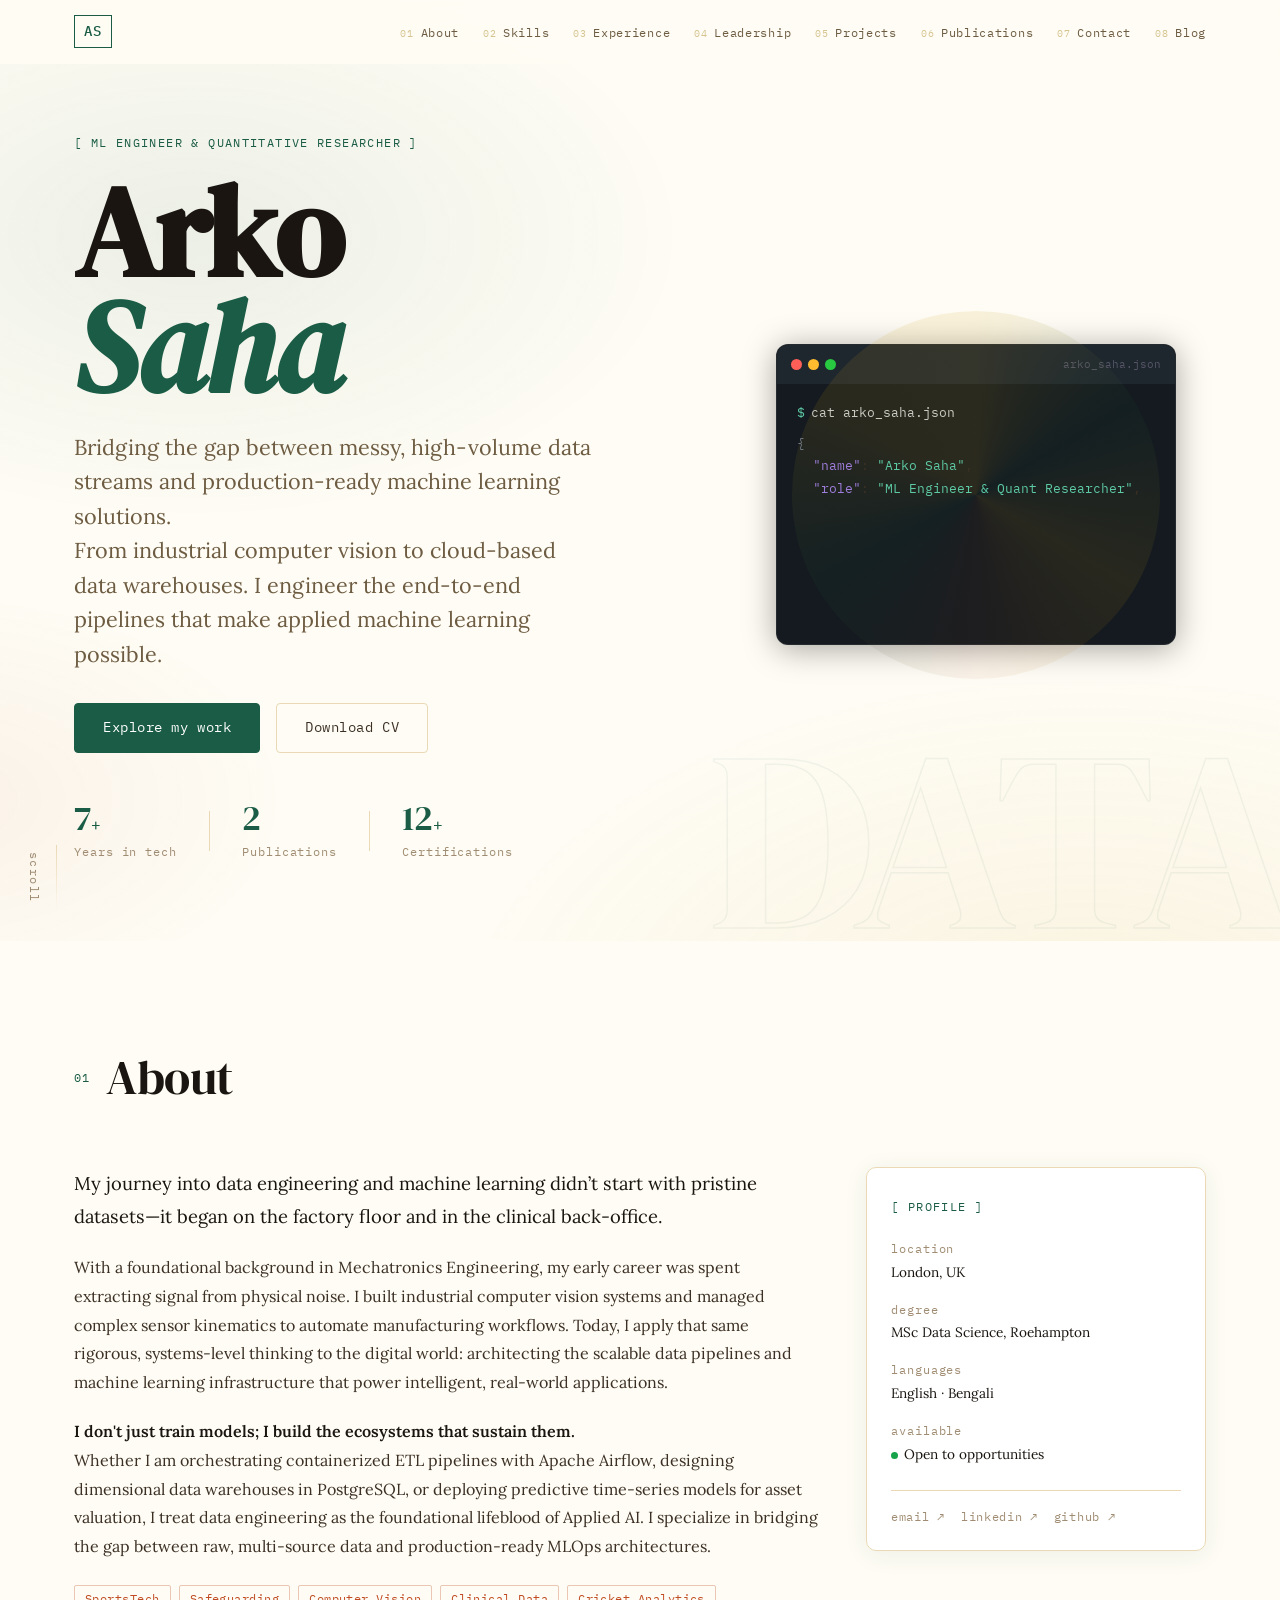
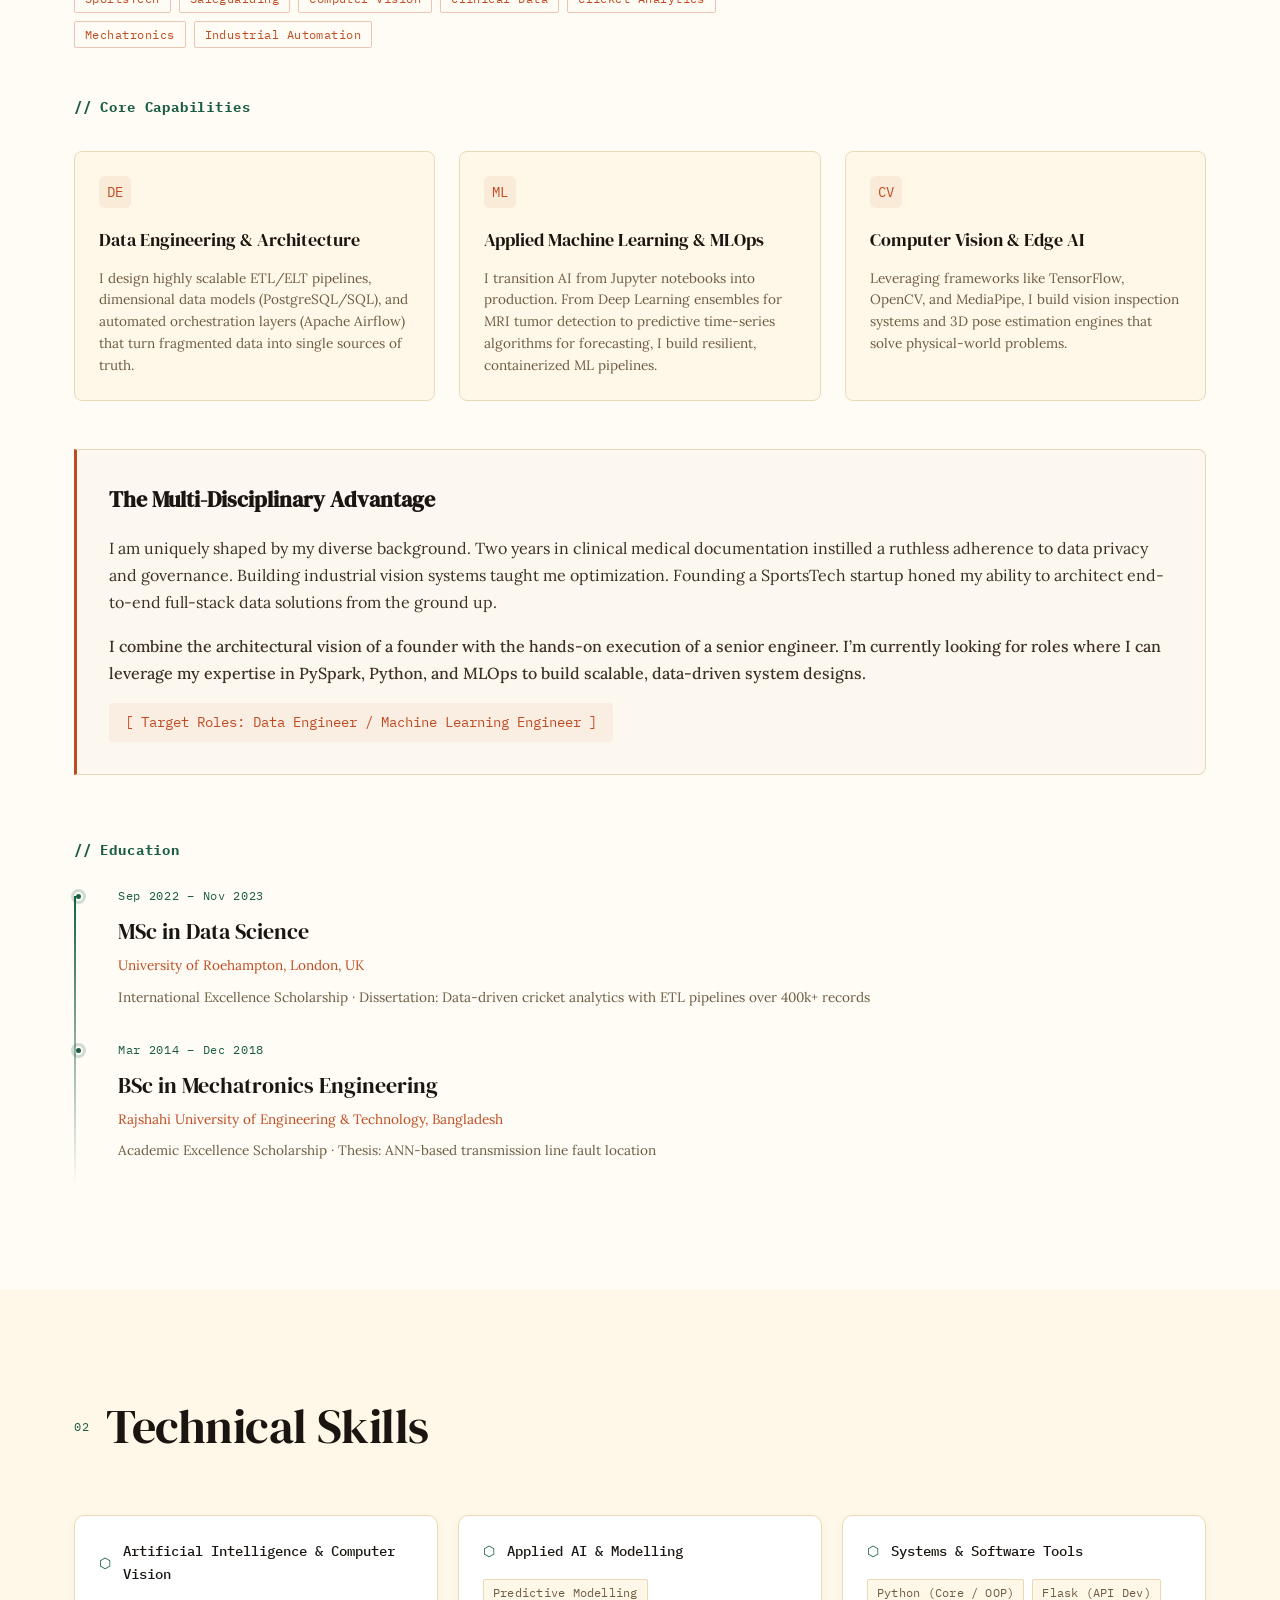
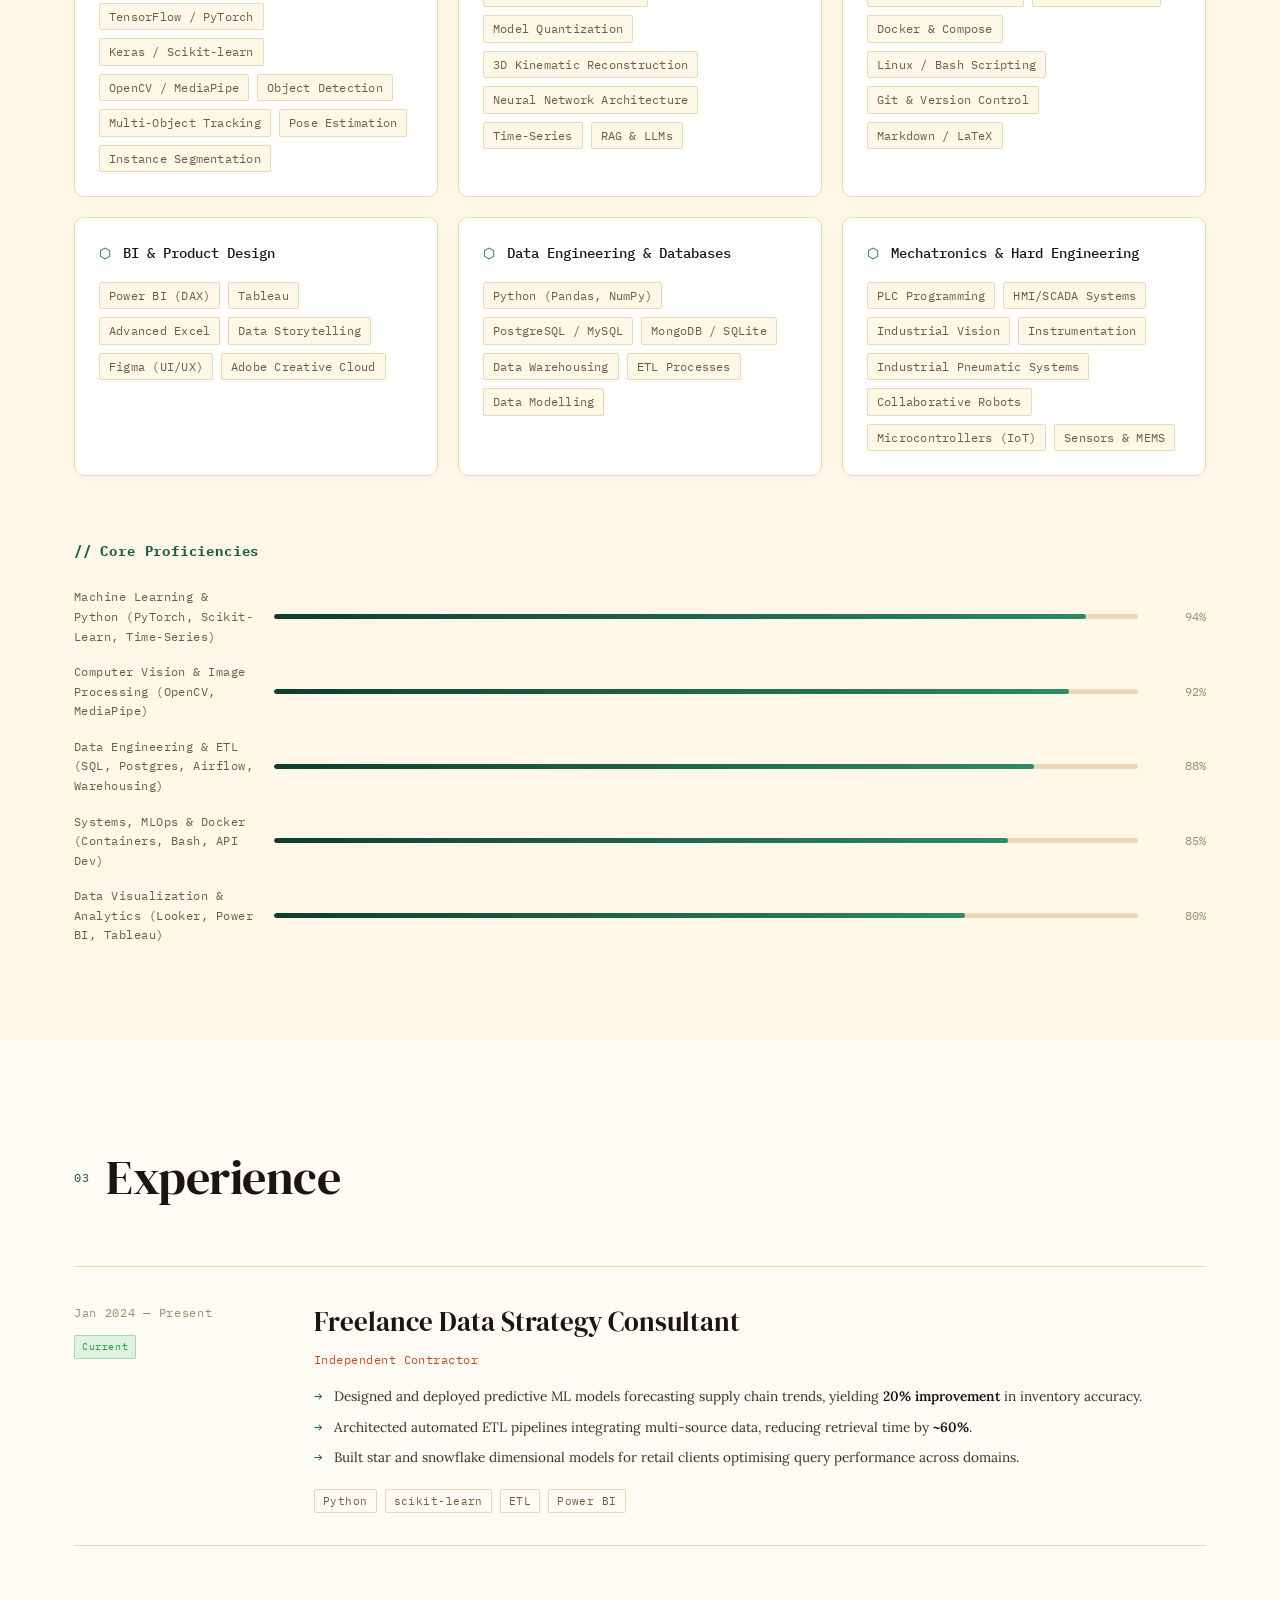
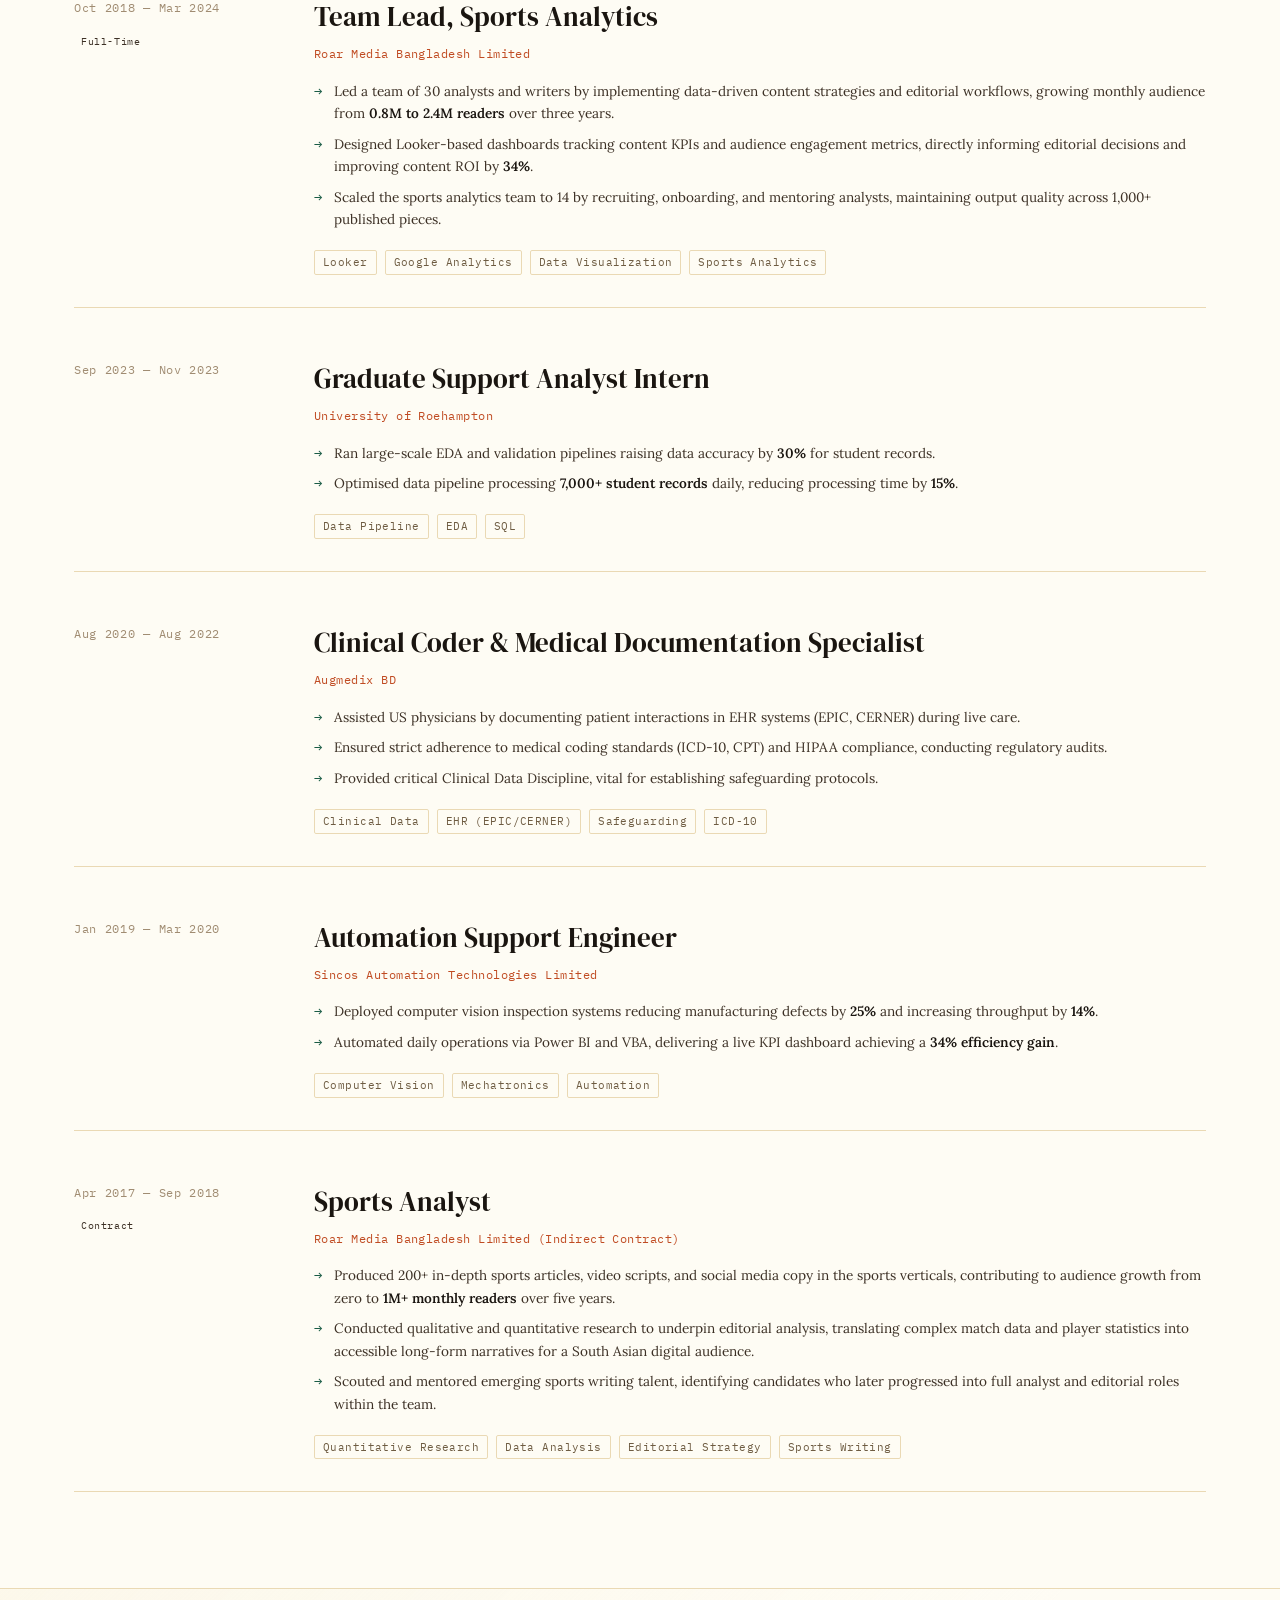
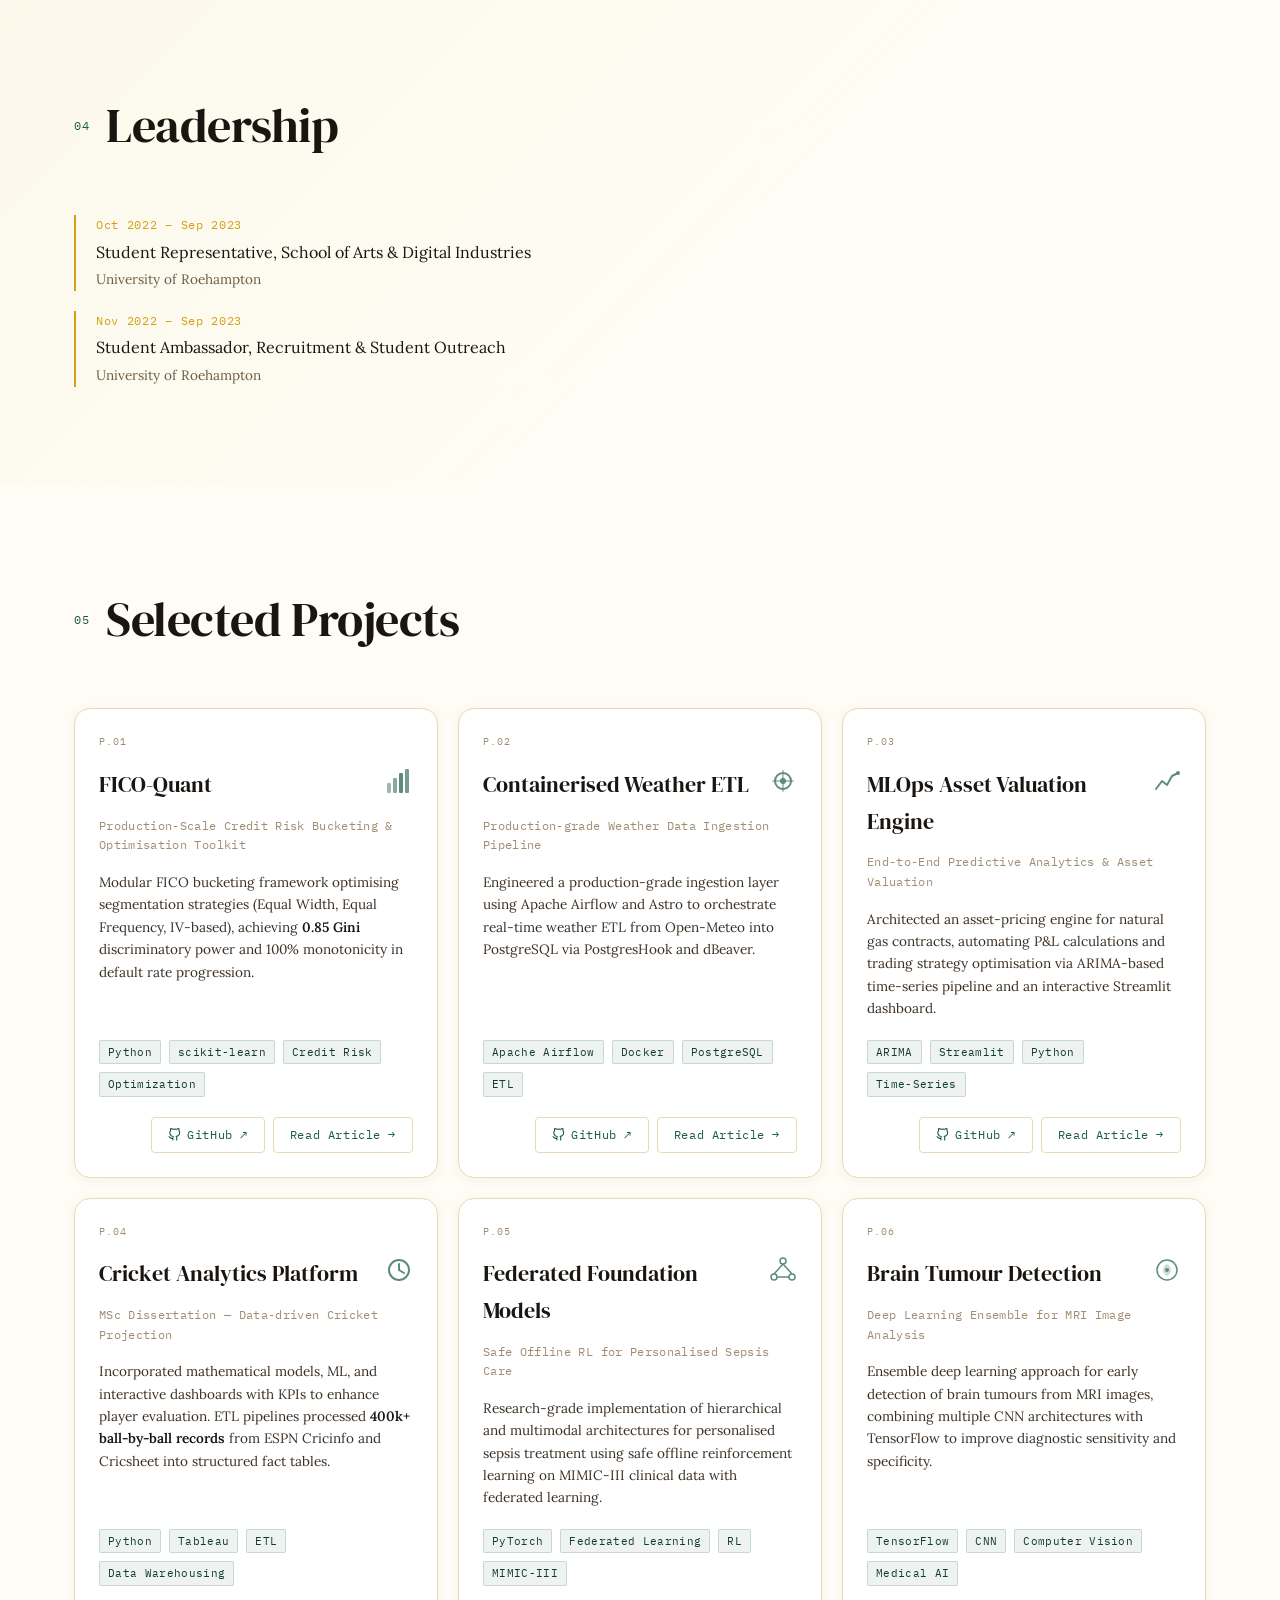
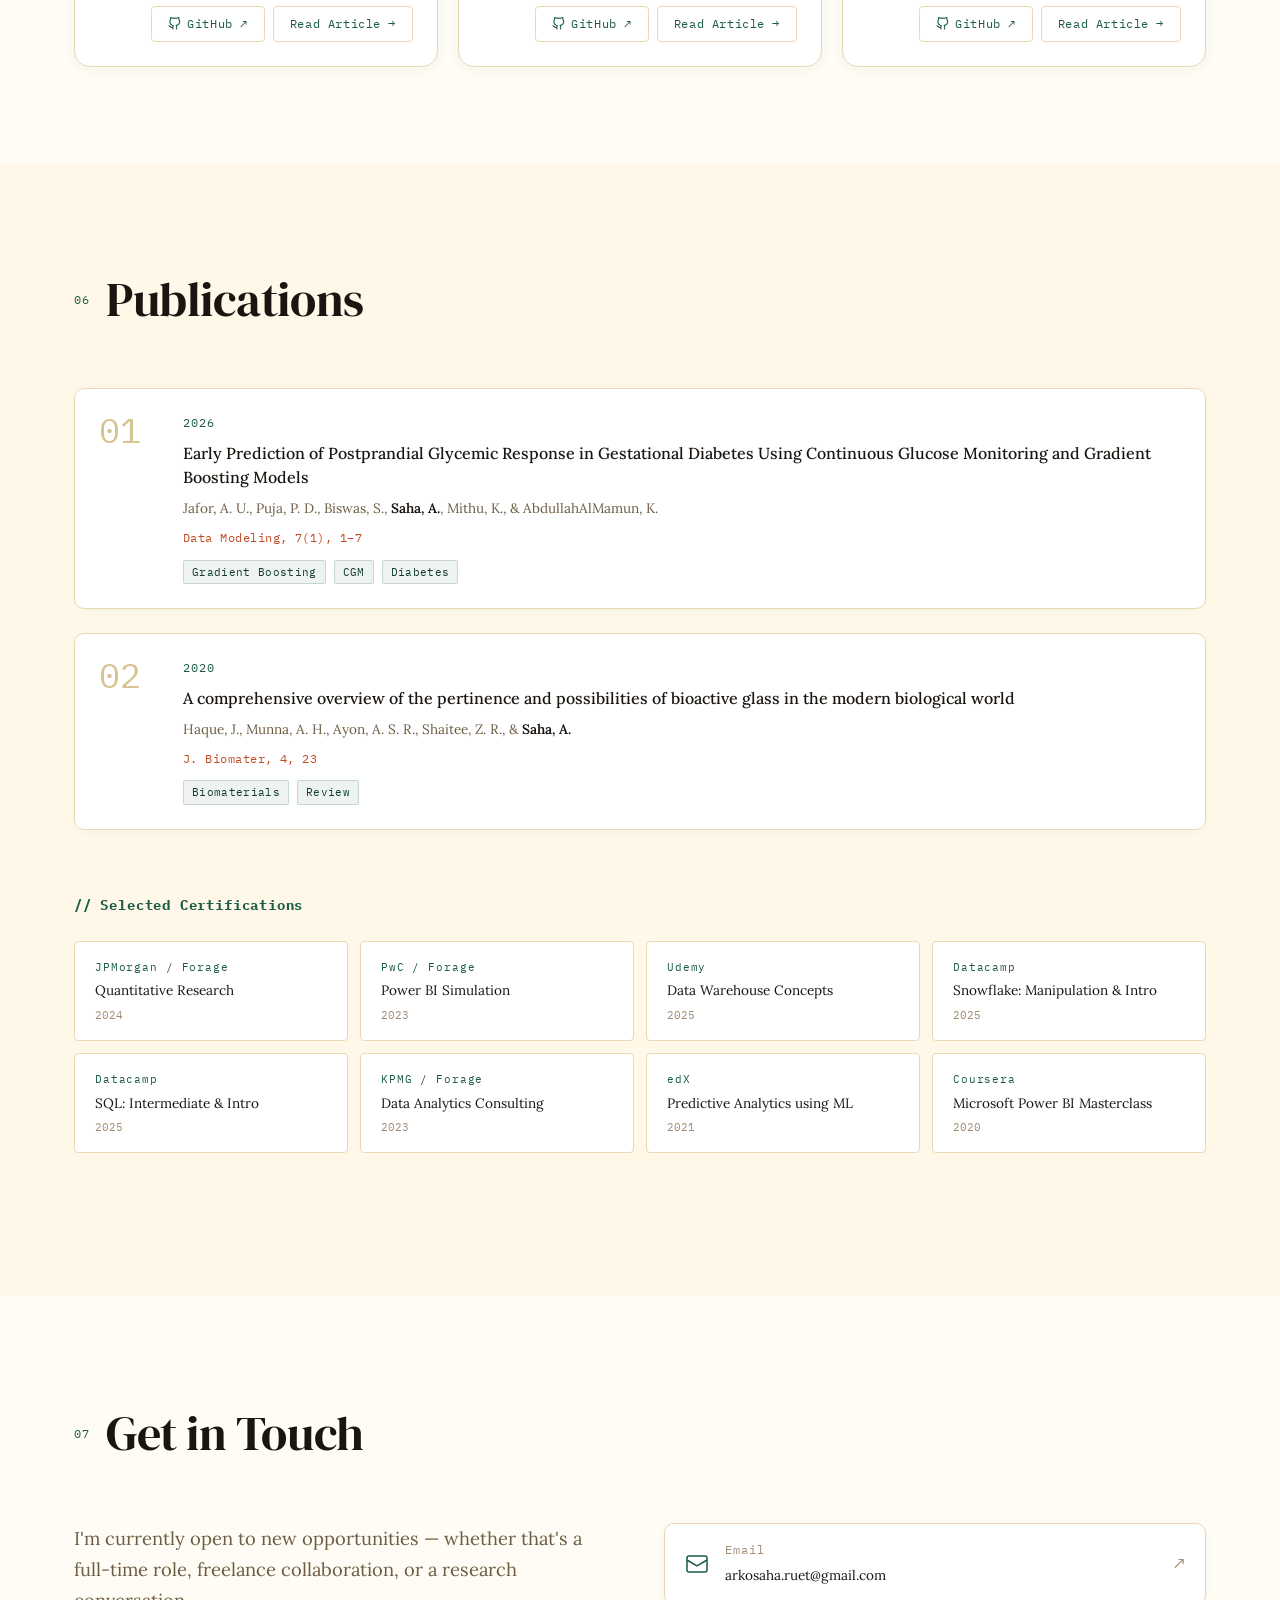
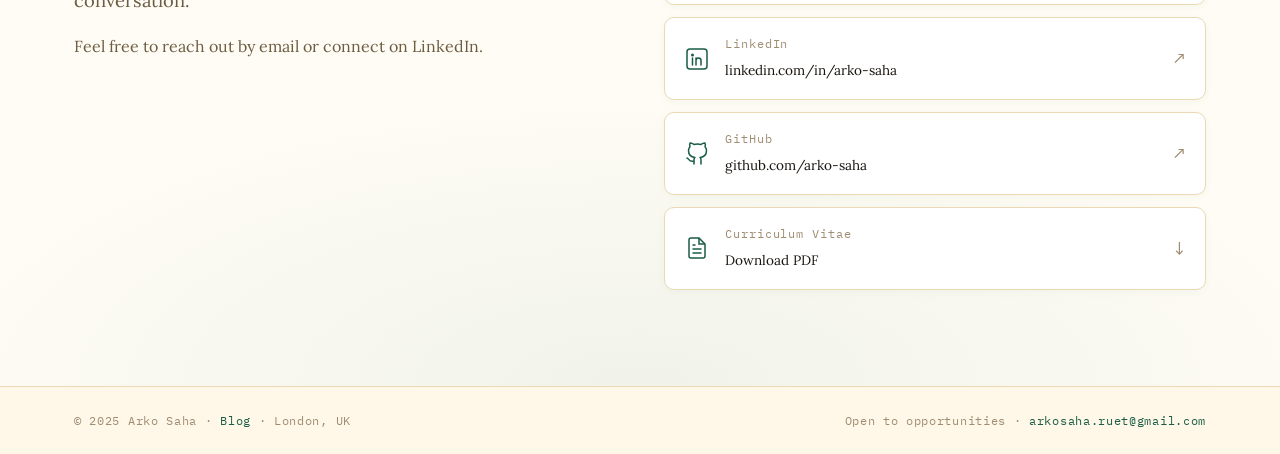
<file: index.html>
<!DOCTYPE html>
<html lang="en">
<head>
  <meta charset="UTF-8" />
  <meta name="viewport" content="width=device-width, initial-scale=1.0" />
  <title>Arko Saha — ML Engineer &amp; Quantitative Researcher</title>
  <meta name="description" content="Portfolio of Arko Saha — ML Engineer &amp; Quantitative Researcher, specialising in Machine Learning, Deep Learning, MLOps, Clinical Data, and Quantitative Finance." />

  <!-- Fonts -->
  <link rel="preconnect" href="https://fonts.googleapis.com" />
  <link rel="preconnect" href="https://fonts.gstatic.com" crossorigin />
  <link href="https://fonts.googleapis.com/css2?family=DM+Serif+Display:ital@0;1&family=IBM+Plex+Mono:wght@300;400;500&family=Lora:ital,wght@0,400;0,500;1,400&display=swap" rel="stylesheet" />

  <link rel="stylesheet" href="style.css" />
</head>
<body>

  <!-- ═══════════════════════════ CURSOR GLOW ═══════════════════════════ -->
  <div class="cursor-glow" id="cursorGlow"></div>

  <!-- ═══════════════════════════ GRID OVERLAY ════════════════════════ -->
  <div class="grid-overlay" aria-hidden="true"></div>

  <!-- ═══════════════════════════ NAV ══════════════════════════════════ -->
  <nav class="nav" id="nav" role="navigation" aria-label="Main navigation">
    <div class="nav-inner">
      <a href="#hero" class="nav-logo" aria-label="Home">
        <span class="nav-logo-monogram">AS</span>
      </a>
      <ul class="nav-links" role="list">
        <li><a href="#about" class="nav-link" data-index="01">About</a></li>
        <li><a href="#skills" class="nav-link" data-index="02">Skills</a></li>
        <li><a href="#experience" class="nav-link" data-index="03">Experience</a></li>
        <li><a href="#leadership" class="nav-link" data-index="04">Leadership</a></li>
        <li><a href="#projects" class="nav-link" data-index="05">Projects</a></li>
        <li><a href="#publications" class="nav-link" data-index="06">Publications</a></li>
        <li><a href="#contact" class="nav-link" data-index="07">Contact</a></li>
        <li><a href="blog.html" class="nav-link" data-index="08">Blog</a></li>
      </ul>
      <button class="nav-toggle" id="navToggle" aria-label="Toggle navigation" aria-expanded="false">
        <span></span><span></span><span></span>
      </button>
    </div>
  </nav>

  <!-- Mobile nav drawer -->
  <div class="nav-drawer" id="navDrawer" aria-hidden="true">
    <ul role="list">
      <li><a href="#about" class="drawer-link">01 — About</a></li>
      <li><a href="#skills" class="drawer-link">02 — Skills</a></li>
      <li><a href="#experience" class="drawer-link">03 — Experience</a></li>
      <li><a href="#leadership" class="drawer-link">04 — Leadership</a></li>
      <li><a href="#projects" class="drawer-link">05 — Projects</a></li>
      <li><a href="#publications" class="drawer-link">06 — Publications</a></li>
      <li><a href="#contact" class="drawer-link">07 — Contact</a></li>
      <li><a href="blog.html" class="drawer-link">08 — Blog</a></li>
    </ul>
  </div>

  <main id="main-content">

    <!-- ═══════════════════════════ HERO ════════════════════════════════ -->
    <section id="hero" class="hero" aria-label="Introduction">
      <div class="hero-bg-text" aria-hidden="true">DATA</div>

      <div class="hero-content">

        <!-- LEFT: text content -->
        <div class="hero-left">
          <div class="hero-label reveal-up" style="animation-delay:.1s">
            <span class="mono label-tag">[ ML Engineer &amp; Quantitative Researcher ]</span>
          </div>

          <h1 class="hero-name reveal-up" style="animation-delay:.25s">
            Arko<br /><em>Saha</em>
          </h1>

          <p class="hero-tagline reveal-up" style="animation-delay:.4s">
  Bridging the gap between messy, high-volume data streams and production-ready machine learning solutions. <br class="br-md"/>
  From industrial computer vision to cloud-based data warehouses. I engineer the end-to-end pipelines that make applied machine learning possible. </p>

          <div class="hero-cta reveal-up" style="animation-delay:.55s">
            <a href="#about" class="btn btn-primary">Explore my work</a>
            <a href="CV_Arko_Saha.pdf" class="btn btn-ghost" target="_blank" rel="noopener">Download CV</a>
          </div>

          <div class="hero-stats reveal-up" style="animation-delay:.7s" aria-label="Key stats">
            <div class="hero-stat">
              <span class="stat-num" data-target="7">0</span><span class="stat-unit">+</span>
              <span class="stat-label">Years in tech</span>
            </div>
            <div class="hero-stat-divider" aria-hidden="true"></div>
            <div class="hero-stat">
              <span class="stat-num" data-target="2">0</span>
              <span class="stat-label">Publications</span>
            </div>
            <div class="hero-stat-divider" aria-hidden="true"></div>
            <div class="hero-stat">
              <span class="stat-num" data-target="12">0</span><span class="stat-unit">+</span>
              <span class="stat-label">Certifications</span>
            </div>
          </div>
        </div><!-- /hero-left -->

        <!-- RIGHT: animated terminal -->
        <div class="hero-visual reveal-up" style="animation-delay:.5s" aria-label="Profile summary terminal">
          <div class="hero-terminal">
            <div class="hero-terminal__bar" aria-hidden="true">
              <span class="hero-terminal__dot hero-terminal__dot--red"></span>
              <span class="hero-terminal__dot hero-terminal__dot--amber"></span>
              <span class="hero-terminal__dot hero-terminal__dot--green"></span>
              <span class="hero-terminal__title mono">arko_saha.json</span>
            </div>
            <div class="hero-terminal__body" id="terminalBody" aria-live="polite">
              <div class="hero-terminal__line">
                <span class="hero-terminal__prompt">$</span>
                <span class="hero-terminal__cmd"> cat arko_saha.json</span>
              </div>
              <pre class="hero-terminal__json" id="terminalJson"></pre>
              <div class="hero-terminal__line hero-terminal__line--cursor" id="terminalCursorLine" style="display:none">
                <span class="hero-terminal__prompt">$</span>
                <span class="hero-terminal__cursor" aria-hidden="true"></span>
              </div>
            </div>
          </div>
        </div><!-- /hero-visual -->

      </div><!-- /hero-content -->

      <div class="hero-scroll-hint" aria-hidden="true">
        <span class="mono">scroll</span>
        <div class="scroll-line"></div>
      </div>
    </section>

    <!-- ═══════════════════════════ ABOUT ═══════════════════════════════ -->
    <section id="about" class="section about-section" aria-labelledby="about-heading">
      <div class="container">
        <div class="section-header">
          <span class="mono section-num">01</span>
          <h2 id="about-heading" class="section-title">About</h2>
          <div class="section-rule" aria-hidden="true"></div>
        </div>

        <div class="about-grid">
          <div class="about-text">
            <p class="about-lead reveal-up">
              My journey into data engineering and machine learning didn’t start with pristine datasets—it began on the factory floor and in the clinical back-office.
            </p>
            <p class="reveal-up" style="animation-delay:.1s">
              With a foundational background in Mechatronics Engineering, my early career was spent extracting signal from physical noise. I built industrial computer vision systems and managed complex sensor kinematics to automate manufacturing workflows. Today, I apply that same rigorous, systems-level thinking to the digital world: architecting the scalable data pipelines and machine learning infrastructure that power intelligent, real-world applications.
            </p>
            <p class="reveal-up" style="animation-delay:.2s">
              <strong>I don't just train models; I build the ecosystems that sustain them.</strong><br/>
              Whether I am orchestrating containerized ETL pipelines with Apache Airflow, designing dimensional data warehouses in PostgreSQL, or deploying predictive time-series models for asset valuation, I treat data engineering as the foundational lifeblood of Applied AI. I specialize in bridging the gap between raw, multi-source data and production-ready MLOps architectures.
            </p>

            <div class="about-badges reveal-up" style="animation-delay:.3s">
              <span class="badge">SportsTech</span>
              <span class="badge">Safeguarding</span>
              <span class="badge">Computer Vision</span>
              <span class="badge">Clinical Data</span>
              <span class="badge">Cricket Analytics</span>
              <span class="badge">Mechatronics</span>
              <span class="badge">Industrial Automation</span>
            </div>
          </div>

          <div class="about-card reveal-up" style="animation-delay:.15s">
            <div class="about-card-header">
              <span class="mono label-tag">[ profile ]</span>
            </div>
            <ul class="about-details" role="list">
              <li>
                <span class="mono detail-key">location</span>
                <span class="detail-val">London, UK</span>
              </li>
              <li>
                <span class="mono detail-key">degree</span>
                <span class="detail-val">MSc Data Science, Roehampton</span>
              </li>
              <li>
                <span class="mono detail-key">languages</span>
                <span class="detail-val">English · Bengali</span>
              </li>
              <li>
                <span class="mono detail-key">available</span>
                <span class="detail-val available-dot">Open to opportunities</span>
              </li>
            </ul>
            <div class="about-card-links">
              <a href="mailto:arkosaha.ruet@gmail.com" class="card-link mono" aria-label="Email Arko">email ↗</a>
              <a href="https://linkedin.com/in/arko-saha-ds" class="card-link mono" target="_blank" rel="noopener" aria-label="LinkedIn profile">linkedin ↗</a>
              <a href="https://github.com/arko-saha" class="card-link mono" target="_blank" rel="noopener" aria-label="GitHub profile">github ↗</a>
            </div>
          </div>
        </div>

        <h3 class="subsection-title mono about-pillars-title reveal-up" style="animation-delay:.1s">// Core Capabilities</h3>
        <div class="about-pillars-grid">
          <div class="about-pillar-card reveal-up" style="animation-delay:.15s">
            <div class="pillar-card-icon" aria-hidden="true">DE</div>
            <h4 class="pillar-card-title">Data Engineering &amp; Architecture</h4>
            <p class="pillar-card-desc">I design highly scalable ETL/ELT pipelines, dimensional data models (PostgreSQL/SQL), and automated orchestration layers (Apache Airflow) that turn fragmented data into single sources of truth.</p>
          </div>
          <div class="about-pillar-card reveal-up" style="animation-delay:.2s">
            <div class="pillar-card-icon" aria-hidden="true">ML</div>
            <h4 class="pillar-card-title">Applied Machine Learning &amp; MLOps</h4>
            <p class="pillar-card-desc">I transition AI from Jupyter notebooks into production. From Deep Learning ensembles for MRI tumor detection to predictive time-series algorithms for forecasting, I build resilient, containerized ML pipelines.</p>
          </div>
          <div class="about-pillar-card reveal-up" style="animation-delay:.25s">
            <div class="pillar-card-icon" aria-hidden="true">CV</div>
            <h4 class="pillar-card-title">Computer Vision &amp; Edge AI</h4>
            <p class="pillar-card-desc">Leveraging frameworks like TensorFlow, OpenCV, and MediaPipe, I build vision inspection systems and 3D pose estimation engines that solve physical-world problems.</p>
          </div>
        </div>

        <div class="disciplinary-advantage reveal-up" style="animation-delay:.2s">
          <h3 class="disciplinary-title">The Multi-Disciplinary Advantage</h3>
          <p class="disciplinary-text">
            I am uniquely shaped by my diverse background. Two years in clinical medical documentation instilled a ruthless adherence to data privacy and governance. Building industrial vision systems taught me optimization. Founding a SportsTech startup honed my ability to architect end-to-end full-stack data solutions from the ground up.
          </p>
          <p class="disciplinary-text" style="font-weight: 500;">
            I combine the architectural vision of a founder with the hands-on execution of a senior engineer. I’m currently looking for roles where I can leverage my expertise in PySpark, Python, and MLOps to build scalable, data-driven system designs.
          </p>
          <div class="disciplinary-highlight">[ Target Roles: Data Engineer / Machine Learning Engineer ]</div>
        </div>

        <!-- Education timeline -->
        <div class="edu-block reveal-up" style="animation-delay:.2s">
          <h3 class="subsection-title mono">// Education</h3>
          <div class="timeline">
            <div class="timeline-item">
              <div class="timeline-dot" aria-hidden="true"></div>
              <div class="timeline-content">
                <span class="timeline-date mono">Sep 2022 – Nov 2023</span>
                <h4 class="timeline-role">MSc in Data Science</h4>
                <p class="timeline-org">University of Roehampton, London, UK</p>
                <p class="timeline-note">International Excellence Scholarship · Dissertation: Data-driven cricket analytics with ETL pipelines over 400k+ records</p>
              </div>
            </div>
            <div class="timeline-item">
              <div class="timeline-dot" aria-hidden="true"></div>
              <div class="timeline-content">
                <span class="timeline-date mono">Mar 2014 – Dec 2018</span>
                <h4 class="timeline-role">BSc in Mechatronics Engineering</h4>
                <p class="timeline-org">Rajshahi University of Engineering & Technology, Bangladesh</p>
                <p class="timeline-note">Academic Excellence Scholarship · Thesis: ANN-based transmission line fault location</p>
              </div>
            </div>
          </div>
        </div>
      </div>
    </section>

    <!-- ═══════════════════════════ SKILLS ══════════════════════════════ -->
    <section id="skills" class="section skills-section" aria-labelledby="skills-heading">
      <div class="container">
        <div class="section-header">
          <span class="mono section-num">02</span>
          <h2 id="skills-heading" class="section-title">Technical Skills</h2>
          <div class="section-rule" aria-hidden="true"></div>
        </div>

        <div class="skills-grid">
          <div class="skill-category reveal-up" style="animation-delay:.05s">
            <h3 class="skill-cat-title">
              <span class="skill-cat-icon" aria-hidden="true">⬡</span>
              Artificial Intelligence & Computer Vision
            </h3>
            <div class="skill-tags">
              <span class="skill-tag">TensorFlow / PyTorch</span>
              <span class="skill-tag">Keras / Scikit-learn</span>
              <span class="skill-tag">OpenCV / MediaPipe</span>
              <span class="skill-tag">Object Detection</span>
              <span class="skill-tag">Multi-Object Tracking</span>
              <span class="skill-tag">Pose Estimation</span>
              <span class="skill-tag">Instance Segmentation</span>
            </div>
          </div>

          <div class="skill-category reveal-up" style="animation-delay:.1s">
            <h3 class="skill-cat-title">
              <span class="skill-cat-icon" aria-hidden="true">⬡</span>
              Applied AI & Modelling
            </h3>
            <div class="skill-tags">
              <span class="skill-tag">Predictive Modelling</span>
              <span class="skill-tag">Model Quantization</span>
              <span class="skill-tag">3D Kinematic Reconstruction</span>
              <span class="skill-tag">Neural Network Architecture</span>
              <span class="skill-tag">Time-Series</span>
              <span class="skill-tag">RAG & LLMs</span>
            </div>
          </div>

          <div class="skill-category reveal-up" style="animation-delay:.15s">
            <h3 class="skill-cat-title">
              <span class="skill-cat-icon" aria-hidden="true">⬡</span>
              Systems &amp; Software Tools
            </h3>
            <div class="skill-tags">
              <span class="skill-tag">Python (Core / OOP)</span>
              <span class="skill-tag">Flask (API Dev)</span>
              <span class="skill-tag">Docker &amp; Compose</span>
              <span class="skill-tag">Linux / Bash Scripting</span>
              <span class="skill-tag">Git &amp; Version Control</span>
              <span class="skill-tag">Markdown / LaTeX</span>
            </div>
          </div>

          <div class="skill-category reveal-up" style="animation-delay:.2s">
            <h3 class="skill-cat-title">
              <span class="skill-cat-icon" aria-hidden="true">⬡</span>
              BI &amp; Product Design
            </h3>
            <div class="skill-tags">
              <span class="skill-tag">Power BI (DAX)</span>
              <span class="skill-tag">Tableau</span>
              <span class="skill-tag">Advanced Excel</span>
              <span class="skill-tag">Data Storytelling</span>
              <span class="skill-tag">Figma (UI/UX)</span>
              <span class="skill-tag">Adobe Creative Cloud</span>
            </div>
          </div>

          <div class="skill-category reveal-up" style="animation-delay:.25s">
            <h3 class="skill-cat-title">
              <span class="skill-cat-icon" aria-hidden="true">⬡</span>
              Data Engineering &amp; Databases
            </h3>
            <div class="skill-tags">
              <span class="skill-tag">Python (Pandas, NumPy)</span>
              <span class="skill-tag">PostgreSQL / MySQL</span>
              <span class="skill-tag">MongoDB / SQLite</span>
              <span class="skill-tag">Data Warehousing</span>
              <span class="skill-tag">ETL Processes</span>
              <span class="skill-tag">Data Modelling</span>
            </div>
          </div>

          <div class="skill-category reveal-up" style="animation-delay:.3s">
            <h3 class="skill-cat-title">
              <span class="skill-cat-icon" aria-hidden="true">⬡</span>
              Mechatronics &amp; Hard Engineering
            </h3>
            <div class="skill-tags">
              <span class="skill-tag">PLC Programming</span>
              <span class="skill-tag">HMI/SCADA Systems</span>
              <span class="skill-tag">Industrial Vision</span>
              <span class="skill-tag">Instrumentation</span>
              <span class="skill-tag">Industrial Pneumatic Systems</span>
              <span class="skill-tag">Collaborative Robots</span>
              <span class="skill-tag">Microcontrollers (IoT)</span>
              <span class="skill-tag">Sensors &amp; MEMS</span>
            </div>
          </div>
        </div>

        <!-- Proficiency bars -->
        <div class="proficiency-block reveal-up" style="animation-delay:.2s">
          <h3 class="subsection-title mono">// Core Proficiencies</h3>
          <div class="bars">
            <div class="bar-row">
              <span class="bar-label mono">Machine Learning &amp; Python (PyTorch, Scikit-Learn, Time-Series)</span>
              <div class="bar-track" role="progressbar" aria-valuenow="94" aria-valuemin="0" aria-valuemax="100" aria-label="Machine Learning proficiency 94%">
                <div class="bar-fill" data-width="94"></div>
              </div>
              <span class="bar-pct mono">94%</span>
            </div>
            <div class="bar-row">
              <span class="bar-label mono">Computer Vision &amp; Image Processing (OpenCV, MediaPipe)</span>
              <div class="bar-track" role="progressbar" aria-valuenow="92" aria-valuemin="0" aria-valuemax="100" aria-label="Computer Vision proficiency 92%">
                <div class="bar-fill" data-width="92"></div>
              </div>
              <span class="bar-pct mono">92%</span>
            </div>
            <div class="bar-row">
              <span class="bar-label mono">Data Engineering &amp; ETL (SQL, Postgres, Airflow, Warehousing)</span>
              <div class="bar-track" role="progressbar" aria-valuenow="88" aria-valuemin="0" aria-valuemax="100" aria-label="Data Engineering proficiency 88%">
                <div class="bar-fill" data-width="88"></div>
              </div>
              <span class="bar-pct mono">88%</span>
            </div>
            <div class="bar-row">
              <span class="bar-label mono">Systems, MLOps &amp; Docker (Containers, Bash, API Dev)</span>
              <div class="bar-track" role="progressbar" aria-valuenow="85" aria-valuemin="0" aria-valuemax="100" aria-label="Systems &amp; MLOps proficiency 85%">
                <div class="bar-fill" data-width="85"></div>
              </div>
              <span class="bar-pct mono">85%</span>
            </div>
            <div class="bar-row">
              <span class="bar-label mono">Data Visualization &amp; Analytics (Looker, Power BI, Tableau)</span>
              <div class="bar-track" role="progressbar" aria-valuenow="80" aria-valuemin="0" aria-valuemax="100" aria-label="Data Analytics proficiency 80%">
                <div class="bar-fill" data-width="80"></div>
              </div>
              <span class="bar-pct mono">80%</span>
            </div>
          </div>
        </div>
      </div>
    </section>

    <!-- ═══════════════════════════ EXPERIENCE ══════════════════════════ -->
    <section id="experience" class="section experience-section" aria-labelledby="experience-heading">
      <div class="container">
        <div class="section-header">
          <span class="mono section-num">03</span>
          <h2 id="experience-heading" class="section-title">Experience</h2>
          <div class="section-rule" aria-hidden="true"></div>
        </div>

        <div class="exp-timeline">

          <article class="exp-item reveal-up" style="animation-delay:.05s">
            <div class="exp-meta">
              <span class="exp-date mono">Jan 2024 — Present</span>
              <span class="exp-badge current">Current</span>
            </div>
            <div class="exp-body">
              <h3 class="exp-role">Freelance Data Strategy Consultant</h3>
              <p class="exp-org">Independent Contractor</p>
              <ul class="exp-bullets" role="list">
                <li>Designed and deployed predictive ML models forecasting supply chain trends, yielding <strong>20% improvement</strong> in inventory accuracy.</li>
                <li>Architected automated ETL pipelines integrating multi-source data, reducing retrieval time by <strong>~60%</strong>.</li>
                <li>Built star and snowflake dimensional models for retail clients optimising query performance across domains.</li>
              </ul>
              <div class="exp-tags">
                <span class="exp-tag">Python</span>
                <span class="exp-tag">scikit-learn</span>
                <span class="exp-tag">ETL</span>
                <span class="exp-tag">Power BI</span>
              </div>
            </div>
          </article>

          <article class="exp-item reveal-up" style="animation-delay:.08s">
            <div class="exp-meta">
              <span class="exp-date mono">Oct 2018 — Mar 2024</span>
              <span class="exp-badge">Full-Time</span>
            </div>
            <div class="exp-body">
              <h3 class="exp-role">Team Lead, Sports Analytics</h3>
              <p class="exp-org">Roar Media Bangladesh Limited</p>
              <ul class="exp-bullets" role="list">
                <li>Led a team of 30 analysts and writers by implementing data-driven content strategies and editorial workflows, growing monthly audience from <strong>0.8M to 2.4M readers</strong> over three years.</li>
                <li>Designed Looker-based dashboards tracking content KPIs and audience engagement metrics, directly informing editorial decisions and improving content ROI by <strong>34%</strong>.</li>
                <li>Scaled the sports analytics team to 14 by recruiting, onboarding, and mentoring analysts, maintaining output quality across 1,000+ published pieces.</li>
              </ul>
              <div class="exp-tags">
                <span class="exp-tag">Looker</span>
                <span class="exp-tag">Google Analytics</span>
                <span class="exp-tag">Data Visualization</span>
                <span class="exp-tag">Sports Analytics</span>
              </div>
            </div>
          </article>

          <article class="exp-item reveal-up" style="animation-delay:.12s">
            <div class="exp-meta">
              <span class="exp-date mono">Sep 2023 — Nov 2023</span>
            </div>
            <div class="exp-body">
              <h3 class="exp-role">Graduate Support Analyst Intern</h3>
              <p class="exp-org">University of Roehampton</p>
              <ul class="exp-bullets" role="list">
                <li>Ran large-scale EDA and validation pipelines raising data accuracy by <strong>30%</strong> for student records.</li>
                <li>Optimised data pipeline processing <strong>7,000+ student records</strong> daily, reducing processing time by <strong>15%</strong>.</li>
              </ul>
              <div class="exp-tags">
                <span class="exp-tag">Data Pipeline</span>
                <span class="exp-tag">EDA</span>
                <span class="exp-tag">SQL</span>
              </div>
            </div>
          </article>

          <article class="exp-item reveal-up" style="animation-delay:.16s">
            <div class="exp-meta">
              <span class="exp-date mono">Aug 2020 — Aug 2022</span>
            </div>
            <div class="exp-body">
              <h3 class="exp-role">Clinical Coder & Medical Documentation Specialist</h3>
              <p class="exp-org">Augmedix BD</p>
              <ul class="exp-bullets" role="list">
                <li>Assisted US physicians by documenting patient interactions in EHR systems (EPIC, CERNER) during live care.</li>
                <li>Ensured strict adherence to medical coding standards (ICD-10, CPT) and HIPAA compliance, conducting regulatory audits.</li>
                <li>Provided critical Clinical Data Discipline, vital for establishing safeguarding protocols.</li>
              </ul>
              <div class="exp-tags">
                <span class="exp-tag">Clinical Data</span>
                <span class="exp-tag">EHR (EPIC/CERNER)</span>
                <span class="exp-tag">Safeguarding</span>
                <span class="exp-tag">ICD-10</span>
              </div>
            </div>
          </article>

          <article class="exp-item reveal-up" style="animation-delay:.2s">
            <div class="exp-meta">
              <span class="exp-date mono">Jan 2019 — Mar 2020</span>
            </div>
            <div class="exp-body">
              <h3 class="exp-role">Automation Support Engineer</h3>
              <p class="exp-org">Sincos Automation Technologies Limited</p>
              <ul class="exp-bullets" role="list">
                <li>Deployed computer vision inspection systems reducing manufacturing defects by <strong>25%</strong> and increasing throughput by <strong>14%</strong>.</li>
                <li>Automated daily operations via Power BI and VBA, delivering a live KPI dashboard achieving a <strong>34% efficiency gain</strong>.</li>
              </ul>
              <div class="exp-tags">
                <span class="exp-tag">Computer Vision</span>
                <span class="exp-tag">Mechatronics</span>
                <span class="exp-tag">Automation</span>
              </div>
            </div>
          </article>

          <article class="exp-item reveal-up" style="animation-delay:.24s">
            <div class="exp-meta">
              <span class="exp-date mono">Apr 2017 — Sep 2018</span>
              <span class="exp-badge">Contract</span>
            </div>
            <div class="exp-body">
              <h3 class="exp-role">Sports Analyst</h3>
              <p class="exp-org">Roar Media Bangladesh Limited (Indirect Contract)</p>
              <ul class="exp-bullets" role="list">
                <li>Produced 200+ in-depth sports articles, video scripts, and social media copy in the sports verticals, contributing to audience growth from zero to <strong>1M+ monthly readers</strong> over five years.</li>
                <li>Conducted qualitative and quantitative research to underpin editorial analysis, translating complex match data and player statistics into accessible long-form narratives for a South Asian digital audience.</li>
                <li>Scouted and mentored emerging sports writing talent, identifying candidates who later progressed into full analyst and editorial roles within the team.</li>
              </ul>
              <div class="exp-tags">
                <span class="exp-tag">Quantitative Research</span>
                <span class="exp-tag">Data Analysis</span>
                <span class="exp-tag">Editorial Strategy</span>
                <span class="exp-tag">Sports Writing</span>
              </div>
            </div>
          </article>

        </div>
      </div>
    </section>

    <!-- ═══════════════════════════ LEADERSHIP ══════════════════════════ -->
    <section id="leadership" class="section leadership-section" aria-labelledby="leadership-heading">
      <div class="container">
        <div class="section-header">
          <span class="mono section-num">04</span>
          <h2 id="leadership-heading" class="section-title">Leadership</h2>
          <div class="section-rule" aria-hidden="true"></div>
        </div>

        <div class="leadership-items">
          <div class="leadership-item reveal-up" style="animation-delay:.05s">
            <span class="mono ldr-date">Oct 2022 – Sep 2023</span>
            <p class="ldr-role">Student Representative, School of Arts &amp; Digital Industries</p>
            <p class="ldr-org">University of Roehampton</p>
          </div>
          <div class="leadership-item reveal-up" style="animation-delay:.15s">
            <span class="mono ldr-date">Nov 2022 – Sep 2023</span>
            <p class="ldr-role">Student Ambassador, Recruitment &amp; Student Outreach</p>
            <p class="ldr-org">University of Roehampton</p>
          </div>
        </div>
      </div>
    </section>

    <!-- ═══════════════════════════ PROJECTS ════════════════════════════ -->
    <section id="projects" class="section projects-section" aria-labelledby="projects-heading">
      <div class="container">
        <div class="section-header">
          <span class="mono section-num">05</span>
          <h2 id="projects-heading" class="section-title">Selected Projects</h2>
          <div class="section-rule" aria-hidden="true"></div>
        </div>

        <div class="projects-grid">

          <article class="project-card reveal-up" style="animation-delay:.05s">
            <div class="project-card-inner">
              <div class="project-num mono">P.01</div>
              <div class="project-top">
                <h3 class="project-title">FICO-Quant</h3>
                <div class="project-icon" aria-hidden="true">
                  <svg width="28" height="28" viewBox="0 0 28 28" fill="none" xmlns="http://www.w3.org/2000/svg">
                    <rect x="2" y="16" width="4" height="10" rx="1" fill="currentColor" opacity=".6"/>
                    <rect x="8" y="11" width="4" height="15" rx="1" fill="currentColor" opacity=".75"/>
                    <rect x="14" y="6" width="4" height="20" rx="1" fill="currentColor"/>
                    <rect x="20" y="2" width="4" height="24" rx="1" fill="currentColor" opacity=".85"/>
                  </svg>
                </div>
              </div>
              <p class="project-subtitle">Production-Scale Credit Risk Bucketing & Optimisation Toolkit</p>
              <p class="project-desc">Modular FICO bucketing framework optimising segmentation strategies (Equal Width, Equal Frequency, IV-based), achieving <strong>0.85 Gini</strong> discriminatory power and 100% monotonicity in default rate progression.</p>
              <div class="project-footer">
                <div class="project-tags">
                  <span class="ptag">Python</span>
                  <span class="ptag">scikit-learn</span>
                  <span class="ptag">Credit Risk</span>
                  <span class="ptag">Optimization</span>
                </div>
                <div style="display:flex; gap:8px; flex-wrap:wrap; margin-top:8px; width:100%; justify-content:flex-end;">
                  <a href="https://github.com/arko-saha/FICO-Score-Bucket" target="_blank" rel="noopener" class="btn-project" aria-label="View FICO-Quant on GitHub">
                    <svg width="13" height="13" viewBox="0 0 24 24" fill="none" stroke="currentColor" stroke-width="2" stroke-linecap="round" stroke-linejoin="round"><path d="M9 19c-5 1.5-5-2.5-7-3m14 6v-3.87a3.37 3.37 0 0 0-.94-2.61c3.14-.35 6.44-1.54 6.44-7A5.44 5.44 0 0 0 20 4.77 5.07 5.07 0 0 0 19.91 1S18.73.65 16 2.48a13.38 13.38 0 0 0-7 0C6.27.65 5.09 1 5.09 1A5.07 5.07 0 0 0 5 4.77a5.44 5.44 0 0 0-1.5 3.78c0 5.42 3.3 6.61 6.44 7A3.37 3.37 0 0 0 9 18.13V22"/></svg>
                    GitHub ↗
                  </a>
                  <a href="post-fico-bucketing.html" class="btn-project" aria-label="Read FICO-Quant Article">
                    Read Article →
                  </a>
                </div>
              </div>
            </div>
          </article>

          <article class="project-card reveal-up" style="animation-delay:.12s">
            <div class="project-card-inner">
              <div class="project-num mono">P.02</div>
              <div class="project-top">
                <h3 class="project-title">Containerised Weather ETL</h3>
                <div class="project-icon" aria-hidden="true">
                  <svg width="28" height="28" viewBox="0 0 28 28" fill="none" xmlns="http://www.w3.org/2000/svg">
                    <path d="M14 4 L14 24 M4 14 L24 14" stroke="currentColor" stroke-width="2" stroke-linecap="round" opacity=".5"/>
                    <circle cx="14" cy="14" r="8" stroke="currentColor" stroke-width="2"/>
                    <circle cx="14" cy="14" r="3" fill="currentColor"/>
                  </svg>
                </div>
              </div>
              <p class="project-subtitle">Production-grade Weather Data Ingestion Pipeline</p>
              <p class="project-desc">Engineered a production-grade ingestion layer using Apache Airflow and Astro to orchestrate real-time weather ETL from Open-Meteo into PostgreSQL via PostgresHook and dBeaver.</p>
              <div class="project-footer">
                <div class="project-tags">
                  <span class="ptag">Apache Airflow</span>
                  <span class="ptag">Docker</span>
                  <span class="ptag">PostgreSQL</span>
                  <span class="ptag">ETL</span>
                </div>
                <div style="display:flex; gap:8px; flex-wrap:wrap; margin-top:8px; width:100%; justify-content:flex-end;">
                  <a href="https://github.com/arko-saha/Building-End-To-End-ETL-Pipeline-For-Weather-Monitoring-Using-AirFlow-And-Astro" target="_blank" rel="noopener" class="btn-project" aria-label="View Weather ETL on GitHub">
                    <svg width="13" height="13" viewBox="0 0 24 24" fill="none" stroke="currentColor" stroke-width="2" stroke-linecap="round" stroke-linejoin="round"><path d="M9 19c-5 1.5-5-2.5-7-3m14 6v-3.87a3.37 3.37 0 0 0-.94-2.61c3.14-.35 6.44-1.54 6.44-7A5.44 5.44 0 0 0 20 4.77 5.07 5.07 0 0 0 19.91 1S18.73.65 16 2.48a13.38 13.38 0 0 0-7 0C6.27.65 5.09 1 5.09 1A5.07 5.07 0 0 0 5 4.77a5.44 5.44 0 0 0-1.5 3.78c0 5.42 3.3 6.61 6.44 7A3.37 3.37 0 0 0 9 18.13V22"/></svg>
                    GitHub ↗
                  </a>
                  <a href="post-airflow-docker.html" class="btn-project" aria-label="Read Weather ETL Article">
                    Read Article →
                  </a>
                </div>
              </div>
            </div>
          </article>

          <article class="project-card reveal-up" style="animation-delay:.19s">
            <div class="project-card-inner">
              <div class="project-num mono">P.03</div>
              <div class="project-top">
                <h3 class="project-title">MLOps Asset Valuation Engine</h3>
                <div class="project-icon" aria-hidden="true">
                  <svg width="28" height="28" viewBox="0 0 28 28" fill="none" xmlns="http://www.w3.org/2000/svg">
                    <polyline points="3,22 9,14 14,18 19,9 25,6" stroke="currentColor" stroke-width="2" stroke-linecap="round" stroke-linejoin="round" fill="none"/>
                    <circle cx="25" cy="6" r="2" fill="currentColor"/>
                  </svg>
                </div>
              </div>
              <p class="project-subtitle">End-to-End Predictive Analytics & Asset Valuation</p>
              <p class="project-desc">Architected an asset-pricing engine for natural gas contracts, automating P&L calculations and trading strategy optimisation via ARIMA-based time-series pipeline and an interactive Streamlit dashboard.</p>
              <div class="project-footer">
                <div class="project-tags">
                  <span class="ptag">ARIMA</span>
                  <span class="ptag">Streamlit</span>
                  <span class="ptag">Python</span>
                  <span class="ptag">Time-Series</span>
                </div>
                <div style="display:flex; gap:8px; flex-wrap:wrap; margin-top:8px; width:100%; justify-content:flex-end;">
                  <a href="https://github.com/arko-saha/Prototype-Pricing-Model" target="_blank" rel="noopener" class="btn-project" aria-label="View MLOps Asset Valuation on GitHub">
                    <svg width="13" height="13" viewBox="0 0 24 24" fill="none" stroke="currentColor" stroke-width="2" stroke-linecap="round" stroke-linejoin="round"><path d="M9 19c-5 1.5-5-2.5-7-3m14 6v-3.87a3.37 3.37 0 0 0-.94-2.61c3.14-.35 6.44-1.54 6.44-7A5.44 5.44 0 0 0 20 4.77 5.07 5.07 0 0 0 19.91 1S18.73.65 16 2.48a13.38 13.38 0 0 0-7 0C6.27.65 5.09 1 5.09 1A5.07 5.07 0 0 0 5 4.77a5.44 5.44 0 0 0-1.5 3.78c0 5.42 3.3 6.61 6.44 7A3.37 3.37 0 0 0 9 18.13V22"/></svg>
                    GitHub ↗
                  </a>
                  <a href="post-asset-valuation.html" class="btn-project" aria-label="Read MLOps Asset Valuation Article">
                    Read Article →
                  </a>
                </div>
              </div>
            </div>
          </article>

          <article class="project-card reveal-up" style="animation-delay:.26s">
            <div class="project-card-inner">
              <div class="project-num mono">P.04</div>
              <div class="project-top">
                <h3 class="project-title">Cricket Analytics Platform</h3>
                <div class="project-icon" aria-hidden="true">
                  <svg width="28" height="28" viewBox="0 0 28 28" fill="none" xmlns="http://www.w3.org/2000/svg">
                    <circle cx="14" cy="14" r="10" stroke="currentColor" stroke-width="2"/>
                    <path d="M14 8 L14 14 L19 17" stroke="currentColor" stroke-width="2" stroke-linecap="round"/>
                  </svg>
                </div>
              </div>
              <p class="project-subtitle">MSc Dissertation — Data-driven Cricket Projection</p>
              <p class="project-desc">Incorporated mathematical models, ML, and interactive dashboards with KPIs to enhance player evaluation. ETL pipelines processed <strong>400k+ ball-by-ball records</strong> from ESPN Cricinfo and Cricsheet into structured fact tables.</p>
              <div class="project-footer">
                <div class="project-tags">
                  <span class="ptag">Python</span>
                  <span class="ptag">Tableau</span>
                  <span class="ptag">ETL</span>
                  <span class="ptag">Data Warehousing</span>
                </div>
                <div style="display:flex; gap:8px; flex-wrap:wrap; margin-top:8px; width:100%; justify-content:flex-end;">
                  <a href="https://github.com/arko-saha/Beyond-Instinct-Data-driven-Cricket-Projection" target="_blank" rel="noopener" class="btn-project" aria-label="View Cricket Analytics on GitHub">
                    <svg width="13" height="13" viewBox="0 0 24 24" fill="none" stroke="currentColor" stroke-width="2" stroke-linecap="round" stroke-linejoin="round"><path d="M9 19c-5 1.5-5-2.5-7-3m14 6v-3.87a3.37 3.37 0 0 0-.94-2.61c3.14-.35 6.44-1.54 6.44-7A5.44 5.44 0 0 0 20 4.77 5.07 5.07 0 0 0 19.91 1S18.73.65 16 2.48a13.38 13.38 0 0 0-7 0C6.27.65 5.09 1 5.09 1A5.07 5.07 0 0 0 5 4.77a5.44 5.44 0 0 0-1.5 3.78c0 5.42 3.3 6.61 6.44 7A3.37 3.37 0 0 0 9 18.13V22"/></svg>
                    GitHub ↗
                  </a>
                  <a href="post-cricket-analytics.html" class="btn-project" aria-label="Read Cricket Analytics Article">
                    Read Article →
                  </a>
                </div>
              </div>
            </div>
          </article>

          <article class="project-card reveal-up" style="animation-delay:.33s">
            <div class="project-card-inner">
              <div class="project-num mono">P.05</div>
              <div class="project-top">
                <h3 class="project-title">Federated Foundation Models</h3>
                <div class="project-icon" aria-hidden="true">
                  <svg width="28" height="28" viewBox="0 0 28 28" fill="none" xmlns="http://www.w3.org/2000/svg">
                    <circle cx="14" cy="5" r="3" stroke="currentColor" stroke-width="1.5"/>
                    <circle cx="5" cy="21" r="3" stroke="currentColor" stroke-width="1.5"/>
                    <circle cx="23" cy="21" r="3" stroke="currentColor" stroke-width="1.5"/>
                    <line x1="14" y1="8" x2="5" y2="18" stroke="currentColor" stroke-width="1.5"/>
                    <line x1="14" y1="8" x2="23" y2="18" stroke="currentColor" stroke-width="1.5"/>
                    <line x1="8" y1="21" x2="20" y2="21" stroke="currentColor" stroke-width="1.5"/>
                  </svg>
                </div>
              </div>
              <p class="project-subtitle">Safe Offline RL for Personalised Sepsis Care</p>
              <p class="project-desc">Research-grade implementation of hierarchical and multimodal architectures for personalised sepsis treatment using safe offline reinforcement learning on MIMIC-III clinical data with federated learning.</p>
              <div class="project-footer">
                <div class="project-tags">
                  <span class="ptag">PyTorch</span>
                  <span class="ptag">Federated Learning</span>
                  <span class="ptag">RL</span>
                  <span class="ptag">MIMIC-III</span>
                </div>
                <div style="display:flex; gap:8px; flex-wrap:wrap; margin-top:8px; width:100%; justify-content:flex-end;">
                  <a href="https://github.com/arko-saha/Clinical-Intelligence-MIMIC-III" target="_blank" rel="noopener" class="btn-project" aria-label="View Federated Foundation Models on GitHub">
                    <svg width="13" height="13" viewBox="0 0 24 24" fill="none" stroke="currentColor" stroke-width="2" stroke-linecap="round" stroke-linejoin="round"><path d="M9 19c-5 1.5-5-2.5-7-3m14 6v-3.87a3.37 3.37 0 0 0-.94-2.61c3.14-.35 6.44-1.54 6.44-7A5.44 5.44 0 0 0 20 4.77 5.07 5.07 0 0 0 19.91 1S18.73.65 16 2.48a13.38 13.38 0 0 0-7 0C6.27.65 5.09 1 5.09 1A5.07 5.07 0 0 0 5 4.77a5.44 5.44 0 0 0-1.5 3.78c0 5.42 3.3 6.61 6.44 7A3.37 3.37 0 0 0 9 18.13V22"/></svg>
                    GitHub ↗
                  </a>
                  <a href="post-federated-learning.html" class="btn-project" aria-label="Read Federated Foundation Models Article">
                    Read Article →
                  </a>
                </div>
              </div>
            </div>
          </article>

          <article class="project-card reveal-up" style="animation-delay:.4s">
            <div class="project-card-inner">
              <div class="project-num mono">P.06</div>
              <div class="project-top">
                <h3 class="project-title">Brain Tumour Detection</h3>
                <div class="project-icon" aria-hidden="true">
                  <svg width="28" height="28" viewBox="0 0 28 28" fill="none" xmlns="http://www.w3.org/2000/svg">
                    <path d="M14 4 C8.5 4 4 8.5 4 14 C4 19.5 8.5 24 14 24 C19.5 24 24 19.5 24 14 C24 8.5 19.5 4 14 4Z" stroke="currentColor" stroke-width="1.5"/>
                    <path d="M14 8 C14 8 10 10 10 14 C10 18 14 20 14 20 C14 20 18 18 18 14 C18 10 14 8 14 8Z" fill="currentColor" opacity=".3"/>
                    <circle cx="14" cy="14" r="2" fill="currentColor"/>
                  </svg>
                </div>
              </div>
              <p class="project-subtitle">Deep Learning Ensemble for MRI Image Analysis</p>
              <p class="project-desc">Ensemble deep learning approach for early detection of brain tumours from MRI images, combining multiple CNN architectures with TensorFlow to improve diagnostic sensitivity and specificity.</p>
              <div class="project-footer">
                <div class="project-tags">
                  <span class="ptag">TensorFlow</span>
                  <span class="ptag">CNN</span>
                  <span class="ptag">Computer Vision</span>
                  <span class="ptag">Medical AI</span>
                </div>
                <div style="display:flex; gap:8px; flex-wrap:wrap; margin-top:8px; width:100%; justify-content:flex-end;">
                  <a href="https://github.com/arko-saha/NeuroScan-AI" target="_blank" rel="noopener" class="btn-project" aria-label="View Brain Tumour Detection on GitHub">
                    <svg width="13" height="13" viewBox="0 0 24 24" fill="none" stroke="currentColor" stroke-width="2" stroke-linecap="round" stroke-linejoin="round"><path d="M9 19c-5 1.5-5-2.5-7-3m14 6v-3.87a3.37 3.37 0 0 0-.94-2.61c3.14-.35 6.44-1.54 6.44-7A5.44 5.44 0 0 0 20 4.77 5.07 5.07 0 0 0 19.91 1S18.73.65 16 2.48a13.38 13.38 0 0 0-7 0C6.27.65 5.09 1 5.09 1A5.07 5.07 0 0 0 5 4.77a5.44 5.44 0 0 0-1.5 3.78c0 5.42 3.3 6.61 6.44 7A3.37 3.37 0 0 0 9 18.13V22"/></svg>
                    GitHub ↗
                  </a>
                  <a href="post-brain-tumour-detection.html" class="btn-project" aria-label="Read Brain Tumour Detection Article">
                    Read Article →
                  </a>
                </div>
              </div>
            </div>
          </article>

        </div>
      </div>
    </section>

    <!-- ═══════════════════════════ PUBLICATIONS ═════════════════════════ -->
    <section id="publications" class="section publications-section" aria-labelledby="pubs-heading">
      <div class="container">
        <div class="section-header">
          <span class="mono section-num">06</span>
          <h2 id="pubs-heading" class="section-title">Publications</h2>
          <div class="section-rule" aria-hidden="true"></div>
        </div>

        <div class="pubs-grid">
          <article class="pub-card reveal-up" style="animation-delay:.05s">
            <div class="pub-num mono">01</div>
            <div class="pub-body">
              <span class="pub-year mono">2026</span>
              <h3 class="pub-title">Early Prediction of Postprandial Glycemic Response in Gestational Diabetes Using Continuous Glucose Monitoring and Gradient Boosting Models</h3>
              <p class="pub-authors">Jafor, A. U., Puja, P. D., Biswas, S., <strong>Saha, A.</strong>, Mithu, K., & AbdullahAlMamun, K.</p>
              <p class="pub-journal mono">Data Modeling, 7(1), 1–7</p>
              <div class="pub-tags">
                <span class="ptag">Gradient Boosting</span>
                <span class="ptag">CGM</span>
                <span class="ptag">Diabetes</span>
              </div>
            </div>
          </article>

          <article class="pub-card reveal-up" style="animation-delay:.12s">
            <div class="pub-num mono">02</div>
            <div class="pub-body">
              <span class="pub-year mono">2020</span>
              <h3 class="pub-title">A comprehensive overview of the pertinence and possibilities of bioactive glass in the modern biological world</h3>
              <p class="pub-authors">Haque, J., Munna, A. H., Ayon, A. S. R., Shaitee, Z. R., & <strong>Saha, A.</strong></p>
              <p class="pub-journal mono">J. Biomater, 4, 23</p>
              <div class="pub-tags">
                <span class="ptag">Biomaterials</span>
                <span class="ptag">Review</span>
              </div>
            </div>
          </article>
        </div>

        <!-- Certifications -->
        <div class="certs-block reveal-up" style="animation-delay:.2s">
          <h3 class="subsection-title mono">// Selected Certifications</h3>
          <div class="certs-grid">
            <div class="cert-item">
              <span class="cert-issuer mono">JPMorgan / Forage</span>
              <span class="cert-name">Quantitative Research</span>
              <span class="cert-year mono">2024</span>
            </div>
            <div class="cert-item">
              <span class="cert-issuer mono">PwC / Forage</span>
              <span class="cert-name">Power BI Simulation</span>
              <span class="cert-year mono">2023</span>
            </div>
            <div class="cert-item">
              <span class="cert-issuer mono">Udemy</span>
              <span class="cert-name">Data Warehouse Concepts</span>
              <span class="cert-year mono">2025</span>
            </div>
            <div class="cert-item">
              <span class="cert-issuer mono">Datacamp</span>
              <span class="cert-name">Snowflake: Manipulation & Intro</span>
              <span class="cert-year mono">2025</span>
            </div>
            <div class="cert-item">
              <span class="cert-issuer mono">Datacamp</span>
              <span class="cert-name">SQL: Intermediate & Intro</span>
              <span class="cert-year mono">2025</span>
            </div>
            <div class="cert-item">
              <span class="cert-issuer mono">KPMG / Forage</span>
              <span class="cert-name">Data Analytics Consulting</span>
              <span class="cert-year mono">2023</span>
            </div>
            <div class="cert-item">
              <span class="cert-issuer mono">edX</span>
              <span class="cert-name">Predictive Analytics using ML</span>
              <span class="cert-year mono">2021</span>
            </div>
            <div class="cert-item">
              <span class="cert-issuer mono">Coursera</span>
              <span class="cert-name">Microsoft Power BI Masterclass</span>
              <span class="cert-year mono">2020</span>
            </div>
          </div>
        </div>

      </div>
    </section>

    <!-- ═══════════════════════════ CONTACT ═════════════════════════════ -->
    <section id="contact" class="section contact-section" aria-labelledby="contact-heading">
      <div class="container">
        <div class="section-header">
          <span class="mono section-num">07</span>
          <h2 id="contact-heading" class="section-title">Get in Touch</h2>
          <div class="section-rule" aria-hidden="true"></div>
        </div>

        <div class="contact-grid">
          <div class="contact-text reveal-up">
            <p class="contact-lead">
              I'm currently open to new opportunities — whether that's a full-time role, 
              freelance collaboration, or a research conversation.
            </p>
            <p>Feel free to reach out by email or connect on LinkedIn.</p>
          </div>

          <div class="contact-links reveal-up" style="animation-delay:.1s">
            <a href="mailto:arkosaha.ruet@gmail.com" class="contact-link-card" id="contact-email">
              <div class="clc-icon" aria-hidden="true">
                <svg width="24" height="24" viewBox="0 0 24 24" fill="none" xmlns="http://www.w3.org/2000/svg">
                  <rect x="2" y="4" width="20" height="16" rx="2" stroke="currentColor" stroke-width="1.5"/>
                  <path d="M2 8 L12 14 L22 8" stroke="currentColor" stroke-width="1.5"/>
                </svg>
              </div>
              <div class="clc-body">
                <span class="clc-label mono">Email</span>
                <span class="clc-value">arkosaha.ruet@gmail.com</span>
              </div>
              <span class="clc-arrow" aria-hidden="true">↗</span>
            </a>

            <a href="https://linkedin.com/in/arko-saha-ds" class="contact-link-card" id="contact-linkedin" target="_blank" rel="noopener">
              <div class="clc-icon" aria-hidden="true">
                <svg width="24" height="24" viewBox="0 0 24 24" fill="none" xmlns="http://www.w3.org/2000/svg">
                  <rect x="2" y="2" width="20" height="20" rx="3" stroke="currentColor" stroke-width="1.5"/>
                  <circle cx="7.5" cy="8" r="1.5" fill="currentColor"/>
                  <line x1="7.5" y1="11" x2="7.5" y2="18" stroke="currentColor" stroke-width="1.5" stroke-linecap="round"/>
                  <path d="M11 11 V18 M11 13.5 C11 12 12 11 13.5 11 C15 11 16 12 16 13.5 V18" stroke="currentColor" stroke-width="1.5" stroke-linecap="round"/>
                </svg>
              </div>
              <div class="clc-body">
                <span class="clc-label mono">LinkedIn</span>
                <span class="clc-value">linkedin.com/in/arko-saha</span>
              </div>
              <span class="clc-arrow" aria-hidden="true">↗</span>
            </a>

            <a href="https://github.com/arko-saha" class="contact-link-card" id="contact-github" target="_blank" rel="noopener">
              <div class="clc-icon" aria-hidden="true">
                <svg width="24" height="24" viewBox="0 0 24 24" fill="none" xmlns="http://www.w3.org/2000/svg">
                  <path d="M9 19c-5 1.5-5-2.5-7-3m14 6v-3.87a3.37 3.37 0 0 0-.94-2.61c3.14-.35 6.44-1.54 6.44-7A5.44 5.44 0 0 0 20 4.77 5.07 5.07 0 0 0 19.91 1S18.73.65 16 2.48a13.38 13.38 0 0 0-7 0C6.27.65 5.09 1 5.09 1A5.07 5.07 0 0 0 5 4.77a5.44 5.44 0 0 0-1.5 3.78c0 5.42 3.3 6.61 6.44 7A3.37 3.37 0 0 0 9 18.13V22" stroke="currentColor" stroke-width="1.5" stroke-linecap="round" stroke-linejoin="round"/>
                </svg>
              </div>
              <div class="clc-body">
                <span class="clc-label mono">GitHub</span>
                <span class="clc-value">github.com/arko-saha</span>
              </div>
              <span class="clc-arrow" aria-hidden="true">↗</span>
            </a>

            <a href="CV_Arko_Saha.pdf" class="contact-link-card" id="contact-cv" target="_blank" rel="noopener">
              <div class="clc-icon" aria-hidden="true">
                <svg width="24" height="24" viewBox="0 0 24 24" fill="none" xmlns="http://www.w3.org/2000/svg">
                  <path d="M14 2H6a2 2 0 0 0-2 2v16a2 2 0 0 0 2 2h12a2 2 0 0 0 2-2V8z" stroke="currentColor" stroke-width="1.5"/>
                  <polyline points="14 2 14 8 20 8" stroke="currentColor" stroke-width="1.5"/>
                  <line x1="16" y1="13" x2="8" y2="13" stroke="currentColor" stroke-width="1.5" stroke-linecap="round"/>
                  <line x1="16" y1="17" x2="8" y2="17" stroke="currentColor" stroke-width="1.5" stroke-linecap="round"/>
                  <line x1="10" y1="9" x2="8" y2="9" stroke="currentColor" stroke-width="1.5" stroke-linecap="round"/>
                </svg>
              </div>
              <div class="clc-body">
                <span class="clc-label mono">Curriculum Vitae</span>
                <span class="clc-value">Download PDF</span>
              </div>
              <span class="clc-arrow" aria-hidden="true">↓</span>
            </a>
          </div>
        </div>
      </div>
    </section>

  </main>

  <!-- ═══════════════════════════ FOOTER ══════════════════════════════ -->
  <footer class="footer" role="contentinfo">
    <div class="container footer-inner">
      <p class="mono footer-copy">© 2025 Arko Saha · <a href="blog.html">Blog</a> · London, UK</p>
      <p class="mono footer-right">Open to opportunities · <a href="mailto:arkosaha.ruet@gmail.com" style="color:var(--forest)">arkosaha.ruet@gmail.com</a></p>
    </div>
  </footer>

  <script src="script.js"></script>
</body>
</html>
</file>
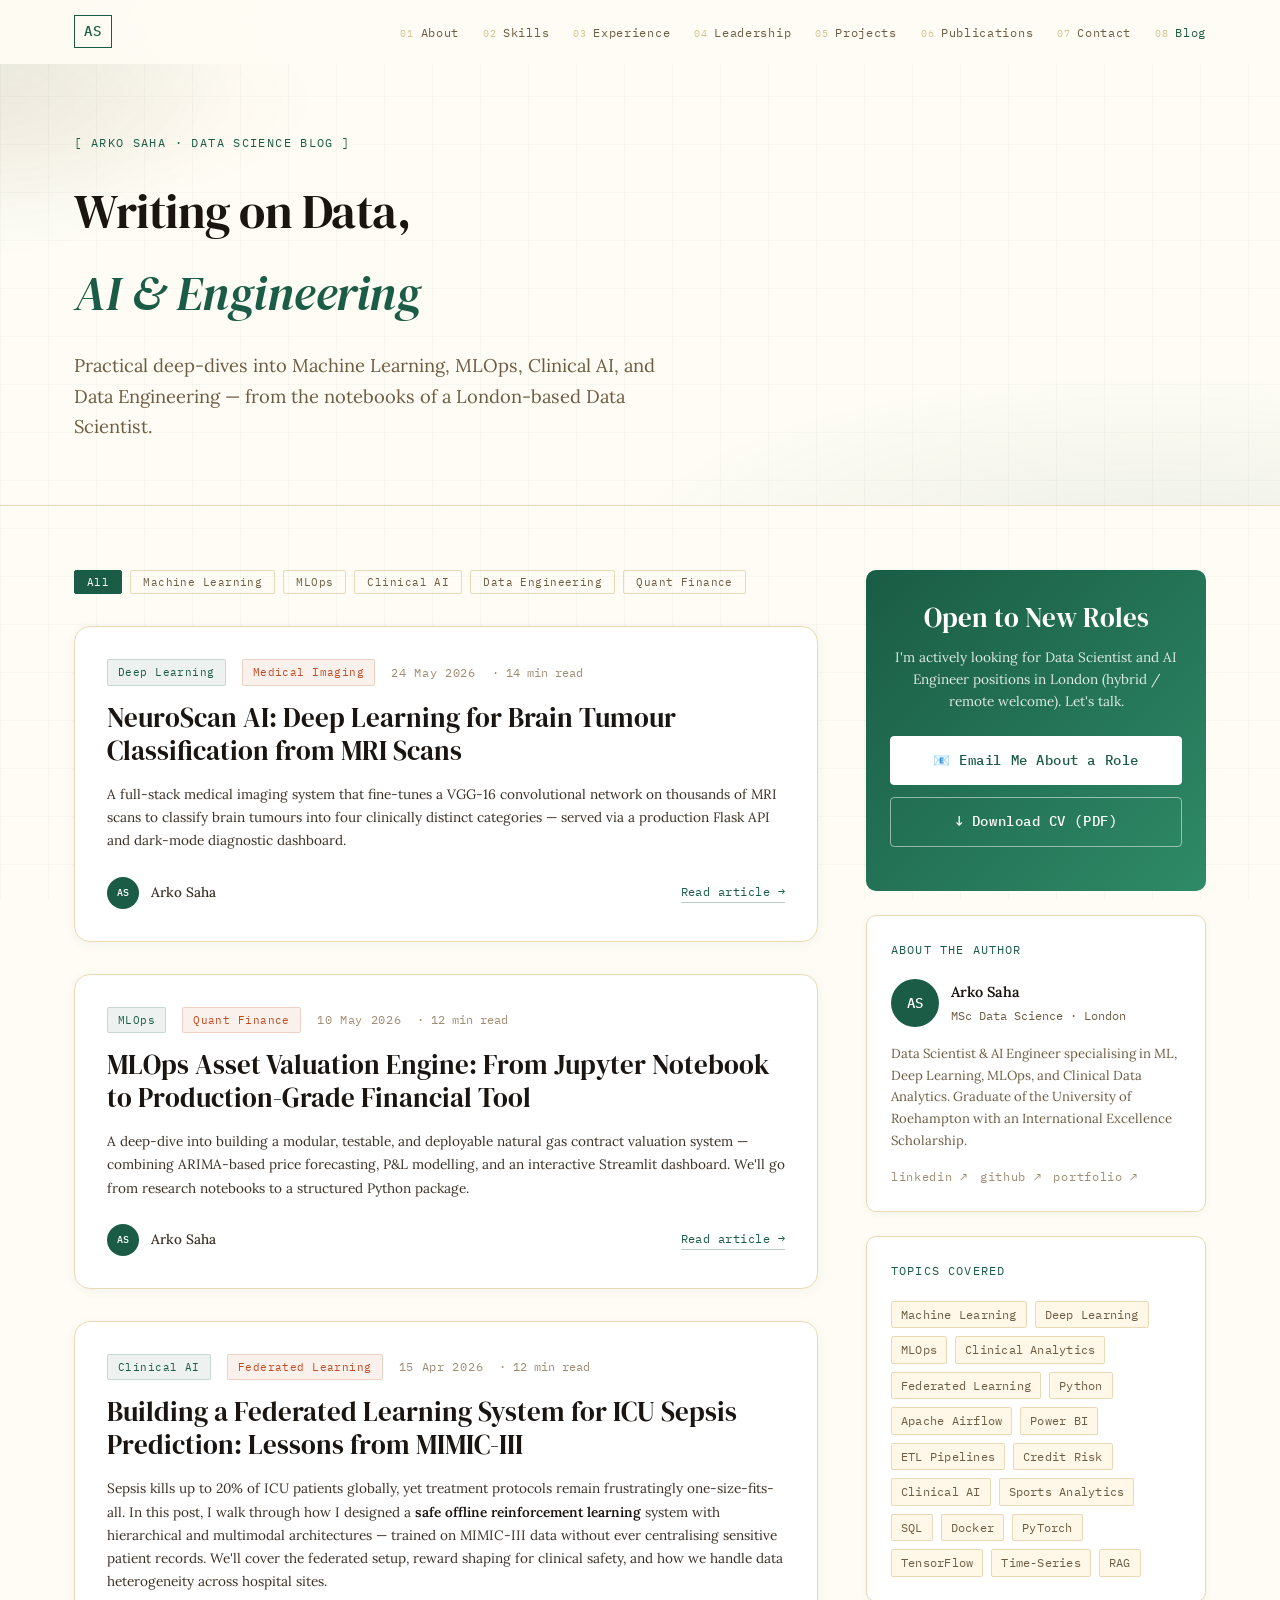
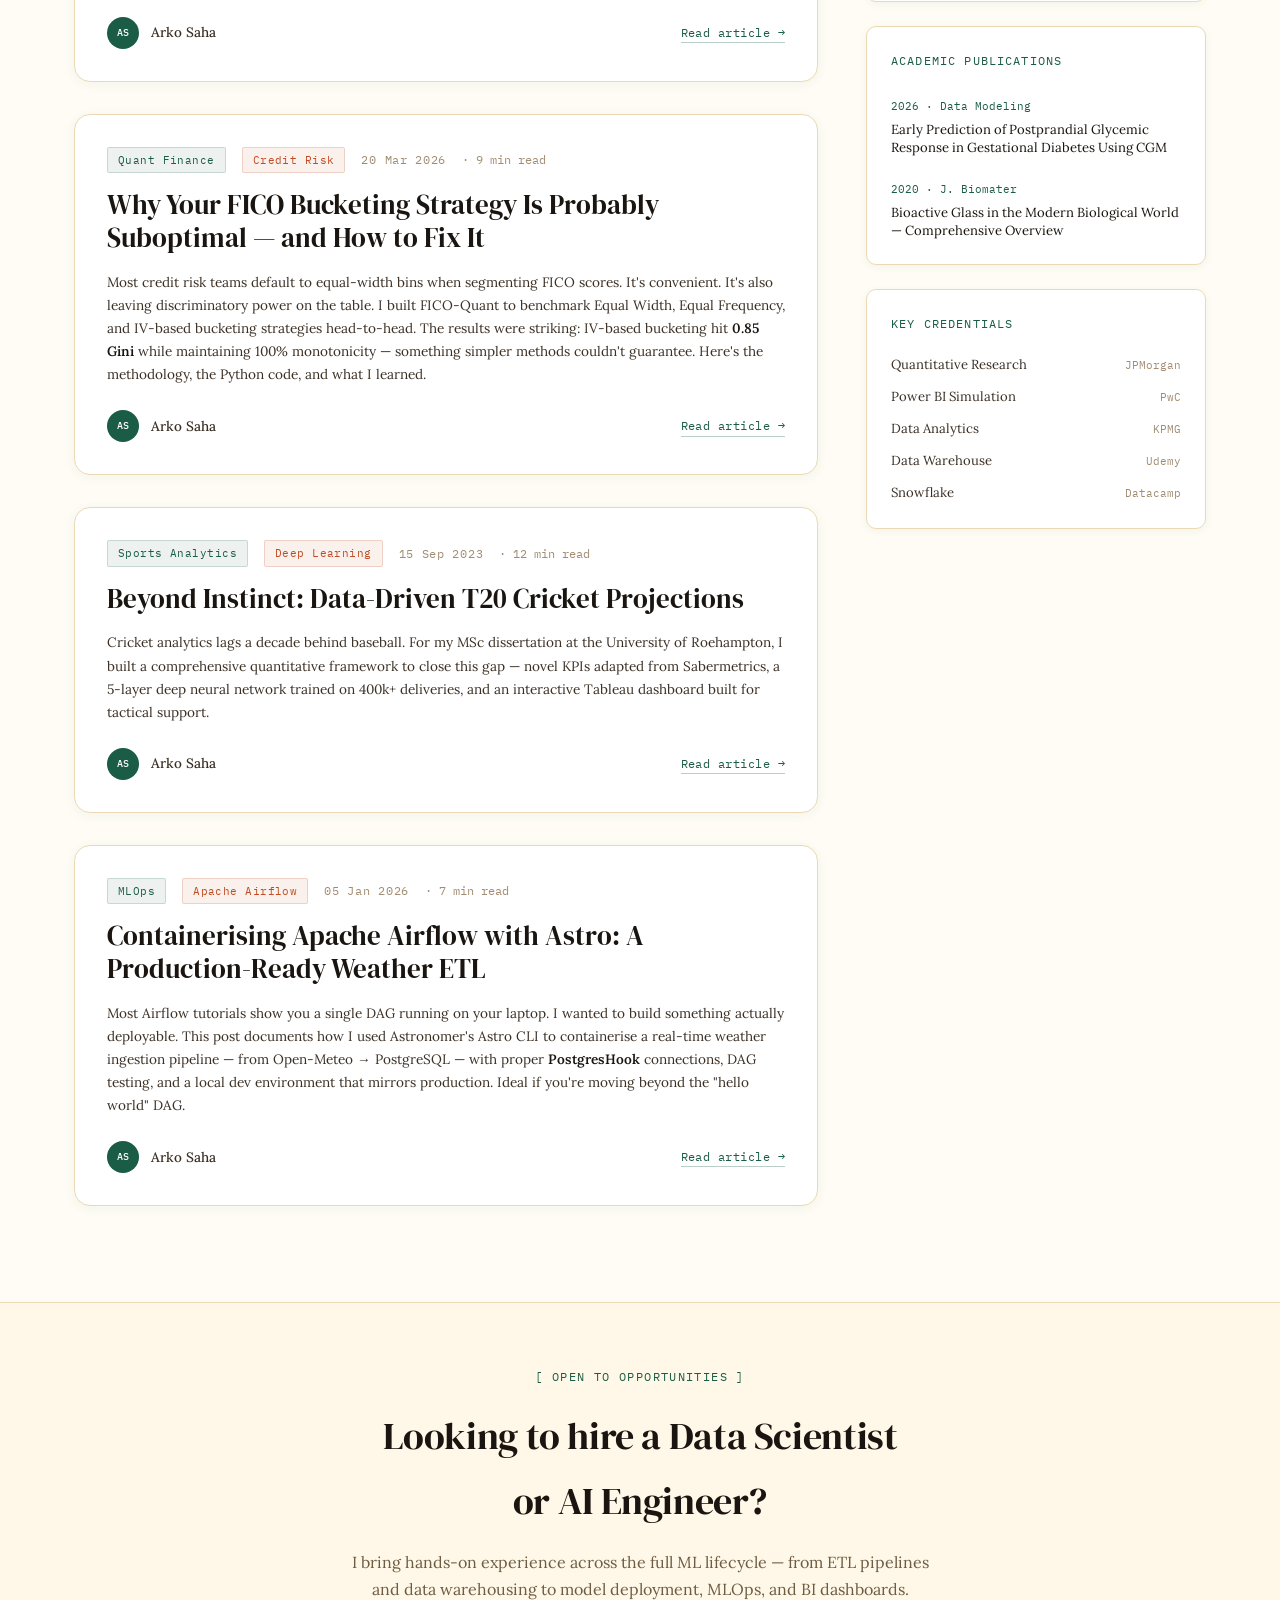
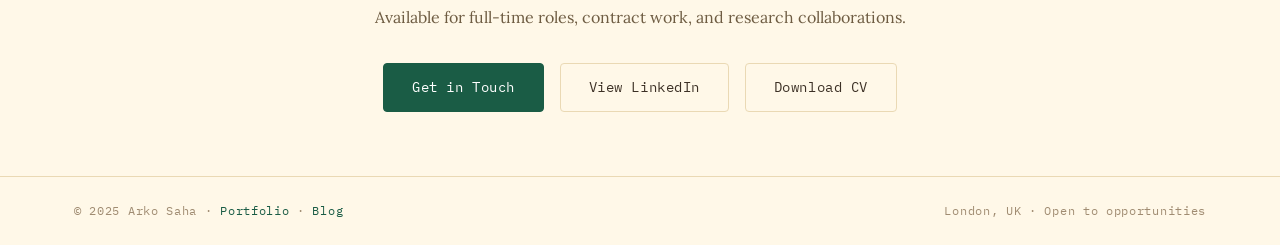
<file: blog.html>
<!DOCTYPE html>
<html lang="en">
<head>
  <meta charset="UTF-8" />
  <meta name="viewport" content="width=device-width, initial-scale=1.0" />
  <title> Blog by Arko </title>
  <meta name="description" content="Practical insights on Machine Learning, MLOps, EHR Analytics, Federated Learning, and Data Engineering by Arko Saha — Data Scientist & AI Engineer based in London, UK." />
  <meta name="keywords" content="data scientist London, AI engineer UK, machine learning blog, MLOps, EHR analytics, federated learning, Python data science, Power BI, ETL pipelines, clinical AI, sports analytics, credit risk modelling, Arko Saha" />
  <meta name="author" content="Arko Saha" />
  <meta name="robots" content="index, follow" />

  <!-- Canonical -->
  <link rel="canonical" href="https://arkosaha.dev/blog.html" />

  <!-- Open Graph -->
  <meta property="og:type" content="website" />
  <meta property="og:title" content="Arko Saha's Blog — Data Science & AI Insights" />
  <meta property="og:description" content="Practical articles on ML, MLOps, EHR Analytics, and Data Engineering by Arko Saha, Data Scientist in London." />
  <meta property="og:url" content="https://arkosaha.dev/blog.html" />
  <meta property="og:site_name" content="Arko Saha Portfolio" />

  <!-- Twitter Card -->
  <meta name="twitter:card" content="summary_large_image" />
  <meta name="twitter:title" content="Arko Saha — Data Science Blog" />
  <meta name="twitter:description" content="Practical ML, MLOps, and AI engineering articles from a London-based data scientist." />

  <!-- Schema.org Person + Blog -->
  <script type="application/ld+json">
  {
    "@context": "https://schema.org",
    "@graph": [
      {
        "@type": "Person",
        "@id": "https://arkosaha.dev/#person",
        "name": "Arko Saha",
        "jobTitle": "Data Scientist & AI Engineer",
        "description": "MSc Data Science graduate from the University of Roehampton specialising in Machine Learning, Deep Learning, EHR Analytics, MLOps, and Data Engineering.",
        "url": "https://arkosaha.dev",
        "email": "arkosaha.ruet@gmail.com",
        "alumniOf": [
          { "@type": "CollegeOrUniversity", "name": "University of Roehampton", "address": "London, UK" },
          { "@type": "CollegeOrUniversity", "name": "Rajshahi University of Engineering & Technology" }
        ],
        "knowsAbout": ["Machine Learning","Deep Learning","MLOps","EHR Analytics","Federated Learning","Data Engineering","Python","TensorFlow","PyTorch","Apache Airflow","Power BI","SQL"],
        "address": { "@type": "PostalAddress", "addressLocality": "London", "addressCountry": "GB" },
        "sameAs": [
          "https://linkedin.com/in/arko-saha-ds",
          "https://github.com/arko-saha"
        ]
      },
      {
        "@type": "Blog",
        "@id": "https://arkosaha.dev/blog.html",
        "name": "Arko Saha's Data Science Blog",
        "description": "Practical insights on Machine Learning, MLOps, clinical AI, and data engineering.",
        "url": "https://arkosaha.dev/blog.html",
        "author": { "@id": "https://arkosaha.dev/#person" },
        "inLanguage": "en-GB",
        "blogPost": [
          {
            "@type": "BlogPosting",
            "headline": "NeuroScan AI: Deep Learning for Brain Tumour Classification from MRI Scans",
            "description": "A full-stack medical imaging system that fine-tunes a VGG-16 convolutional network on thousands of MRI scans to classify brain tumours into four clinically distinct categories — with a production Flask API and dark-mode diagnostic dashboard.",
            "author": { "@id": "https://arkosaha.dev/#person" },
            "datePublished": "2026-05-24",
            "keywords": ["Deep Learning","VGG-16","Clinical AI","TensorFlow","Flask","Medical Imaging"]
          },
          {
            "@type": "BlogPosting",
            "headline": "MLOps Asset Valuation Engine: From Jupyter Notebook to Production-Grade Financial Tool",
            "description": "A deep-dive into building a modular, testable, and deployable natural gas contract valuation system — combining ARIMA-based price forecasting, P&L modelling, and an interactive Streamlit dashboard.",
            "author": { "@id": "https://arkosaha.dev/#person" },
            "datePublished": "2026-05-10",
            "keywords": ["MLOps","quantitative finance","time series","Python","Streamlit","ARIMA","forecasting"]
          },
          {
            "@type": "BlogPosting",
            "headline": "Building a Federated Learning System for ICU Sepsis Prediction: Lessons from MIMIC-III",
            "description": "How I designed a safe offline reinforcement learning architecture for personalised sepsis care using federated learning on MIMIC-III clinical data.",
            "author": { "@id": "https://arkosaha.dev/#person" },
            "datePublished": "2026-04-15",
            "keywords": ["federated learning","reinforcement learning","sepsis","MIMIC-III","clinical AI","healthcare AI","EHR"]
          },
          {
            "@type": "BlogPosting",
            "headline": "Why Your FICO Bucketing Strategy Is Probably Suboptimal — and How to Fix It",
            "description": "A deep dive into credit risk bucketing strategies: Equal Width vs Equal Frequency vs IV-based approaches, with Python code and a Gini comparison.",
            "author": { "@id": "https://arkosaha.dev/#person" },
            "datePublished": "2026-03-20",
            "keywords": ["credit risk","FICO score","data science","Python","quantitative finance","scikit-learn","gini coefficient"]
          },
          {
            "@type": "BlogPosting",
            "headline": "Beyond Instinct: Data-Driven T20 Cricket Projections",
            "description": "How I built a full T20 cricket analytics framework for my MSc dissertation — novel KPIs, a deep neural network trained on 400k deliveries, and an interactive Tableau dashboard for coaches and scouts.",
            "author": { "@id": "https://arkosaha.dev/#person" },
            "datePublished": "2023-09-15",
            "keywords": ["sports analytics","cricket","machine learning","deep learning","Tableau","Python"]
          }
        ]
      }
    ]
  }
  </script>

  <!-- Fonts -->
  <link rel="preconnect" href="https://fonts.googleapis.com" />
  <link rel="preconnect" href="https://fonts.gstatic.com" crossorigin />
  <link href="https://fonts.googleapis.com/css2?family=DM+Serif+Display:ital@0;1&family=IBM+Plex+Mono:wght@300;400;500&family=Lora:ital,wght@0,400;0,500;1,400&display=swap" rel="stylesheet" />
  <link rel="stylesheet" href="style.css" />
</head>
<body>

  <div class="cursor-glow" id="cursorGlow"></div>
  <div class="grid-overlay" aria-hidden="true"></div>

  <!-- NAV -->
  <nav class="nav" id="nav" role="navigation" aria-label="Main navigation">
    <div class="nav-inner">
      <a href="index.html" class="nav-logo" aria-label="Home">
        <span class="nav-logo-monogram">AS</span>
      </a>
      <ul class="nav-links" role="list">
        <li><a href="index.html#about" class="nav-link" data-index="01">About</a></li>
        <li><a href="index.html#skills" class="nav-link" data-index="02">Skills</a></li>
        <li><a href="index.html#experience" class="nav-link" data-index="03">Experience</a></li>
        <li><a href="index.html#leadership" class="nav-link" data-index="04">Leadership</a></li>
        <li><a href="index.html#projects" class="nav-link" data-index="05">Projects</a></li>
        <li><a href="index.html#publications" class="nav-link" data-index="06">Publications</a></li>
        <li><a href="index.html#contact" class="nav-link" data-index="07">Contact</a></li>
        <li><a href="blog.html" class="nav-link" data-index="08" style="color:var(--forest)">Blog</a></li>
      </ul>
      <button class="nav-toggle" id="navToggle" aria-label="Toggle navigation" aria-expanded="false">
        <span></span><span></span><span></span>
      </button>
    </div>
  </nav>

  <div class="nav-drawer" id="navDrawer" aria-hidden="true">
    <ul role="list">
      <li><a href="index.html#about" class="drawer-link">01 — About</a></li>
      <li><a href="index.html#skills" class="drawer-link">02 — Skills</a></li>
      <li><a href="index.html#experience" class="drawer-link">03 — Experience</a></li>
      <li><a href="index.html#leadership" class="drawer-link">04 — Leadership</a></li>
      <li><a href="index.html#projects" class="drawer-link">05 — Projects</a></li>
      <li><a href="index.html#publications" class="drawer-link">06 — Publications</a></li>
      <li><a href="index.html#contact" class="drawer-link">07 — Contact</a></li>
      <li><a href="blog.html" class="drawer-link">08 — Blog</a></li>
    </ul>
  </div>

  <main id="main-content">

    <!-- BLOG HERO -->
    <header class="blog-hero">
      <div class="container">
        <div class="blog-hero-label reveal-up">
          <span class="mono label-tag">[ Arko Saha · Data Science Blog ]</span>
        </div>
        <h1 class="blog-hero-title reveal-up" style="animation-delay:.15s">
          Writing on Data,<br /><em>AI & Engineering</em>
        </h1>
        <p class="blog-hero-sub reveal-up" style="animation-delay:.3s">
          Practical deep-dives into Machine Learning, MLOps, Clinical AI, and Data Engineering 
          — from the notebooks of a London-based Data Scientist.
        </p>
      </div>
    </header>

    <div class="container">
      <div class="blog-grid">

        <!-- POSTS -->
        <section aria-label="Blog posts">

          <!-- Topic filter -->
          <div style="margin-bottom: 2rem; display:flex; flex-wrap:wrap; gap:.5rem;" role="list" aria-label="Filter by topic">
            <button class="topic-btn active" data-topic="all">All</button>
            <button class="topic-btn" data-topic="ml">Machine Learning</button>
            <button class="topic-btn" data-topic="mlops">MLOps</button>
            <button class="topic-btn" data-topic="clinical">Clinical AI</button>
            <button class="topic-btn" data-topic="engineering">Data Engineering</button>
            <button class="topic-btn" data-topic="finance">Quant Finance</button>
          </div>

          <div class="blog-posts">

            <!-- Post 1 -->
            <article class="blog-card reveal-up" data-topics="ml clinical" style="animation-delay:.05s">
              <div class="blog-card-body">
                <div class="blog-card-meta">
                  <span class="blog-tag">Deep Learning</span>
                  <span class="blog-tag" style="background:rgba(192,75,34,.08);color:var(--sienna);border-color:rgba(192,75,34,.2);">Medical Imaging</span>
                  <span class="blog-date mono">24 May 2026</span>
                  <span class="blog-read-time mono">· 14 min read</span>
                </div>
                <h2 class="blog-card-title">
                  <a href="post-brain-tumour-detection.html">
                    NeuroScan AI: Deep Learning for Brain Tumour Classification from MRI Scans
                  </a>
                </h2>
                <p class="blog-card-excerpt">
                  A full-stack medical imaging system that fine-tunes a VGG-16 convolutional network on thousands of MRI scans to classify brain tumours into four clinically distinct categories — served via a production Flask API and dark-mode diagnostic dashboard.
                </p>
                <div class="blog-card-footer">
                  <div class="blog-card-author">
                    <div class="blog-author-avatar" aria-hidden="true">AS</div>
                    <span class="blog-author-name">Arko Saha</span>
                  </div>
                  <a href="post-brain-tumour-detection.html" class="blog-read-link" aria-label="Read full article on brain tumour detection">
                    Read article →
                  </a>
                </div>
              </div>
            </article>

            <!-- Post 2 -->
            <article class="blog-card reveal-up" data-topics="mlops finance ml" style="animation-delay:.1s">
              <div class="blog-card-body">
                <div class="blog-card-meta">
                  <span class="blog-tag">MLOps</span>
                  <span class="blog-tag" style="background:rgba(192,75,34,.08);color:var(--sienna);border-color:rgba(192,75,34,.2);">Quant Finance</span>
                  <span class="blog-date mono">10 May 2026</span>
                  <span class="blog-read-time mono">· 12 min read</span>
                </div>
                <h2 class="blog-card-title">
                  <a href="post-asset-valuation.html">
                    MLOps Asset Valuation Engine: From Jupyter Notebook to Production-Grade Financial Tool
                  </a>
                </h2>
                <p class="blog-card-excerpt">
                  A deep-dive into building a modular, testable, and deployable natural gas contract valuation system — combining ARIMA-based price forecasting, P&amp;L modelling, and an interactive Streamlit dashboard. We'll go from research notebooks to a structured Python package.
                </p>
                <div class="blog-card-footer">
                  <div class="blog-card-author">
                    <div class="blog-author-avatar" aria-hidden="true">AS</div>
                    <span class="blog-author-name">Arko Saha</span>
                  </div>
                  <a href="post-asset-valuation.html" class="blog-read-link" aria-label="Read full article on asset valuation engine">
                    Read article →
                  </a>
                </div>
              </div>
            </article>

            <!-- Post 3 -->
            <article class="blog-card reveal-up" data-topics="clinical ml mlops" style="animation-delay:.15s">
              <div class="blog-card-body">
                <div class="blog-card-meta">
                  <span class="blog-tag">Clinical AI</span>
                  <span class="blog-tag" style="background:rgba(192,75,34,.08);color:var(--sienna);border-color:rgba(192,75,34,.2);">Federated Learning</span>
                  <span class="blog-date mono">15 Apr 2026</span>
                  <span class="blog-read-time mono">· 12 min read</span>
                </div>
                <h2 class="blog-card-title">
                  <a href="post-federated-learning.html">
                    Building a Federated Learning System for ICU Sepsis Prediction: Lessons from MIMIC-III
                  </a>
                </h2>
                <p class="blog-card-excerpt">
                  Sepsis kills up to 20% of ICU patients globally, yet treatment protocols remain frustratingly one-size-fits-all. In this post, I walk through how I designed a <strong>safe offline reinforcement learning</strong> system with hierarchical and multimodal architectures — trained on MIMIC-III data without ever centralising sensitive patient records. We'll cover the federated setup, reward shaping for clinical safety, and how we handle data heterogeneity across hospital sites.
                </p>
                <div class="blog-card-footer">
                  <div class="blog-card-author">
                    <div class="blog-author-avatar" aria-hidden="true">AS</div>
                    <span class="blog-author-name">Arko Saha</span>
                  </div>
                  <a href="post-federated-learning.html" class="blog-read-link" aria-label="Read full article on Federated Learning for Sepsis">
                    Read article →
                  </a>
                </div>
              </div>
            </article>

            <!-- Post 4 -->
            <article class="blog-card reveal-up" data-topics="finance ml" style="animation-delay:.2s">
              <div class="blog-card-body">
                <div class="blog-card-meta">
                  <span class="blog-tag">Quant Finance</span>
                  <span class="blog-tag" style="background:rgba(192,75,34,.08);color:var(--sienna);border-color:rgba(192,75,34,.2);">Credit Risk</span>
                  <span class="blog-date mono">20 Mar 2026</span>
                  <span class="blog-read-time mono">· 9 min read</span>
                </div>
                <h2 class="blog-card-title">
                  <a href="post-fico-bucketing.html">
                    Why Your FICO Bucketing Strategy Is Probably Suboptimal — and How to Fix It
                  </a>
                </h2>
                <p class="blog-card-excerpt">
                  Most credit risk teams default to equal-width bins when segmenting FICO scores. It's convenient. It's also leaving discriminatory power on the table. I built FICO-Quant to benchmark Equal Width, Equal Frequency, and IV-based bucketing strategies head-to-head. The results were striking: IV-based bucketing hit <strong>0.85 Gini</strong> while maintaining 100% monotonicity — something simpler methods couldn't guarantee. Here's the methodology, the Python code, and what I learned.
                </p>
                <div class="blog-card-footer">
                  <div class="blog-card-author">
                    <div class="blog-author-avatar" aria-hidden="true">AS</div>
                    <span class="blog-author-name">Arko Saha</span>
                  </div>
                  <a href="post-fico-bucketing.html" class="blog-read-link" aria-label="Read full article on FICO bucketing">
                    Read article →
                  </a>
                </div>
              </div>
            </article>

            <!-- Post 5 -->
            <article class="blog-card reveal-up" data-topics="ml engineering" style="animation-delay:.25s">
              <div class="blog-card-body">
                <div class="blog-card-meta">
                  <span class="blog-tag">Sports Analytics</span>
                  <span class="blog-tag" style="background:rgba(192,75,34,.08);color:var(--sienna);border-color:rgba(192,75,34,.2);">Deep Learning</span>
                  <span class="blog-date mono">15 Sep 2023</span>
                  <span class="blog-read-time mono">· 12 min read</span>
                </div>
                <h2 class="blog-card-title">
                  <a href="post-cricket-analytics.html">
                    Beyond Instinct: Data-Driven T20 Cricket Projections
                  </a>
                </h2>
                <p class="blog-card-excerpt">
                  Cricket analytics lags a decade behind baseball. For my MSc dissertation at the University of Roehampton, I built a comprehensive quantitative framework to close this gap — novel KPIs adapted from Sabermetrics, a 5-layer deep neural network trained on 400k+ deliveries, and an interactive Tableau dashboard built for tactical support.
                </p>
                <div class="blog-card-footer">
                  <div class="blog-card-author">
                    <div class="blog-author-avatar" aria-hidden="true">AS</div>
                    <span class="blog-author-name">Arko Saha</span>
                  </div>
                  <a href="post-cricket-analytics.html" class="blog-read-link" aria-label="Read full article on Cricket Projections">
                    Read article →
                  </a>
                </div>
              </div>
            </article>

            <!-- Post 6 -->
            <article class="blog-card reveal-up" data-topics="mlops engineering" style="animation-delay:.3s">
              <div class="blog-card-body">
                <div class="blog-card-meta">
                  <span class="blog-tag">MLOps</span>
                  <span class="blog-tag" style="background:rgba(192,75,34,.08);color:var(--sienna);border-color:rgba(192,75,34,.2);">Apache Airflow</span>
                  <span class="blog-date mono">05 Jan 2026</span>
                  <span class="blog-read-time mono">· 7 min read</span>
                </div>
                <h2 class="blog-card-title">
                  <a href="post-airflow-docker.html">
                    Containerising Apache Airflow with Astro: A Production-Ready Weather ETL
                  </a>
                </h2>
                <p class="blog-card-excerpt">
                  Most Airflow tutorials show you a single DAG running on your laptop. I wanted to build something actually deployable. This post documents how I used Astronomer's Astro CLI to containerise a real-time weather ingestion pipeline — from Open-Meteo → PostgreSQL — with proper <strong>PostgresHook</strong> connections, DAG testing, and a local dev environment that mirrors production. Ideal if you're moving beyond the "hello world" DAG.
                </p>
                <div class="blog-card-footer">
                  <div class="blog-card-author">
                    <div class="blog-author-avatar" aria-hidden="true">AS</div>
                    <span class="blog-author-name">Arko Saha</span>
                  </div>
                  <a href="post-airflow-docker.html" class="blog-read-link" aria-label="Read full article on Airflow containerisation">
                    Read article →
                  </a>
                </div>
              </div>
            </article>
            
          </div><!-- /blog-posts -->
        </section><!-- /posts -->

        <!-- SIDEBAR -->
        <aside class="blog-sidebar" aria-label="Sidebar">

          <!-- ★ Recruiter CTA — the most important element -->
          <div class="recruiter-cta" role="complementary" aria-label="Hire Arko Saha">
            <p class="recruiter-cta-title">Open to New Roles</p>
            <p class="recruiter-cta-sub">
              I'm actively looking for Data Scientist and AI Engineer positions in London (hybrid / remote welcome). Let's talk.
            </p>
            <a href="mailto:arkosaha.ruet@gmail.com?subject=Job%20Opportunity%20for%20Arko%20Saha&body=Hi%20Arko%2C%0A%0AI%20came%20across%20your%20portfolio%20and%20would%20like%20to%20discuss%20an%20opportunity.%0A%0ARole%3A%20%0ACompany%3A%20%0ALocation%3A%20%0A%0ABest%20regards%2C"
               class="btn"
               id="recruiter-email-cta"
               aria-label="Email Arko Saha about a job opportunity">
              📧 Email Me About a Role
            </a>
            <a href="CV_Arko_Saha.pdf" class="btn btn-outline" target="_blank" rel="noopener" aria-label="Download Arko's CV">
              ↓ Download CV (PDF)
            </a>
          </div>

          <!-- About card -->
          <div class="sidebar-card">
            <p class="sidebar-card-title">About the Author</p>
            <div style="display:flex; align-items:center; gap:.75rem; margin-bottom:1rem;">
              <div class="blog-author-avatar" style="width:48px;height:48px;font-size:.85rem;" aria-hidden="true">AS</div>
              <div>
                <p style="font-weight:600;font-size:.9rem;color:var(--text-0)">Arko Saha</p>
                <p style="font-size:.78rem;color:var(--text-2);font-family:var(--font-mono)">MSc Data Science · London</p>
              </div>
            </div>
            <p style="font-size:.82rem;color:var(--text-2);line-height:1.65;margin-bottom:1rem;">
              Data Scientist &amp; AI Engineer specialising in ML, Deep Learning, MLOps, and Clinical Data Analytics. Graduate of the University of Roehampton with an International Excellence Scholarship.
            </p>
            <div style="display:flex;gap:.75rem;flex-wrap:wrap;">
              <a href="https://linkedin.com/in/arko-saha-ds" target="_blank" rel="noopener" class="card-link mono" aria-label="LinkedIn">linkedin ↗</a>
              <a href="https://github.com/arko-saha" target="_blank" rel="noopener" class="card-link mono" aria-label="GitHub">github ↗</a>
              <a href="index.html" class="card-link mono" aria-label="Portfolio">portfolio ↗</a>
            </div>
          </div>

          <!-- Skills cloud -->
          <div class="sidebar-card">
            <p class="sidebar-card-title">Topics Covered</p>
            <div class="skills-cloud">
              <span class="skill-tag">Machine Learning</span>
              <span class="skill-tag">Deep Learning</span>
              <span class="skill-tag">MLOps</span>
              <span class="skill-tag">Clinical Analytics</span>
              <span class="skill-tag">Federated Learning</span>
              <span class="skill-tag">Python</span>
              <span class="skill-tag">Apache Airflow</span>
              <span class="skill-tag">Power BI</span>
              <span class="skill-tag">ETL Pipelines</span>
              <span class="skill-tag">Credit Risk</span>
              <span class="skill-tag">Clinical AI</span>
              <span class="skill-tag">Sports Analytics</span>
              <span class="skill-tag">SQL</span>
              <span class="skill-tag">Docker</span>
              <span class="skill-tag">PyTorch</span>
              <span class="skill-tag">TensorFlow</span>
              <span class="skill-tag">Time-Series</span>
              <span class="skill-tag">RAG</span>
            </div>
          </div>

          <!-- Recent publications -->
          <div class="sidebar-card">
            <p class="sidebar-card-title">Academic Publications</p>
            <div style="display:flex;flex-direction:column;gap:1rem;">
              <div>
                <span style="font-family:var(--font-mono);font-size:.68rem;color:var(--forest);">2026 · Data Modeling</span>
                <p style="font-size:.82rem;color:var(--text-0);margin-top:3px;line-height:1.4;">Early Prediction of Postprandial Glycemic Response in Gestational Diabetes Using CGM</p>
              </div>
              <div>
                <span style="font-family:var(--font-mono);font-size:.68rem;color:var(--forest);">2020 · J. Biomater</span>
                <p style="font-size:.82rem;color:var(--text-0);margin-top:3px;line-height:1.4;">Bioactive Glass in the Modern Biological World — Comprehensive Overview</p>
              </div>
            </div>
          </div>

          <!-- Certifications highlight -->
          <div class="sidebar-card">
            <p class="sidebar-card-title">Key Credentials</p>
            <div style="display:flex;flex-direction:column;gap:.6rem;">
              <div style="display:flex;justify-content:space-between;align-items:center;">
                <span style="font-size:.82rem;color:var(--text-1);">Quantitative Research</span>
                <span style="font-family:var(--font-mono);font-size:.68rem;color:var(--text-3);">JPMorgan</span>
              </div>
              <div style="display:flex;justify-content:space-between;align-items:center;">
                <span style="font-size:.82rem;color:var(--text-1);">Power BI Simulation</span>
                <span style="font-family:var(--font-mono);font-size:.68rem;color:var(--text-3);">PwC</span>
              </div>
              <div style="display:flex;justify-content:space-between;align-items:center;">
                <span style="font-size:.82rem;color:var(--text-1);">Data Analytics</span>
                <span style="font-family:var(--font-mono);font-size:.68rem;color:var(--text-3);">KPMG</span>
              </div>
              <div style="display:flex;justify-content:space-between;align-items:center;">
                <span style="font-size:.82rem;color:var(--text-1);">Data Warehouse</span>
                <span style="font-family:var(--font-mono);font-size:.68rem;color:var(--text-3);">Udemy</span>
              </div>
              <div style="display:flex;justify-content:space-between;align-items:center;">
                <span style="font-size:.82rem;color:var(--text-1);">Snowflake</span>
                <span style="font-family:var(--font-mono);font-size:.68rem;color:var(--text-3);">Datacamp</span>
              </div>
            </div>
          </div>

        </aside>

      </div><!-- /blog-grid -->
    </div><!-- /container -->

    <!-- Bottom recruiter CTA banner -->
    <section style="background:var(--bg-1);border-top:1px solid var(--bg-3);padding:4rem 0;" aria-labelledby="hire-heading">
      <div class="container" style="text-align:center;max-width:640px;">
        <span class="mono label-tag" style="display:block;margin-bottom:1rem;">[ Open to Opportunities ]</span>
        <h2 id="hire-heading" style="font-family:var(--font-serif);font-size:clamp(1.7rem,3vw,2.5rem);color:var(--text-0);font-weight:400;margin-bottom:1rem;letter-spacing:-.01em;">
          Looking to hire a Data Scientist<br />or AI Engineer?
        </h2>
        <p style="color:var(--text-2);font-size:1rem;line-height:1.7;margin-bottom:2rem;">
          I bring hands-on experience across the full ML lifecycle — from ETL pipelines and data warehousing to model deployment, MLOps, and BI dashboards. Available for full-time roles, contract work, and research collaborations.
        </p>
        <div style="display:flex;gap:1rem;justify-content:center;flex-wrap:wrap;">
          <a href="mailto:arkosaha.ruet@gmail.com?subject=Data%20Scientist%20Opportunity" class="btn btn-primary" id="bottom-hire-cta" aria-label="Email Arko about a data science role">
            Get in Touch
          </a>
          <a href="https://linkedin.com/in/arko-saha-ds" class="btn btn-ghost" target="_blank" rel="noopener" aria-label="View Arko's LinkedIn profile">
            View LinkedIn
          </a>
          <a href="CV_Arko_Saha.pdf" class="btn btn-ghost" target="_blank" rel="noopener" aria-label="Download Arko's CV">
            Download CV
          </a>
        </div>
      </div>
    </section>

  </main>

  <!-- FOOTER -->
  <footer class="footer" role="contentinfo">
    <div class="container footer-inner">
      <p class="mono footer-copy">© 2025 Arko Saha · <a href="index.html">Portfolio</a> · <a href="blog.html">Blog</a></p>
      <p class="mono footer-right">London, UK · Open to opportunities</p>
    </div>
  </footer>

  <script src="script.js"></script>
  <script>
    /* Topic filter */
    const topicBtns = document.querySelectorAll('.topic-btn');
    const blogCards = document.querySelectorAll('.blog-card[data-topics]');

    topicBtns.forEach(btn => {
      btn.addEventListener('click', () => {
        topicBtns.forEach(b => b.classList.remove('active'));
        btn.classList.add('active');
        const topic = btn.dataset.topic;

        blogCards.forEach(card => {
          const topics = card.dataset.topics || '';
          const show = topic === 'all' || topics.includes(topic);
          card.style.display = show ? '' : 'none';
          if (show) card.classList.add('in-view');
        });
      });
    });
  </script>
</body>
</html>
</file>
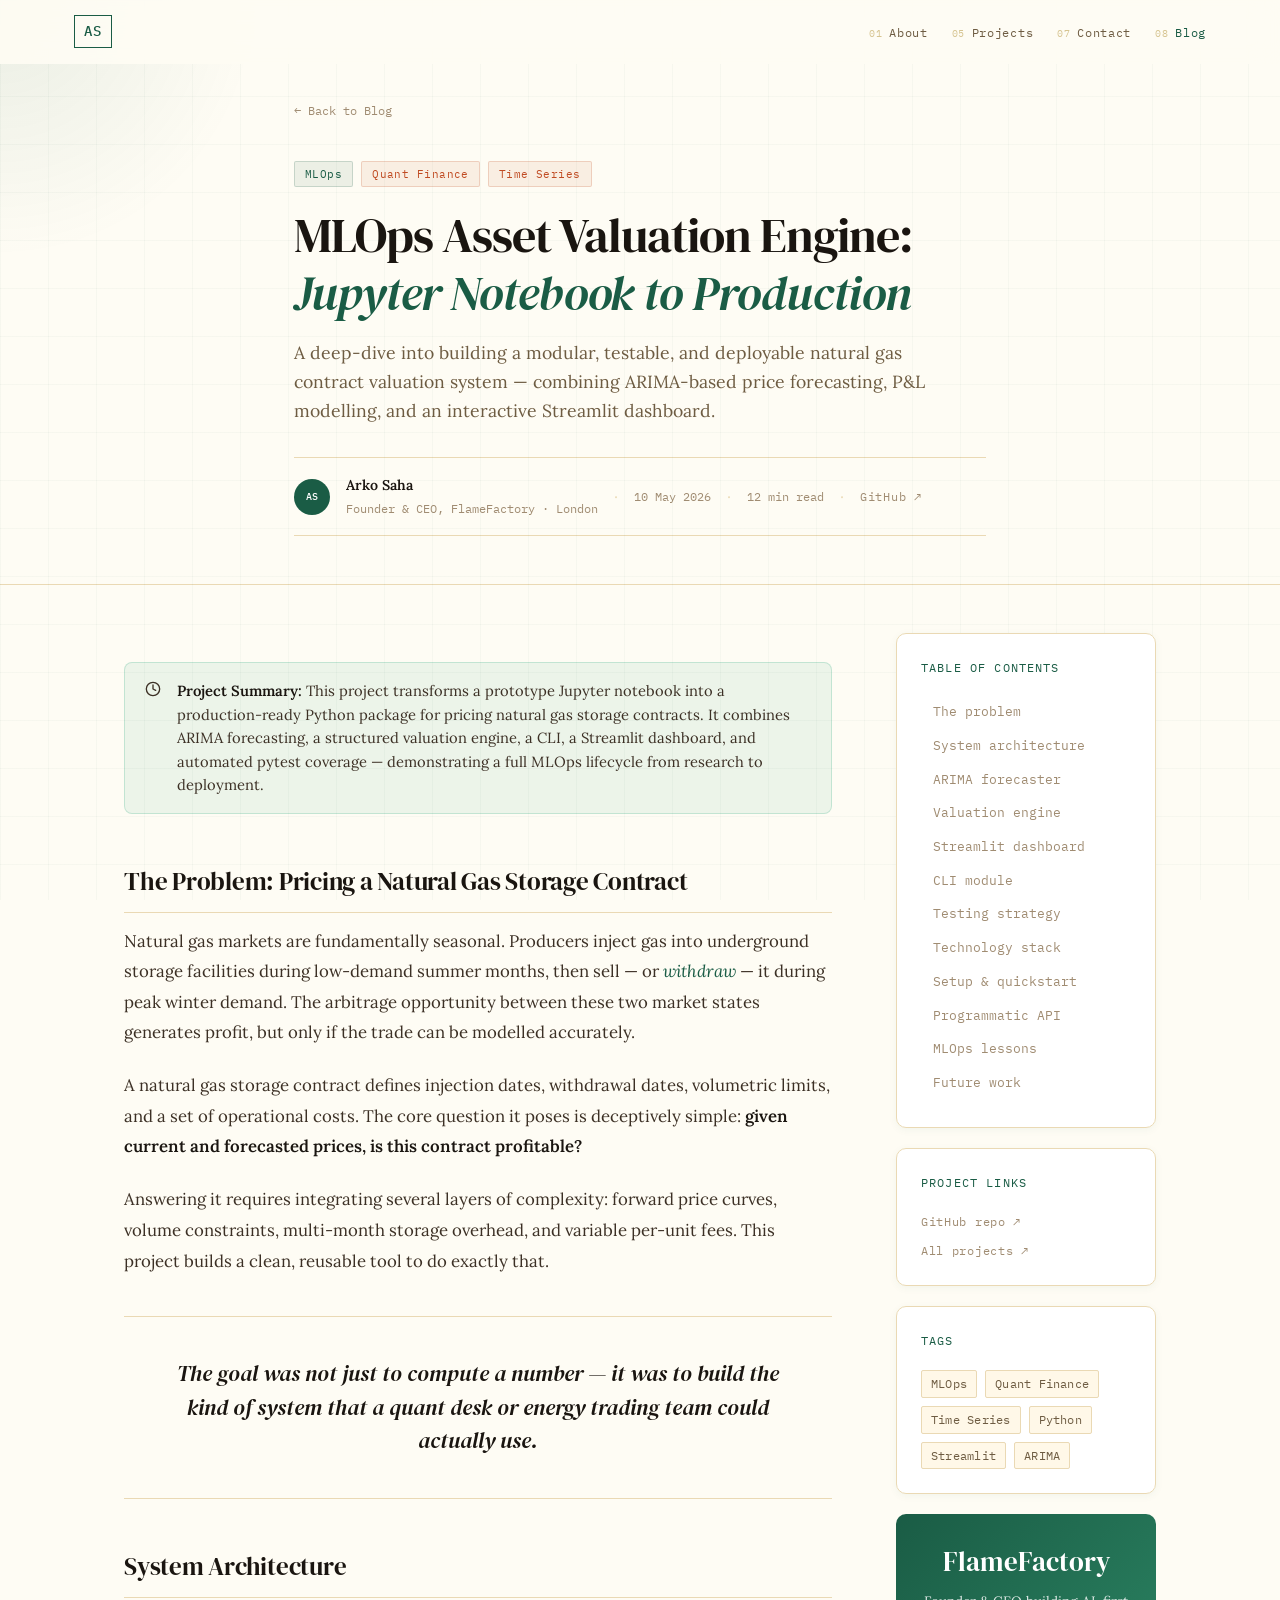
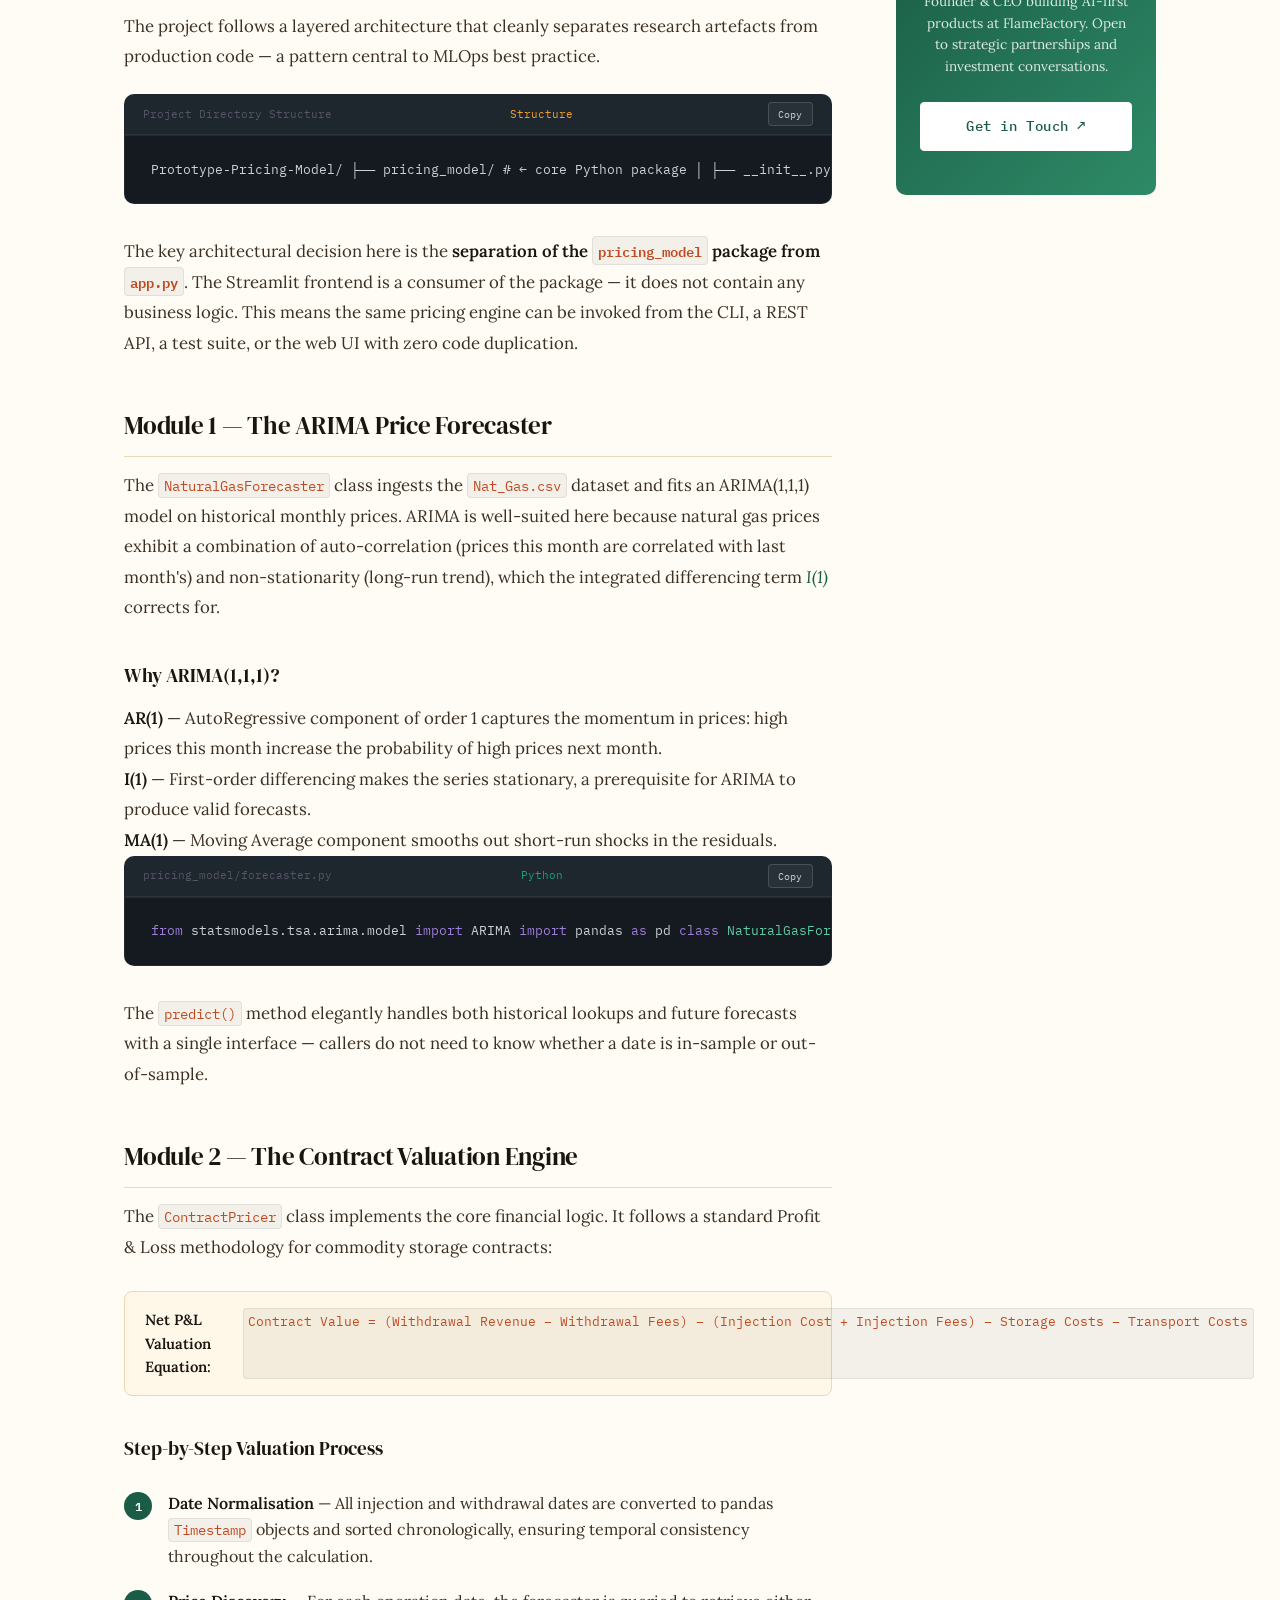
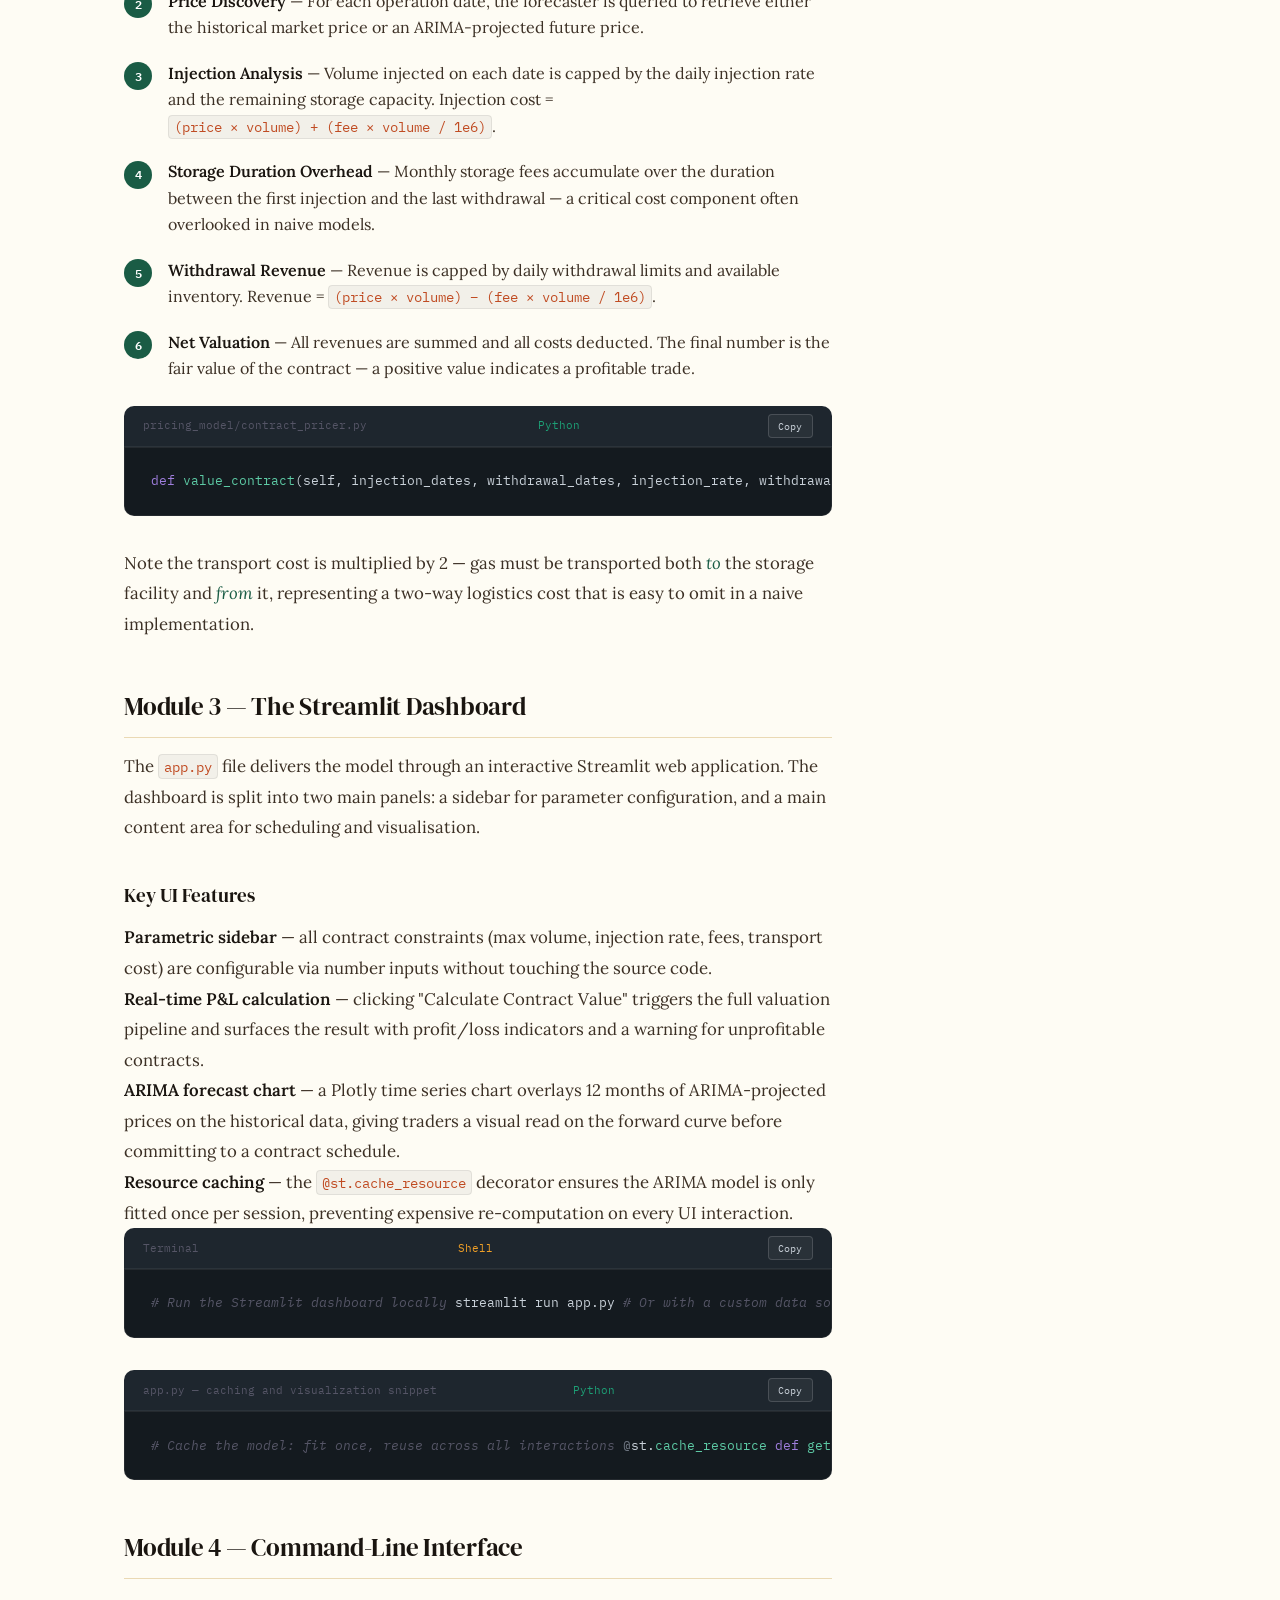
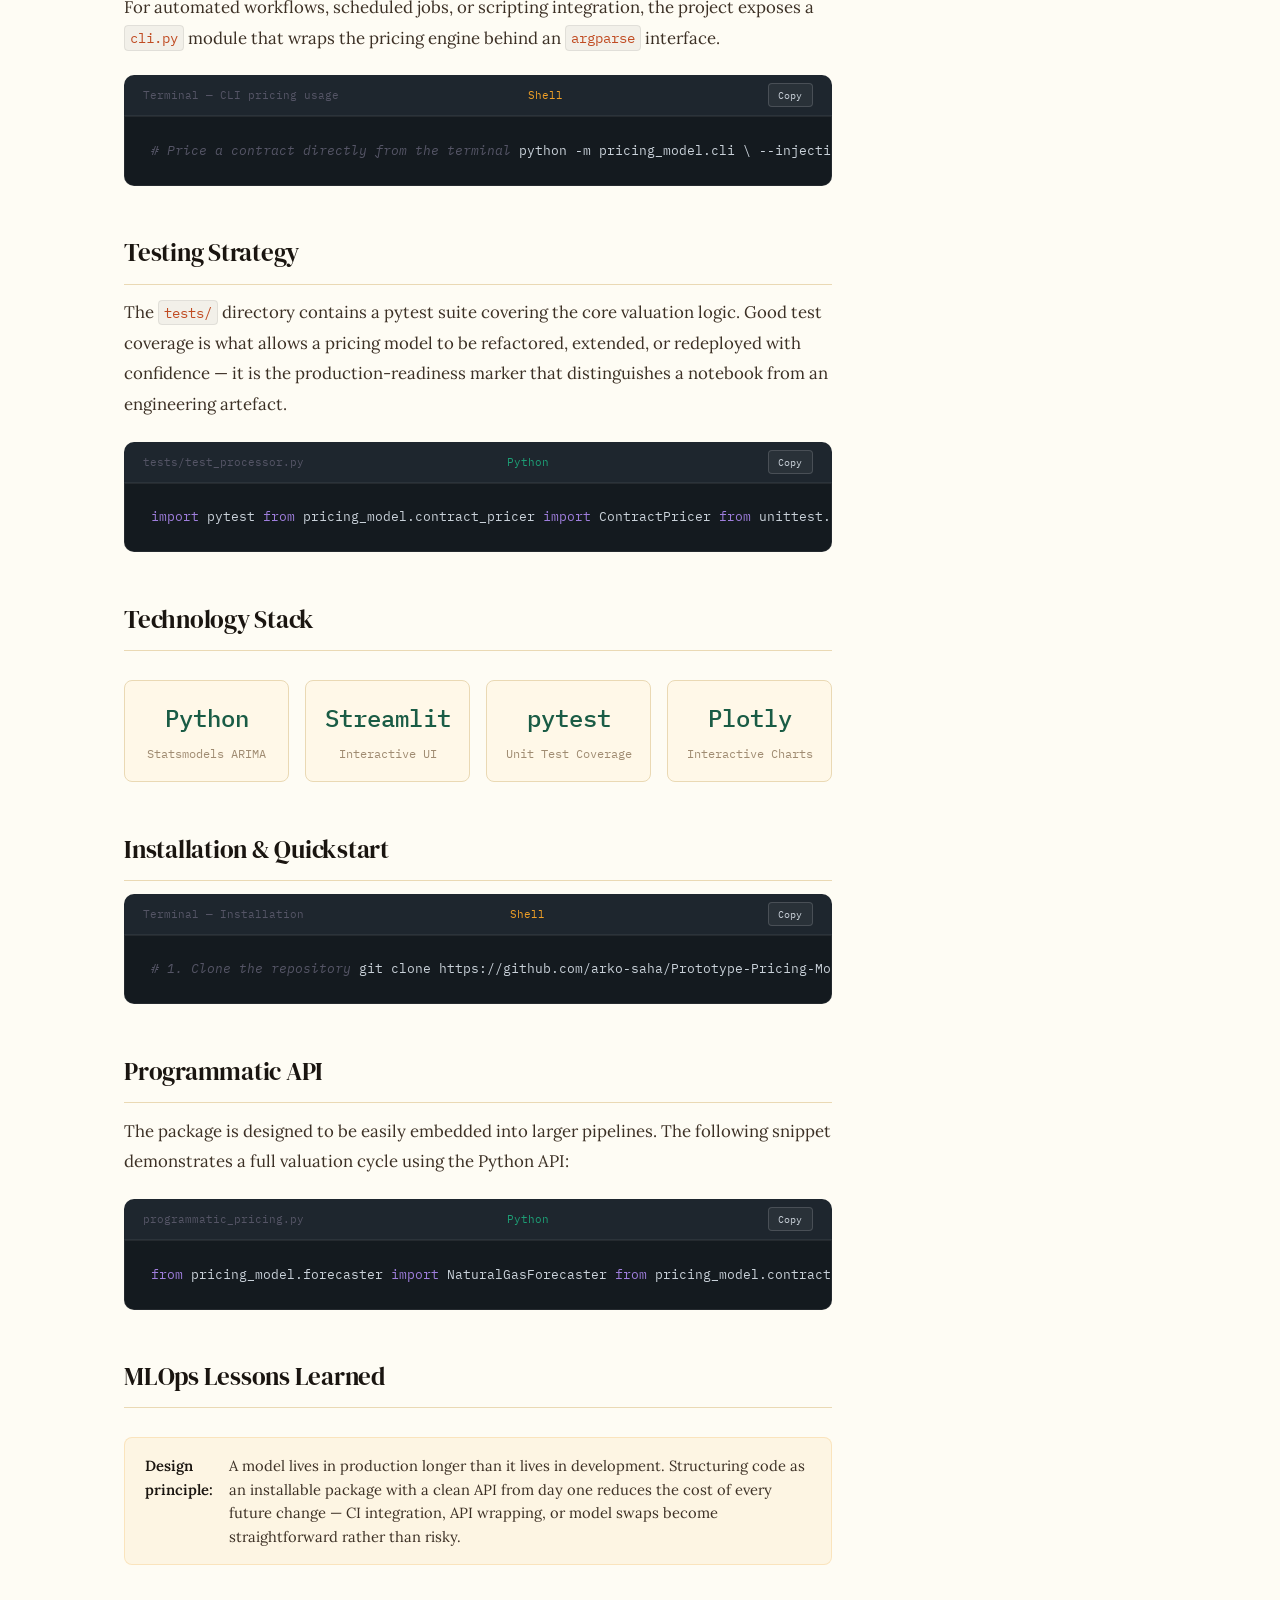
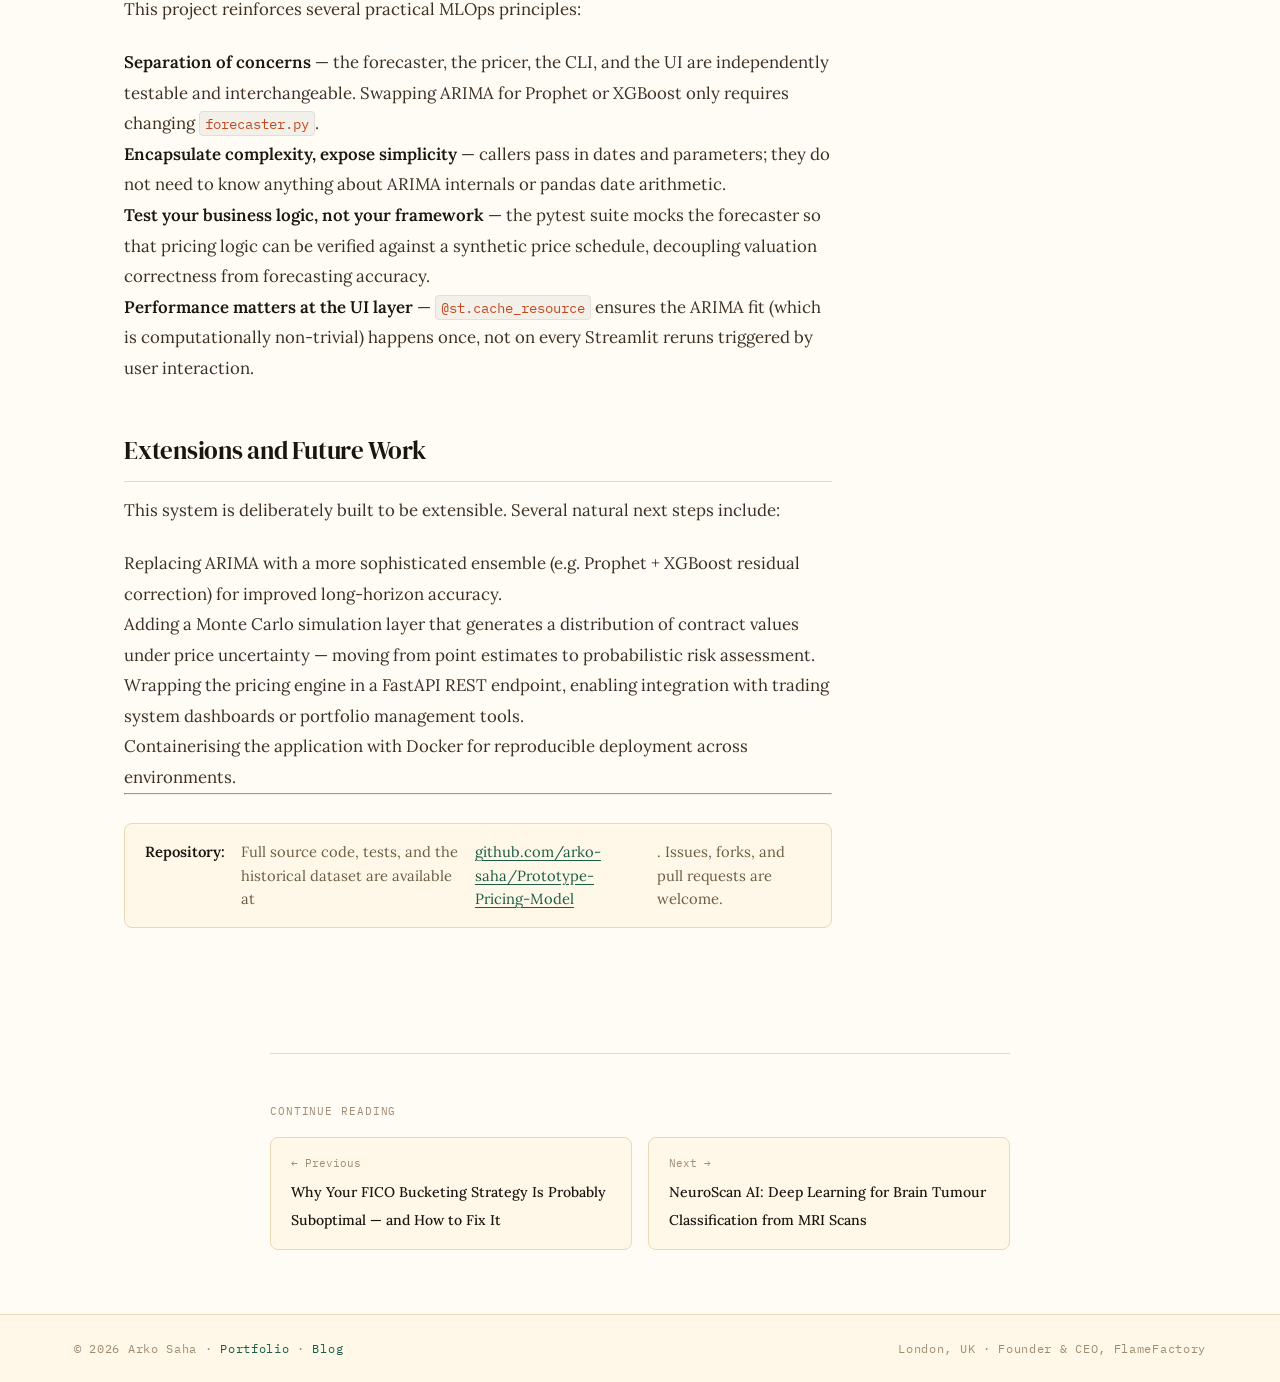
<file: post-asset-valuation.html>
<!DOCTYPE html>
<html lang="en">
<head>
<meta charset="UTF-8" />
<meta name="viewport" content="width=device-width, initial-scale=1.0" />
<title>MLOps Asset Valuation Engine: From Jupyter Notebook to Production — Arko Saha</title>
<meta name="description" content="A deep-dive into building a modular, testable, and deployable natural gas contract valuation system — combining ARIMA forecasting, P&L modelling, and an interactive Streamlit dashboard." />
<link rel="preconnect" href="https://fonts.googleapis.com" />
<link rel="preconnect" href="https://fonts.gstatic.com" crossorigin />
<link href="https://fonts.googleapis.com/css2?family=DM+Serif+Display:ital@0;1&family=IBM+Plex+Mono:wght@300;400;500&family=Lora:ital,wght@0,400;0,500;1,400&display=swap" rel="stylesheet" />
<link rel="stylesheet" href="style.css" />
<link rel="stylesheet" href="post-style.css" />
</head>
<body>
<div class="cursor-glow" id="cursorGlow"></div>
<div class="grid-overlay" aria-hidden="true"></div>

<nav class="nav" id="nav">
  <div class="nav-inner">
    <a href="index.html" class="nav-logo" aria-label="Home"><span class="nav-logo-monogram">AS</span></a>
    <ul class="nav-links" role="list">
      <li><a href="index.html#about" class="nav-link" data-index="01">About</a></li>
      <li><a href="index.html#projects" class="nav-link" data-index="05">Projects</a></li>
      <li><a href="index.html#contact" class="nav-link" data-index="07">Contact</a></li>
      <li><a href="blog.html" class="nav-link" data-index="08" style="color:var(--forest)">Blog</a></li>
    </ul>
    <button class="nav-toggle" id="navToggle" aria-label="Toggle navigation" aria-expanded="false"><span></span><span></span><span></span></button>
  </div>
</nav>
<div class="nav-drawer" id="navDrawer" aria-hidden="true">
  <ul role="list">
    <li><a href="index.html#about" class="drawer-link">01 — About</a></li>
    <li><a href="index.html#projects" class="drawer-link">05 — Projects</a></li>
    <li><a href="index.html#contact" class="drawer-link">07 — Contact</a></li>
    <li><a href="blog.html" class="drawer-link">08 — Blog</a></li>
  </ul>
</div>

<main id="main-content">
<header class="post-hero">
  <div class="container">
    <a href="blog.html" class="post-back">← Back to Blog</a>
    <div class="post-tags-row">
      <span class="blog-tag">MLOps</span>
      <span class="blog-tag" style="background:rgba(192,75,34,.08);color:var(--sienna);border-color:rgba(192,75,34,.2);">Quant Finance</span>
      <span class="blog-tag" style="background:rgba(192,75,34,.08);color:var(--sienna);border-color:rgba(192,75,34,.2);">Time Series</span>
    </div>
    <h1 class="post-title">MLOps Asset Valuation Engine:<em> Jupyter Notebook to Production</em></h1>
    <p class="post-subtitle">A deep-dive into building a modular, testable, and deployable natural gas contract valuation system — combining ARIMA-based price forecasting, P&amp;L modelling, and an interactive Streamlit dashboard.</p>
    <div class="post-meta-bar">
      <div class="post-meta-avatar" aria-hidden="true">AS</div>
      <div>
        <p class="post-meta-name">Arko Saha</p>
        <p class="post-meta-detail">Founder &amp; CEO, FlameFactory · London</p>
      </div>
      <span class="post-meta-sep">·</span>
      <span class="post-meta-detail">10 May 2026</span>
      <span class="post-meta-sep">·</span>
      <span class="post-meta-detail">12 min read</span>
      <span class="post-meta-sep">·</span>
      <a href="https://github.com/arko-saha/Prototype-Pricing-Model" target="_blank" rel="noopener" class="card-link mono" style="font-size:.75rem">GitHub ↗</a>
    </div>
  </div>
</header>

<div class="post-layout">
  <article class="post-body" id="post-body">

    <div class="callout info">
      <span class="callout-icon" aria-hidden="true"><svg xmlns="http://www.w3.org/2000/svg" width="16" height="16" viewBox="0 0 24 24" fill="none" stroke="currentColor" stroke-width="2" stroke-linecap="round" stroke-linejoin="round"><circle cx="12" cy="12" r="10"/><polyline points="12 6 12 12 16 14"/></svg></span>
      <div>
        <strong>Project Summary:</strong> This project transforms a prototype Jupyter notebook into a production-ready Python package for pricing natural gas storage contracts. It combines ARIMA forecasting, a structured valuation engine, a CLI, a Streamlit dashboard, and automated pytest coverage — demonstrating a full MLOps lifecycle from research to deployment.
      </div>
    </div>

    <h2 id="problem">The Problem: Pricing a Natural Gas Storage Contract</h2>
    <p>Natural gas markets are fundamentally seasonal. Producers inject gas into underground storage facilities during low-demand summer months, then sell — or <em>withdraw</em> — it during peak winter demand. The arbitrage opportunity between these two market states generates profit, but only if the trade can be modelled accurately.</p>
    <p>A natural gas storage contract defines injection dates, withdrawal dates, volumetric limits, and a set of operational costs. The core question it poses is deceptively simple: <strong>given current and forecasted prices, is this contract profitable?</strong></p>
    <p>Answering it requires integrating several layers of complexity: forward price curves, volume constraints, multi-month storage overhead, and variable per-unit fees. This project builds a clean, reusable tool to do exactly that.</p>

    <div class="pull-quote">The goal was not just to compute a number — it was to build the kind of system that a quant desk or energy trading team could actually use.</div>

    <h2 id="architecture">System Architecture</h2>
    <p>The project follows a layered architecture that cleanly separates research artefacts from production code — a pattern central to MLOps best practice.</p>

    <div class="code-label">
      <span>Project Directory Structure</span>
      <span style="color:#EF9F27">Structure</span>
    </div>
    <pre><code>Prototype-Pricing-Model/
├── pricing_model/         # ← core Python package
│   ├── __init__.py
│   ├── forecaster.py      # ← ARIMA price prediction engine
│   ├── contract_pricer.py # ← business logic &amp; P&amp;L calculation
│   └── cli.py             # ← argparse command-line interface
├── research/              # ← prototype notebooks (exploration)
├── tests/                 # ← pytest unit &amp; integration tests
├── app.py                 # ← Streamlit web dashboard
├── Nat_Gas.csv            # ← historical price dataset
└── requirements.txt       # ← pinned dependencies</code></pre>

    <p>The key architectural decision here is the <strong>separation of the <code>pricing_model</code> package from <code>app.py</code></strong>. The Streamlit frontend is a consumer of the package — it does not contain any business logic. This means the same pricing engine can be invoked from the CLI, a REST API, a test suite, or the web UI with zero code duplication.</p>

    <h2 id="arima">Module 1 — The ARIMA Price Forecaster</h2>
    <p>The <code>NaturalGasForecaster</code> class ingests the <code>Nat_Gas.csv</code> dataset and fits an ARIMA(1,1,1) model on historical monthly prices. ARIMA is well-suited here because natural gas prices exhibit a combination of auto-correlation (prices this month are correlated with last month's) and non-stationarity (long-run trend), which the integrated differencing term <em>I(1)</em> corrects for.</p>

    <h3>Why ARIMA(1,1,1)?</h3>
    <ul>
      <li><strong>AR(1)</strong> — AutoRegressive component of order 1 captures the momentum in prices: high prices this month increase the probability of high prices next month.</li>
      <li><strong>I(1)</strong> — First-order differencing makes the series stationary, a prerequisite for ARIMA to produce valid forecasts.</li>
      <li><strong>MA(1)</strong> — Moving Average component smooths out short-run shocks in the residuals.</li>
    </ul>

    <div class="code-label">
      <span>pricing_model/forecaster.py</span>
      <span style="color:#1D9E75">Python</span>
    </div>
    <pre><code><span class="kw">from</span> statsmodels.tsa.arima.model <span class="kw">import</span> ARIMA
<span class="kw">import</span> pandas <span class="kw">as</span> pd

<span class="kw">class</span> <span class="fn">NaturalGasForecaster</span>:
    <span class="kw">def</span> <span class="fn">__init__</span>(<span class="var">self</span>, csv_path: str):
        <span class="var">self</span>.df = pd.<span class="fn">read_csv</span>(csv_path, parse_dates=[<span class="st">'Dates'</span>])
        <span class="var">self</span>.df = <span class="var">self</span>.df.<span class="fn">sort_values</span>(<span class="st">'Dates'</span>).<span class="fn">set_index</span>(<span class="st">'Dates'</span>)
        <span class="var">self</span>.model = <span class="fn">ARIMA</span>(<span class="var">self</span>.df[<span class="st">'Prices'</span>], order=(<span class="nb">1</span>, <span class="nb">1</span>, <span class="nb">1</span>))
        <span class="var">self</span>.result = <span class="var">self</span>.model.<span class="fn">fit</span>()

    <span class="kw">def</span> <span class="fn">predict</span>(<span class="var">self</span>, target_date) -> float:
        <span class="cm"># If within historical range, return actual price</span>
        <span class="kw">if</span> target_date <span class="kw">in</span> <span class="var">self</span>.df.index:
            <span class="kw">return</span> <span class="var">self</span>.df.loc[target_date, <span class="st">'Prices'</span>]
        <span class="cm"># Otherwise, forecast using fitted ARIMA</span>
        steps = <span class="fn">len</span>(pd.<span class="fn">date_range</span>(<span class="var">self</span>.df.index[-<span class="nb">1</span>], target_date, freq=<span class="st">'MS'</span>))
        forecast = <span class="var">self</span>.result.<span class="fn">forecast</span>(steps=steps)
        <span class="kw">return</span> forecast.iloc[-<span class="nb">1</span>]

    <span class="kw">def</span> <span class="fn">get_historical_data</span>(<span class="var">self</span>) -> pd.<span class="fn">DataFrame</span>:
        <span class="kw">return</span> <span class="var">self</span>.df.<span class="fn">reset_index</span>()</code></pre>

    <p>The <code>predict()</code> method elegantly handles both historical lookups and future forecasts with a single interface — callers do not need to know whether a date is in-sample or out-of-sample.</p>

    <h2 id="valuation">Module 2 — The Contract Valuation Engine</h2>
    <p>The <code>ContractPricer</code> class implements the core financial logic. It follows a standard Profit &amp; Loss methodology for commodity storage contracts:</p>

    <div class="callout note">
      <strong>Net P&amp;L Valuation Equation:</strong><br/>
      <code>Contract Value = (Withdrawal Revenue − Withdrawal Fees) − (Injection Cost + Injection Fees) − Storage Costs − Transport Costs</code>
    </div>

    <h3>Step-by-Step Valuation Process</h3>
    <ol class="steps">
      <li>
        <div><strong>Date Normalisation</strong> — All injection and withdrawal dates are converted to pandas <code>Timestamp</code> objects and sorted chronologically, ensuring temporal consistency throughout the calculation.</div>
      </li>
      <li>
        <div><strong>Price Discovery</strong> — For each operation date, the forecaster is queried to retrieve either the historical market price or an ARIMA-projected future price.</div>
      </li>
      <li>
        <div><strong>Injection Analysis</strong> — Volume injected on each date is capped by the daily injection rate and the remaining storage capacity. Injection cost = <code>(price × volume) + (fee × volume / 1e6)</code>.</div>
      </li>
      <li>
        <div><strong>Storage Duration Overhead</strong> — Monthly storage fees accumulate over the duration between the first injection and the last withdrawal — a critical cost component often overlooked in naive models.</div>
      </li>
      <li>
        <div><strong>Withdrawal Revenue</strong> — Revenue is capped by daily withdrawal limits and available inventory. Revenue = <code>(price × volume) − (fee × volume / 1e6)</code>.</div>
      </li>
      <li>
        <div><strong>Net Valuation</strong> — All revenues are summed and all costs deducted. The final number is the fair value of the contract — a positive value indicates a profitable trade.</div>
      </li>
    </ol>

    <div class="code-label">
      <span>pricing_model/contract_pricer.py</span>
      <span style="color:#1D9E75">Python</span>
    </div>
    <pre><code><span class="kw">def</span> <span class="fn">value_contract</span>(<span class="var">self</span>,
    injection_dates, withdrawal_dates,
    injection_rate, withdrawal_rate,
    max_volume, storage_cost_per_month,
    processing_fee, transport_cost) -> dict:

    total_injection_cost  = <span class="nb">0.0</span>
    total_withdrawal_rev  = <span class="nb">0.0</span>
    current_inventory     = <span class="nb">0.0</span>

    <span class="kw">for</span> date <span class="kw">in</span> injection_dates:
        price   = <span class="var">self</span>.forecaster.<span class="fn">predict</span>(date)
        volume  = <span class="fn">min</span>(injection_rate, max_volume - current_inventory)
        cost    = (price * volume) + (processing_fee * volume / <span class="nb">1e6</span>)
        total_injection_cost += cost
        current_inventory    += volume

    start  = <span class="fn">min</span>(injection_dates)
    end    = <span class="fn">max</span>(withdrawal_dates)
    months = (end.year - start.year) * <span class="nb">12</span> + (end.month - start.month)
    storage_cost = storage_cost_per_month * months

    <span class="kw">for</span> date <span class="kw">in</span> withdrawal_dates:
        price    = <span class="var">self</span>.forecaster.<span class="fn">predict</span>(date)
        volume   = <span class="fn">min</span>(withdrawal_rate, current_inventory)
        revenue  = (price * volume) - (processing_fee * volume / <span class="nb">1e6</span>)
        total_withdrawal_rev += revenue
        current_inventory    -= volume

    contract_value = (total_withdrawal_rev - total_injection_cost
                     - storage_cost - <span class="nb">2</span> * transport_cost)

    <span class="kw">return</span> {
        <span class="st">'contract_value'</span>: contract_value,
        <span class="st">'total_revenue'</span>:  total_withdrawal_rev,
        <span class="st">'total_cost'</span>:     total_injection_cost + storage_cost + <span class="nb">2</span> * transport_cost
    }</code></pre>

    <p>Note the transport cost is multiplied by 2 — gas must be transported both <em>to</em> the storage facility and <em>from</em> it, representing a two-way logistics cost that is easy to omit in a naive implementation.</p>

    <h2 id="streamlit">Module 3 — The Streamlit Dashboard</h2>
    <p>The <code>app.py</code> file delivers the model through an interactive Streamlit web application. The dashboard is split into two main panels: a sidebar for parameter configuration, and a main content area for scheduling and visualisation.</p>

    <h3>Key UI Features</h3>
    <ul>
      <li><strong>Parametric sidebar</strong> — all contract constraints (max volume, injection rate, fees, transport cost) are configurable via number inputs without touching the source code.</li>
      <li><strong>Real-time P&amp;L calculation</strong> — clicking "Calculate Contract Value" triggers the full valuation pipeline and surfaces the result with profit/loss indicators and a warning for unprofitable contracts.</li>
      <li><strong>ARIMA forecast chart</strong> — a Plotly time series chart overlays 12 months of ARIMA-projected prices on the historical data, giving traders a visual read on the forward curve before committing to a contract schedule.</li>
      <li><strong>Resource caching</strong> — the <code>@st.cache_resource</code> decorator ensures the ARIMA model is only fitted once per session, preventing expensive re-computation on every UI interaction.</li>
    </ul>

    <div class="code-label">
      <span>Terminal</span>
      <span style="color:#EF9F27">Shell</span>
    </div>
    <pre><code><span class="cm"># Run the Streamlit dashboard locally</span>
streamlit run app.py

<span class="cm"># Or with a custom data source</span>
streamlit run app.py -- --data-path /path/to/prices.csv</code></pre>

    <div class="code-label">
      <span>app.py — caching and visualization snippet</span>
      <span style="color:#1D9E75">Python</span>
    </div>
    <pre><code><span class="cm"># Cache the model: fit once, reuse across all interactions</span>
<span class="op">@</span>st.<span class="fn">cache_resource</span>
<span class="kw">def</span> <span class="fn">get_backend</span>(path):
    forecaster = <span class="fn">NaturalGasForecaster</span>(path)
    pricer     = <span class="fn">ContractPricer</span>(forecaster)
    <span class="kw">return</span> forecaster, pricer

<span class="cm"># Append 12-month ARIMA forecast to the historical series</span>
last_date    = hist_df[<span class="st">'Dates'</span>].<span class="fn">max</span>()
future_dates = [last_date + timedelta(days=<span class="nb">30</span>*i) <span class="kw">for</span> i <span class="kw">in</span> <span class="fn">range</span>(<span class="nb">1</span>, <span class="nb">13</span>)]
future_prices = [forecaster.<span class="fn">predict</span>(d) <span class="kw">for</span> d <span class="kw">in</span> future_dates]

<span class="cm"># Combined historical + forecast dataframe for Plotly</span>
viz_df = pd.<span class="fn">concat</span>([hist_df, forecast_df])</code></pre>

    <h2 id="cli">Module 4 — Command-Line Interface</h2>
    <p>For automated workflows, scheduled jobs, or scripting integration, the project exposes a <code>cli.py</code> module that wraps the pricing engine behind an <code>argparse</code> interface.</p>

    <div class="code-label">
      <span>Terminal — CLI pricing usage</span>
      <span style="color:#EF9F27">Shell</span>
    </div>
    <pre><code><span class="cm"># Price a contract directly from the terminal</span>
python -m pricing_model.cli \
  --injection-dates <span class="st">2020-10-31</span> <span class="st">2021-02-28</span> \
  --withdrawal-dates <span class="st">2024-09-30</span> <span class="st">2024-02-29</span> \
  --max-volume <span class="nb">2000000</span> \
  --storage-cost <span class="nb">100000</span> \
  --transport <span class="nb">50000</span>

<span class="cm"># Sample output:</span>
<span class="cm"># Contract Value: $1,247,832.50</span>
<span class="cm"># Total Revenue:  $4,892,450.00</span>
<span class="cm"># Total Cost:     $3,644,617.50</span></code></pre>

    <h2 id="testing">Testing Strategy</h2>
    <p>The <code>tests/</code> directory contains a pytest suite covering the core valuation logic. Good test coverage is what allows a pricing model to be refactored, extended, or redeployed with confidence — it is the production-readiness marker that distinguishes a notebook from an engineering artefact.</p>

    <div class="code-label">
      <span>tests/test_processor.py</span>
      <span style="color:#1D9E75">Python</span>
    </div>
    <pre><code><span class="kw">import</span> pytest
<span class="kw">from</span> pricing_model.contract_pricer <span class="kw">import</span> ContractPricer
<span class="kw">from</span> unittest.mock <span class="kw">import</span> MagicMock

<span class="kw">def</span> <span class="fn">test_profitable_contract</span>():
    <span class="cm"># Mock forecaster: inject at $5, withdraw at $12</span>
    forecaster = <span class="fn">MagicMock</span>()
    forecaster.<span class="fn">predict</span>.<span class="fn">side_effect</span> = <span class="kw">lambda</span> d: <span class="nb">5.0</span> <span class="kw">if</span> d.month < <span class="nb">6</span> <span class="kw">else</span> <span class="nb">12.0</span>

    pricer  = <span class="fn">ContractPricer</span>(forecaster)
    results = pricer.<span class="fn">value_contract</span>(
        injection_dates  = [<span class="st">'2021-01-01'</span>],
        withdrawal_dates = [<span class="st">'2021-09-01'</span>],
        injection_rate=<span class="nb">1000000</span>, withdrawal_rate=<span class="nb">1000000</span>,
        max_volume=<span class="nb">2000000</span>, storage_cost_per_month=<span class="nb">100000</span>,
        processing_fee=<span class="nb">10000</span>, transport_cost=<span class="nb">50000</span>
    )
    <span class="kw">assert</span> results[<span class="st">'contract_value'</span>] > <span class="nb">0</span>

<span class="cm"># Run the full suite</span>
<span class="cm"># $ pytest tests/ -v --tb=short</span></code></pre>

    <h2 id="stack">Technology Stack</h2>
    <div class="metric-row">
      <div class="metric-card"><span class="m-value">Python</span><span class="m-label">Statsmodels ARIMA</span></div>
      <div class="metric-card"><span class="m-value">Streamlit</span><span class="m-label">Interactive UI</span></div>
      <div class="metric-card"><span class="m-value">pytest</span><span class="m-label">Unit Test Coverage</span></div>
      <div class="metric-card"><span class="m-value">Plotly</span><span class="m-label">Interactive Charts</span></div>
    </div>

    <h2 id="setup">Installation &amp; Quickstart</h2>
    <div class="code-label">
      <span>Terminal — Installation</span>
      <span style="color:#EF9F27">Shell</span>
    </div>
    <pre><code><span class="cm"># 1. Clone the repository</span>
git clone https://github.com/arko-saha/Prototype-Pricing-Model.git
cd Prototype-Pricing-Model

<span class="cm"># 2. (Recommended) create a virtual environment</span>
python -m venv .venv &amp;&amp; source .venv/bin/activate

<span class="cm"># 3. Install dependencies</span>
pip install -r requirements.txt

<span class="cm"># 4. Launch the dashboard</span>
streamlit run app.py

<span class="cm"># 5. Or run the test suite</span>
pytest tests/ -v</code></pre>

    <h2 id="api">Programmatic API</h2>
    <p>The package is designed to be easily embedded into larger pipelines. The following snippet demonstrates a full valuation cycle using the Python API:</p>

    <div class="code-label">
      <span>programmatic_pricing.py</span>
      <span style="color:#1D9E75">Python</span>
    </div>
    <pre><code><span class="kw">from</span> pricing_model.forecaster <span class="kw">import</span> NaturalGasForecaster
<span class="kw">from</span> pricing_model.contract_pricer <span class="kw">import</span> ContractPricer

<span class="cm"># Initialise with the historical price dataset</span>
forecaster = <span class="fn">NaturalGasForecaster</span>(<span class="st">"Nat_Gas.csv"</span>)
pricer     = <span class="fn">ContractPricer</span>(forecaster)

<span class="cm"># Define a winter storage strategy</span>
results = pricer.<span class="fn">value_contract</span>(
    injection_dates   = [<span class="st">'2021-04-01'</span>, <span class="st">'2021-05-01'</span>, <span class="st">'2021-06-01'</span>],
    withdrawal_dates  = [<span class="st">'2021-11-01'</span>, <span class="st">'2021-12-01'</span>, <span class="st">'2022-01-01'</span>],
    injection_rate    = <span class="nb">1000000</span>,
    withdrawal_rate   = <span class="nb">1000000</span>,
    max_volume        = <span class="nb">2000000</span>,
    storage_cost_per_month = <span class="nb">100000</span>,
    processing_fee    = <span class="nb">10000</span>,
    transport_cost    = <span class="nb">50000</span>
)

<span class="fn">print</span>(<span class="st">f"Contract Value: ${results['contract_value']:,.2f}"</span>)
<span class="fn">print</span>(<span class="st">f"Total Revenue:  ${results['total_revenue']:,.2f}"</span>)
<span class="fn">print</span>(<span class="st">f"Total Cost:     ${results['total_cost']:,.2f}"</span>)</code></pre>

    <h2 id="lessons">MLOps Lessons Learned</h2>
    <div class="callout warn">
      <strong>Design principle:</strong> A model lives in production longer than it lives in development. Structuring code as an installable package with a clean API from day one reduces the cost of every future change — CI integration, API wrapping, or model swaps become straightforward rather than risky.
    </div>

    <p>This project reinforces several practical MLOps principles:</p>
    <ul>
      <li><strong>Separation of concerns</strong> — the forecaster, the pricer, the CLI, and the UI are independently testable and interchangeable. Swapping ARIMA for Prophet or XGBoost only requires changing <code>forecaster.py</code>.</li>
      <li><strong>Encapsulate complexity, expose simplicity</strong> — callers pass in dates and parameters; they do not need to know anything about ARIMA internals or pandas date arithmetic.</li>
      <li><strong>Test your business logic, not your framework</strong> — the pytest suite mocks the forecaster so that pricing logic can be verified against a synthetic price schedule, decoupling valuation correctness from forecasting accuracy.</li>
      <li><strong>Performance matters at the UI layer</strong> — <code>@st.cache_resource</code> ensures the ARIMA fit (which is computationally non-trivial) happens once, not on every Streamlit reruns triggered by user interaction.</li>
    </ul>

    <h2 id="future">Extensions and Future Work</h2>
    <p>This system is deliberately built to be extensible. Several natural next steps include:</p>
    <ul>
      <li>Replacing ARIMA with a more sophisticated ensemble (e.g. Prophet + XGBoost residual correction) for improved long-horizon accuracy.</li>
      <li>Adding a Monte Carlo simulation layer that generates a distribution of contract values under price uncertainty — moving from point estimates to probabilistic risk assessment.</li>
      <li>Wrapping the pricing engine in a FastAPI REST endpoint, enabling integration with trading system dashboards or portfolio management tools.</li>
      <li>Containerising the application with Docker for reproducible deployment across environments.</li>
    </ul>

    <hr/>

    <div class="callout note">
      <strong>Repository:</strong> Full source code, tests, and the historical dataset are available at <a href="https://github.com/arko-saha/Prototype-Pricing-Model" target="_blank">github.com/arko-saha/Prototype-Pricing-Model</a>. Issues, forks, and pull requests are welcome.
    </div>

  </article>

  <aside class="post-sidebar">
    <div class="sidebar-card">
      <p class="sidebar-card-title">Table of Contents</p>
      <nav aria-label="Article sections">
        <ul class="toc-nav">
          <li><a href="#problem">The problem</a></li>
          <li><a href="#architecture">System architecture</a></li>
          <li><a href="#arima">ARIMA forecaster</a></li>
          <li><a href="#valuation">Valuation engine</a></li>
          <li><a href="#streamlit">Streamlit dashboard</a></li>
          <li><a href="#cli">CLI module</a></li>
          <li><a href="#testing">Testing strategy</a></li>
          <li><a href="#stack">Technology stack</a></li>
          <li><a href="#setup">Setup &amp; quickstart</a></li>
          <li><a href="#api">Programmatic API</a></li>
          <li><a href="#lessons">MLOps lessons</a></li>
          <li><a href="#future">Future work</a></li>
        </ul>
      </nav>
    </div>
    <div class="sidebar-card">
      <p class="sidebar-card-title">Project Links</p>
      <div style="display:flex;flex-direction:column;gap:.6rem;">
        <a href="https://github.com/arko-saha/Prototype-Pricing-Model" target="_blank" rel="noopener" class="card-link mono">GitHub repo ↗</a>
        <a href="index.html#projects" class="card-link mono">All projects ↗</a>
      </div>
    </div>
    <div class="sidebar-card">
      <p class="sidebar-card-title">Tags</p>
      <div class="skills-cloud" style="margin-top:.5rem">
        <span class="skill-tag">MLOps</span>
        <span class="skill-tag">Quant Finance</span>
        <span class="skill-tag">Time Series</span>
        <span class="skill-tag">Python</span>
        <span class="skill-tag">Streamlit</span>
        <span class="skill-tag">ARIMA</span>
      </div>
    </div>
    <div class="recruiter-cta" style="margin-top:1.25rem">
      <p class="recruiter-cta-title">FlameFactory</p>
      <p class="recruiter-cta-sub">Founder &amp; CEO building AI-first products at FlameFactory. Open to strategic partnerships and investment conversations.</p>
      <a href="mailto:arkosaha.ruet@gmail.com" class="btn">Get in Touch ↗</a>
    </div>
  </aside>
</div>

<div class="container">
  <div class="post-footer">
    <p class="post-footer-label">Continue reading</p>
    <div class="post-nav-grid">
      <a href="post-fico-bucketing.html" class="post-nav-card">
        <span class="pnc-dir">← Previous</span>
        <span class="pnc-title">Why Your FICO Bucketing Strategy Is Probably Suboptimal — and How to Fix It</span>
      </a>
      <a href="post-brain-tumour-detection.html" class="post-nav-card">
        <span class="pnc-dir">Next →</span>
        <span class="pnc-title">NeuroScan AI: Deep Learning for Brain Tumour Classification from MRI Scans</span>
      </a>
    </div>
  </div>
</div>
</main>

<footer class="footer" role="contentinfo">
  <div class="container footer-inner">
    <p class="mono footer-copy">© 2026 Arko Saha · <a href="index.html">Portfolio</a> · <a href="blog.html">Blog</a></p>
    <p class="mono footer-right">London, UK · Founder &amp; CEO, FlameFactory</p>
  </div>
</footer>

<script src="script.js"></script>
<script>
const tocLinks = document.querySelectorAll('.toc-nav a');
const headings = document.querySelectorAll('.post-body h2[id], .post-body h3[id]');
function updateToc() {
  let active = '';
  headings.forEach(h => { if (window.scrollY >= h.offsetTop - 120) active = h.id; });
  tocLinks.forEach(a => { a.classList.toggle('active', a.getAttribute('href') === '#' + active); });
}
window.addEventListener('scroll', updateToc, { passive: true });
updateToc();
</script>
</body>
</html>
</file>
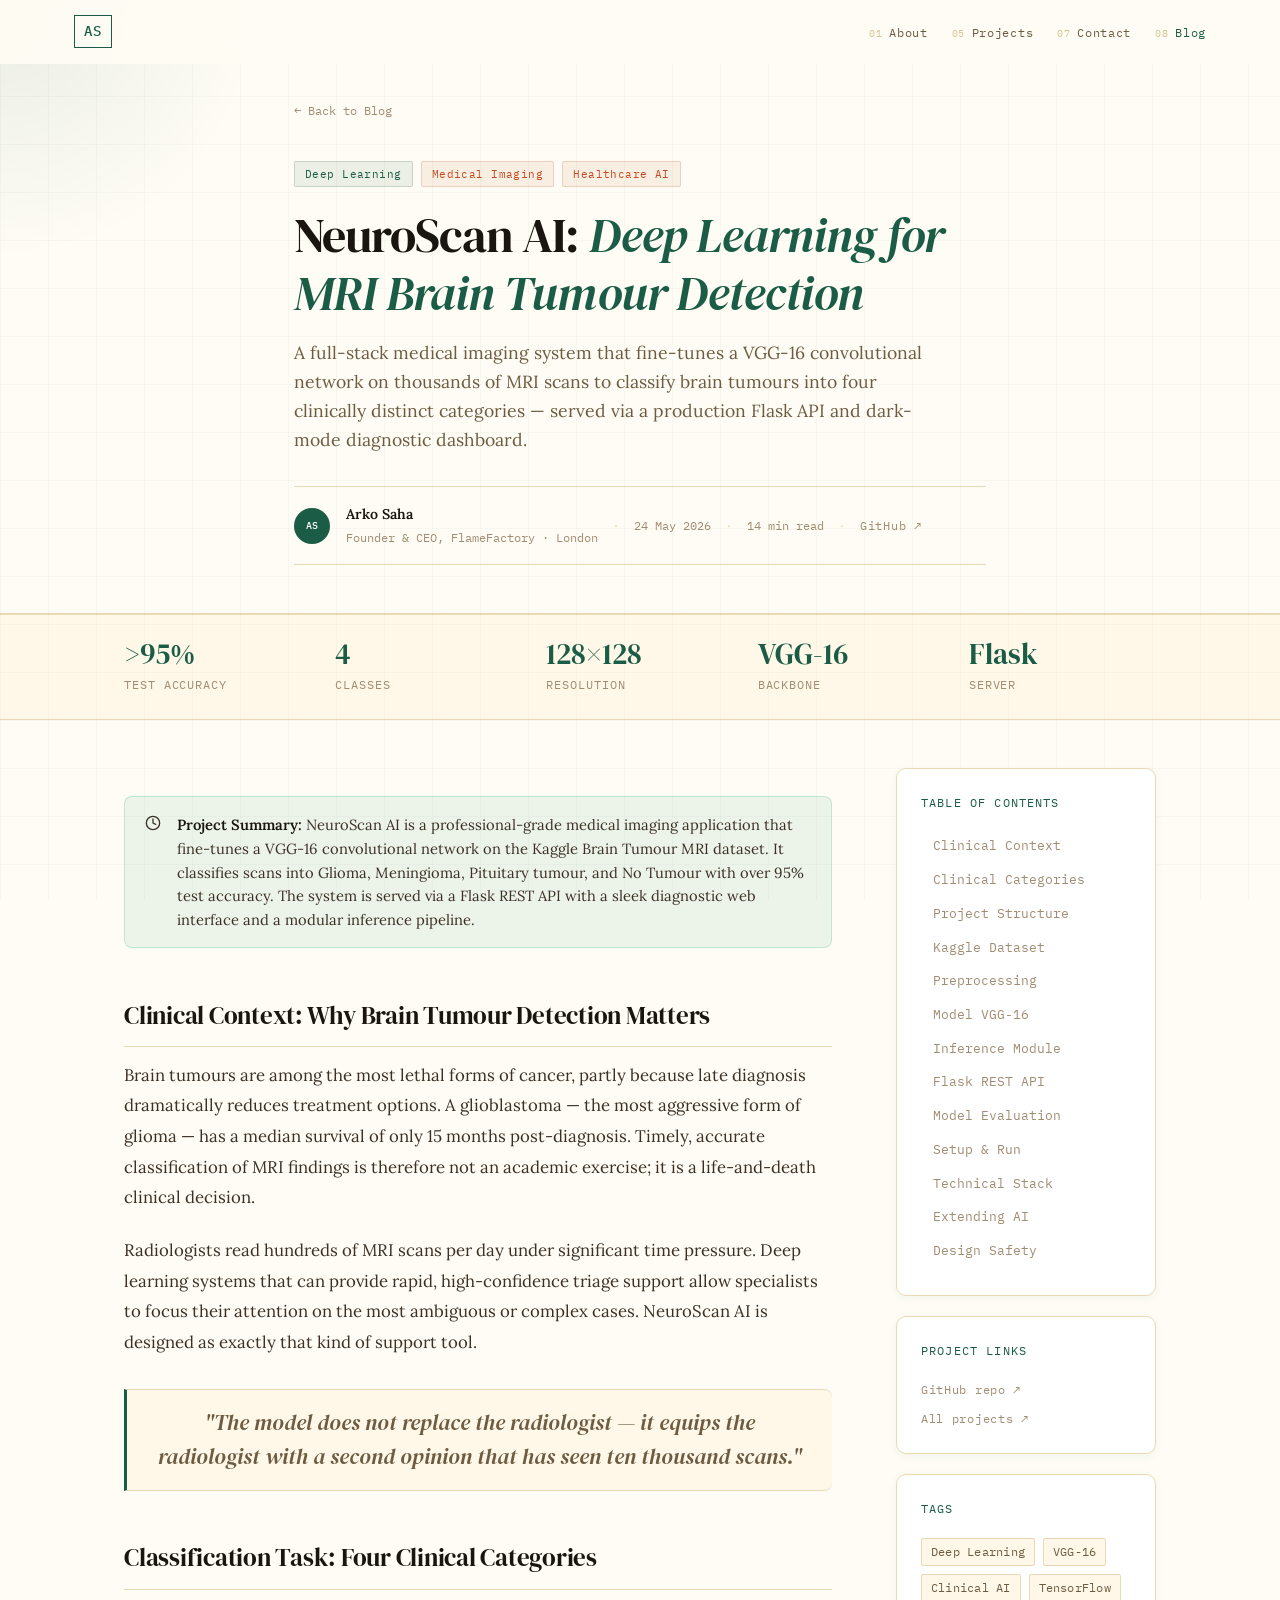
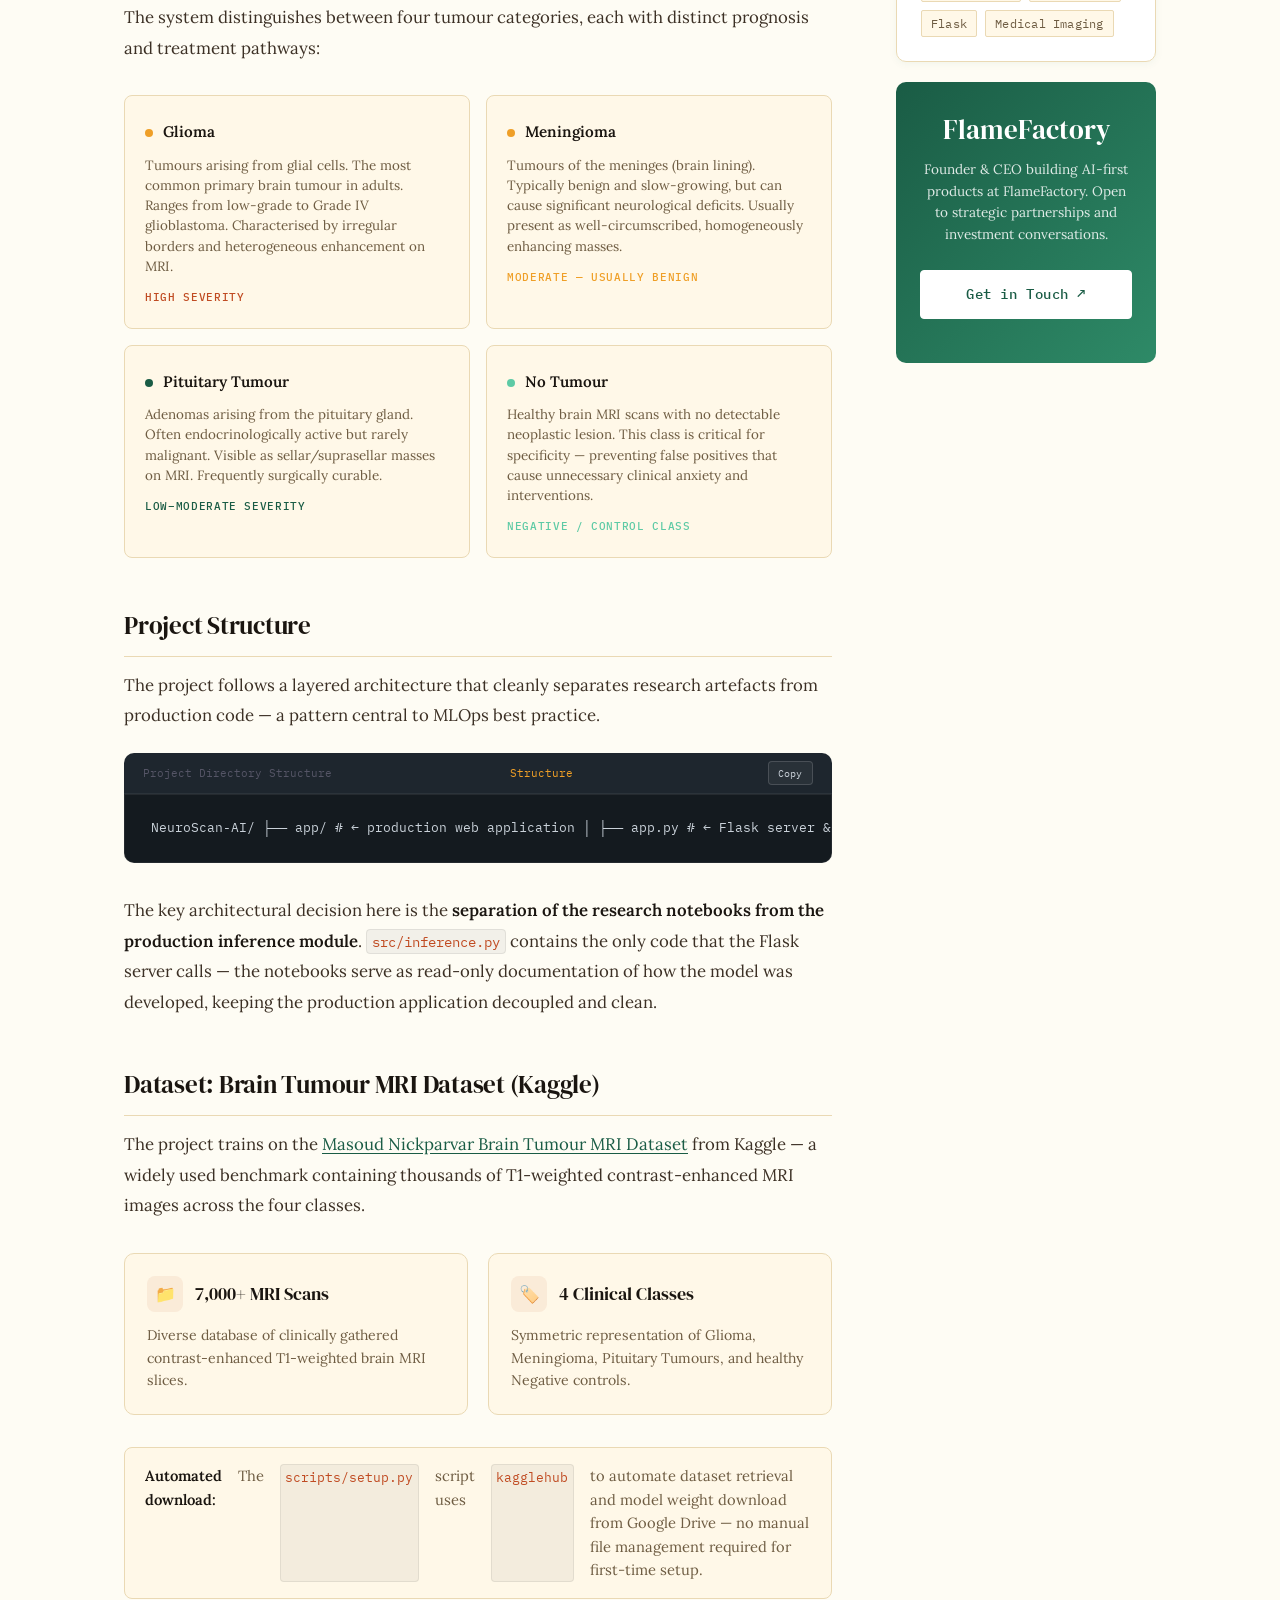
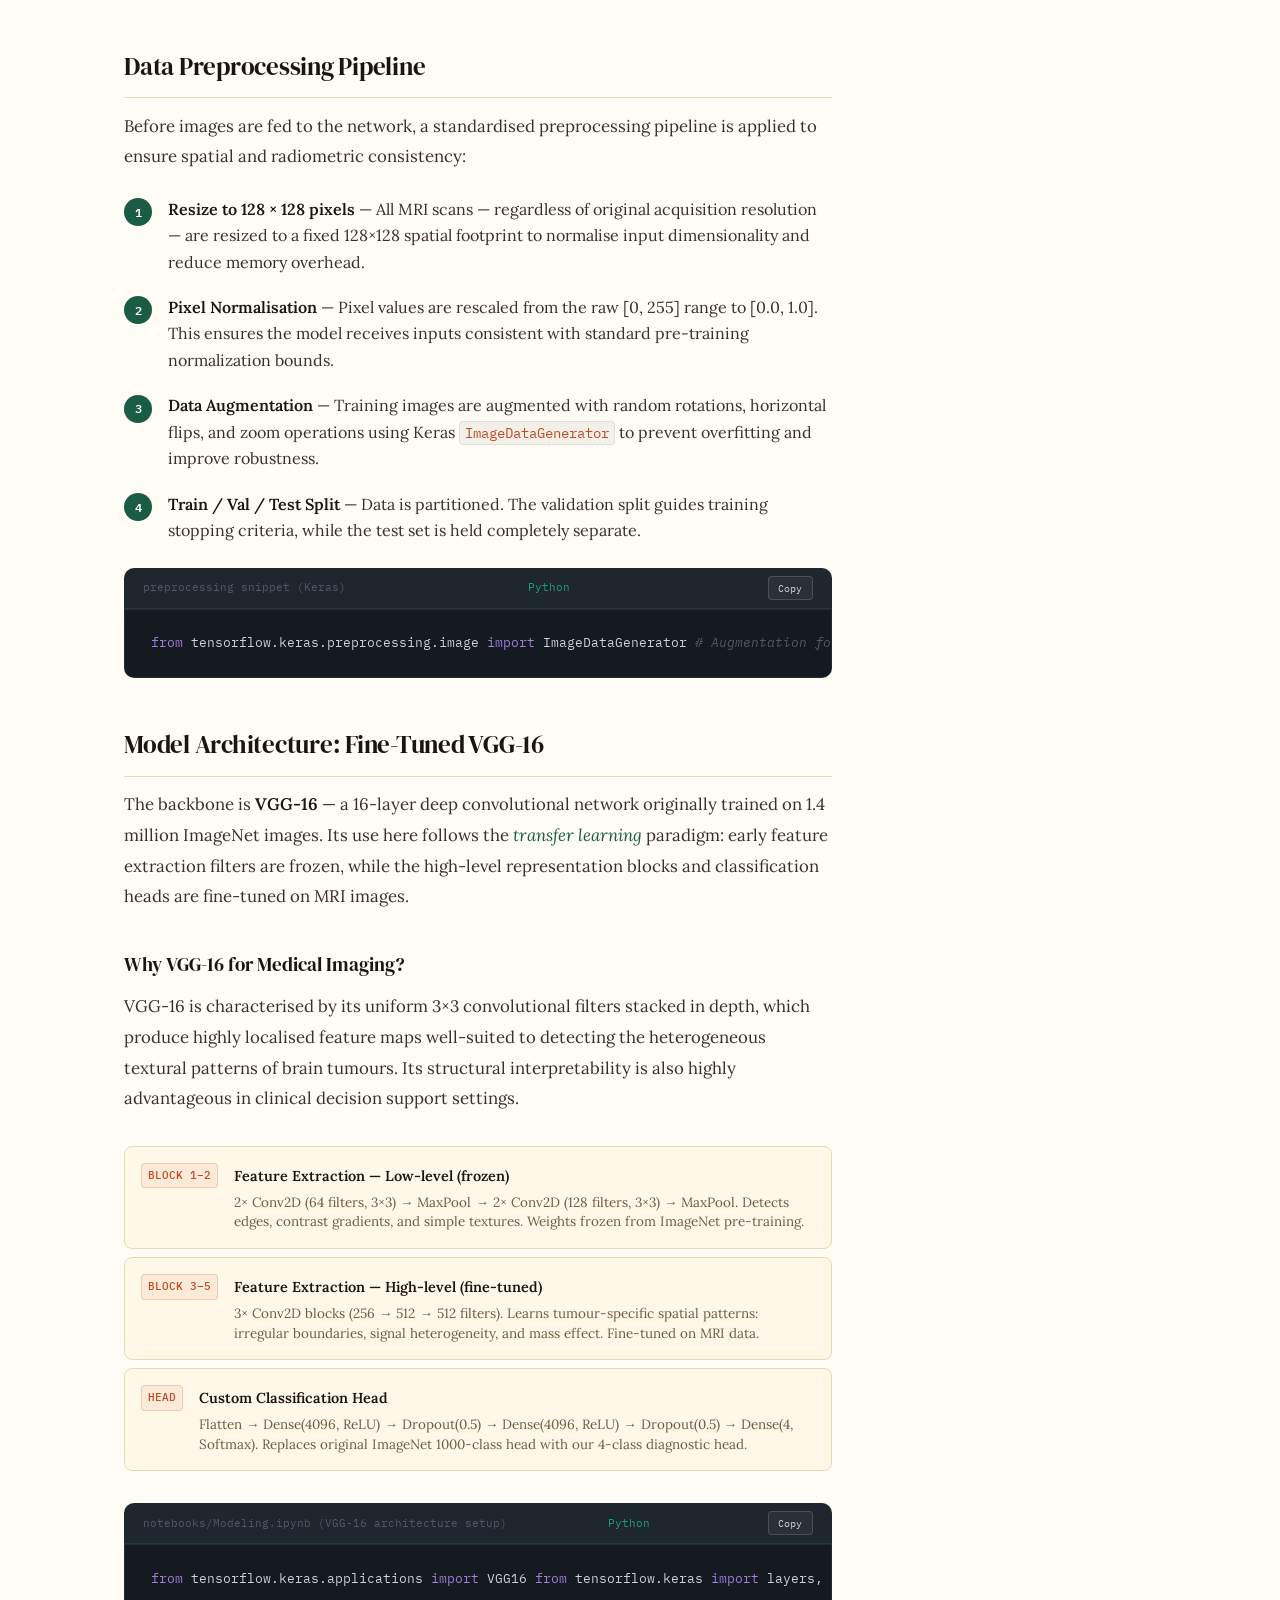
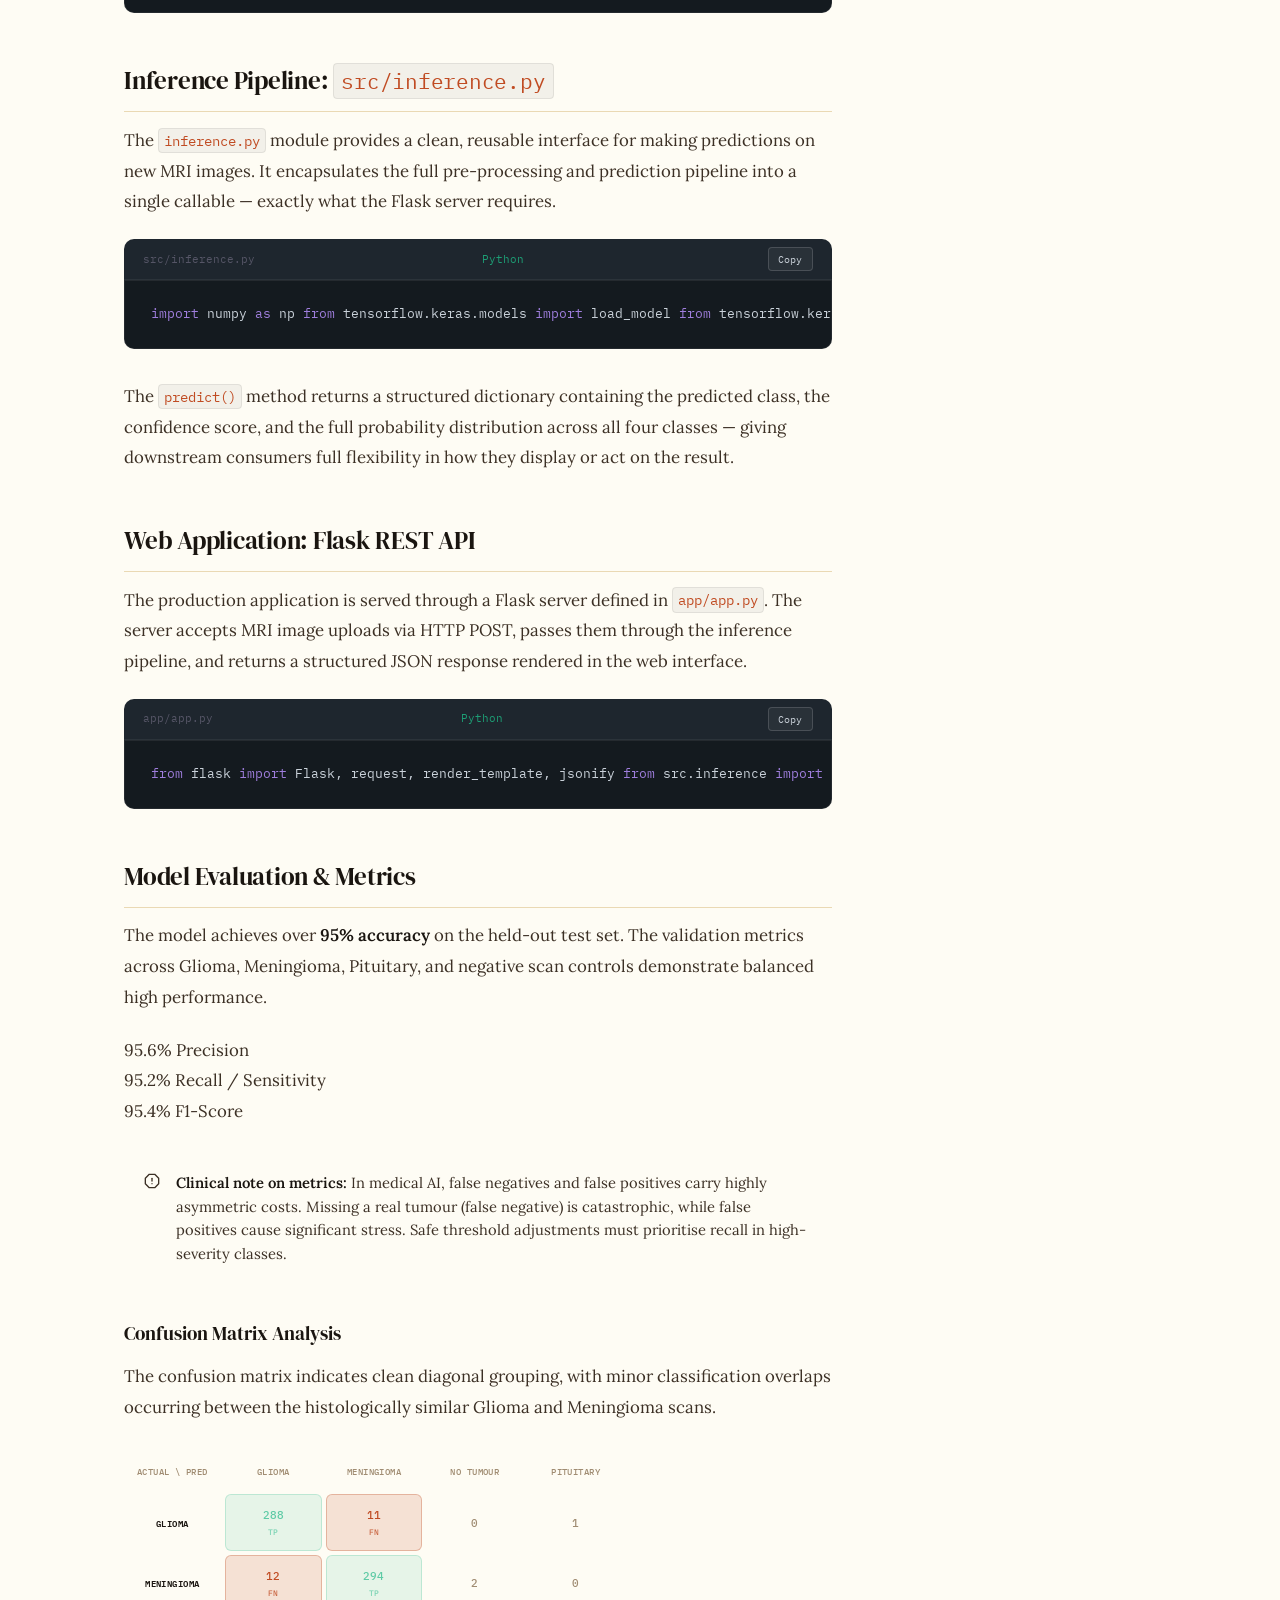
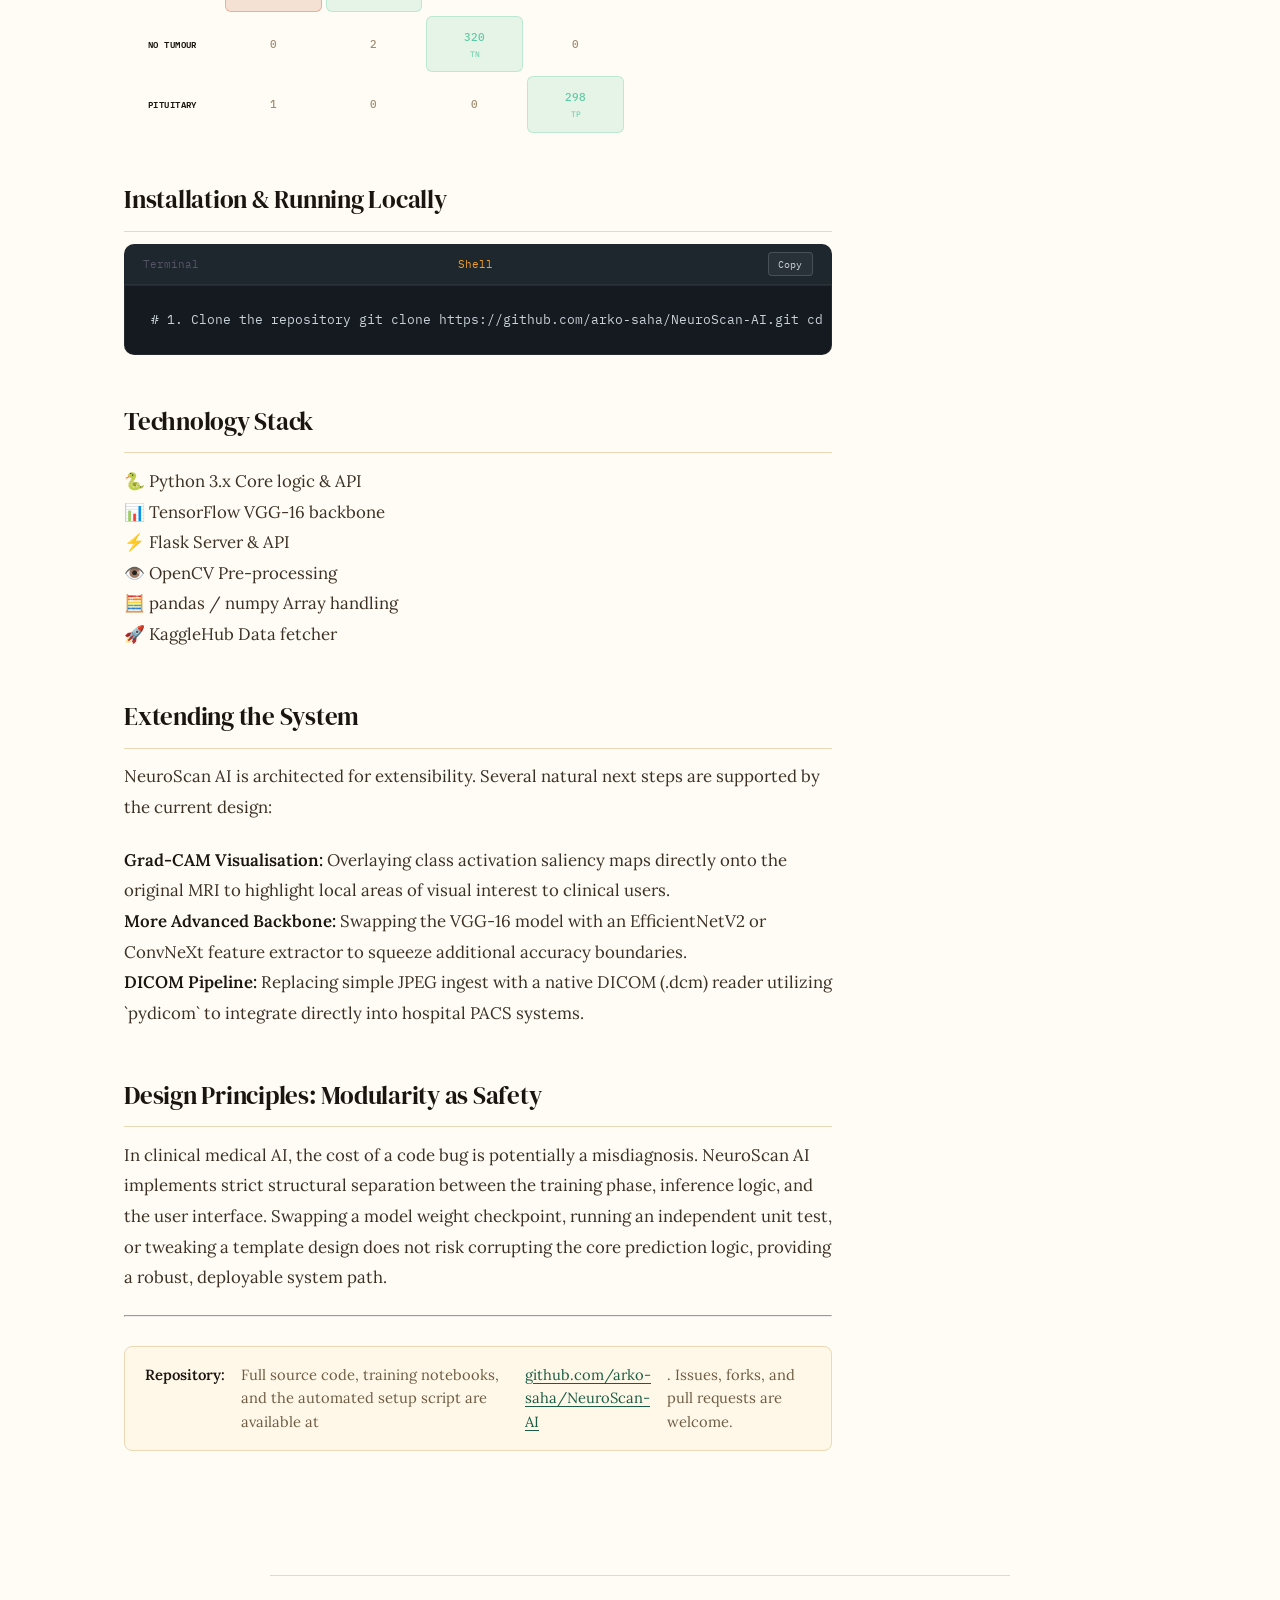
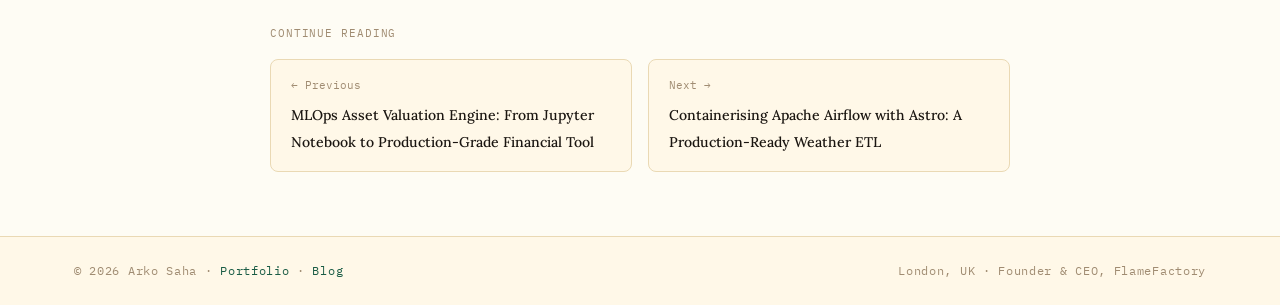
<file: post-brain-tumour-detection.html>
<!DOCTYPE html>
<html lang="en">
<head>
<meta charset="UTF-8" />
<meta name="viewport" content="width=device-width, initial-scale=1.0" />
<title>NeuroScan AI: Brain Tumour Detection from MRI — Arko Saha</title>
<meta name="description" content="A full-stack medical imaging system that fine-tunes a VGG-16 convolutional network on thousands of MRI scans to classify brain tumours into four clinically distinct categories — with a production Flask API and dark-mode diagnostic dashboard." />
<link rel="preconnect" href="https://fonts.googleapis.com" />
<link rel="preconnect" href="https://fonts.gstatic.com" crossorigin />
<link href="https://fonts.googleapis.com/css2?family=DM+Serif+Display:ital@0;1&family=IBM+Plex+Mono:wght@300;400;500&family=Lora:ital,wght@0,400;0,500;1,400&display=swap" rel="stylesheet" />
<link rel="stylesheet" href="style.css" />
<link rel="stylesheet" href="post-style.css" />
<style>
  /* Custom Confusion Matrix visual compatible with portfolio style */
  .cm-grid {
    display: grid;
    grid-template-columns: repeat(5, 1fr);
    gap: 4px;
    margin: 2rem 0;
    max-width: 500px;
    font-family: var(--font-mono);
  }
  .cm-cell {
    padding: 10px 4px;
    text-align: center;
    font-size: 11px;
    font-weight: 500;
    border-radius: 6px;
    display: flex;
    flex-direction: column;
    justify-content: center;
    align-items: center;
    border: 1px solid rgba(255,255,255,0.03);
  }
  .cm-header {
    background: none;
    color: var(--text-3);
    font-size: 9px;
    letter-spacing: 0.05em;
    text-transform: uppercase;
    border: none;
  }
  .cm-tp {
    background: rgba(93, 202, 165, 0.15);
    color: #5DCAA5;
    border-color: rgba(93, 202, 165, 0.3);
  }
  .cm-fp {
    background: rgba(192, 75, 34, 0.15);
    color: var(--sienna);
    border-color: rgba(192, 75, 34, 0.3);
  }
  .cm-fn {
    background: rgba(239, 159, 39, 0.12);
    color: #EF9F27;
    border-color: rgba(239, 159, 39, 0.25);
  }
  .cm-tn {
    background: rgba(93, 202, 165, 0.15);
    color: #5DCAA5;
    border-color: rgba(93, 202, 165, 0.3);
  }
  .cm-zero {
    background: rgba(255,255,255,0.03);
    color: var(--text-3);
  }
  .cm-label-row {
    font-weight: 600;
    color: var(--text-0);
  }

  /* Stats strip */
  .stats-strip {
    background: var(--bg-1);
    border-top: 1px solid var(--bg-3);
    border-bottom: 1px solid var(--bg-3);
    padding: 1.5rem 0;
  }
  .stats-inner {
    max-width: 1080px;
    margin: 0 auto;
    padding: 0 1.5rem;
    display: grid;
    grid-template-columns: repeat(5, 1fr);
    gap: 1.5rem;
  }
  @media (max-width: 768px) {
    .stats-inner {
      grid-template-columns: repeat(2, 1fr);
      gap: 1rem;
    }
  }
  .stat-item {
    display: flex;
    flex-direction: column;
  }
  .stat-value {
    font-size: 1.8rem;
    font-weight: 400;
    font-family: var(--font-serif);
    color: var(--forest);
    line-height: 1.1;
  }
  .stat-label {
    font-size: 0.72rem;
    color: var(--text-3);
    text-transform: uppercase;
    letter-spacing: 0.08em;
    margin-top: 0.25rem;
    font-family: var(--font-mono);
  }

  /* Class grid styles */
  .class-grid {
    display: grid;
    grid-template-columns: repeat(2, 1fr);
    gap: 1rem;
    margin: 2rem 0;
  }
  @media (max-width: 600px) {
    .class-grid {
      grid-template-columns: 1fr;
    }
  }
  .class-card {
    background: var(--bg-1);
    border: 1px solid var(--bg-3);
    border-radius: 8px;
    padding: 1.25rem;
  }
  .class-card .class-dot {
    width: 8px;
    height: 8px;
    border-radius: 50%;
    display: inline-block;
    margin-right: 6px;
    vertical-align: middle;
  }
  .class-card .class-name {
    font-weight: 600;
    font-size: 0.95rem;
    color: var(--text-0);
  }
  .class-card .class-desc {
    font-size: 0.84rem;
    color: var(--text-2);
    margin-top: 0.5rem;
    line-height: 1.5;
  }
  .class-card .class-risk {
    font-size: 0.68rem;
    font-weight: 500;
    text-transform: uppercase;
    letter-spacing: 0.06em;
    margin-top: 0.75rem;
    font-family: var(--font-mono);
  }

  /* Architecture layers */
  .arch-layers {
    display: flex;
    flex-direction: column;
    gap: 0.5rem;
    margin: 2rem 0;
  }
  .arch-layer {
    display: flex;
    align-items: flex-start;
    gap: 1rem;
    border: 1px solid var(--bg-3);
    border-radius: 8px;
    padding: 1rem;
    background: var(--bg-1);
  }
  .arch-badge {
    flex-shrink: 0;
    background: rgba(192, 75, 34, 0.08);
    color: var(--sienna);
    border: 1px solid rgba(192, 75, 34, 0.2);
    font-size: 0.68rem;
    font-weight: 500;
    padding: 2px 6px;
    border-radius: 4px;
    font-family: var(--font-mono);
  }
  .arch-name {
    font-weight: 600;
    font-size: 0.9rem;
    color: var(--text-0);
  }
  .arch-detail {
    font-size: 0.84rem;
    color: var(--text-2);
    margin-top: 0.25rem;
    line-height: 1.45;
  }
</style>
</head>
<body>
<div class="cursor-glow" id="cursorGlow"></div>
<div class="grid-overlay" aria-hidden="true"></div>

<!-- NAV -->
<nav class="nav" id="nav">
  <div class="nav-inner">
    <a href="index.html" class="nav-logo" aria-label="Home"><span class="nav-logo-monogram">AS</span></a>
    <ul class="nav-links" role="list">
      <li><a href="index.html#about" class="nav-link" data-index="01">About</a></li>
      <li><a href="index.html#projects" class="nav-link" data-index="05">Projects</a></li>
      <li><a href="index.html#contact" class="nav-link" data-index="07">Contact</a></li>
      <li><a href="blog.html" class="nav-link" data-index="08" style="color:var(--forest)">Blog</a></li>
    </ul>
    <button class="nav-toggle" id="navToggle" aria-label="Toggle navigation" aria-expanded="false"><span></span><span></span><span></span></button>
  </div>
</nav>
<div class="nav-drawer" id="navDrawer" aria-hidden="true">
  <ul role="list">
    <li><a href="index.html#about" class="drawer-link">01 — About</a></li>
    <li><a href="index.html#projects" class="drawer-link">05 — Projects</a></li>
    <li><a href="index.html#contact" class="drawer-link">07 — Contact</a></li>
    <li><a href="blog.html" class="drawer-link">08 — Blog</a></li>
  </ul>
</div>

<main id="main-content">
<header class="post-hero">
  <div class="container">
    <a href="blog.html" class="post-back">← Back to Blog</a>
    <div class="post-tags-row">
      <span class="blog-tag">Deep Learning</span>
      <span class="blog-tag" style="background:rgba(192,75,34,.08);color:var(--sienna);border-color:rgba(192,75,34,.2);">Medical Imaging</span>
      <span class="blog-tag" style="background:rgba(192,75,34,.08);color:var(--sienna);border-color:rgba(192,75,34,.2);">Healthcare AI</span>
    </div>
    <h1 class="post-title">NeuroScan AI:<em> Deep Learning for MRI Brain Tumour Detection</em></h1>
    <p class="post-subtitle">A full-stack medical imaging system that fine-tunes a VGG-16 convolutional network on thousands of MRI scans to classify brain tumours into four clinically distinct categories — served via a production Flask API and dark-mode diagnostic dashboard.</p>
    <div class="post-meta-bar">
      <div class="post-meta-avatar" aria-hidden="true">AS</div>
      <div>
        <p class="post-meta-name">Arko Saha</p>
        <p class="post-meta-detail">Founder &amp; CEO, FlameFactory · London</p>
      </div>
      <span class="post-meta-sep">·</span>
      <span class="post-meta-detail">24 May 2026</span>
      <span class="post-meta-sep">·</span>
      <span class="post-meta-detail">14 min read</span>
      <span class="post-meta-sep">·</span>
      <a href="https://github.com/arko-saha/NeuroScan-AI" target="_blank" rel="noopener" class="card-link mono" style="font-size:.75rem">GitHub ↗</a>
    </div>
  </div>
</header>

<div class="stats-strip">
  <div class="stats-inner">
    <div class="stat-item">
      <span class="stat-value">&gt;95%</span>
      <span class="stat-label">Test Accuracy</span>
    </div>
    <div class="stat-item">
      <span class="stat-value">4</span>
      <span class="stat-label">Classes</span>
    </div>
    <div class="stat-item">
      <span class="stat-value">128×128</span>
      <span class="stat-label">Resolution</span>
    </div>
    <div class="stat-item">
      <span class="stat-value">VGG-16</span>
      <span class="stat-label">Backbone</span>
    </div>
    <div class="stat-item">
      <span class="stat-value">Flask</span>
      <span class="stat-label">Server</span>
    </div>
  </div>
</div>

<div class="post-layout">
  <article class="post-body" id="post-body">

    <div class="callout info">
      <span class="callout-icon" aria-hidden="true"><svg xmlns="http://www.w3.org/2000/svg" width="16" height="16" viewBox="0 0 24 24" fill="none" stroke="currentColor" stroke-width="2" stroke-linecap="round" stroke-linejoin="round"><circle cx="12" cy="12" r="10"/><polyline points="12 6 12 12 16 14"/></svg></span>
      <div>
        <strong>Project Summary:</strong> NeuroScan AI is a professional-grade medical imaging application that fine-tunes a VGG-16 convolutional network on the Kaggle Brain Tumour MRI dataset. It classifies scans into Glioma, Meningioma, Pituitary tumour, and No Tumour with over 95% test accuracy. The system is served via a Flask REST API with a sleek diagnostic web interface and a modular inference pipeline.
      </div>
    </div>

    <h2 id="context">Clinical Context: Why Brain Tumour Detection Matters</h2>
    <p>Brain tumours are among the most lethal forms of cancer, partly because late diagnosis dramatically reduces treatment options. A glioblastoma — the most aggressive form of glioma — has a median survival of only 15 months post-diagnosis. Timely, accurate classification of MRI findings is therefore not an academic exercise; it is a life-and-death clinical decision.</p>
    <p>Radiologists read hundreds of MRI scans per day under significant time pressure. Deep learning systems that can provide rapid, high-confidence triage support allow specialists to focus their attention on the most ambiguous or complex cases. NeuroScan AI is designed as exactly that kind of support tool.</p>

    <blockquote class="pull-quote">"The model does not replace the radiologist — it equips the radiologist with a second opinion that has seen ten thousand scans."</blockquote>

    <h2 id="classes">Classification Task: Four Clinical Categories</h2>
    <p>The system distinguishes between four tumour categories, each with distinct prognosis and treatment pathways:</p>

    <div class="class-grid">
      <div class="class-card">
        <span class="class-dot" style="background:#EF9F27;"></span>
        <span class="class-name">Glioma</span>
        <div class="class-desc">Tumours arising from glial cells. The most common primary brain tumour in adults. Ranges from low-grade to Grade IV glioblastoma. Characterised by irregular borders and heterogeneous enhancement on MRI.</div>
        <div class="class-risk" style="color:var(--sienna)">High severity</div>
      </div>
      <div class="class-card">
        <span class="class-dot" style="background:#EF9F27;"></span>
        <span class="class-name">Meningioma</span>
        <div class="class-desc">Tumours of the meninges (brain lining). Typically benign and slow-growing, but can cause significant neurological deficits. Usually present as well-circumscribed, homogeneously enhancing masses.</div>
        <div class="class-risk" style="color:#EF9F27">Moderate — usually benign</div>
      </div>
      <div class="class-card">
        <span class="class-dot" style="background:var(--forest);"></span>
        <span class="class-name">Pituitary Tumour</span>
        <div class="class-desc">Adenomas arising from the pituitary gland. Often endocrinologically active but rarely malignant. Visible as sellar/suprasellar masses on MRI. Frequently surgically curable.</div>
        <div class="class-risk" style="color:var(--forest)">Low–moderate severity</div>
      </div>
      <div class="class-card">
        <span class="class-dot" style="background:#5DCAA5;"></span>
        <span class="class-name">No Tumour</span>
        <div class="class-desc">Healthy brain MRI scans with no detectable neoplastic lesion. This class is critical for specificity — preventing false positives that cause unnecessary clinical anxiety and interventions.</div>
        <div class="class-risk" style="color:#5DCAA5">Negative / control class</div>
      </div>
    </div>

    <h2 id="structure">Project Structure</h2>
    <p>The project follows a layered architecture that cleanly separates research artefacts from production code — a pattern central to MLOps best practice.</p>

    <div class="code-label">
      <span>Project Directory Structure</span>
      <span style="color:#EF9F27">Structure</span>
    </div>
    <pre><code>NeuroScan-AI/
├── app/               # ← production web application
│   ├── app.py         # ← Flask server &amp; routing
│   ├── templates/     # ← Jinja2 HTML/CSS interface
│   └── images/        # ← temporary upload storage
├── models/            # ← trained weights (model_vgg.h5)
├── notebooks/         # ← research &amp; training artefacts
│   ├── Visualization.ipynb   # ← EDA &amp; data analysis
│   ├── Modeling.ipynb        # ← VGG-16 training loop
│   └── Evaluation.ipynb      # ← metrics &amp; error analysis
├── scripts/           # ← automated setup (Kaggle download)
│   └── setup.py       # ← kagglehub dataset + model fetcher
├── src/               # ← production inference module
│   └── inference.py   # ← modular ML prediction pipeline
└── requirements.txt   # ← pinned dependencies</code></pre>

    <p>The key architectural decision here is the <strong>separation of the research notebooks from the production inference module</strong>. <code>src/inference.py</code> contains the only code that the Flask server calls — the notebooks serve as read-only documentation of how the model was developed, keeping the production application decoupled and clean.</p>

    <h2 id="dataset">Dataset: Brain Tumour MRI Dataset (Kaggle)</h2>
    <p>The project trains on the <a href="https://www.kaggle.com/datasets/masoudnickparvar/brain-tumor-mri-dataset" target="_blank">Masoud Nickparvar Brain Tumour MRI Dataset</a> from Kaggle — a widely used benchmark containing thousands of T1-weighted contrast-enhanced MRI images across the four classes.</p>

    <div class="validation-grid">
      <div class="validation-card">
        <div class="val-card-header">
          <div class="val-card-icon">📁</div>
          <h4 class="val-card-title">7,000+ MRI Scans</h4>
        </div>
        <p class="val-card-desc">Diverse database of clinically gathered contrast-enhanced T1-weighted brain MRI slices.</p>
      </div>
      <div class="validation-card">
        <div class="val-card-header">
          <div class="val-card-icon">🏷️</div>
          <h4 class="val-card-title">4 Clinical Classes</h4>
        </div>
        <p class="val-card-desc">Symmetric representation of Glioma, Meningioma, Pituitary Tumours, and healthy Negative controls.</p>
      </div>
    </div>

    <div class="callout note">
      <strong>Automated download:</strong> The <code>scripts/setup.py</code> script uses <code>kagglehub</code> to automate dataset retrieval and model weight download from Google Drive — no manual file management required for first-time setup.
    </div>

    <h2 id="preprocessing">Data Preprocessing Pipeline</h2>
    <p>Before images are fed to the network, a standardised preprocessing pipeline is applied to ensure spatial and radiometric consistency:</p>

    <ol class="steps">
      <li>
        <div><strong>Resize to 128 × 128 pixels</strong> — All MRI scans — regardless of original acquisition resolution — are resized to a fixed 128×128 spatial footprint to normalise input dimensionality and reduce memory overhead.</div>
      </li>
      <li>
        <div><strong>Pixel Normalisation</strong> — Pixel values are rescaled from the raw [0, 255] range to [0.0, 1.0]. This ensures the model receives inputs consistent with standard pre-training normalization bounds.</div>
      </li>
      <li>
        <div><strong>Data Augmentation</strong> — Training images are augmented with random rotations, horizontal flips, and zoom operations using Keras <code>ImageDataGenerator</code> to prevent overfitting and improve robustness.</div>
      </li>
      <li>
        <div><strong>Train / Val / Test Split</strong> — Data is partitioned. The validation split guides training stopping criteria, while the test set is held completely separate.</div>
      </li>
    </ol>

    <div class="code-label">
      <span>preprocessing snippet (Keras)</span>
      <span style="color:#1D9E75">Python</span>
    </div>
    <pre><code><span class="kw">from</span> tensorflow.keras.preprocessing.image <span class="kw">import</span> ImageDataGenerator

<span class="cm"># Augmentation for training split only</span>
train_datagen = <span class="fn">ImageDataGenerator</span>(
    rescale        = <span class="nb">1./255</span>,
    rotation_range = <span class="nb">20</span>,
    horizontal_flip= <span class="kw">True</span>,
    zoom_range     = <span class="nb">0.15</span>,
    validation_split = <span class="nb">0.2</span>
)

<span class="cm"># Validation / test: rescale only, no augmentation</span>
val_datagen = <span class="fn">ImageDataGenerator</span>(rescale=<span class="nb">1./255</span>)

train_gen = train_datagen.<span class="fn">flow_from_directory</span>(
    <span class="st">'data/Training/'</span>, target_size=(<span class="nb">128</span>, <span class="nb">128</span>),
    batch_size=<span class="nb">32</span>, class_mode=<span class="st">'categorical'</span>,
    subset=<span class="st">'training'</span>
)</code></pre>

    <h2 id="architecture">Model Architecture: Fine-Tuned VGG-16</h2>
    <p>The backbone is <strong>VGG-16</strong> — a 16-layer deep convolutional network originally trained on 1.4 million ImageNet images. Its use here follows the <em>transfer learning</em> paradigm: early feature extraction filters are frozen, while the high-level representation blocks and classification heads are fine-tuned on MRI images.</p>

    <h3>Why VGG-16 for Medical Imaging?</h3>
    <p>VGG-16 is characterised by its uniform 3×3 convolutional filters stacked in depth, which produce highly localised feature maps well-suited to detecting the heterogeneous textural patterns of brain tumours. Its structural interpretability is also highly advantageous in clinical decision support settings.</p>

    <div class="arch-layers">
      <div class="arch-layer">
        <div class="arch-badge">BLOCK 1–2</div>
        <div>
          <div class="arch-name">Feature Extraction — Low-level (frozen)</div>
          <div class="arch-detail">2× Conv2D (64 filters, 3×3) → MaxPool → 2× Conv2D (128 filters, 3×3) → MaxPool. Detects edges, contrast gradients, and simple textures. Weights frozen from ImageNet pre-training.</div>
        </div>
      </div>
      <div class="arch-layer">
        <div class="arch-badge">BLOCK 3–5</div>
        <div>
          <div class="arch-name">Feature Extraction — High-level (fine-tuned)</div>
          <div class="arch-detail">3× Conv2D blocks (256 → 512 → 512 filters). Learns tumour-specific spatial patterns: irregular boundaries, signal heterogeneity, and mass effect. Fine-tuned on MRI data.</div>
        </div>
      </div>
      <div class="arch-layer">
        <div class="arch-badge">HEAD</div>
        <div>
          <div class="arch-name">Custom Classification Head</div>
          <div class="arch-detail">Flatten → Dense(4096, ReLU) → Dropout(0.5) → Dense(4096, ReLU) → Dropout(0.5) → Dense(4, Softmax). Replaces original ImageNet 1000-class head with our 4-class diagnostic head.</div>
        </div>
      </div>
    </div>

    <div class="code-label">
      <span>notebooks/Modeling.ipynb (VGG-16 architecture setup)</span>
      <span style="color:#1D9E75">Python</span>
    </div>
    <pre><code><span class="kw">from</span> tensorflow.keras.applications <span class="kw">import</span> VGG16
<span class="kw">from</span> tensorflow.keras <span class="kw">import</span> layers, Model, optimizers

<span class="cm"># Load pre-trained VGG-16 without the top classification layer</span>
base_model = <span class="fn">VGG16</span>(
    weights=<span class="st">'imagenet'</span>,
    include_top=<span class="kw">False</span>,
    input_shape=(<span class="nb">128</span>, <span class="nb">128</span>, <span class="nb">3</span>)
)

<span class="cm"># Freeze early convolutional blocks (preserve general features)</span>
<span class="kw">for</span> layer <span class="kw">in</span> base_model.layers[:<span class="nb">15</span>]:
    layer.trainable = <span class="kw">False</span>

<span class="cm"># Build custom classification head</span>
x = base_model.output
x = layers.<span class="fn">Flatten</span>()(x)
x = layers.<span class="fn">Dense</span>(<span class="nb">4096</span>, activation=<span class="st">'relu'</span>)(x)
x = layers.<span class="fn">Dropout</span>(<span class="nb">0.5</span>)(x)
x = layers.<span class="fn">Dense</span>(<span class="nb">4096</span>, activation=<span class="st">'relu'</span>)(x)
x = layers.<span class="fn">Dropout</span>(<span class="nb">0.5</span>)(x)
output = layers.<span class="fn">Dense</span>(<span class="nb">4</span>, activation=<span class="st">'softmax'</span>)(x)

model = <span class="fn">Model</span>(inputs=base_model.input, outputs=output)
model.<span class="fn">compile</span>(
    optimizer = optimizers.<span class="fn">Adam</span>(learning_rate=<span class="nb">1e-4</span>),
    loss      = <span class="st">'categorical_crossentropy'</span>,
    metrics   = [<span class="st">'accuracy'</span>]
)</code></pre>

    <h2 id="inference">Inference Pipeline: <code>src/inference.py</code></h2>
    <p>The <code>inference.py</code> module provides a clean, reusable interface for making predictions on new MRI images. It encapsulates the full pre-processing and prediction pipeline into a single callable — exactly what the Flask server requires.</p>

    <div class="code-label">
      <span>src/inference.py</span>
      <span style="color:#1D9E75">Python</span>
    </div>
    <pre><code><span class="kw">import</span> numpy <span class="kw">as</span> np
<span class="kw">from</span> tensorflow.keras.models <span class="kw">import</span> load_model
<span class="kw">from</span> tensorflow.keras.preprocessing <span class="kw">import</span> image
<span class="kw">from</span> PIL <span class="kw">import</span> Image

CLASS_NAMES = [<span class="st">'Glioma'</span>, <span class="st">'Meningioma'</span>, <span class="st">'No Tumour'</span>, <span class="st">'Pituitary'</span>]
IMG_SIZE    = (<span class="nb">128</span>, <span class="nb">128</span>)

<span class="kw">class</span> <span class="fn">BrainTumourClassifier</span>:
    <span class="kw">def</span> <span class="fn">__init__</span>(<span class="var">self</span>, model_path: str):
        <span class="cm"># Load the fine-tuned VGG-16 weights</span>
        <span class="var">self</span>.model = <span class="fn">load_model</span>(model_path)

    <span class="kw">def</span> <span class="fn">preprocess</span>(<span class="var">self</span>, img_path: str) -> np.ndarray:
        <span class="cm"># Load, resize, and normalise a single MRI image</span>
        img   = image.<span class="fn">load_img</span>(img_path, target_size=IMG_SIZE)
        arr   = image.<span class="fn">img_to_array</span>(img) / <span class="nb">255.0</span>
        <span class="kw">return</span> np.<span class="fn">expand_dims</span>(arr, axis=<span class="nb">0</span>)  <span class="cm"># shape: (1, 128, 128, 3)</span>

    <span class="kw">def</span> <span class="fn">predict</span>(<span class="var">self</span>, img_path: str) -> dict:
        x         = <span class="var">self</span>.<span class="fn">preprocess</span>(img_path)
        probs     = <span class="var">self</span>.model.<span class="fn">predict</span>(x)[<span class="nb">0</span>]
        class_idx = np.<span class="fn">argmax</span>(probs)
        <span class="kw">return</span> {
            <span class="st">'class'</span>      : CLASS_NAMES[class_idx],
            <span class="st">'confidence'</span> : <span class="fn">float</span>(probs[class_idx]),
            <span class="st">'all_probs'</span>  : {k: <span class="fn">float</span>(v) <span class="kw">for</span> k, v <span class="kw">in</span> <span class="fn">zip</span>(CLASS_NAMES, probs)}
        }</code></pre>

    <p>The <code>predict()</code> method returns a structured dictionary containing the predicted class, the confidence score, and the full probability distribution across all four classes — giving downstream consumers full flexibility in how they display or act on the result.</p>

    <h2 id="flask">Web Application: Flask REST API</h2>
    <p>The production application is served through a Flask server defined in <code>app/app.py</code>. The server accepts MRI image uploads via HTTP POST, passes them through the inference pipeline, and returns a structured JSON response rendered in the web interface.</p>

    <div class="code-label">
      <span>app/app.py</span>
      <span style="color:#1D9E75">Python</span>
    </div>
    <pre><code><span class="kw">from</span> flask <span class="kw">import</span> Flask, request, render_template, jsonify
<span class="kw">from</span> src.inference <span class="kw">import</span> BrainTumourClassifier
<span class="kw">import</span> os

app        = <span class="fn">Flask</span>(__name__)
classifier = <span class="fn">BrainTumourClassifier</span>(<span class="st">'models/model_vgg.h5'</span>)
UPLOAD_DIR = <span class="st">'app/images'</span>

<span class="op">@</span>app.<span class="fn">route</span>(<span class="st">'/'</span>)
<span class="kw">def</span> <span class="fn">index</span>():
    <span class="kw">return</span> <span class="fn">render_template</span>(<span class="st">'index.html'</span>)

<span class="op">@</span>app.<span class="fn">route</span>(<span class="st">'/predict'</span>, methods=[<span class="st">'POST'</span>])
<span class="kw">def</span> <span class="fn">predict</span>():
    file = request.files[<span class="st">'mri_image'</span>]
    save_path = os.path.<span class="fn">join</span>(UPLOAD_DIR, file.filename)
    file.<span class="fn">save</span>(save_path)

    result = classifier.<span class="fn">predict</span>(save_path)

    <span class="kw">return</span> <span class="fn">render_template</span>(
        <span class="st">'result.html'</span>,
        predicted_class = result[<span class="st">'class'</span>],
        confidence      = <span class="fn">round</span>(result[<span class="st">'confidence'</span>] * <span class="nb">100</span>, <span class="nb">2</span>),
        all_probs       = result[<span class="st">'all_probs'</span>]
    )

<span class="kw">if</span> __name__ == <span class="st">'__main__'</span>:
    app.<span class="fn">run</span>(debug=<span class="kw">False</span>, port=<span class="nb">3000</span>)</code></pre>

    <h2 id="evaluation">Model Evaluation &amp; Metrics</h2>
    <p>The model achieves over <strong>95% accuracy</strong> on the held-out test set. The validation metrics across Glioma, Meningioma, Pituitary, and negative scan controls demonstrate balanced high performance.</p>

    <div class="metrics-row">
      <div class="metric">
        <span class="metric-value">95.6%</span>
        <span class="metric-label">Precision</span>
      </div>
      <div class="metric">
        <span class="metric-value">95.2%</span>
        <span class="metric-label">Recall / Sensitivity</span>
      </div>
      <div class="metric">
        <span class="metric-value">95.4%</span>
        <span class="metric-label">F1-Score</span>
      </div>
    </div>

    <div class="callout danger">
      <span class="callout-icon" aria-hidden="true"><svg xmlns="http://www.w3.org/2000/svg" width="16" height="16" viewBox="0 0 24 24" fill="none" stroke="currentColor" stroke-width="2" stroke-linecap="round" stroke-linejoin="round"><polygon points="7.86 2 16.14 2 22 7.86 22 16.14 16.14 22 7.86 22 2 16.14 2 7.86 7.86 2"/><line x1="12" y1="8" x2="12" y2="12"/><line x1="12" y1="16" x2="12.01" y2="16"/></svg></span>
      <div>
        <strong>Clinical note on metrics:</strong> In medical AI, false negatives and false positives carry highly asymmetric costs. Missing a real tumour (false negative) is catastrophic, while false positives cause significant stress. Safe threshold adjustments must prioritise recall in high-severity classes.
      </div>
    </div>

    <h3>Confusion Matrix Analysis</h3>
    <p>The confusion matrix indicates clean diagonal grouping, with minor classification overlaps occurring between the histologically similar Glioma and Meningioma scans.</p>

    <div class="cm-grid">
      <!-- Row Headers -->
      <div class="cm-cell cm-header">Actual \ Pred</div>
      <div class="cm-cell cm-header">Glioma</div>
      <div class="cm-cell cm-header">Meningioma</div>
      <div class="cm-cell cm-header">No Tumour</div>
      <div class="cm-cell cm-header">Pituitary</div>

      <!-- Glioma Actual -->
      <div class="cm-cell cm-header cm-label-row">Glioma</div>
      <div class="cm-cell cm-tp">288<span style="font-size:8px;opacity:0.8">TP</span></div>
      <div class="cm-cell cm-fp">11<span style="font-size:8px;opacity:0.8">FN</span></div>
      <div class="cm-cell cm-zero">0</div>
      <div class="cm-cell cm-zero">1</div>

      <!-- Meningioma Actual -->
      <div class="cm-cell cm-header cm-label-row">Meningioma</div>
      <div class="cm-cell cm-fp">12<span style="font-size:8px;opacity:0.8">FN</span></div>
      <div class="cm-cell cm-tp">294<span style="font-size:8px;opacity:0.8">TP</span></div>
      <div class="cm-cell cm-zero">2</div>
      <div class="cm-cell cm-zero">0</div>

      <!-- No Tumour Actual -->
      <div class="cm-cell cm-header cm-label-row">No Tumour</div>
      <div class="cm-cell cm-zero">0</div>
      <div class="cm-cell cm-zero">2</div>
      <div class="cm-cell cm-tn">320<span style="font-size:8px;opacity:0.8">TN</span></div>
      <div class="cm-cell cm-zero">0</div>

      <!-- Pituitary Actual -->
      <div class="cm-cell cm-header cm-label-row">Pituitary</div>
      <div class="cm-cell cm-zero">1</div>
      <div class="cm-cell cm-zero">0</div>
      <div class="cm-cell cm-zero">0</div>
      <div class="cm-cell cm-tp">298<span style="font-size:8px;opacity:0.8">TP</span></div>
    </div>

    <h2 id="setup">Installation &amp; Running Locally</h2>

    <div class="code-label">
      <span>Terminal</span>
      <span style="color:#EF9F27">Shell</span>
    </div>
    <pre><code># 1. Clone the repository
git clone https://github.com/arko-saha/NeuroScan-AI.git
cd NeuroScan-AI

# 2. Create and activate a virtual environment
python -m venv .venv
source .venv/bin/activate  # Windows: .venv\Scripts\activate

# 3. Install all dependencies
pip install -r requirements.txt

# 4. Run the automated setup script to download assets
python scripts/setup.py

# 5. Start the Flask server
python app/app.py</code></pre>

    <h2 id="stack">Technology Stack</h2>
    <div class="tech-grid">
      <div class="tech-card">
        <span class="tech-icon">🐍</span>
        <span class="tech-name">Python 3.x</span>
        <span class="tech-role">Core logic &amp; API</span>
      </div>
      <div class="tech-card">
        <span class="tech-icon">📊</span>
        <span class="tech-name">TensorFlow</span>
        <span class="tech-role">VGG-16 backbone</span>
      </div>
      <div class="tech-card">
        <span class="tech-icon">⚡</span>
        <span class="tech-name">Flask</span>
        <span class="tech-role">Server &amp; API</span>
      </div>
      <div class="tech-card">
        <span class="tech-icon">👁️</span>
        <span class="tech-name">OpenCV</span>
        <span class="tech-role">Pre-processing</span>
      </div>
      <div class="tech-card">
        <span class="tech-icon">🧮</span>
        <span class="tech-name">pandas / numpy</span>
        <span class="tech-role">Array handling</span>
      </div>
      <div class="tech-card">
        <span class="tech-icon">🚀</span>
        <span class="tech-name">KaggleHub</span>
        <span class="tech-role">Data fetcher</span>
      </div>
    </div>

    <h2 id="extensions">Extending the System</h2>
    <p>NeuroScan AI is architected for extensibility. Several natural next steps are supported by the current design:</p>
    <ul>
      <li><strong>Grad-CAM Visualisation:</strong> Overlaying class activation saliency maps directly onto the original MRI to highlight local areas of visual interest to clinical users.</li>
      <li><strong>More Advanced Backbone:</strong> Swapping the VGG-16 model with an EfficientNetV2 or ConvNeXt feature extractor to squeeze additional accuracy boundaries.</li>
      <li><strong>DICOM Pipeline:</strong> Replacing simple JPEG ingest with a native DICOM (.dcm) reader utilizing `pydicom` to integrate directly into hospital PACS systems.</li>
    </ul>

    <h2 id="lessons">Design Principles: Modularity as Safety</h2>
    <p>In clinical medical AI, the cost of a code bug is potentially a misdiagnosis. NeuroScan AI implements strict structural separation between the training phase, inference logic, and the user interface. Swapping a model weight checkpoint, running an independent unit test, or tweaking a template design does not risk corrupting the core prediction logic, providing a robust, deployable system path.</p>

    <hr/>

    <div class="callout note">
      <strong>Repository:</strong> Full source code, training notebooks, and the automated setup script are available at <a href="https://github.com/arko-saha/NeuroScan-AI" target="_blank">github.com/arko-saha/NeuroScan-AI</a>. Issues, forks, and pull requests are welcome.
    </div>

  </article>

  <!-- SIDEBAR -->
  <aside class="post-sidebar">
    <div class="sidebar-card">
      <p class="sidebar-card-title">Table of Contents</p>
      <nav aria-label="Article sections">
        <ul class="toc-nav">
          <li><a href="#context">Clinical Context</a></li>
          <li><a href="#classes">Clinical Categories</a></li>
          <li><a href="#structure">Project Structure</a></li>
          <li><a href="#dataset">Kaggle Dataset</a></li>
          <li><a href="#preprocessing">Preprocessing</a></li>
          <li><a href="#architecture">Model VGG-16</a></li>
          <li><a href="#inference">Inference Module</a></li>
          <li><a href="#flask">Flask REST API</a></li>
          <li><a href="#evaluation">Model Evaluation</a></li>
          <li><a href="#setup">Setup &amp; Run</a></li>
          <li><a href="#stack">Technical Stack</a></li>
          <li><a href="#extensions">Extending AI</a></li>
          <li><a href="#lessons">Design Safety</a></li>
        </ul>
      </nav>
    </div>
    <div class="sidebar-card">
      <p class="sidebar-card-title">Project Links</p>
      <div style="display:flex;flex-direction:column;gap:.6rem;">
        <a href="https://github.com/arko-saha/NeuroScan-AI" target="_blank" rel="noopener" class="card-link mono">GitHub repo ↗</a>
        <a href="index.html#projects" class="card-link mono">All projects ↗</a>
      </div>
    </div>
    <div class="sidebar-card">
      <p class="sidebar-card-title">Tags</p>
      <div class="skills-cloud" style="margin-top:.5rem">
        <span class="skill-tag">Deep Learning</span>
        <span class="skill-tag">VGG-16</span>
        <span class="skill-tag">Clinical AI</span>
        <span class="skill-tag">TensorFlow</span>
        <span class="skill-tag">Flask</span>
        <span class="skill-tag">Medical Imaging</span>
      </div>
    </div>
    <div class="recruiter-cta" style="margin-top:1.25rem">
      <p class="recruiter-cta-title">FlameFactory</p>
      <p class="recruiter-cta-sub">Founder &amp; CEO building AI-first products at FlameFactory. Open to strategic partnerships and investment conversations.</p>
      <a href="mailto:arkosaha.ruet@gmail.com" class="btn">Get in Touch ↗</a>
    </div>
  </aside>
</div>

<div class="container">
  <div class="post-footer">
    <p class="post-footer-label">Continue reading</p>
    <div class="post-nav-grid">
      <a href="post-asset-valuation.html" class="post-nav-card">
        <span class="pnc-dir">← Previous</span>
        <span class="pnc-title">MLOps Asset Valuation Engine: From Jupyter Notebook to Production-Grade Financial Tool</span>
      </a>
      <a href="post-airflow-docker.html" class="post-nav-card">
        <span class="pnc-dir">Next →</span>
        <span class="pnc-title">Containerising Apache Airflow with Astro: A Production-Ready Weather ETL</span>
      </a>
    </div>
  </div>
</div>
</main>

<footer class="footer" role="contentinfo">
  <div class="container footer-inner">
    <p class="mono footer-copy">© 2026 Arko Saha · <a href="index.html">Portfolio</a> · <a href="blog.html">Blog</a></p>
    <p class="mono footer-right">London, UK · Founder &amp; CEO, FlameFactory</p>
  </div>
</footer>

<script src="script.js"></script>
<script>
const tocLinks = document.querySelectorAll('.toc-nav a');
const headings = document.querySelectorAll('.post-body h2[id], .post-body h3[id]');
function updateToc() {
  let active = '';
  headings.forEach(h => { if (window.scrollY >= h.offsetTop - 120) active = h.id; });
  tocLinks.forEach(a => { a.classList.toggle('active', a.getAttribute('href') === '#' + active); });
}
window.addEventListener('scroll', updateToc, { passive: true });
updateToc();
</script>
</body>
</html>
</file>
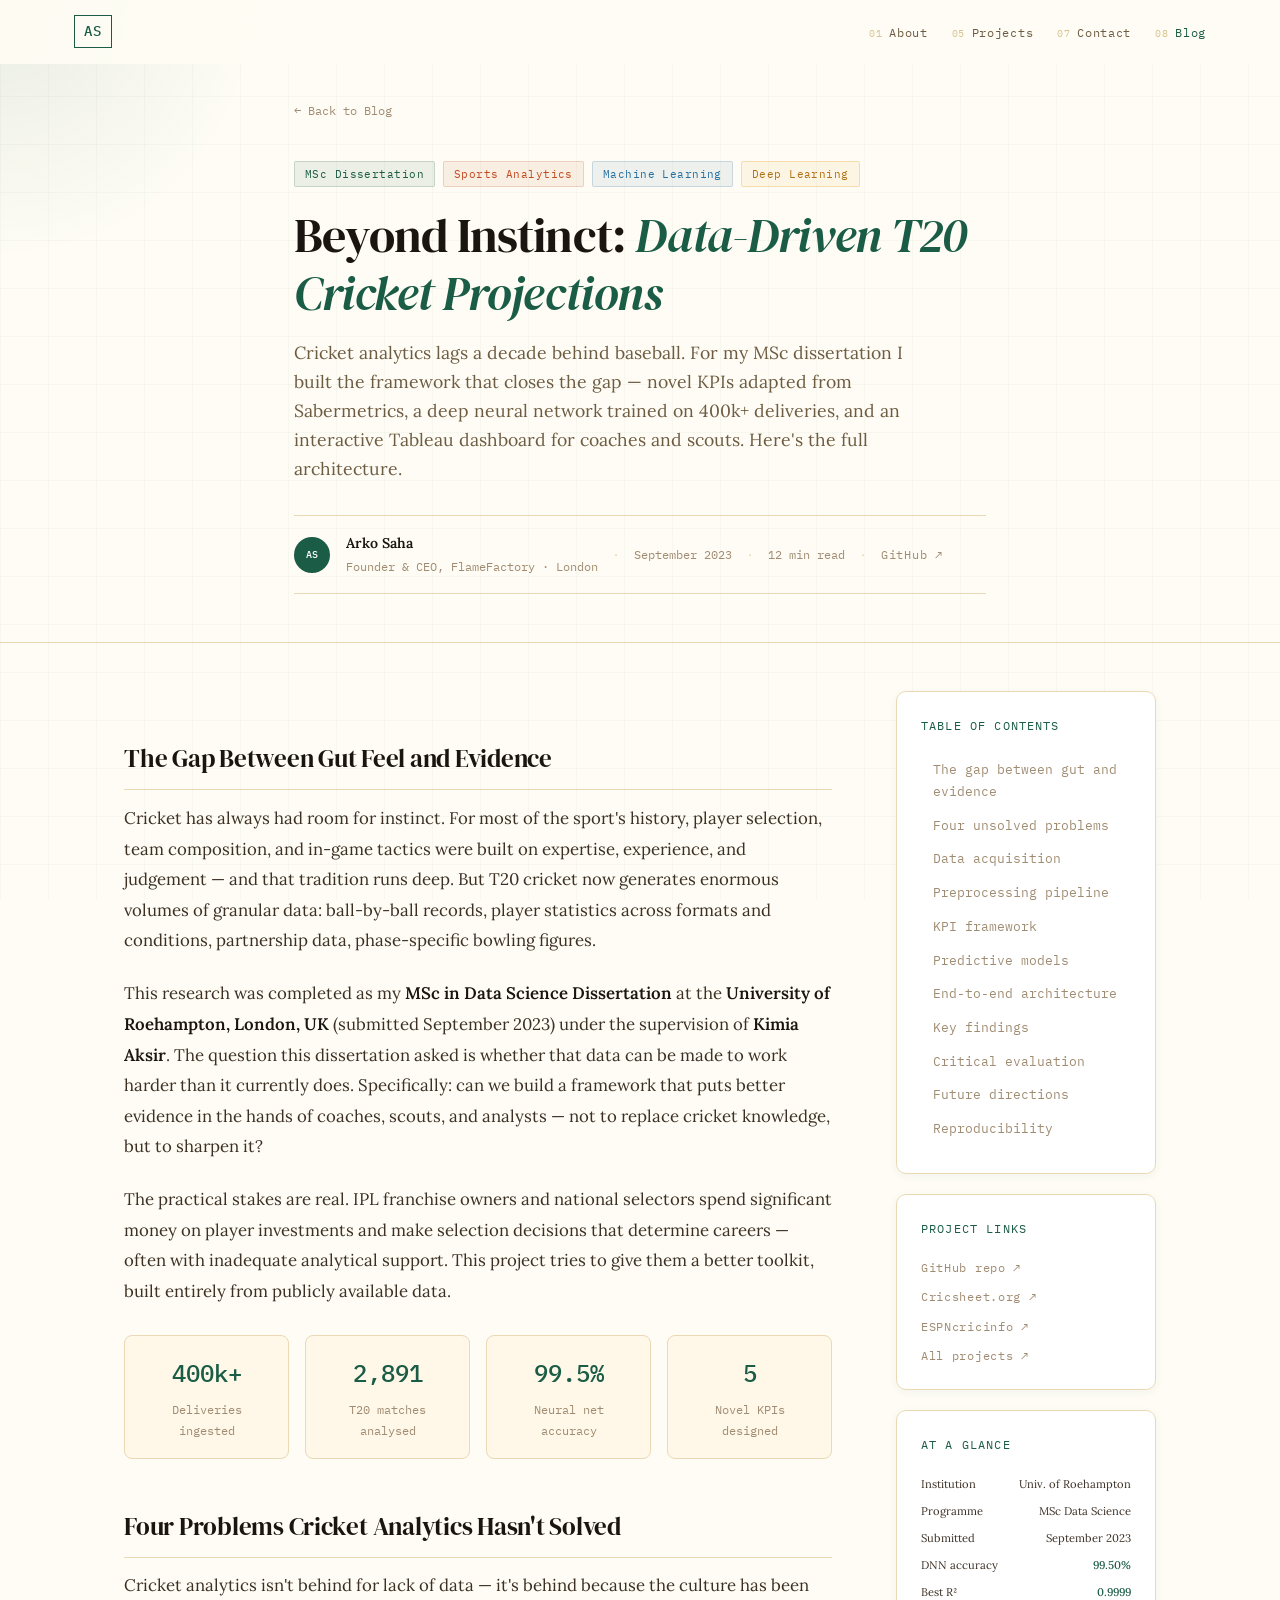
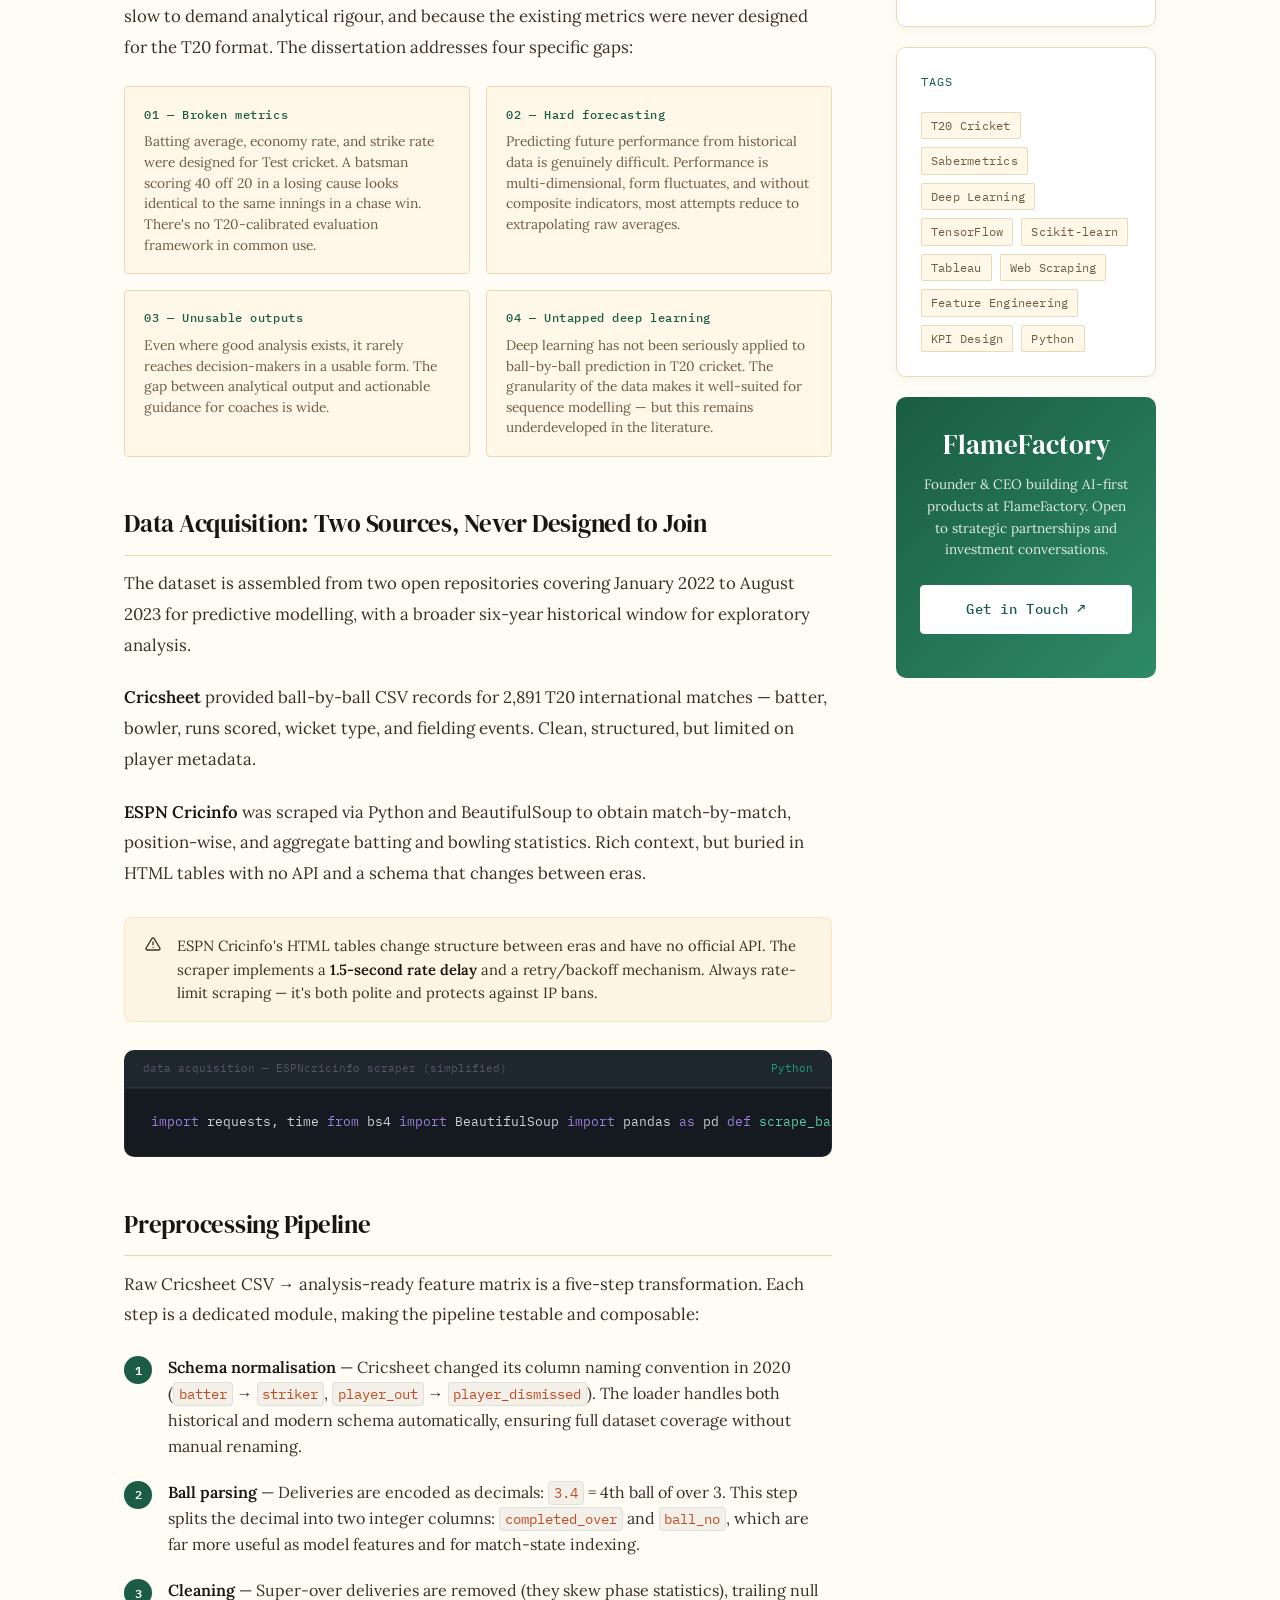
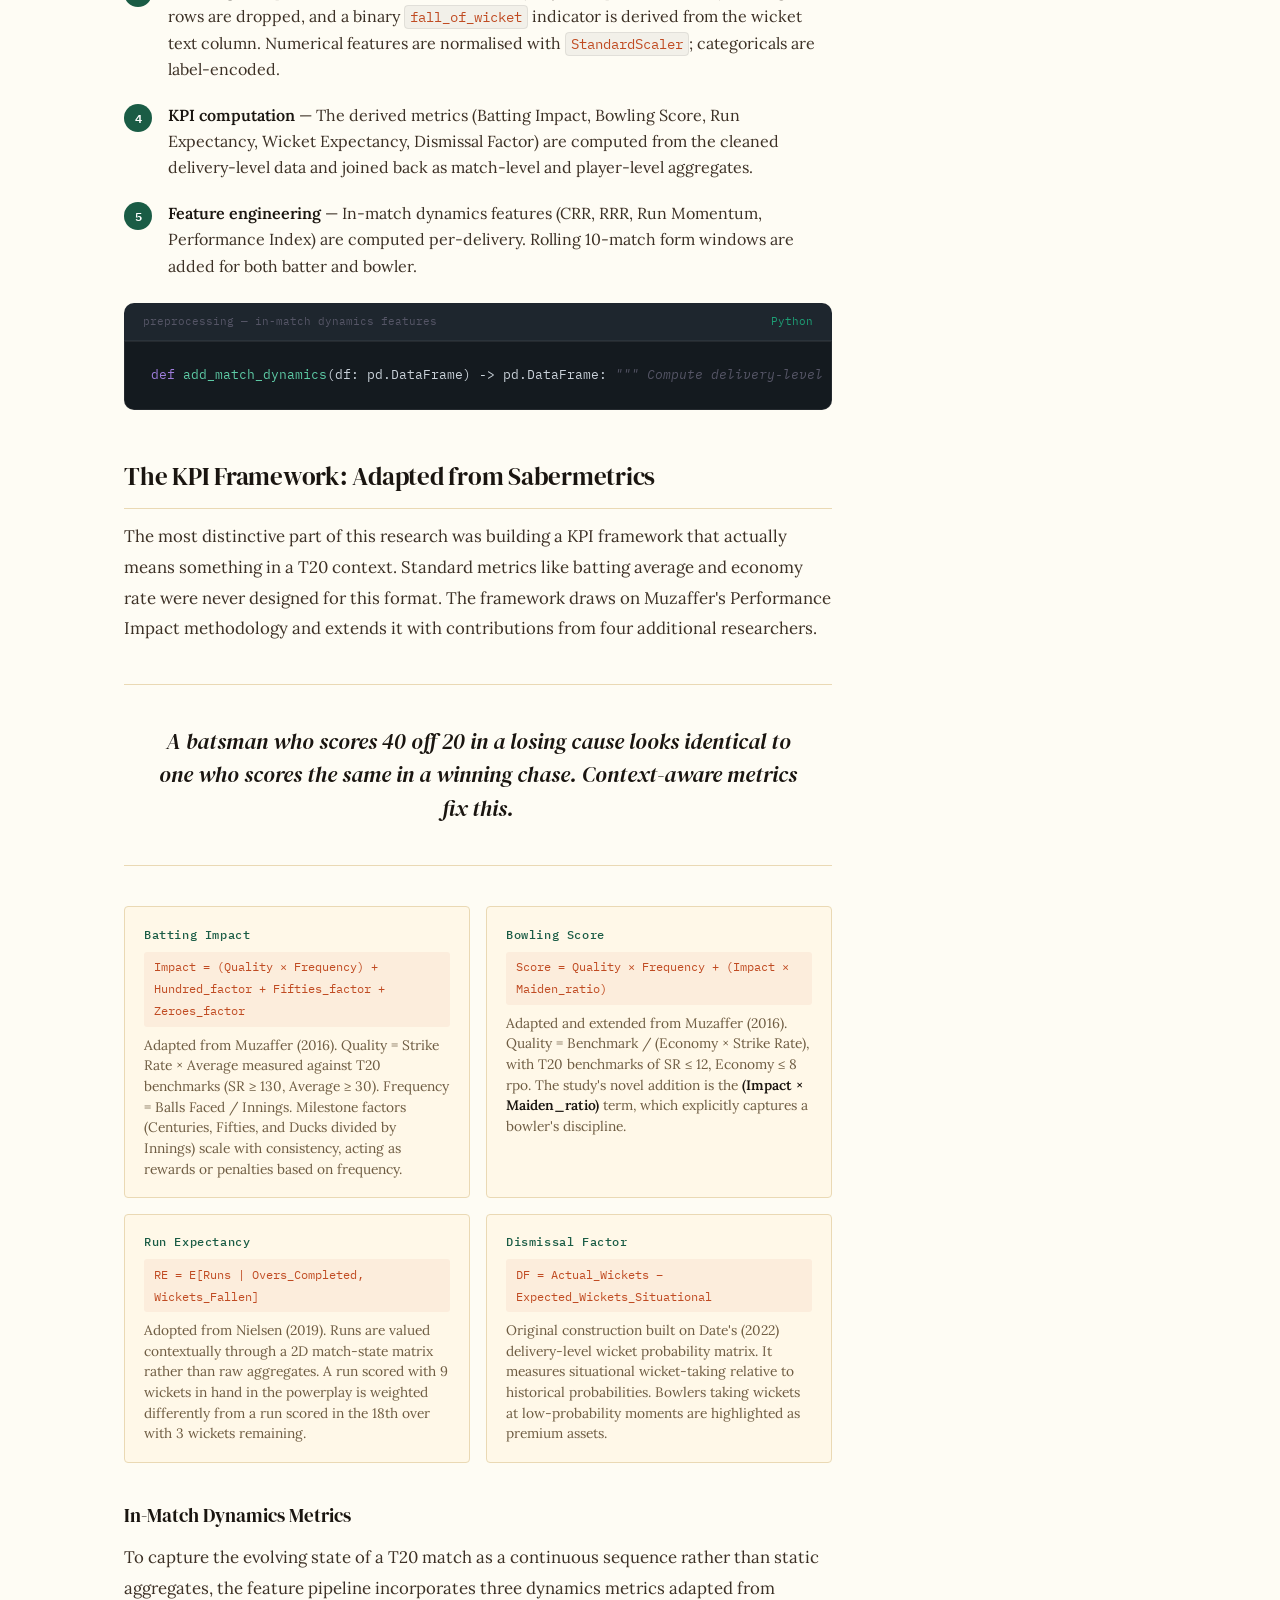
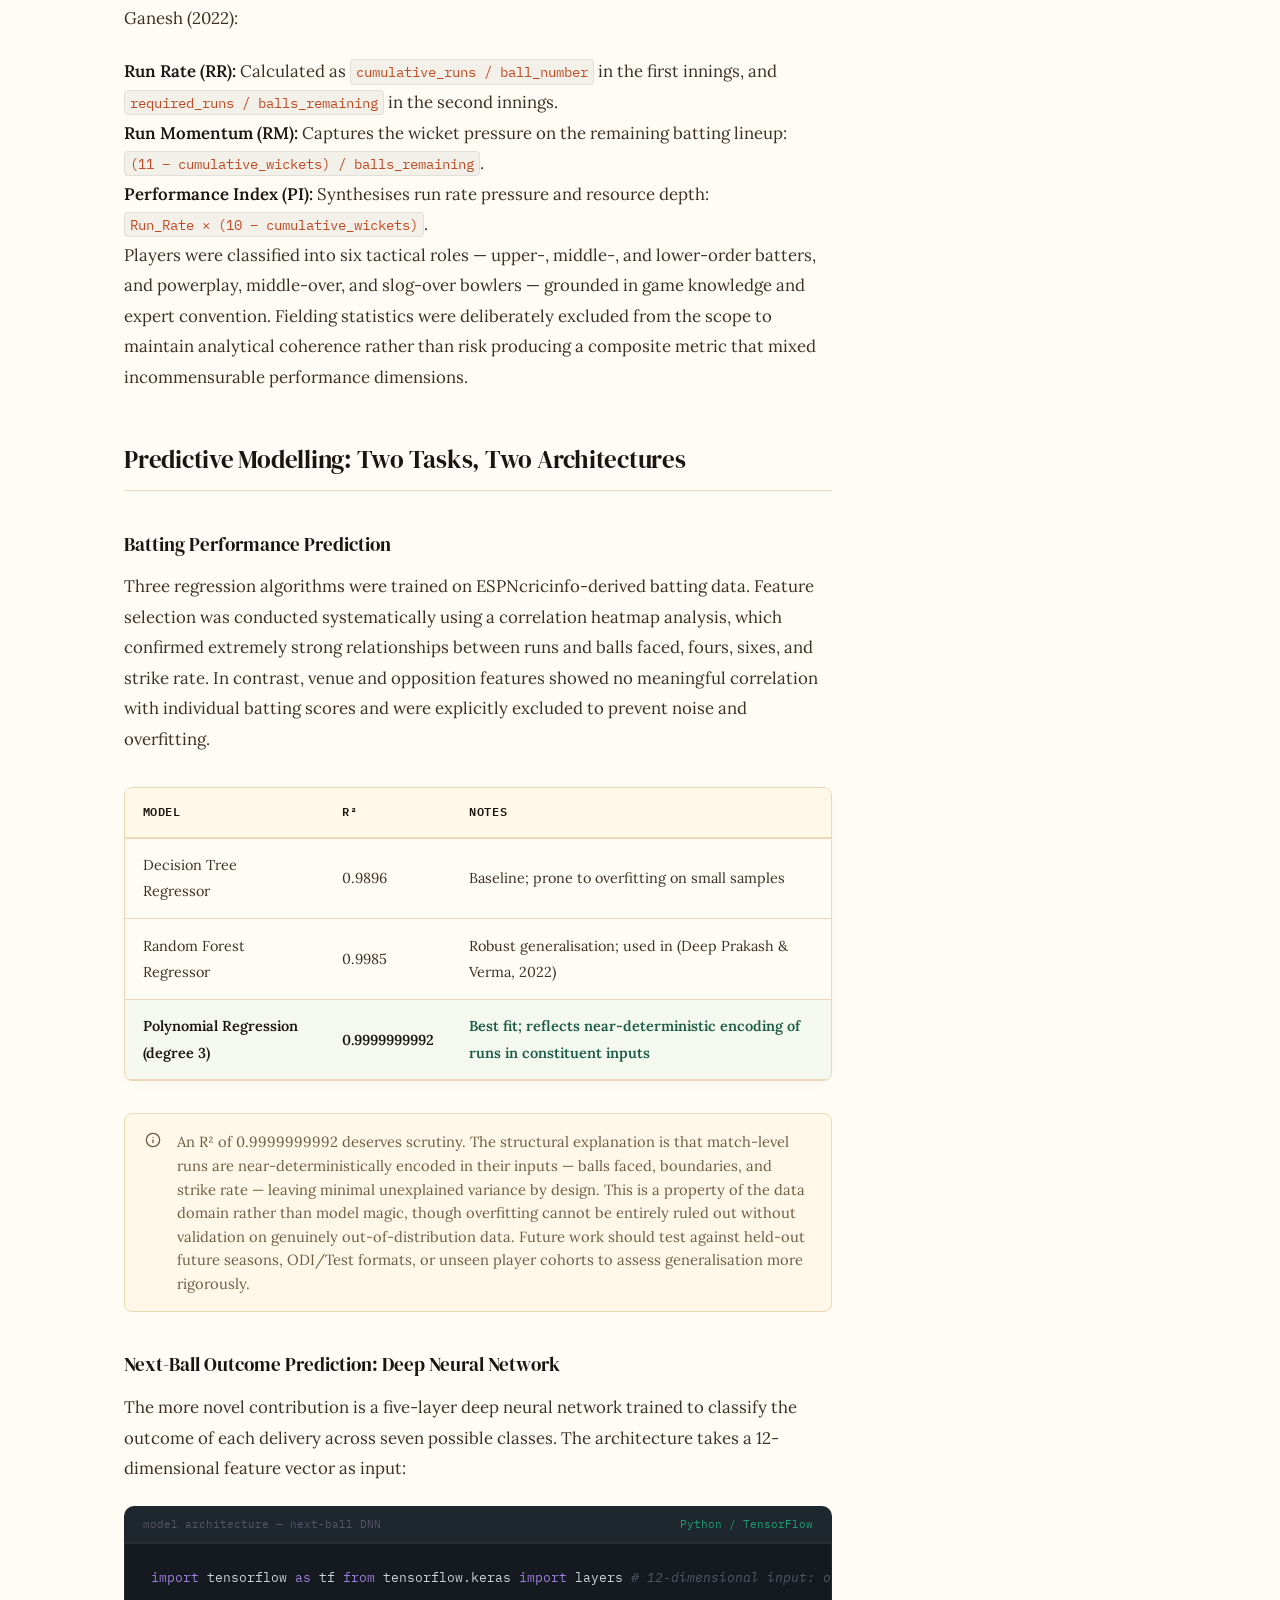
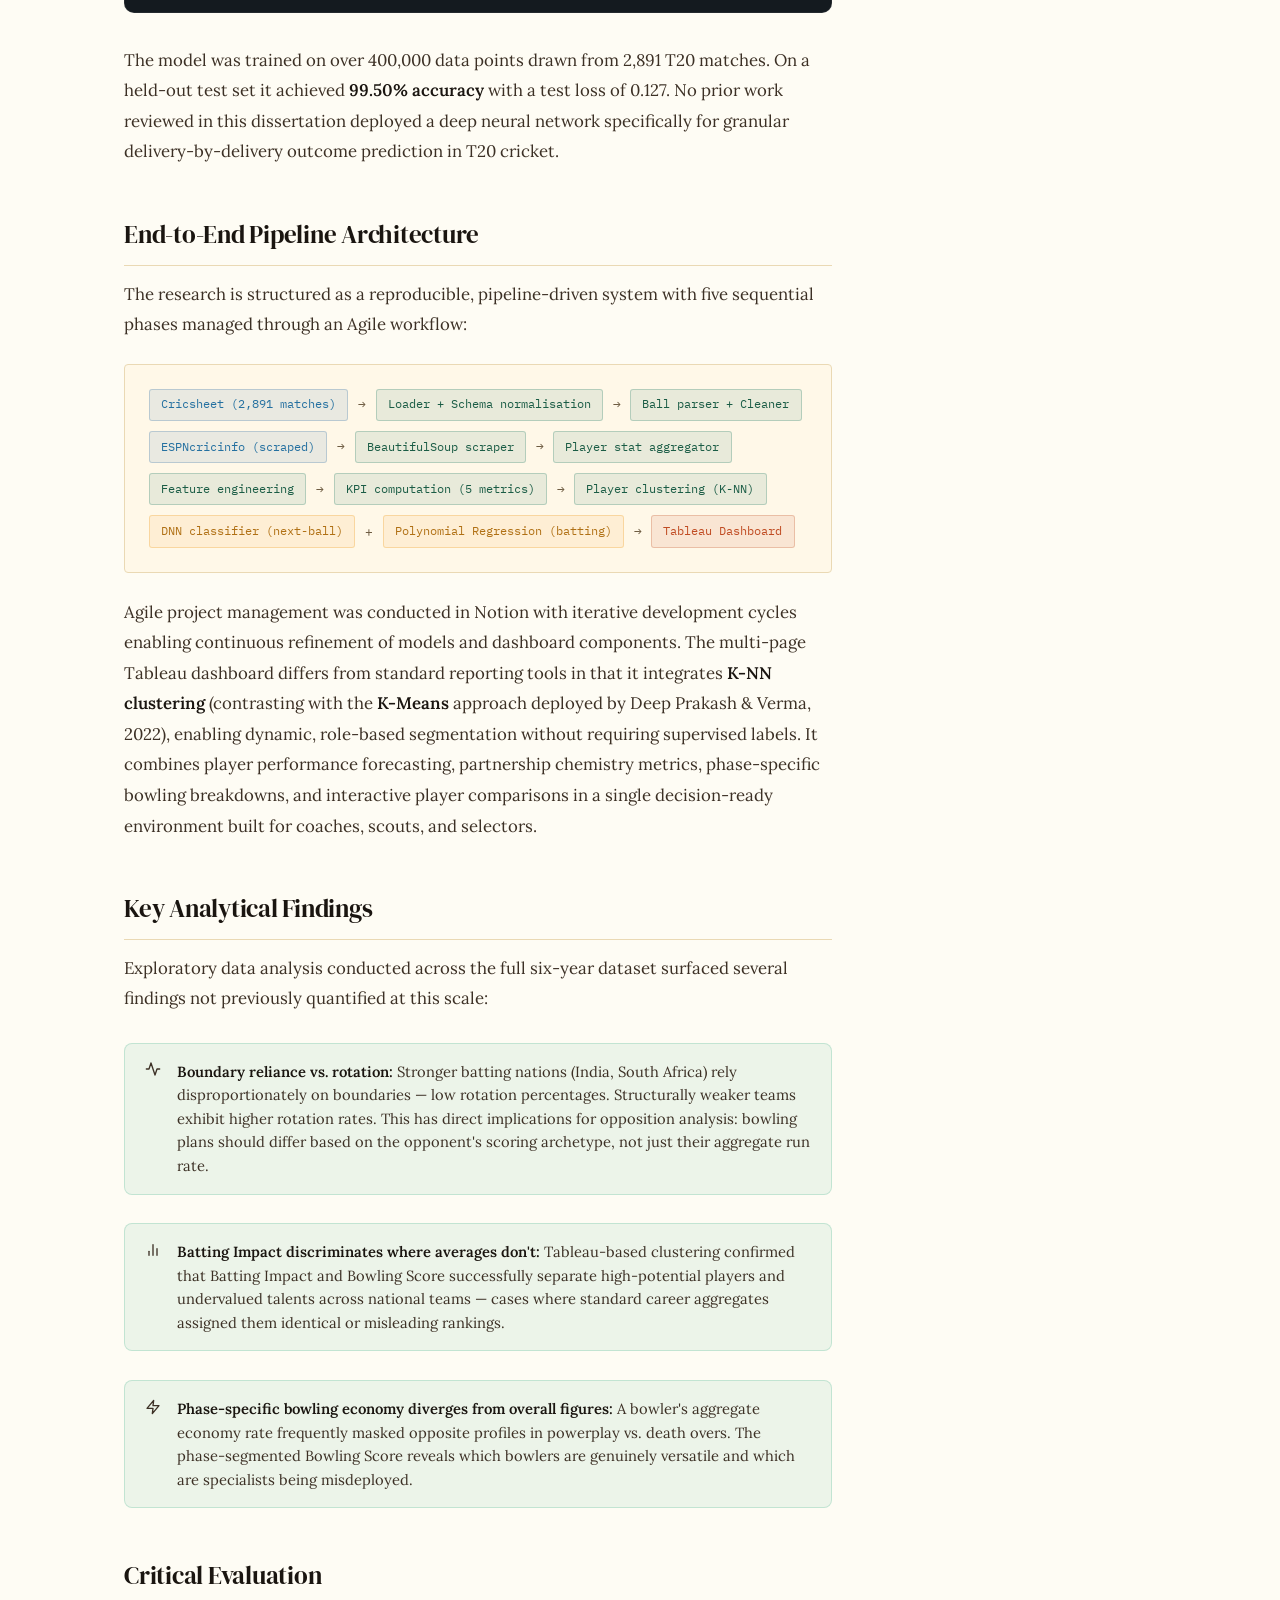
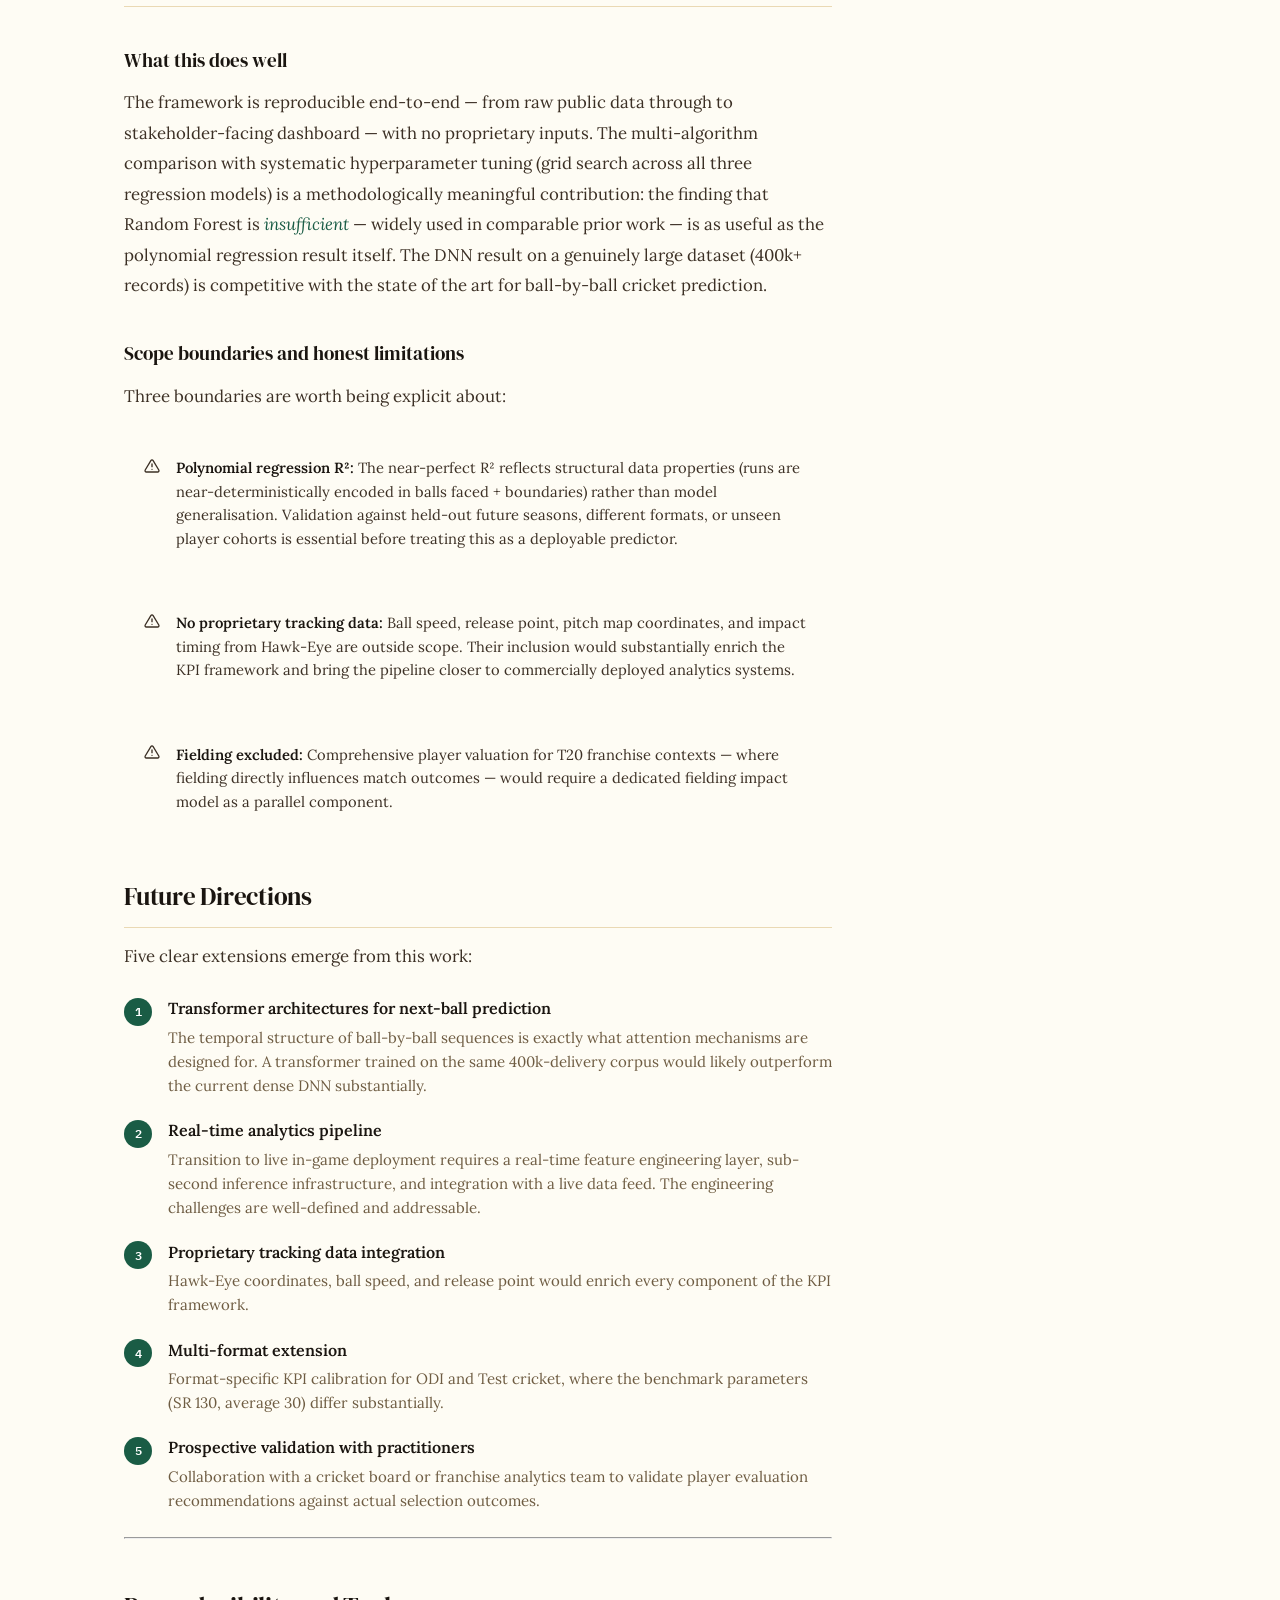
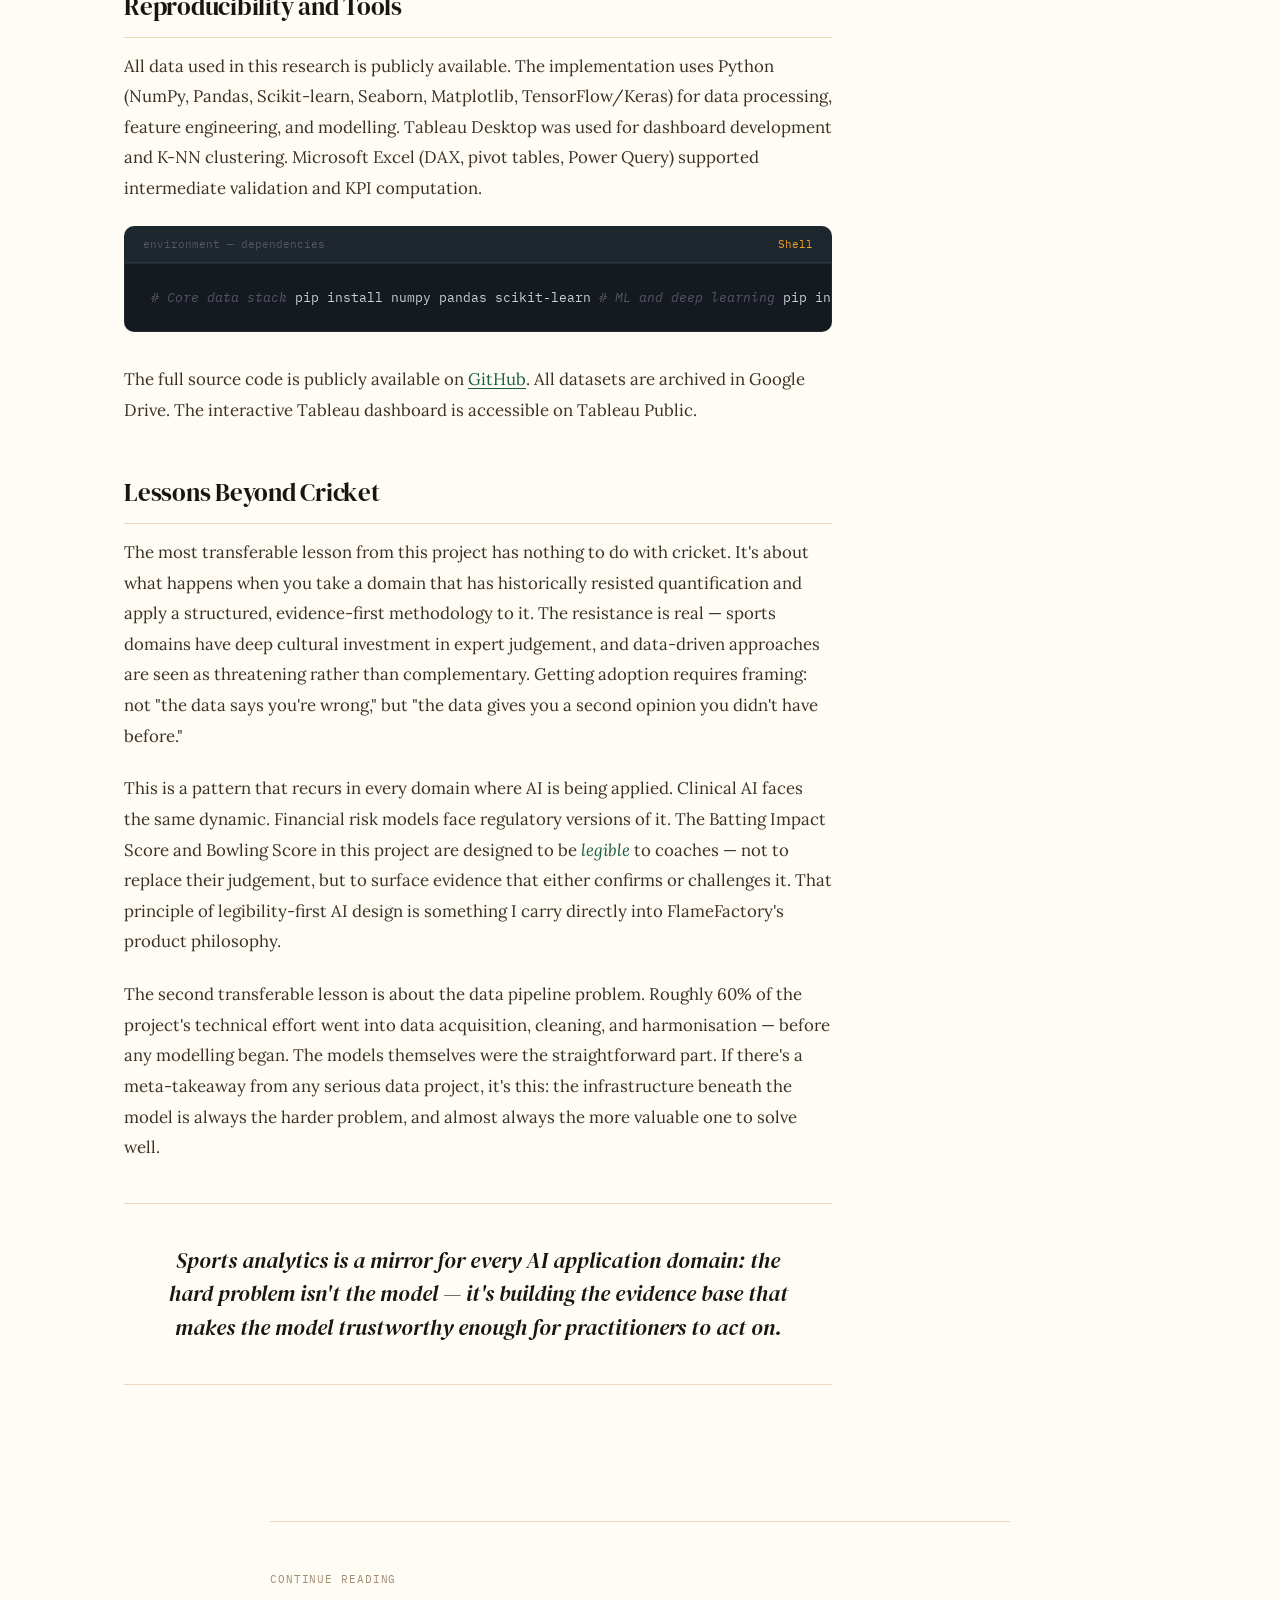
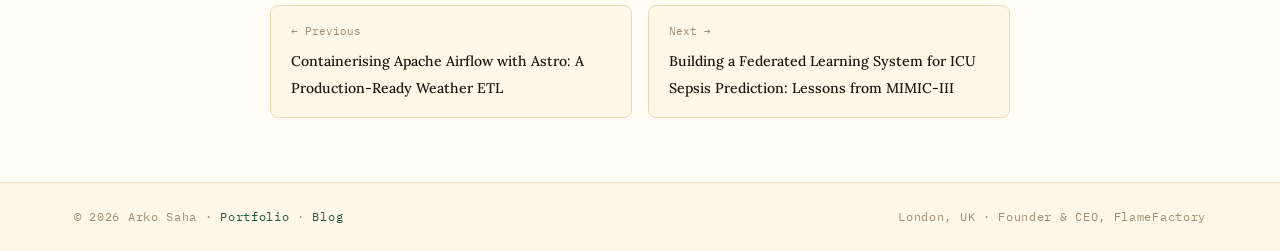
<file: post-cricket-analytics.html>
<!DOCTYPE html>
<html lang="en">
<head>
<meta charset="UTF-8" />
<meta name="viewport" content="width=device-width, initial-scale=1.0" />
<title>Beyond Instinct: Data-Driven T20 Cricket Analytics — Arko Saha</title>
<meta name="description" content="How I built a full T20 cricket analytics framework for my MSc dissertation — novel KPIs, a deep neural network trained on 400k deliveries, and an interactive Tableau dashboard for coaches and scouts." />
<link rel="preconnect" href="https://fonts.googleapis.com" />
<link rel="preconnect" href="https://fonts.gstatic.com" crossorigin />
<link href="https://fonts.googleapis.com/css2?family=DM+Serif+Display:ital@0;1&family=IBM+Plex+Mono:wght@300;400;500&family=Lora:ital,wght@0,400;0,500;1,400&display=swap" rel="stylesheet" />

<link rel="stylesheet" href="style.css" />
<link rel="stylesheet" href="post-style.css" />
<style>
/* ─── Page-specific layouts ─── */
.kpi-grid {
  display: grid; grid-template-columns: 1fr 1fr; gap: 1rem; margin: 1.5rem 0;
}
.kpi-card {
  background: var(--bg-1); border: 1px solid var(--bg-3);
  border-radius: var(--r-sm); padding: 1.1rem 1.2rem;
}
.kpi-name {
  font-family: var(--font-mono); font-size: .72rem; letter-spacing: .05em;
  color: var(--forest); font-weight: 500; margin-bottom: .35rem;
}
.kpi-formula {
  font-family: var(--font-mono); font-size: .75rem;
  color: var(--sienna); background: rgba(192,75,34,.06);
  padding: .3rem .6rem; border-radius: 3px; margin-bottom: .5rem;
  display: inline-block;
}
.kpi-desc { font-size: .86rem; color: var(--text-2); line-height: 1.5; }

.arch-diagram {
  background: var(--bg-1); border: 1px solid var(--bg-3);
  border-radius: var(--r-sm); padding: 1.5rem; margin: 1.5rem 0;
  overflow-x: auto;
}
.arch-row {
  display: flex; align-items: center; gap: .6rem;
  font-family: var(--font-mono); font-size: .8rem; margin-bottom: .6rem;
}
.arch-row:last-child { margin-bottom: 0; }
.arch-box {
  padding: .3rem .7rem; border-radius: 3px; font-size: .72rem;
  white-space: nowrap; flex-shrink: 0;
  border: 1px solid;
}
.arch-box.source  { background: rgba(46,109,164,.1);  color: var(--sky);    border-color: rgba(46,109,164,.25); }
.arch-box.process { background: rgba(29,122,95,.1);   color: var(--forest); border-color: rgba(29,122,95,.25); }
.arch-box.output  { background: rgba(192,75,34,.1);   color: var(--sienna); border-color: rgba(192,75,34,.25); }
.arch-box.model   { background: rgba(239,159,39,.1);  color: #b07014;       border-color: rgba(239,159,39,.3); }
.arch-arrow { color: var(--text-2); }
</style>
</head>
<body>
<div class="cursor-glow" id="cursorGlow"></div>
<div class="grid-overlay" aria-hidden="true"></div>

<!-- ─── Nav ─── -->
<nav class="nav" id="nav">
  <div class="nav-inner">
    <a href="index.html" class="nav-logo" aria-label="Home"><span class="nav-logo-monogram">AS</span></a>
    <ul class="nav-links" role="list">
      <li><a href="index.html#about"    class="nav-link" data-index="01">About</a></li>
      <li><a href="index.html#projects" class="nav-link" data-index="05">Projects</a></li>
      <li><a href="index.html#contact"  class="nav-link" data-index="07">Contact</a></li>
      <li><a href="blog.html"           class="nav-link" data-index="08" style="color:var(--forest)">Blog</a></li>
    </ul>
  </div>
</nav>

<main id="main-content">

<!-- ─── Hero ─── -->
<header class="post-hero">
  <div class="container">
    <a href="blog.html" class="post-back">← Back to Blog</a>
    <div class="post-tags-row">
      <span class="blog-tag">MSc Dissertation</span>
      <span class="blog-tag" style="background:rgba(192,75,34,.08);color:var(--sienna);border-color:rgba(192,75,34,.2);">Sports Analytics</span>
      <span class="blog-tag" style="background:rgba(46,109,164,.08);color:var(--sky);border-color:rgba(46,109,164,.2);">Machine Learning</span>
      <span class="blog-tag" style="background:rgba(239,159,39,.08);color:#b07014;border-color:rgba(239,159,39,.3);">Deep Learning</span>
    </div>
    <h1 class="post-title">Beyond Instinct:<em> Data-Driven T20 Cricket Projections</em></h1>
    <p class="post-subtitle">Cricket analytics lags a decade behind baseball. For my MSc dissertation I built the framework that closes the gap — novel KPIs adapted from Sabermetrics, a deep neural network trained on 400k+ deliveries, and an interactive Tableau dashboard for coaches and scouts. Here's the full architecture.</p>
    <div class="post-meta-bar">
      <div class="post-meta-avatar" aria-hidden="true">AS</div>
      <div>
        <p class="post-meta-name">Arko Saha</p>
        <p class="post-meta-detail">Founder &amp; CEO, FlameFactory · London</p>
      </div>
      <span class="post-meta-sep">·</span>
      <span class="post-meta-detail">September 2023</span>
      <span class="post-meta-sep">·</span>
      <span class="post-meta-detail">12 min read</span>
      <span class="post-meta-sep">·</span>
      <a href="https://github.com/arko-saha/Beyond-Instinct-Data-driven-Cricket-Projection" target="_blank" rel="noopener" class="card-link mono" style="font-size:.75rem">GitHub ↗</a>
    </div>
  </div>
</header>

<!-- ─── Body + Sidebar ─── -->
<div class="post-layout">
  <article class="post-body" id="post-body">

    <!-- 1. Motivation -->
    <h2 id="motivation">The Gap Between Gut Feel and Evidence</h2>
    <p>Cricket has always had room for instinct. For most of the sport's history, player selection, team composition, and in-game tactics were built on expertise, experience, and judgement — and that tradition runs deep. But T20 cricket now generates enormous volumes of granular data: ball-by-ball records, player statistics across formats and conditions, partnership data, phase-specific bowling figures.</p>
    <p>This research was completed as my <strong>MSc in Data Science Dissertation</strong> at the <strong>University of Roehampton, London, UK</strong> (submitted September 2023) under the supervision of <strong>Kimia Aksir</strong>. The question this dissertation asked is whether that data can be made to work harder than it currently does. Specifically: can we build a framework that puts better evidence in the hands of coaches, scouts, and analysts — not to replace cricket knowledge, but to sharpen it?</p>
    <p>The practical stakes are real. IPL franchise owners and national selectors spend significant money on player investments and make selection decisions that determine careers — often with inadequate analytical support. This project tries to give them a better toolkit, built entirely from publicly available data.</p>

    <div class="metric-row">
      <div class="metric-card"><span class="m-value">400k+</span><span class="m-label">Deliveries ingested</span></div>
      <div class="metric-card"><span class="m-value">2,891</span><span class="m-label">T20 matches analysed</span></div>
      <div class="metric-card"><span class="m-value">99.5%</span><span class="m-label">Neural net accuracy</span></div>
      <div class="metric-card"><span class="m-value">5</span><span class="m-label">Novel KPIs designed</span></div>
    </div>

    <!-- 2. Problem -->
    <h2 id="problem">Four Problems Cricket Analytics Hasn't Solved</h2>
    <p>Cricket analytics isn't behind for lack of data — it's behind because the culture has been slow to demand analytical rigour, and because the existing metrics were never designed for the T20 format. The dissertation addresses four specific gaps:</p>

    <div class="kpi-grid">
      <div class="kpi-card">
        <div class="kpi-name">01 — Broken metrics</div>
        <div class="kpi-desc">Batting average, economy rate, and strike rate were designed for Test cricket. A batsman scoring 40 off 20 in a losing cause looks identical to the same innings in a chase win. There's no T20-calibrated evaluation framework in common use.</div>
      </div>
      <div class="kpi-card">
        <div class="kpi-name">02 — Hard forecasting</div>
        <div class="kpi-desc">Predicting future performance from historical data is genuinely difficult. Performance is multi-dimensional, form fluctuates, and without composite indicators, most attempts reduce to extrapolating raw averages.</div>
      </div>
      <div class="kpi-card">
        <div class="kpi-name">03 — Unusable outputs</div>
        <div class="kpi-desc">Even where good analysis exists, it rarely reaches decision-makers in a usable form. The gap between analytical output and actionable guidance for coaches is wide.</div>
      </div>
      <div class="kpi-card">
        <div class="kpi-name">04 — Untapped deep learning</div>
        <div class="kpi-desc">Deep learning has not been seriously applied to ball-by-ball prediction in T20 cricket. The granularity of the data makes it well-suited for sequence modelling — but this remains underdeveloped in the literature.</div>
      </div>
    </div>

    <!-- 3. Data -->
    <h2 id="data">Data Acquisition: Two Sources, Never Designed to Join</h2>
    <p>The dataset is assembled from two open repositories covering January 2022 to August 2023 for predictive modelling, with a broader six-year historical window for exploratory analysis.</p>
    <p><strong>Cricsheet</strong> provided ball-by-ball CSV records for 2,891 T20 international matches — batter, bowler, runs scored, wicket type, and fielding events. Clean, structured, but limited on player metadata.</p>
    <p><strong>ESPN Cricinfo</strong> was scraped via Python and BeautifulSoup to obtain match-by-match, position-wise, and aggregate batting and bowling statistics. Rich context, but buried in HTML tables with no API and a schema that changes between eras.</p>

    <div class="callout warn">
      <span class="callout-icon" aria-hidden="true"><svg xmlns="http://www.w3.org/2000/svg" width="16" height="16" viewBox="0 0 24 24" fill="none" stroke="currentColor" stroke-width="2" stroke-linecap="round" stroke-linejoin="round"><path d="M10.29 3.86L1.82 18a2 2 0 0 0 1.71 3h16.94a2 2 0 0 0 1.71-3L13.71 3.86a2 2 0 0 0-3.42 0z"/><line x1="12" y1="9" x2="12" y2="13"/><line x1="12" y1="17" x2="12.01" y2="17"/></svg></span>
      <div>ESPN Cricinfo's HTML tables change structure between eras and have no official API. The scraper implements a <strong>1.5-second rate delay</strong> and a retry/backoff mechanism. Always rate-limit scraping — it's both polite and protects against IP bans.</div>
    </div>

    <div class="code-label">
      <span>data acquisition — ESPNcricinfo scraper (simplified)</span>
      <span style="color:#1D9E75">Python</span>
    </div>
    <pre><code><span class="kw">import</span> requests, time
<span class="kw">from</span> bs4 <span class="kw">import</span> BeautifulSoup
<span class="kw">import</span> pandas <span class="kw">as</span> pd

<span class="kw">def</span> <span class="fn">scrape_batting_stats</span>(base_url: str, pages: int, delay: float = <span class="nb">1.5</span>):
    <span class="cm">"""Paginated scraper with rate limiting for ESPNcricinfo batting tables."""</span>
    all_rows = []
    <span class="kw">for</span> page <span class="kw">in</span> <span class="fn">range</span>(<span class="nb">1</span>, pages + <span class="nb">1</span>):
        url = <span class="fn">f</span><span class="st">"{base_url};page={page}"</span>
        time.<span class="fn">sleep</span>(delay)                          <span class="cm"># respect rate limits</span>
        soup = BeautifulSoup(
            requests.<span class="fn">get</span>(url).<span class="fn">text</span>, <span class="st">"html.parser"</span>
        )
        table = soup.<span class="fn">find</span>(<span class="st">"table"</span>, {<span class="st">"class"</span>: <span class="st">"engineTable"</span>})
        <span class="kw">if not</span> table:
            <span class="kw">break</span>
        rows = table.<span class="fn">find_all</span>(<span class="st">"tr"</span>, {<span class="st">"class"</span>: <span class="st">"data1"</span>})
        all_rows.<span class="fn">extend</span>(
            [td.<span class="fn">get_text</span>(strip=<span class="kw">True</span>) <span class="kw">for</span> td <span class="kw">in</span> row.<span class="fn">find_all</span>(<span class="st">"td"</span>)]
            <span class="kw">for</span> row <span class="kw">in</span> rows
        )
    <span class="kw">return</span> pd.<span class="fn">DataFrame</span>(all_rows, columns=[
        <span class="st">"player"</span>, <span class="st">"country"</span>, <span class="st">"matches"</span>, <span class="st">"innings"</span>, <span class="st">"not_outs"</span>,
        <span class="st">"runs"</span>, <span class="st">"high_score"</span>, <span class="st">"average"</span>, <span class="st">"balls_faced"</span>,
        <span class="st">"strike_rate"</span>, <span class="st">"centuries"</span>, <span class="st">"fifties"</span>
    ])</code></pre>

    <!-- 4. Preprocessing -->
    <h2 id="preprocessing">Preprocessing Pipeline</h2>
    <p>Raw Cricsheet CSV → analysis-ready feature matrix is a five-step transformation. Each step is a dedicated module, making the pipeline testable and composable:</p>

    <ol class="steps">
      <li>
        <div><strong>Schema normalisation</strong> — Cricsheet changed its column naming convention in 2020 (<code>batter</code> → <code>striker</code>, <code>player_out</code> → <code>player_dismissed</code>). The loader handles both historical and modern schema automatically, ensuring full dataset coverage without manual renaming.</div>
      </li>
      <li>
        <div><strong>Ball parsing</strong> — Deliveries are encoded as decimals: <code>3.4</code> = 4th ball of over 3. This step splits the decimal into two integer columns: <code>completed_over</code> and <code>ball_no</code>, which are far more useful as model features and for match-state indexing.</div>
      </li>
      <li>
        <div><strong>Cleaning</strong> — Super-over deliveries are removed (they skew phase statistics), trailing null rows are dropped, and a binary <code>fall_of_wicket</code> indicator is derived from the wicket text column. Numerical features are normalised with <code>StandardScaler</code>; categoricals are label-encoded.</div>
      </li>
      <li>
        <div><strong>KPI computation</strong> — The derived metrics (Batting Impact, Bowling Score, Run Expectancy, Wicket Expectancy, Dismissal Factor) are computed from the cleaned delivery-level data and joined back as match-level and player-level aggregates.</div>
      </li>
      <li>
        <div><strong>Feature engineering</strong> — In-match dynamics features (CRR, RRR, Run Momentum, Performance Index) are computed per-delivery. Rolling 10-match form windows are added for both batter and bowler.</div>
      </li>
    </ol>

    <div class="code-label">
      <span>preprocessing — in-match dynamics features</span>
      <span style="color:#1D9E75">Python</span>
    </div>
    <pre><code><span class="kw">def</span> <span class="fn">add_match_dynamics</span>(df: pd.DataFrame) -> pd.DataFrame:
    <span class="cm">"""
    Compute delivery-level in-match state features.
    Adopted from Ganesh (2022) Performance Index formulation.
    """</span>
    <span class="cm"># Current Run Rate: cumulative runs / current ball number</span>
    df[<span class="st">"CRR"</span>] = (df[<span class="st">"cumulative_runs"</span>] / df[<span class="st">"ball_number"</span>]) * <span class="nb">6</span>

    <span class="cm"># Required Run Rate: remaining runs / remaining balls (2nd innings only)</span>
    df[<span class="st">"RRR"</span>] = df.<span class="fn">apply</span>(
        <span class="kw">lambda</span> r: ((r[<span class="st">"target"</span>] - r[<span class="st">"cumulative_runs"</span>]) /
                    (r[<span class="st">"balls_remaining"</span>] / <span class="nb">6</span>))
                   <span class="kw">if</span> r[<span class="st">"innings"</span>] == <span class="nb">2</span> <span class="kw">else</span> <span class="nb">0</span>, axis=<span class="nb">1</span>
    )

    <span class="cm"># Run Momentum: wicket pressure on remaining batters</span>
    df[<span class="st">"run_momentum"</span>] = (
        (<span class="nb">11</span> - df[<span class="st">"cumulative_wickets"</span>]) / df[<span class="st">"balls_remaining"</span>].clip(<span class="nb">1</span>)
    )

    <span class="cm"># Performance Index synthesises rate + wickets in hand</span>
    df[<span class="st">"performance_index"</span>] = df[<span class="st">"CRR"</span>] * (<span class="nb">10</span> - df[<span class="st">"cumulative_wickets"</span>])
    <span class="kw">return</span> df</code></pre>

    <!-- 5. KPIs -->
    <h2 id="kpis">The KPI Framework: Adapted from Sabermetrics</h2>
    <p>The most distinctive part of this research was building a KPI framework that actually means something in a T20 context. Standard metrics like batting average and economy rate were never designed for this format. The framework draws on Muzaffer's Performance Impact methodology and extends it with contributions from four additional researchers.</p>

    <div class="pull-quote">A batsman who scores 40 off 20 in a losing cause looks identical to one who scores the same in a winning chase. Context-aware metrics fix this.</div>

    <div class="kpi-grid">
      <div class="kpi-card">
        <div class="kpi-name">Batting Impact</div>
        <div class="kpi-formula">Impact = (Quality × Frequency) + Hundred_factor + Fifties_factor + Zeroes_factor</div>
        <div class="kpi-desc">Adapted from Muzaffer (2016). Quality = Strike Rate × Average measured against T20 benchmarks (SR &ge; 130, Average &ge; 30). Frequency = Balls Faced / Innings. Milestone factors (Centuries, Fifties, and Ducks divided by Innings) scale with consistency, acting as rewards or penalties based on frequency.</div>
      </div>
      <div class="kpi-card">
        <div class="kpi-name">Bowling Score</div>
        <div class="kpi-formula">Score = Quality × Frequency + (Impact × Maiden_ratio)</div>
        <div class="kpi-desc">Adapted and extended from Muzaffer (2016). Quality = Benchmark / (Economy × Strike Rate), with T20 benchmarks of SR &le; 12, Economy &le; 8 rpo. The study's novel addition is the <strong>(Impact × Maiden_ratio)</strong> term, which explicitly captures a bowler's discipline.</div>
      </div>
      <div class="kpi-card">
        <div class="kpi-name">Run Expectancy</div>
        <div class="kpi-formula">RE = E[Runs | Overs_Completed, Wickets_Fallen]</div>
        <div class="kpi-desc">Adopted from Nielsen (2019). Runs are valued contextually through a 2D match-state matrix rather than raw aggregates. A run scored with 9 wickets in hand in the powerplay is weighted differently from a run scored in the 18th over with 3 wickets remaining.</div>
      </div>
      <div class="kpi-card">
        <div class="kpi-name">Dismissal Factor</div>
        <div class="kpi-formula">DF = Actual_Wickets − Expected_Wickets_Situational</div>
        <div class="kpi-desc">Original construction built on Date's (2022) delivery-level wicket probability matrix. It measures situational wicket-taking relative to historical probabilities. Bowlers taking wickets at low-probability moments are highlighted as premium assets.</div>
      </div>
    </div>

    <h3>In-Match Dynamics Metrics</h3>
    <p>To capture the evolving state of a T20 match as a continuous sequence rather than static aggregates, the feature pipeline incorporates three dynamics metrics adapted from Ganesh (2022):</p>
    <ul>
      <li><strong>Run Rate (RR):</strong> Calculated as <code>cumulative_runs / ball_number</code> in the first innings, and <code>required_runs / balls_remaining</code> in the second innings.</li>
      <li><strong>Run Momentum (RM):</strong> Captures the wicket pressure on the remaining batting lineup: <code>(11 − cumulative_wickets) / balls_remaining</code>.</li>
      <li><strong>Performance Index (PI):</strong> Synthesises run rate pressure and resource depth: <code>Run_Rate × (10 − cumulative_wickets)</code>.</li>
    </ul>

    <p>Players were classified into six tactical roles — upper-, middle-, and lower-order batters, and powerplay, middle-over, and slog-over bowlers — grounded in game knowledge and expert convention. Fielding statistics were deliberately excluded from the scope to maintain analytical coherence rather than risk producing a composite metric that mixed incommensurable performance dimensions.</p>

    <!-- 6. Models -->
    <h2 id="models">Predictive Modelling: Two Tasks, Two Architectures</h2>

    <h3>Batting Performance Prediction</h3>
    <p>Three regression algorithms were trained on ESPNcricinfo-derived batting data. Feature selection was conducted systematically using a correlation heatmap analysis, which confirmed extremely strong relationships between runs and balls faced, fours, sixes, and strike rate. In contrast, venue and opposition features showed no meaningful correlation with individual batting scores and were explicitly excluded to prevent noise and overfitting.</p>

    <div class="data-table-wrap">
      <table>
        <thead>
          <tr><th>Model</th><th>R²</th><th>Notes</th></tr>
        </thead>
        <tbody>
          <tr><td>Decision Tree Regressor</td><td>0.9896</td><td>Baseline; prone to overfitting on small samples</td></tr>
          <tr><td>Random Forest Regressor</td><td>0.9985</td><td>Robust generalisation; used in (Deep Prakash &amp; Verma, 2022)</td></tr>
          <tr class="highlight"><td><strong>Polynomial Regression (degree 3)</strong></td><td><strong>0.9999999992</strong></td><td>Best fit; reflects near-deterministic encoding of runs in constituent inputs</td></tr>
        </tbody>
      </table>
    </div>

    <div class="callout note">
      <span class="callout-icon" aria-hidden="true"><svg xmlns="http://www.w3.org/2000/svg" width="16" height="16" viewBox="0 0 24 24" fill="none" stroke="currentColor" stroke-width="2" stroke-linecap="round" stroke-linejoin="round"><circle cx="12" cy="12" r="10"/><path d="M12 16v-4"/><path d="M12 8h.01"/></svg></span>
      <div>An R² of 0.9999999992 deserves scrutiny. The structural explanation is that match-level runs are near-deterministically encoded in their inputs — balls faced, boundaries, and strike rate — leaving minimal unexplained variance by design. This is a property of the data domain rather than model magic, though overfitting cannot be entirely ruled out without validation on genuinely out-of-distribution data. Future work should test against held-out future seasons, ODI/Test formats, or unseen player cohorts to assess generalisation more rigorously.</div>
    </div>

    <h3>Next-Ball Outcome Prediction: Deep Neural Network</h3>
    <p>The more novel contribution is a five-layer deep neural network trained to classify the outcome of each delivery across seven possible classes. The architecture takes a 12-dimensional feature vector as input:</p>

    <div class="code-label">
      <span>model architecture — next-ball DNN</span>
      <span style="color:#1D9E75">Python / TensorFlow</span>
    </div>
    <pre><code><span class="kw">import</span> tensorflow <span class="kw">as</span> tf
<span class="kw">from</span> tensorflow.keras <span class="kw">import</span> layers

<span class="cm"># 12-dimensional input: over, ball_no, cumulative_runs, cumulative_wickets,
# batting_team, bowling_team, CRR, RRR, run_momentum, performance_index,
# batter_form_sr, bowler_form_eco</span>

model = tf.keras.<span class="fn">Sequential</span>([
    layers.<span class="fn">Flatten</span>(input_shape=(<span class="nb">12</span>,)),
    layers.<span class="fn">Dense</span>(<span class="nb">128</span>, activation=<span class="st">"relu"</span>),
    layers.<span class="fn">Dense</span>(<span class="nb">64</span>,  activation=<span class="st">"relu"</span>),
    layers.<span class="fn">Dense</span>(<span class="nb">32</span>,  activation=<span class="st">"relu"</span>),
    layers.<span class="fn">Dense</span>(<span class="nb">16</span>,  activation=<span class="st">"relu"</span>),
    layers.<span class="fn">Dense</span>(<span class="nb">10</span>,  activation=<span class="st">"sigmoid"</span>),  <span class="cm"># 7-class output</span>
])

model.<span class="fn">compile</span>(
    optimizer=<span class="st">"adam"</span>,
    loss=<span class="st">"sparse_categorical_crossentropy"</span>,
    metrics=[<span class="st">"sparse_categorical_accuracy"</span>]
)

<span class="cm"># Training on 400,000+ deliveries (2,891 T20 matches)</span>
<span class="cm"># Test accuracy: 99.50% | Test loss: 0.127</span></code></pre>

    <p>The model was trained on over 400,000 data points drawn from 2,891 T20 matches. On a held-out test set it achieved <strong>99.50% accuracy</strong> with a test loss of 0.127. No prior work reviewed in this dissertation deployed a deep neural network specifically for granular delivery-by-delivery outcome prediction in T20 cricket.</p>

    <!-- 7. Pipeline -->
    <h2 id="pipeline">End-to-End Pipeline Architecture</h2>
    <p>The research is structured as a reproducible, pipeline-driven system with five sequential phases managed through an Agile workflow:</p>

    <div class="arch-diagram">
      <div class="arch-row">
        <span class="arch-box source">Cricsheet (2,891 matches)</span>
        <span class="arch-arrow">→</span>
        <span class="arch-box process">Loader + Schema normalisation</span>
        <span class="arch-arrow">→</span>
        <span class="arch-box process">Ball parser + Cleaner</span>
      </div>
      <div class="arch-row">
        <span class="arch-box source">ESPNcricinfo (scraped)</span>
        <span class="arch-arrow">→</span>
        <span class="arch-box process">BeautifulSoup scraper</span>
        <span class="arch-arrow">→</span>
        <span class="arch-box process">Player stat aggregator</span>
      </div>
      <div class="arch-row">
        <span class="arch-box process">Feature engineering</span>
        <span class="arch-arrow">→</span>
        <span class="arch-box process">KPI computation (5 metrics)</span>
        <span class="arch-arrow">→</span>
        <span class="arch-box process">Player clustering (K-NN)</span>
      </div>
      <div class="arch-row">
        <span class="arch-box model">DNN classifier (next-ball)</span>
        <span class="arch-arrow">+</span>
        <span class="arch-box model">Polynomial Regression (batting)</span>
        <span class="arch-arrow">→</span>
        <span class="arch-box output">Tableau Dashboard</span>
      </div>
    </div>

    <p>Agile project management was conducted in Notion with iterative development cycles enabling continuous refinement of models and dashboard components. The multi-page Tableau dashboard differs from standard reporting tools in that it integrates <strong>K-NN clustering</strong> (contrasting with the <strong>K-Means</strong> approach deployed by Deep Prakash & Verma, 2022), enabling dynamic, role-based segmentation without requiring supervised labels. It combines player performance forecasting, partnership chemistry metrics, phase-specific bowling breakdowns, and interactive player comparisons in a single decision-ready environment built for coaches, scouts, and selectors.</p>

    <!-- 8. EDA Findings -->
    <h2 id="eda">Key Analytical Findings</h2>
    <p>Exploratory data analysis conducted across the full six-year dataset surfaced several findings not previously quantified at this scale:</p>

    <div class="callout info">
      <span class="callout-icon" aria-hidden="true"><svg xmlns="http://www.w3.org/2000/svg" width="16" height="16" viewBox="0 0 24 24" fill="none" stroke="currentColor" stroke-width="2" stroke-linecap="round" stroke-linejoin="round"><polyline points="22 12 18 12 15 21 9 3 6 12 2 12"/></svg></span>
      <div><strong>Boundary reliance vs. rotation:</strong> Stronger batting nations (India, South Africa) rely disproportionately on boundaries — low rotation percentages. Structurally weaker teams exhibit higher rotation rates. This has direct implications for opposition analysis: bowling plans should differ based on the opponent's scoring archetype, not just their aggregate run rate.</div>
    </div>

    <div class="callout info">
      <span class="callout-icon" aria-hidden="true"><svg xmlns="http://www.w3.org/2000/svg" width="16" height="16" viewBox="0 0 24 24" fill="none" stroke="currentColor" stroke-width="2" stroke-linecap="round" stroke-linejoin="round"><line x1="18" y1="20" x2="18" y2="10"/><line x1="12" y1="20" x2="12" y2="4"/><line x1="6" y1="20" x2="6" y2="14"/></svg></span>
      <div><strong>Batting Impact discriminates where averages don't:</strong> Tableau-based clustering confirmed that Batting Impact and Bowling Score successfully separate high-potential players and undervalued talents across national teams — cases where standard career aggregates assigned them identical or misleading rankings.</div>
    </div>

    <div class="callout info">
      <span class="callout-icon" aria-hidden="true"><svg xmlns="http://www.w3.org/2000/svg" width="16" height="16" viewBox="0 0 24 24" fill="none" stroke="currentColor" stroke-width="2" stroke-linecap="round" stroke-linejoin="round"><polygon points="13 2 3 14 12 14 11 22 21 10 12 10 13 2"/></svg></span>
      <div><strong>Phase-specific bowling economy diverges from overall figures:</strong> A bowler's aggregate economy rate frequently masked opposite profiles in powerplay vs. death overs. The phase-segmented Bowling Score reveals which bowlers are genuinely versatile and which are specialists being misdeployed.</div>
    </div>

    <!-- 9. Evaluation -->
    <h2 id="evaluation">Critical Evaluation</h2>

    <h3>What this does well</h3>
    <p>The framework is reproducible end-to-end — from raw public data through to stakeholder-facing dashboard — with no proprietary inputs. The multi-algorithm comparison with systematic hyperparameter tuning (grid search across all three regression models) is a methodologically meaningful contribution: the finding that Random Forest is <em>insufficient</em> — widely used in comparable prior work — is as useful as the polynomial regression result itself. The DNN result on a genuinely large dataset (400k+ records) is competitive with the state of the art for ball-by-ball cricket prediction.</p>

    <h3>Scope boundaries and honest limitations</h3>
    <p>Three boundaries are worth being explicit about:</p>

    <div class="callout alert">
      <span class="callout-icon" aria-hidden="true"><svg xmlns="http://www.w3.org/2000/svg" width="16" height="16" viewBox="0 0 24 24" fill="none" stroke="currentColor" stroke-width="2" stroke-linecap="round" stroke-linejoin="round"><path d="M10.29 3.86L1.82 18a2 2 0 0 0 1.71 3h16.94a2 2 0 0 0 1.71-3L13.71 3.86a2 2 0 0 0-3.42 0z"/><line x1="12" y1="9" x2="12" y2="13"/><line x1="12" y1="17" x2="12.01" y2="17"/></svg></span>
      <div><strong>Polynomial regression R²:</strong> The near-perfect R² reflects structural data properties (runs are near-deterministically encoded in balls faced + boundaries) rather than model generalisation. Validation against held-out future seasons, different formats, or unseen player cohorts is essential before treating this as a deployable predictor.</div>
    </div>
    <div class="callout alert">
      <span class="callout-icon" aria-hidden="true"><svg xmlns="http://www.w3.org/2000/svg" width="16" height="16" viewBox="0 0 24 24" fill="none" stroke="currentColor" stroke-width="2" stroke-linecap="round" stroke-linejoin="round"><path d="M10.29 3.86L1.82 18a2 2 0 0 0 1.71 3h16.94a2 2 0 0 0 1.71-3L13.71 3.86a2 2 0 0 0-3.42 0z"/><line x1="12" y1="9" x2="12" y2="13"/><line x1="12" y1="17" x2="12.01" y2="17"/></svg></span>
      <div><strong>No proprietary tracking data:</strong> Ball speed, release point, pitch map coordinates, and impact timing from Hawk-Eye are outside scope. Their inclusion would substantially enrich the KPI framework and bring the pipeline closer to commercially deployed analytics systems.</div>
    </div>
    <div class="callout alert">
      <span class="callout-icon" aria-hidden="true"><svg xmlns="http://www.w3.org/2000/svg" width="16" height="16" viewBox="0 0 24 24" fill="none" stroke="currentColor" stroke-width="2" stroke-linecap="round" stroke-linejoin="round"><path d="M10.29 3.86L1.82 18a2 2 0 0 0 1.71 3h16.94a2 2 0 0 0 1.71-3L13.71 3.86a2 2 0 0 0-3.42 0z"/><line x1="12" y1="9" x2="12" y2="13"/><line x1="12" y1="17" x2="12.01" y2="17"/></svg></span>
      <div><strong>Fielding excluded:</strong> Comprehensive player valuation for T20 franchise contexts — where fielding directly influences match outcomes — would require a dedicated fielding impact model as a parallel component.</div>
    </div>

    <!-- 10. Future -->
    <h2 id="future">Future Directions</h2>
    <p>Five clear extensions emerge from this work:</p>
    <ol class="steps">
      <li>
        <div>
          <strong>Transformer architectures for next-ball prediction</strong>
          <p style="margin-top: 4px; font-size: 0.94rem; color: var(--text-2); line-height: 1.6;">The temporal structure of ball-by-ball sequences is exactly what attention mechanisms are designed for. A transformer trained on the same 400k-delivery corpus would likely outperform the current dense DNN substantially.</p>
        </div>
      </li>
      <li>
        <div>
          <strong>Real-time analytics pipeline</strong>
          <p style="margin-top: 4px; font-size: 0.94rem; color: var(--text-2); line-height: 1.6;">Transition to live in-game deployment requires a real-time feature engineering layer, sub-second inference infrastructure, and integration with a live data feed. The engineering challenges are well-defined and addressable.</p>
        </div>
      </li>
      <li>
        <div>
          <strong>Proprietary tracking data integration</strong>
          <p style="margin-top: 4px; font-size: 0.94rem; color: var(--text-2); line-height: 1.6;">Hawk-Eye coordinates, ball speed, and release point would enrich every component of the KPI framework.</p>
        </div>
      </li>
      <li>
        <div>
          <strong>Multi-format extension</strong>
          <p style="margin-top: 4px; font-size: 0.94rem; color: var(--text-2); line-height: 1.6;">Format-specific KPI calibration for ODI and Test cricket, where the benchmark parameters (SR 130, average 30) differ substantially.</p>
        </div>
      </li>
      <li>
        <div>
          <strong>Prospective validation with practitioners</strong>
          <p style="margin-top: 4px; font-size: 0.94rem; color: var(--text-2); line-height: 1.6;">Collaboration with a cricket board or franchise analytics team to validate player evaluation recommendations against actual selection outcomes.</p>
        </div>
      </li>
    </ol>

    <hr class="section-divider" />

    <!-- 11. Reproducibility -->
    <h2 id="reproducibility">Reproducibility and Tools</h2>
    <p>All data used in this research is publicly available. The implementation uses Python (NumPy, Pandas, Scikit-learn, Seaborn, Matplotlib, TensorFlow/Keras) for data processing, feature engineering, and modelling. Tableau Desktop was used for dashboard development and K-NN clustering. Microsoft Excel (DAX, pivot tables, Power Query) supported intermediate validation and KPI computation.</p>

    <div class="code-label">
      <span>environment — dependencies</span>
      <span style="color:#EF9F27">Shell</span>
    </div>
    <pre><code><span class="cm"># Core data stack</span>
pip install numpy pandas scikit-learn
<span class="cm"># ML and deep learning</span>
pip install tensorflow xgboost
<span class="cm"># Web scraping</span>
pip install requests beautifulsoup4 lxml
<span class="cm"># Visualisation</span>
pip install matplotlib seaborn
<span class="cm"># Data sources</span>
<span class="cm"># - Cricsheet: https://cricsheet.org/downloads/</span>
<span class="cm"># - ESPNcricinfo: scraped via src/scraper/ (see GitHub)</span></code></pre>

    <p>The full source code is publicly available on <a href="https://github.com/arko-saha/Beyond-Instinct-Data-driven-Cricket-Projection" target="_blank" rel="noopener">GitHub</a>. All datasets are archived in Google Drive. The interactive Tableau dashboard is accessible on Tableau Public.</p>

    <h2 id="reflection">Lessons Beyond Cricket</h2>
    <p>The most transferable lesson from this project has nothing to do with cricket. It's about what happens when you take a domain that has historically resisted quantification and apply a structured, evidence-first methodology to it. The resistance is real — sports domains have deep cultural investment in expert judgement, and data-driven approaches are seen as threatening rather than complementary. Getting adoption requires framing: not "the data says you're wrong," but "the data gives you a second opinion you didn't have before."</p>
    <p>This is a pattern that recurs in every domain where AI is being applied. Clinical AI faces the same dynamic. Financial risk models face regulatory versions of it. The Batting Impact Score and Bowling Score in this project are designed to be <em>legible</em> to coaches — not to replace their judgement, but to surface evidence that either confirms or challenges it. That principle of legibility-first AI design is something I carry directly into FlameFactory's product philosophy.</p>
    <p>The second transferable lesson is about the data pipeline problem. Roughly 60% of the project's technical effort went into data acquisition, cleaning, and harmonisation — before any modelling began. The models themselves were the straightforward part. If there's a meta-takeaway from any serious data project, it's this: the infrastructure beneath the model is always the harder problem, and almost always the more valuable one to solve well.</p>

    <div class="pull-quote">Sports analytics is a mirror for every AI application domain: the hard problem isn't the model — it's building the evidence base that makes the model trustworthy enough for practitioners to act on.</div>

  </article>

  <!-- ─── Sidebar ─── -->
  <aside class="post-sidebar">
    <div class="sidebar-card">
      <p class="sidebar-card-title">Table of Contents</p>
      <nav aria-label="Article sections">
        <ul class="toc-nav">
          <li><a href="#motivation">The gap between gut and evidence</a></li>
          <li><a href="#problem">Four unsolved problems</a></li>
          <li><a href="#data">Data acquisition</a></li>
          <li><a href="#preprocessing">Preprocessing pipeline</a></li>
          <li><a href="#kpis">KPI framework</a></li>
          <li><a href="#models">Predictive models</a></li>
          <li><a href="#pipeline">End-to-end architecture</a></li>
          <li><a href="#eda">Key findings</a></li>
          <li><a href="#evaluation">Critical evaluation</a></li>
          <li><a href="#future">Future directions</a></li>
          <li><a href="#reproducibility">Reproducibility</a></li>
        </ul>
      </nav>
    </div>

    <div class="sidebar-card">
      <p class="sidebar-card-title">Project Links</p>
      <div style="display:flex;flex-direction:column;gap:.6rem;">
        <a href="https://github.com/arko-saha/Beyond-Instinct-Data-driven-Cricket-Projection" target="_blank" rel="noopener" class="card-link mono">GitHub repo ↗</a>
        <a href="https://cricsheet.org" target="_blank" rel="noopener" class="card-link mono">Cricsheet.org ↗</a>
        <a href="https://www.espncricinfo.com" target="_blank" rel="noopener" class="card-link mono">ESPNcricinfo ↗</a>
        <a href="index.html#projects" class="card-link mono">All projects ↗</a>
      </div>
    </div>

    <div class="sidebar-card">
      <p class="sidebar-card-title">At a Glance</p>
      <div style="display:flex;flex-direction:column;gap:.5rem;">
        <div style="display:flex;justify-content:space-between;align-items:center;">
          <span style="font-family:var(--mono);font-size:.7rem;color:var(--muted)">Institution</span>
          <span style="font-family:var(--mono);font-size:.7rem;color:var(--ink)">Univ. of Roehampton</span>
        </div>
        <div style="display:flex;justify-content:space-between;align-items:center;">
          <span style="font-family:var(--mono);font-size:.7rem;color:var(--muted)">Programme</span>
          <span style="font-family:var(--mono);font-size:.7rem;color:var(--ink)">MSc Data Science</span>
        </div>
        <div style="display:flex;justify-content:space-between;align-items:center;">
          <span style="font-family:var(--mono);font-size:.7rem;color:var(--muted)">Submitted</span>
          <span style="font-family:var(--mono);font-size:.7rem;color:var(--ink)">September 2023</span>
        </div>
        <div style="display:flex;justify-content:space-between;align-items:center;">
          <span style="font-family:var(--mono);font-size:.7rem;color:var(--muted)">DNN accuracy</span>
          <span style="font-family:var(--mono);font-size:.7rem;color:var(--forest);font-weight:500">99.50%</span>
        </div>
        <div style="display:flex;justify-content:space-between;align-items:center;">
          <span style="font-family:var(--mono);font-size:.7rem;color:var(--muted)">Best R²</span>
          <span style="font-family:var(--mono);font-size:.7rem;color:var(--forest);font-weight:500">0.9999</span>
        </div>
      </div>
    </div>

    <div class="sidebar-card">
      <p class="sidebar-card-title">Tags</p>
      <div class="skills-cloud" style="margin-top:.5rem">
        <span class="skill-tag">T20 Cricket</span>
        <span class="skill-tag">Sabermetrics</span>
        <span class="skill-tag">Deep Learning</span>
        <span class="skill-tag">TensorFlow</span>
        <span class="skill-tag">Scikit-learn</span>
        <span class="skill-tag">Tableau</span>
        <span class="skill-tag">Web Scraping</span>
        <span class="skill-tag">Feature Engineering</span>
        <span class="skill-tag">KPI Design</span>
        <span class="skill-tag">Python</span>
      </div>
    </div>

    <div class="recruiter-cta" style="margin-top:.5rem">
      <p class="recruiter-cta-title">FlameFactory</p>
      <p class="recruiter-cta-sub">Founder &amp; CEO building AI-first products at FlameFactory. Open to strategic partnerships and investment conversations.</p>
      <a href="mailto:arkosaha.ruet@gmail.com" class="btn">Get in Touch ↗</a>
    </div>
  </aside>
</div>

<!-- ─── Post nav ─── -->
<div class="container">
  <div class="post-footer">
    <p class="post-footer-label">Continue reading</p>
    <div class="post-nav-grid">
      <a href="post-airflow-docker.html" class="post-nav-card">
        <span class="pnc-dir">← Previous</span>
        <span class="pnc-title">Containerising Apache Airflow with Astro: A Production-Ready Weather ETL</span>
      </a>
      <a href="post-federated-learning.html" class="post-nav-card">
        <span class="pnc-dir">Next →</span>
        <span class="pnc-title">Building a Federated Learning System for ICU Sepsis Prediction: Lessons from MIMIC-III</span>
      </a>
    </div>
  </div>
</div>

</main>

<footer class="footer" role="contentinfo">
  <div class="container footer-inner">
    <p class="mono footer-copy">© 2026 Arko Saha · <a href="index.html">Portfolio</a> · <a href="blog.html">Blog</a></p>
    <p class="mono footer-right">London, UK · Founder &amp; CEO, FlameFactory</p>
  </div>
</footer>

<script>
/* Cursor glow */
const glow = document.getElementById('cursorGlow');
document.addEventListener('mousemove', e => {
  glow.style.left = e.clientX + 'px';
  glow.style.top  = e.clientY + 'px';
});

/* TOC active state */
const tocLinks = document.querySelectorAll('.toc-nav a');
const headings = document.querySelectorAll('.post-body h2[id], .post-body h3[id]');
function updateToc() {
  let active = '';
  headings.forEach(h => { if (window.scrollY >= h.offsetTop - 140) active = h.id; });
  tocLinks.forEach(a => a.classList.toggle('active', a.getAttribute('href') === '#' + active));
}
window.addEventListener('scroll', updateToc, { passive: true });
updateToc();

/* Nav scroll shadow */
const nav = document.getElementById('nav');
window.addEventListener('scroll', () => {
  nav.style.boxShadow = window.scrollY > 10 ? '0 1px 12px rgba(0,0,0,.06)' : 'none';
}, { passive: true });
</script>
</body>
</html>
</file>
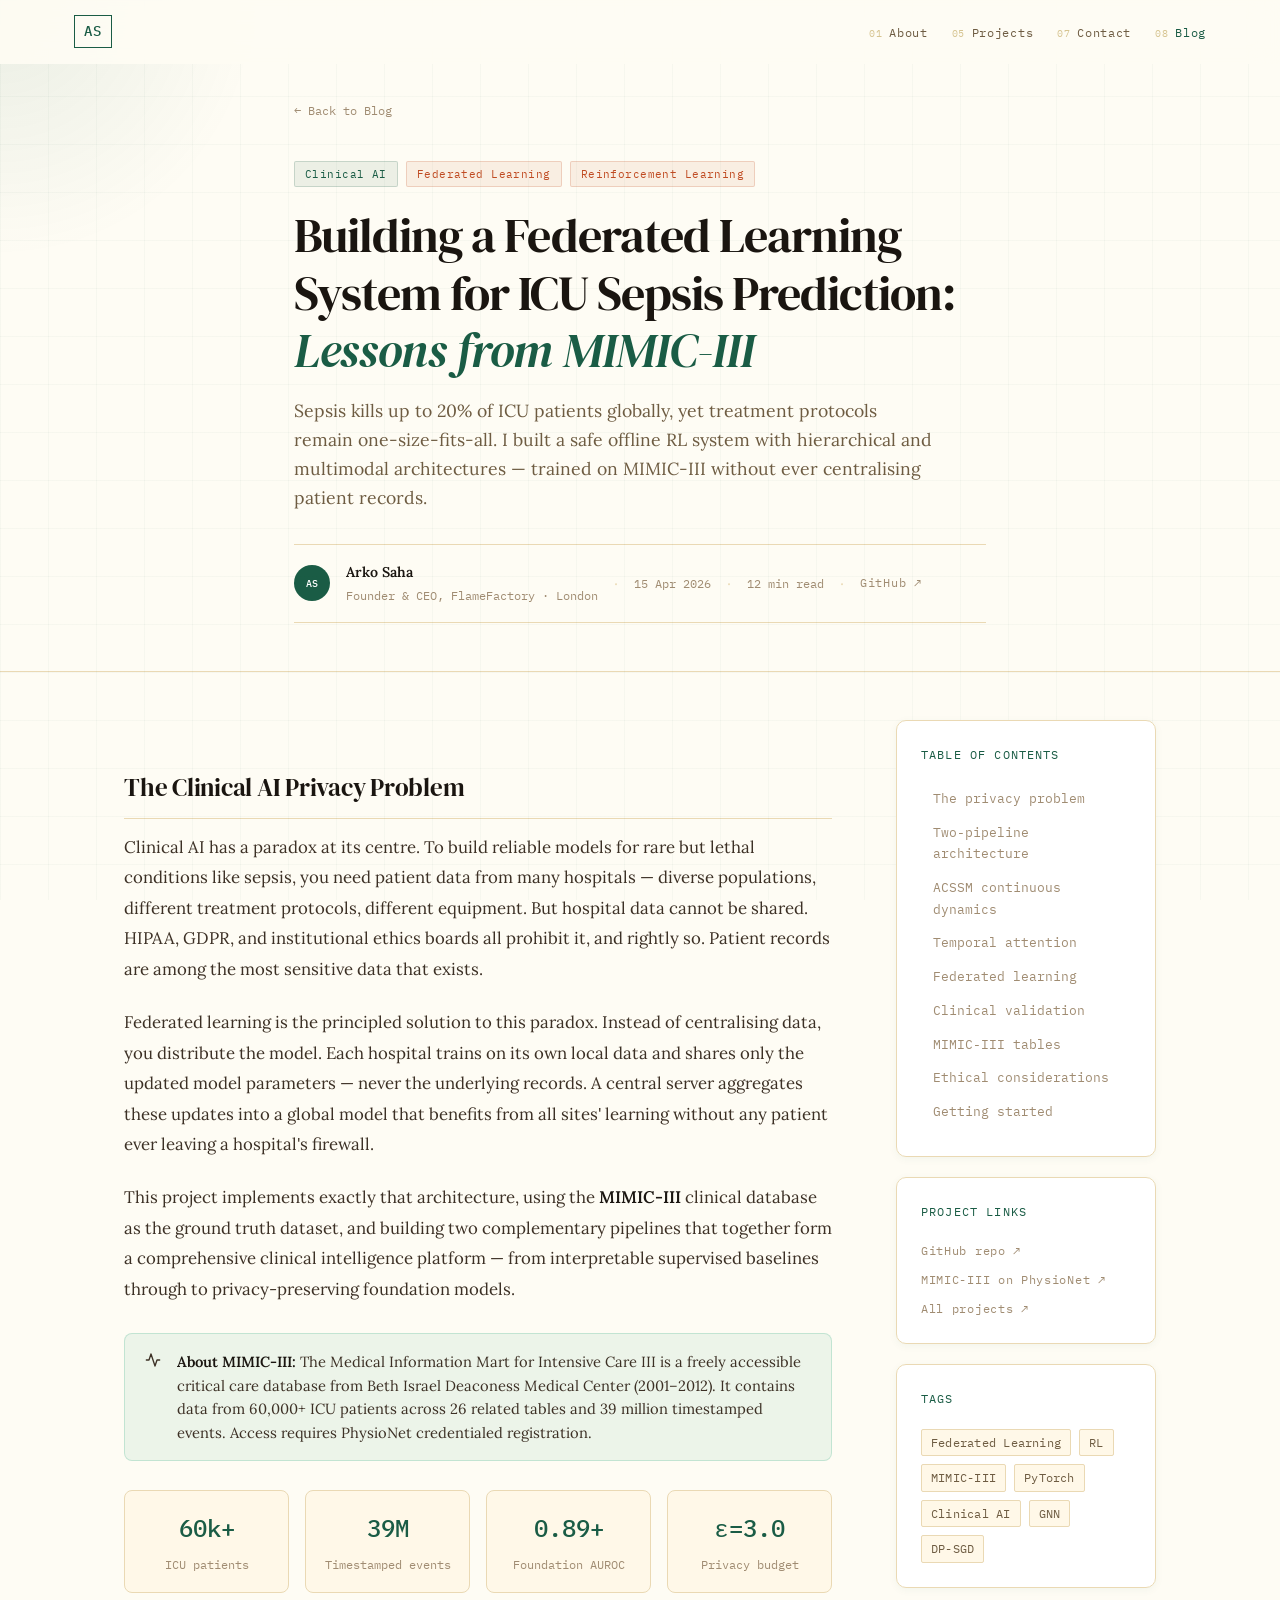
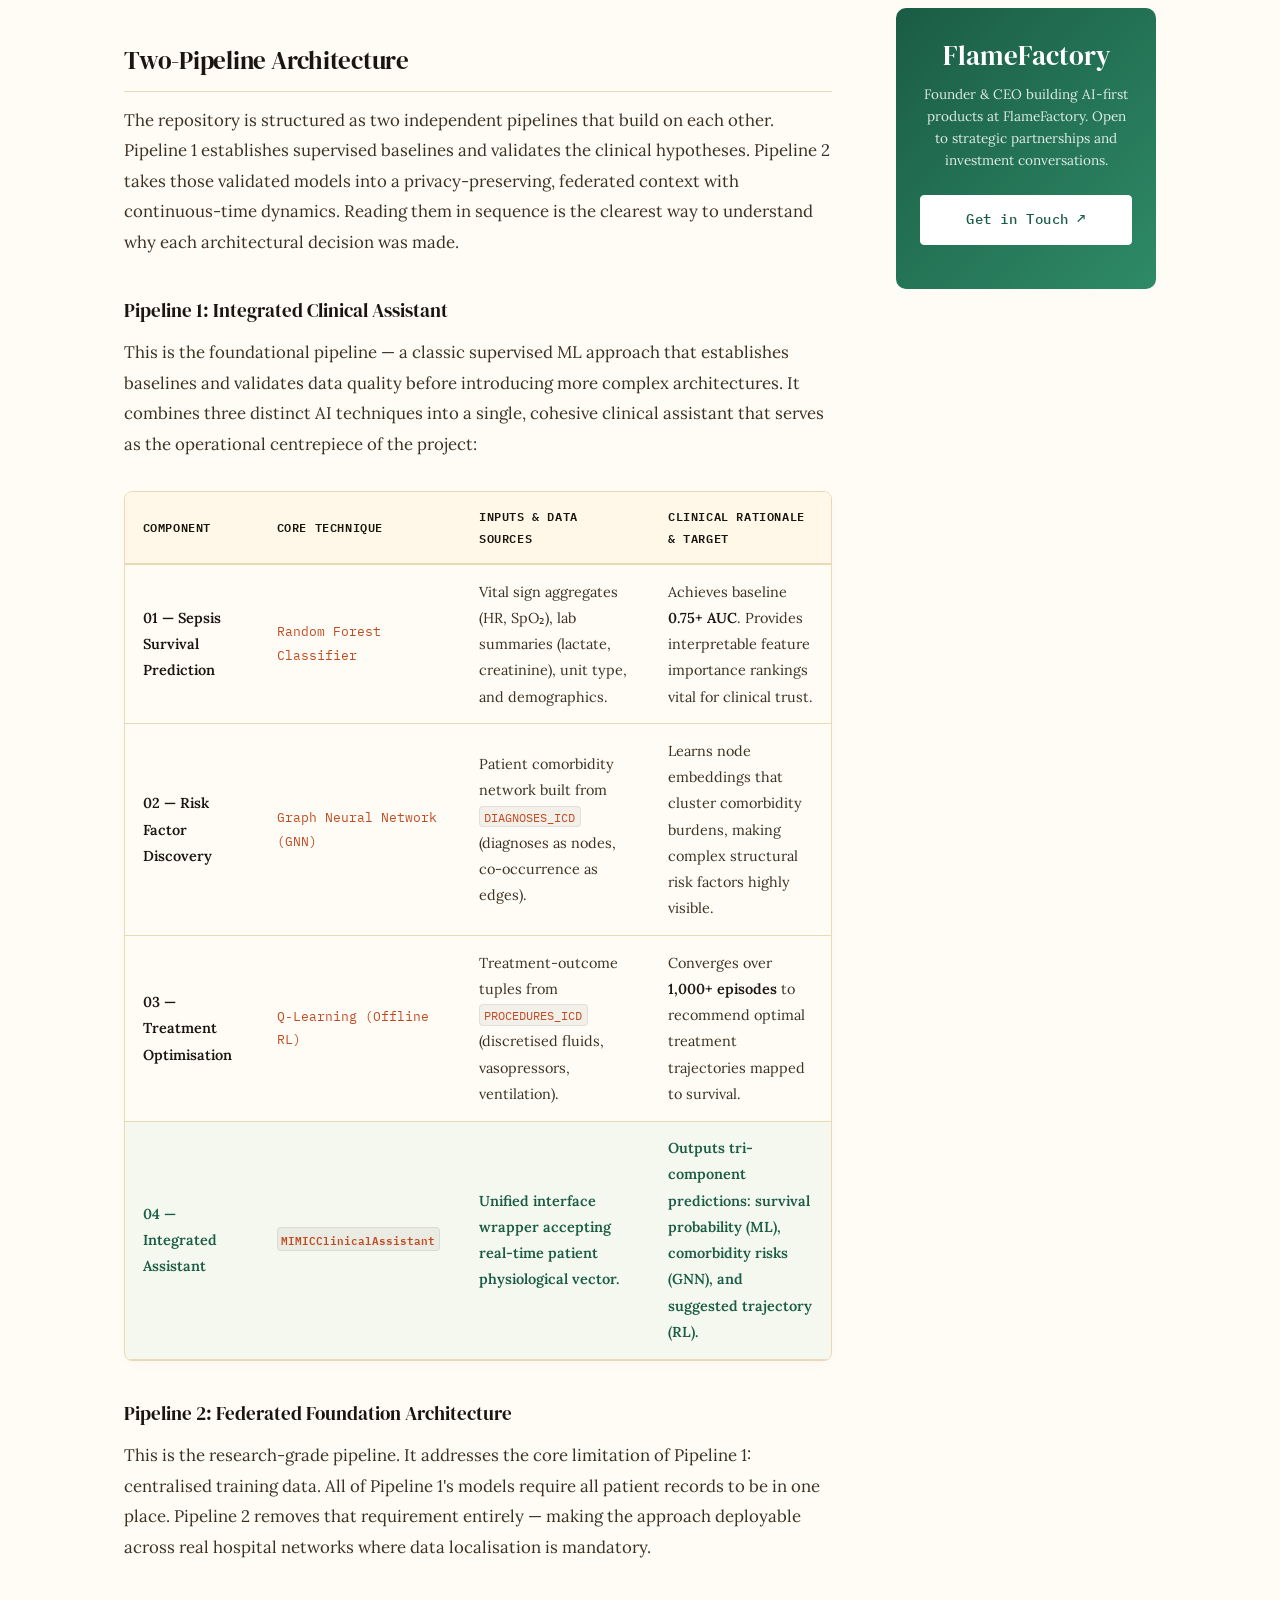
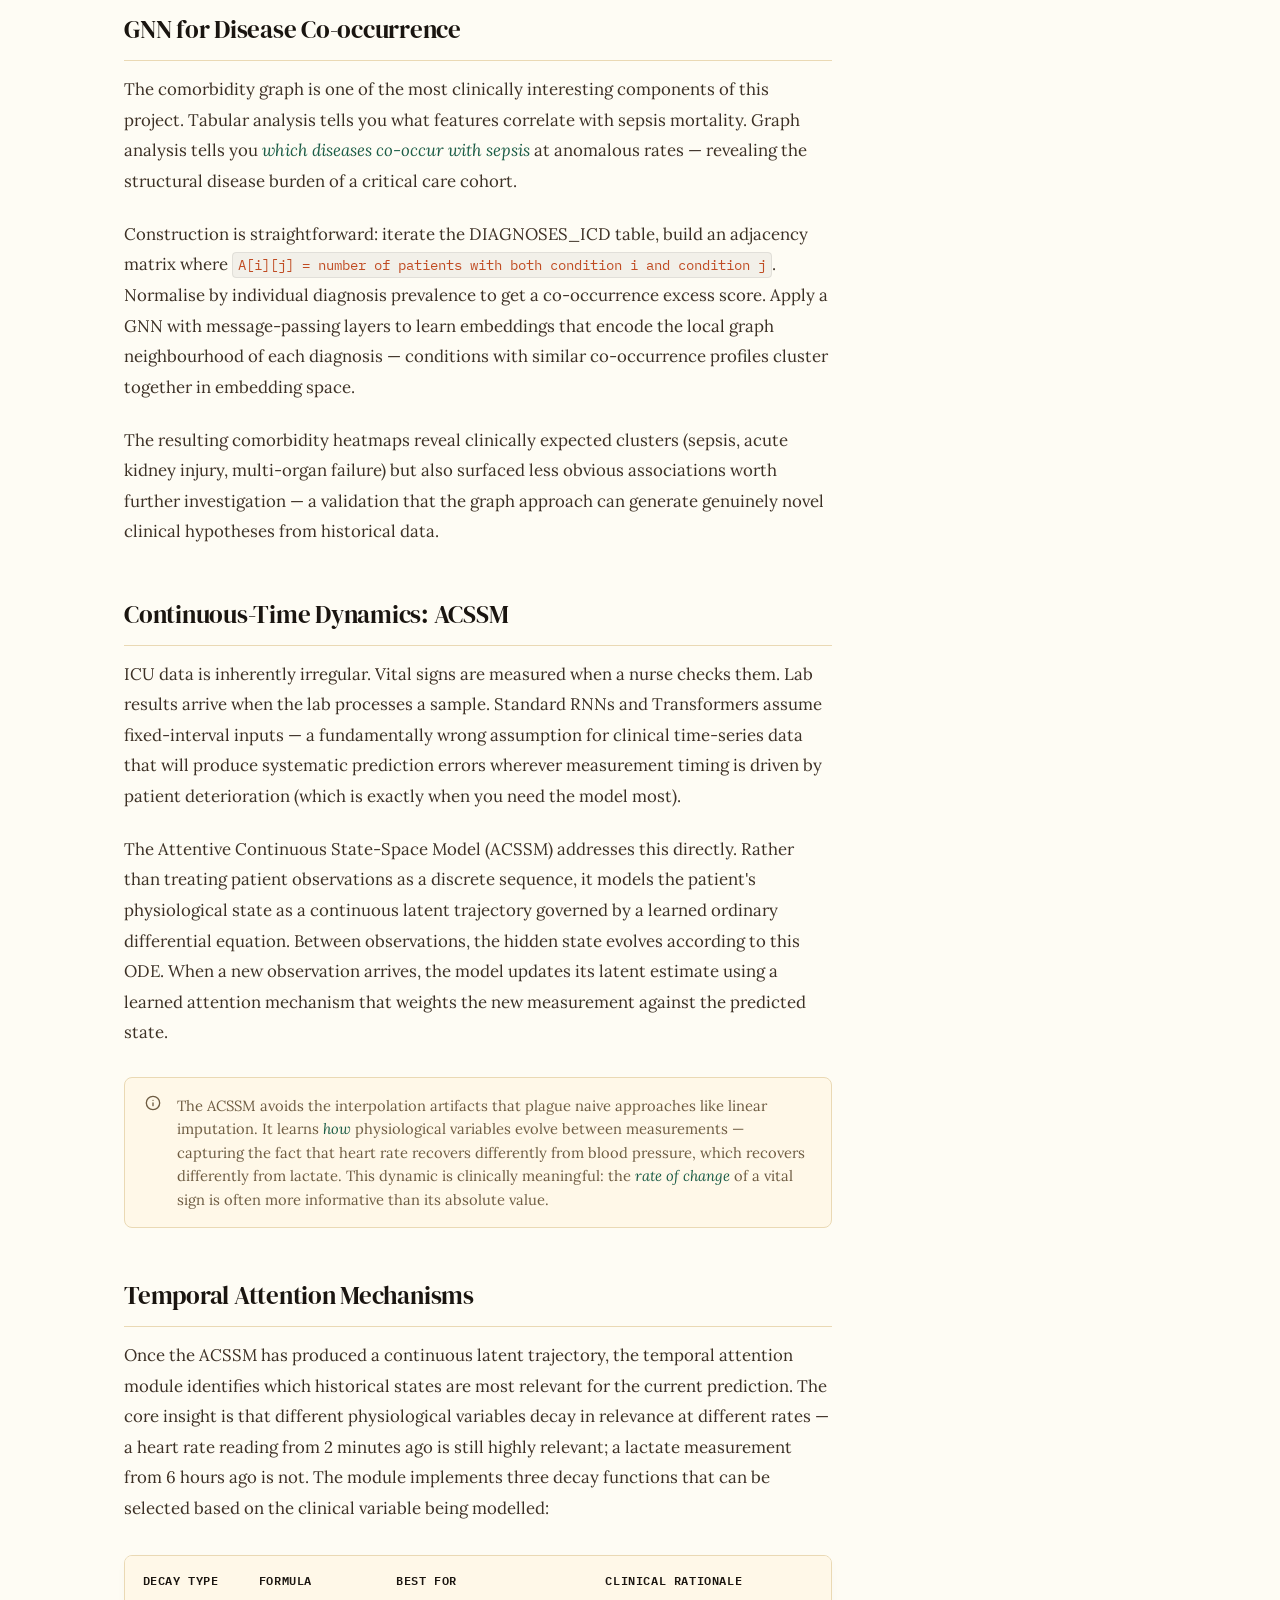
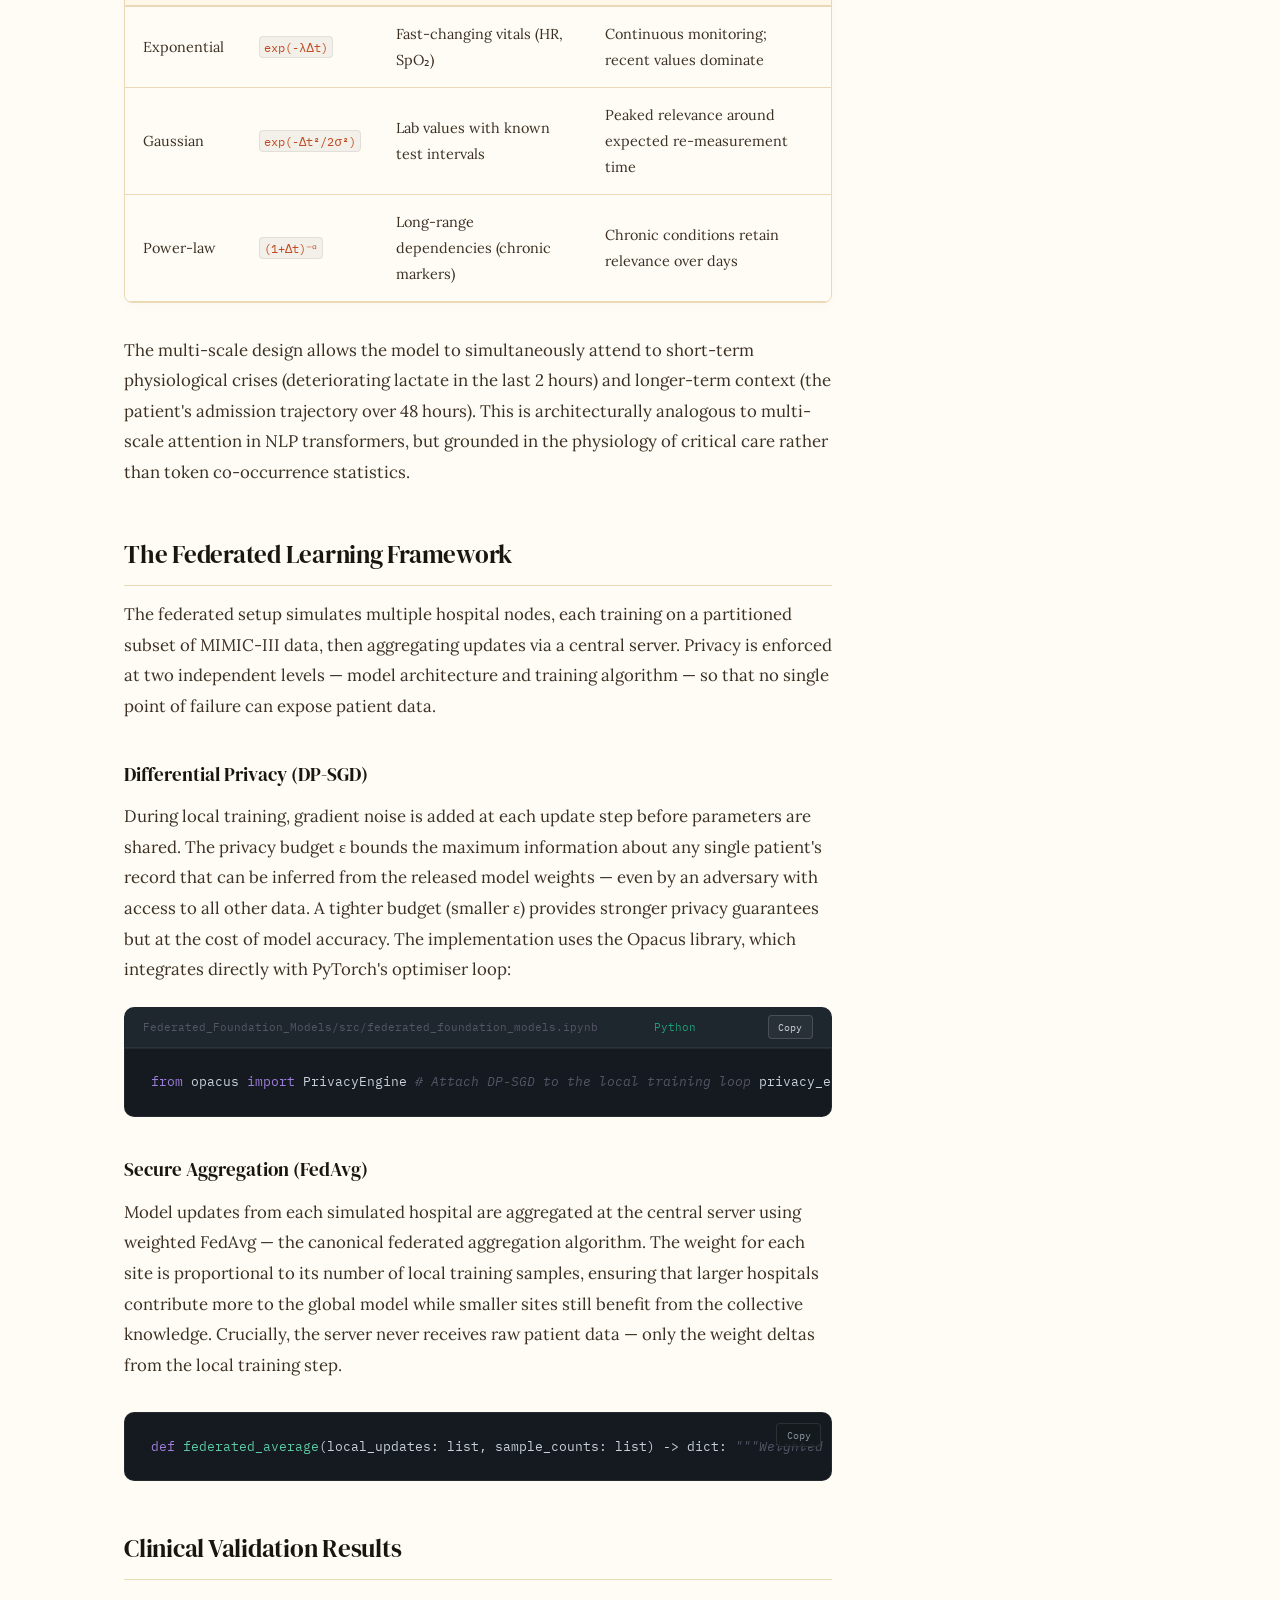
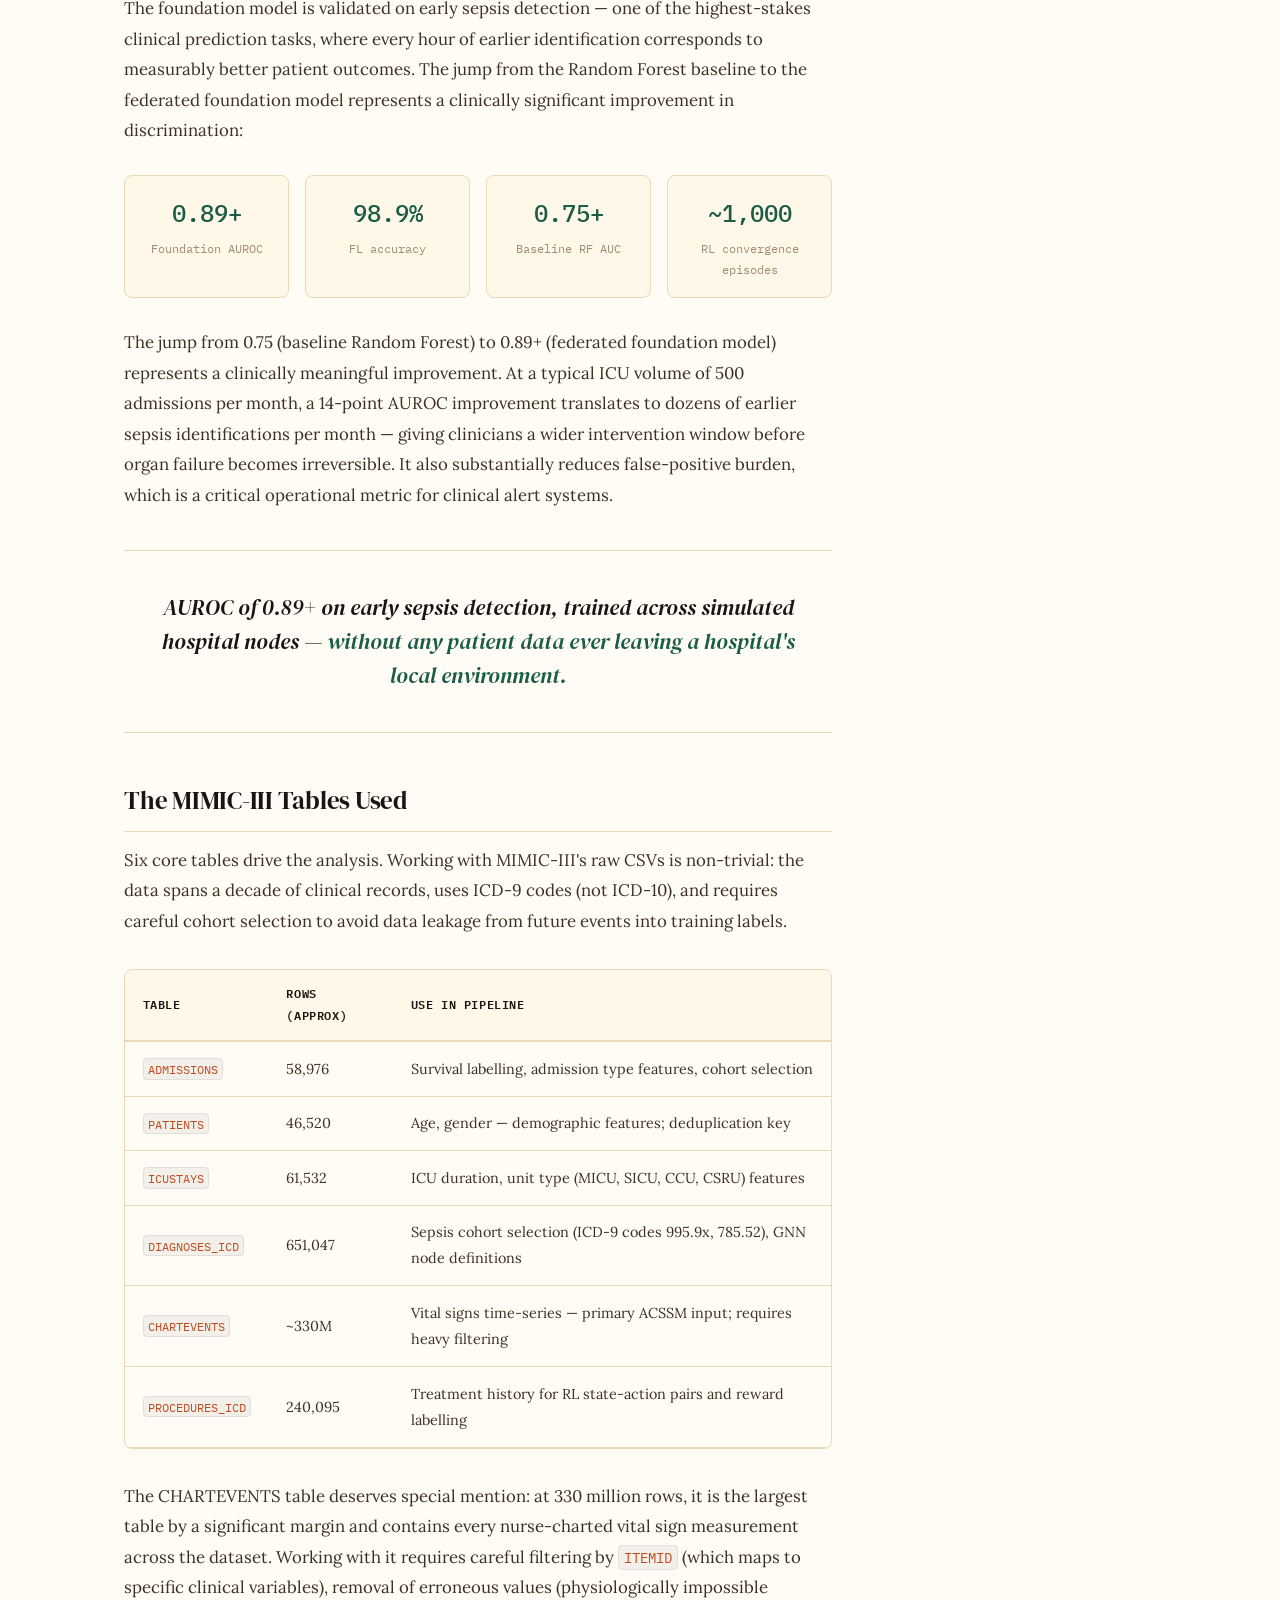
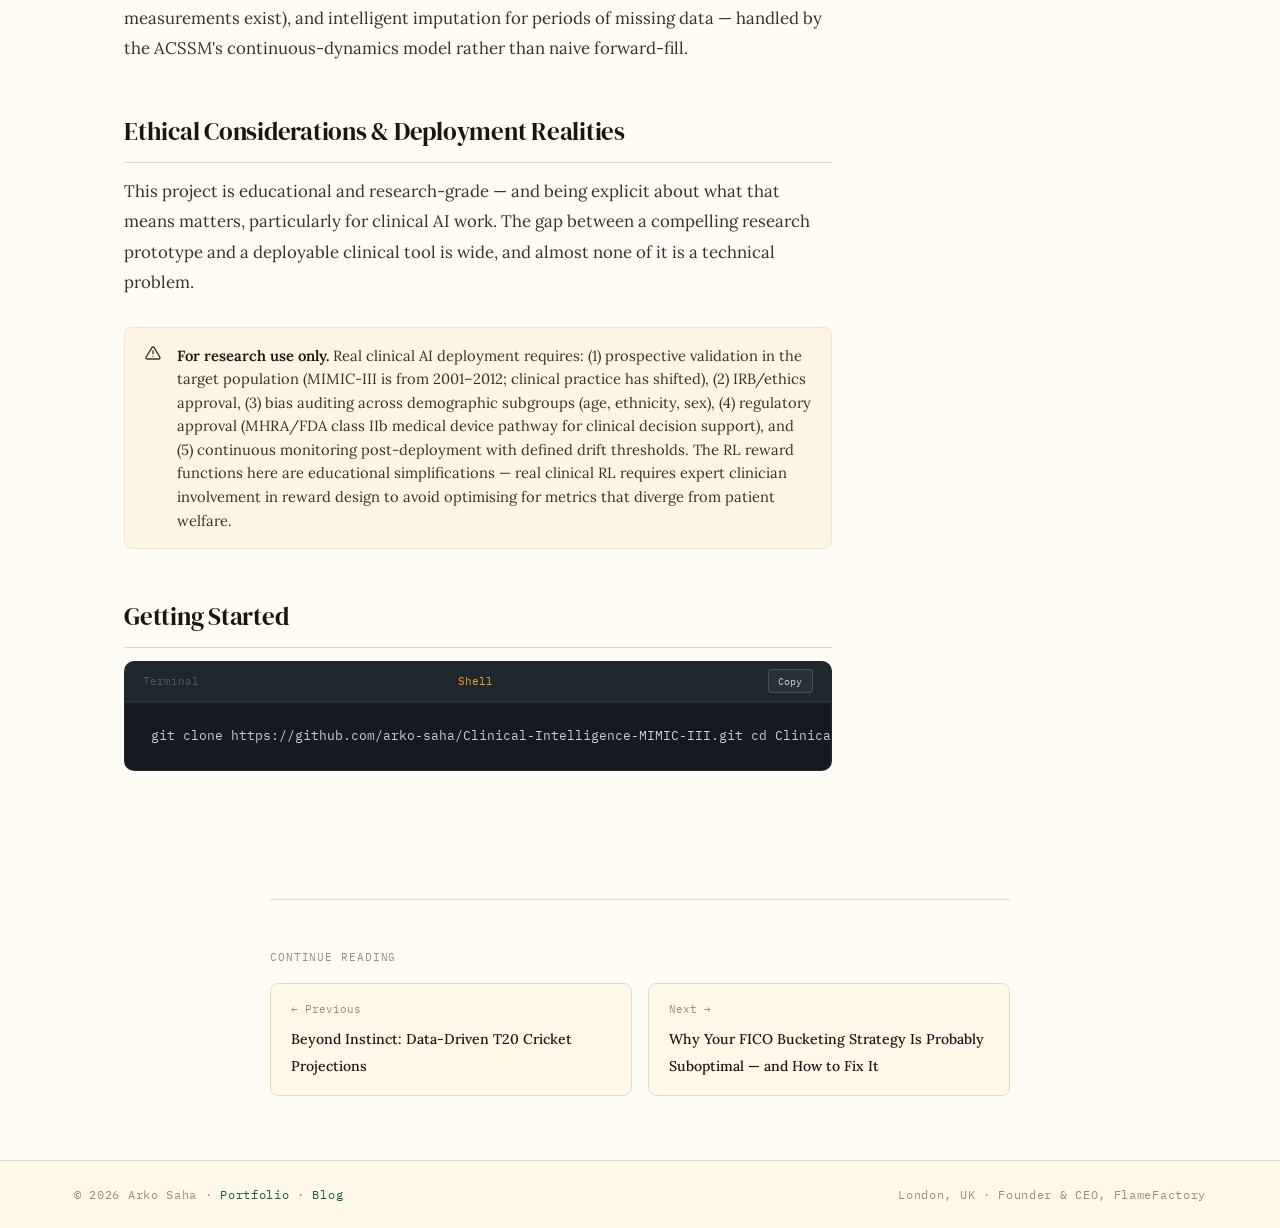
<file: post-federated-learning.html>
<!DOCTYPE html>
<html lang="en">
<head>
<meta charset="UTF-8" />
<meta name="viewport" content="width=device-width, initial-scale=1.0" />
<title>Federated Learning for ICU Sepsis Prediction on MIMIC-III — Arko Saha</title>
<meta name="description" content="How I designed a safe offline reinforcement learning system with federated learning, hierarchical architectures, and DP-SGD on MIMIC-III clinical data — without centralising patient records." />
<link rel="preconnect" href="https://fonts.googleapis.com" />
<link rel="preconnect" href="https://fonts.gstatic.com" crossorigin />
<link href="https://fonts.googleapis.com/css2?family=DM+Serif+Display:ital@0;1&family=IBM+Plex+Mono:wght@300;400;500&family=Lora:ital,wght@0,400;0,500;1,400&display=swap" rel="stylesheet" />
<link rel="stylesheet" href="style.css" />
<link rel="stylesheet" href="post-style.css" />
</head>
<body>
<div class="cursor-glow" id="cursorGlow"></div>
<div class="grid-overlay" aria-hidden="true"></div>

<nav class="nav" id="nav">
  <div class="nav-inner">
    <a href="index.html" class="nav-logo" aria-label="Home"><span class="nav-logo-monogram">AS</span></a>
    <ul class="nav-links" role="list">
      <li><a href="index.html#about" class="nav-link" data-index="01">About</a></li>
      <li><a href="index.html#projects" class="nav-link" data-index="05">Projects</a></li>
      <li><a href="index.html#contact" class="nav-link" data-index="07">Contact</a></li>
      <li><a href="blog.html" class="nav-link" data-index="08" style="color:var(--forest)">Blog</a></li>
    </ul>
    <button class="nav-toggle" id="navToggle" aria-label="Toggle navigation" aria-expanded="false"><span></span><span></span><span></span></button>
  </div>
</nav>
<div class="nav-drawer" id="navDrawer" aria-hidden="true">
  <ul role="list">
    <li><a href="index.html#about" class="drawer-link">01 — About</a></li>
    <li><a href="index.html#projects" class="drawer-link">05 — Projects</a></li>
    <li><a href="index.html#contact" class="drawer-link">07 — Contact</a></li>
    <li><a href="blog.html" class="drawer-link">08 — Blog</a></li>
  </ul>
</div>

<main id="main-content">
<header class="post-hero">
  <div class="container">
    <a href="blog.html" class="post-back">← Back to Blog</a>
    <div class="post-tags-row">
      <span class="blog-tag">Clinical AI</span>
      <span class="blog-tag" style="background:rgba(192,75,34,.08);color:var(--sienna);border-color:rgba(192,75,34,.2);">Federated Learning</span>
      <span class="blog-tag" style="background:rgba(192,75,34,.08);color:var(--sienna);border-color:rgba(192,75,34,.2);">Reinforcement Learning</span>
    </div>
    <h1 class="post-title">Building a Federated Learning System for ICU Sepsis Prediction:<em> Lessons from MIMIC-III</em></h1>
    <p class="post-subtitle">Sepsis kills up to 20% of ICU patients globally, yet treatment protocols remain one-size-fits-all. I built a safe offline RL system with hierarchical and multimodal architectures — trained on MIMIC-III without ever centralising patient records.</p>
    <div class="post-meta-bar">
      <div class="post-meta-avatar" aria-hidden="true">AS</div>
      <div>
        <p class="post-meta-name">Arko Saha</p>
        <p class="post-meta-detail">Founder &amp; CEO, FlameFactory · London</p>
      </div>
      <span class="post-meta-sep">·</span>
      <span class="post-meta-detail">15 Apr 2026</span>
      <span class="post-meta-sep">·</span>
      <span class="post-meta-detail">12 min read</span>
      <span class="post-meta-sep">·</span>
      <a href="https://github.com/arko-saha/Clinical-Intelligence-MIMIC-III" target="_blank" rel="noopener" class="card-link mono" style="font-size:.75rem">GitHub ↗</a>
    </div>
  </div>
</header>

<div class="post-layout">
  <article class="post-body" id="post-body">

    <h2 id="problem">The Clinical AI Privacy Problem</h2>
    <p>Clinical AI has a paradox at its centre. To build reliable models for rare but lethal conditions like sepsis, you need patient data from many hospitals — diverse populations, different treatment protocols, different equipment. But hospital data cannot be shared. HIPAA, GDPR, and institutional ethics boards all prohibit it, and rightly so. Patient records are among the most sensitive data that exists.</p>
    <p>Federated learning is the principled solution to this paradox. Instead of centralising data, you distribute the model. Each hospital trains on its own local data and shares only the updated model parameters — never the underlying records. A central server aggregates these updates into a global model that benefits from all sites' learning without any patient ever leaving a hospital's firewall.</p>
    <p>This project implements exactly that architecture, using the <strong>MIMIC-III</strong> clinical database as the ground truth dataset, and building two complementary pipelines that together form a comprehensive clinical intelligence platform — from interpretable supervised baselines through to privacy-preserving foundation models.</p>

    <div class="callout info">
      <span class="callout-icon" aria-hidden="true"><svg xmlns="http://www.w3.org/2000/svg" width="16" height="16" viewBox="0 0 24 24" fill="none" stroke="currentColor" stroke-width="2" stroke-linecap="round" stroke-linejoin="round"><path d="M22 12h-4l-3 9L9 3l-3 9H2"/></svg></span>
      <div><strong>About MIMIC-III:</strong> The Medical Information Mart for Intensive Care III is a freely accessible critical care database from Beth Israel Deaconess Medical Center (2001–2012). It contains data from 60,000+ ICU patients across 26 related tables and 39 million timestamped events. Access requires PhysioNet credentialed registration.</div>
    </div>

    <div class="metric-row">
      <div class="metric-card"><span class="m-value">60k+</span><span class="m-label">ICU patients</span></div>
      <div class="metric-card"><span class="m-value">39M</span><span class="m-label">Timestamped events</span></div>
      <div class="metric-card"><span class="m-value">0.89+</span><span class="m-label">Foundation AUROC</span></div>
      <div class="metric-card"><span class="m-value">ε=3.0</span><span class="m-label">Privacy budget</span></div>
    </div>

    <h2 id="architecture">Two-Pipeline Architecture</h2>
    <p>The repository is structured as two independent pipelines that build on each other. Pipeline 1 establishes supervised baselines and validates the clinical hypotheses. Pipeline 2 takes those validated models into a privacy-preserving, federated context with continuous-time dynamics. Reading them in sequence is the clearest way to understand why each architectural decision was made.</p>

    <h3>Pipeline 1: Integrated Clinical Assistant</h3>
    <p>This is the foundational pipeline — a classic supervised ML approach that establishes baselines and validates data quality before introducing more complex architectures. It combines three distinct AI techniques into a single, cohesive clinical assistant that serves as the operational centrepiece of the project:</p>

    <div class="data-table-wrap">
      <table>
        <thead>
          <tr>
            <th>Component</th>
            <th>Core Technique</th>
            <th>Inputs &amp; Data Sources</th>
            <th>Clinical Rationale &amp; Target</th>
          </tr>
        </thead>
        <tbody>
          <tr>
            <td style="font-weight: 600; color: var(--text-0);">01 — Sepsis Survival Prediction</td>
            <td class="mono" style="color: var(--sienna);">Random Forest Classifier</td>
            <td>Vital sign aggregates (HR, SpO₂), lab summaries (lactate, creatinine), unit type, and demographics.</td>
            <td>Achieves baseline <strong>0.75+ AUC</strong>. Provides interpretable feature importance rankings vital for clinical trust.</td>
          </tr>
          <tr>
            <td style="font-weight: 600; color: var(--text-0);">02 — Risk Factor Discovery</td>
            <td class="mono" style="color: var(--sienna);">Graph Neural Network (GNN)</td>
            <td>Patient comorbidity network built from <code>DIAGNOSES_ICD</code> (diagnoses as nodes, co-occurrence as edges).</td>
            <td>Learns node embeddings that cluster comorbidity burdens, making complex structural risk factors highly visible.</td>
          </tr>
          <tr>
            <td style="font-weight: 600; color: var(--text-0);">03 — Treatment Optimisation</td>
            <td class="mono" style="color: var(--sienna);">Q-Learning (Offline RL)</td>
            <td>Treatment-outcome tuples from <code>PROCEDURES_ICD</code> (discretised fluids, vasopressors, ventilation).</td>
            <td>Converges over <strong>1,000+ episodes</strong> to recommend optimal treatment trajectories mapped to survival.</td>
          </tr>
          <tr class="highlight">
            <td style="color: var(--forest);">04 — Integrated Assistant</td>
            <td class="mono" style="color: var(--forest);"><code>MIMICClinicalAssistant</code></td>
            <td style="color: var(--forest);">Unified interface wrapper accepting real-time patient physiological vector.</td>
            <td style="color: var(--forest); font-weight: 600;">Outputs tri-component predictions: survival probability (ML), comorbidity risks (GNN), and suggested trajectory (RL).</td>
          </tr>
        </tbody>
      </table>
    </div>

    <h3>Pipeline 2: Federated Foundation Architecture</h3>
    <p>This is the research-grade pipeline. It addresses the core limitation of Pipeline 1: centralised training data. All of Pipeline 1's models require all patient records to be in one place. Pipeline 2 removes that requirement entirely — making the approach deployable across real hospital networks where data localisation is mandatory.</p>

    <h2 id="gnn">GNN for Disease Co-occurrence</h2>
    <p>The comorbidity graph is one of the most clinically interesting components of this project. Tabular analysis tells you what features correlate with sepsis mortality. Graph analysis tells you <em>which diseases co-occur with sepsis</em> at anomalous rates — revealing the structural disease burden of a critical care cohort.</p>
    <p>Construction is straightforward: iterate the DIAGNOSES_ICD table, build an adjacency matrix where <code>A[i][j] = number of patients with both condition i and condition j</code>. Normalise by individual diagnosis prevalence to get a co-occurrence excess score. Apply a GNN with message-passing layers to learn embeddings that encode the local graph neighbourhood of each diagnosis — conditions with similar co-occurrence profiles cluster together in embedding space.</p>
    <p>The resulting comorbidity heatmaps reveal clinically expected clusters (sepsis, acute kidney injury, multi-organ failure) but also surfaced less obvious associations worth further investigation — a validation that the graph approach can generate genuinely novel clinical hypotheses from historical data.</p>

    <h2 id="continuous-dynamics">Continuous-Time Dynamics: ACSSM</h2>
    <p>ICU data is inherently irregular. Vital signs are measured when a nurse checks them. Lab results arrive when the lab processes a sample. Standard RNNs and Transformers assume fixed-interval inputs — a fundamentally wrong assumption for clinical time-series data that will produce systematic prediction errors wherever measurement timing is driven by patient deterioration (which is exactly when you need the model most).</p>
    <p>The Attentive Continuous State-Space Model (ACSSM) addresses this directly. Rather than treating patient observations as a discrete sequence, it models the patient's physiological state as a continuous latent trajectory governed by a learned ordinary differential equation. Between observations, the hidden state evolves according to this ODE. When a new observation arrives, the model updates its latent estimate using a learned attention mechanism that weights the new measurement against the predicted state.</p>

    <div class="callout note">
      <span class="callout-icon" aria-hidden="true"><svg xmlns="http://www.w3.org/2000/svg" width="16" height="16" viewBox="0 0 24 24" fill="none" stroke="currentColor" stroke-width="2" stroke-linecap="round" stroke-linejoin="round"><circle cx="12" cy="12" r="10"/><path d="M12 16v-4"/><path d="M12 8h.01"/></svg></span>
      <div>The ACSSM avoids the interpolation artifacts that plague naive approaches like linear imputation. It learns <em>how</em> physiological variables evolve between measurements — capturing the fact that heart rate recovers differently from blood pressure, which recovers differently from lactate. This dynamic is clinically meaningful: the <em>rate of change</em> of a vital sign is often more informative than its absolute value.</div>
    </div>

    <h2 id="temporal-attention">Temporal Attention Mechanisms</h2>
    <p>Once the ACSSM has produced a continuous latent trajectory, the temporal attention module identifies which historical states are most relevant for the current prediction. The core insight is that different physiological variables decay in relevance at different rates — a heart rate reading from 2 minutes ago is still highly relevant; a lactate measurement from 6 hours ago is not. The module implements three decay functions that can be selected based on the clinical variable being modelled:</p>

    <div class="data-table-wrap">
      <table>
        <thead>
          <tr><th>Decay Type</th><th>Formula</th><th>Best For</th><th>Clinical Rationale</th></tr>
        </thead>
        <tbody>
          <tr><td>Exponential</td><td><code>exp(-λΔt)</code></td><td>Fast-changing vitals (HR, SpO₂)</td><td>Continuous monitoring; recent values dominate</td></tr>
          <tr><td>Gaussian</td><td><code>exp(-Δt²/2σ²)</code></td><td>Lab values with known test intervals</td><td>Peaked relevance around expected re-measurement time</td></tr>
          <tr><td>Power-law</td><td><code>(1+Δt)⁻ᵅ</code></td><td>Long-range dependencies (chronic markers)</td><td>Chronic conditions retain relevance over days</td></tr>
        </tbody>
      </table>
    </div>

    <p>The multi-scale design allows the model to simultaneously attend to short-term physiological crises (deteriorating lactate in the last 2 hours) and longer-term context (the patient's admission trajectory over 48 hours). This is architecturally analogous to multi-scale attention in NLP transformers, but grounded in the physiology of critical care rather than token co-occurrence statistics.</p>

    <h2 id="federated">The Federated Learning Framework</h2>
    <p>The federated setup simulates multiple hospital nodes, each training on a partitioned subset of MIMIC-III data, then aggregating updates via a central server. Privacy is enforced at two independent levels — model architecture and training algorithm — so that no single point of failure can expose patient data.</p>

    <h3>Differential Privacy (DP-SGD)</h3>
    <p>During local training, gradient noise is added at each update step before parameters are shared. The privacy budget ε bounds the maximum information about any single patient's record that can be inferred from the released model weights — even by an adversary with access to all other data. A tighter budget (smaller ε) provides stronger privacy guarantees but at the cost of model accuracy. The implementation uses the Opacus library, which integrates directly with PyTorch's optimiser loop:</p>

    <div class="code-label">
      <span>Federated_Foundation_Models/src/federated_foundation_models.ipynb</span>
      <span style="color:#1D9E75">Python</span>
    </div>
    <pre><code><span class="kw">from</span> opacus <span class="kw">import</span> PrivacyEngine

<span class="cm"># Attach DP-SGD to the local training loop</span>
privacy_engine = <span class="fn">PrivacyEngine</span>()
model, optimiser, train_loader = privacy_engine.<span class="fn">make_private_with_epsilon</span>(
    module=local_foundation_model,
    optimizer=optimiser,
    data_loader=train_loader,
    epochs=num_epochs,
    target_epsilon=<span class="nb">3.0</span>,   <span class="cm"># privacy budget ε — lower = stronger privacy</span>
    target_delta=<span class="nb">1e-5</span>,    <span class="cm"># probability of ε-violation (δ)</span>
    max_grad_norm=<span class="nb">1.0</span>,    <span class="cm"># gradient clipping bound before noise addition</span>
)

<span class="cm"># Opacus automatically computes noise scale σ from (ε, δ, epochs)</span>
<span class="cm"># and clips + perturbs each per-sample gradient in the batch</span></code></pre>

    <h3>Secure Aggregation (FedAvg)</h3>
    <p>Model updates from each simulated hospital are aggregated at the central server using weighted FedAvg — the canonical federated aggregation algorithm. The weight for each site is proportional to its number of local training samples, ensuring that larger hospitals contribute more to the global model while smaller sites still benefit from the collective knowledge. Crucially, the server never receives raw patient data — only the weight deltas from the local training step.</p>

    <pre><code><span class="kw">def</span> <span class="fn">federated_average</span>(local_updates: list, sample_counts: list) -> dict:
    <span class="cm">"""Weighted FedAvg: each hospital's contribution weighted by local dataset size."""</span>
    total = <span class="fn">sum</span>(sample_counts)
    global_weights = {}
    <span class="kw">for</span> key <span class="kw">in</span> local_updates[<span class="nb">0</span>]:
        global_weights[key] = <span class="fn">sum</span>(
            update[key] * (count / total)
            <span class="kw">for</span> update, count <span class="kw">in</span> <span class="fn">zip</span>(local_updates, sample_counts)
        )
    <span class="kw">return</span> global_weights

<span class="cm"># Each round: local train → share Δweights → aggregate → broadcast global model</span>
<span class="cm"># No patient data is transmitted at any step</span></code></pre>

    <h2 id="results">Clinical Validation Results</h2>
    <p>The foundation model is validated on early sepsis detection — one of the highest-stakes clinical prediction tasks, where every hour of earlier identification corresponds to measurably better patient outcomes. The jump from the Random Forest baseline to the federated foundation model represents a clinically significant improvement in discrimination:</p>

    <div class="metric-row">
      <div class="metric-card"><span class="m-value">0.89+</span><span class="m-label">Foundation AUROC</span></div>
      <div class="metric-card"><span class="m-value">98.9%</span><span class="m-label">FL accuracy</span></div>
      <div class="metric-card"><span class="m-value">0.75+</span><span class="m-label">Baseline RF AUC</span></div>
      <div class="metric-card"><span class="m-value">~1,000</span><span class="m-label">RL convergence episodes</span></div>
    </div>

    <p>The jump from 0.75 (baseline Random Forest) to 0.89+ (federated foundation model) represents a clinically meaningful improvement. At a typical ICU volume of 500 admissions per month, a 14-point AUROC improvement translates to dozens of earlier sepsis identifications per month — giving clinicians a wider intervention window before organ failure becomes irreversible. It also substantially reduces false-positive burden, which is a critical operational metric for clinical alert systems.</p>

    <div class="pull-quote">AUROC of 0.89+ on early sepsis detection, trained across simulated hospital nodes — <em>without any patient data ever leaving a hospital's local environment.</em></div>

    <h2 id="data">The MIMIC-III Tables Used</h2>
    <p>Six core tables drive the analysis. Working with MIMIC-III's raw CSVs is non-trivial: the data spans a decade of clinical records, uses ICD-9 codes (not ICD-10), and requires careful cohort selection to avoid data leakage from future events into training labels.</p>

    <div class="data-table-wrap">
      <table>
        <thead>
          <tr><th>Table</th><th>Rows (approx)</th><th>Use in Pipeline</th></tr>
        </thead>
        <tbody>
          <tr><td><code>ADMISSIONS</code></td><td>58,976</td><td>Survival labelling, admission type features, cohort selection</td></tr>
          <tr><td><code>PATIENTS</code></td><td>46,520</td><td>Age, gender — demographic features; deduplication key</td></tr>
          <tr><td><code>ICUSTAYS</code></td><td>61,532</td><td>ICU duration, unit type (MICU, SICU, CCU, CSRU) features</td></tr>
          <tr><td><code>DIAGNOSES_ICD</code></td><td>651,047</td><td>Sepsis cohort selection (ICD-9 codes 995.9x, 785.52), GNN node definitions</td></tr>
          <tr><td><code>CHARTEVENTS</code></td><td>~330M</td><td>Vital signs time-series — primary ACSSM input; requires heavy filtering</td></tr>
          <tr><td><code>PROCEDURES_ICD</code></td><td>240,095</td><td>Treatment history for RL state-action pairs and reward labelling</td></tr>
        </tbody>
      </table>
    </div>

    <p>The CHARTEVENTS table deserves special mention: at 330 million rows, it is the largest table by a significant margin and contains every nurse-charted vital sign measurement across the dataset. Working with it requires careful filtering by <code>ITEMID</code> (which maps to specific clinical variables), removal of erroneous values (physiologically impossible measurements exist), and intelligent imputation for periods of missing data — handled by the ACSSM's continuous-dynamics model rather than naive forward-fill.</p>

    <h2 id="ethical">Ethical Considerations &amp; Deployment Realities</h2>
    <p>This project is educational and research-grade — and being explicit about what that means matters, particularly for clinical AI work. The gap between a compelling research prototype and a deployable clinical tool is wide, and almost none of it is a technical problem.</p>

    <div class="callout warn">
      <span class="callout-icon" aria-hidden="true"><svg xmlns="http://www.w3.org/2000/svg" width="16" height="16" viewBox="0 0 24 24" fill="none" stroke="currentColor" stroke-width="2" stroke-linecap="round" stroke-linejoin="round"><path d="M10.29 3.86L1.82 18a2 2 0 0 0 1.71 3h16.94a2 2 0 0 0 1.71-3L13.71 3.86a2 2 0 0 0-3.42 0z"/><line x1="12" y1="9" x2="12" y2="13"/><line x1="12" y1="17" x2="12.01" y2="17"/></svg></span>
      <div>
        <strong>For research use only.</strong> Real clinical AI deployment requires: (1) prospective validation in the target population (MIMIC-III is from 2001–2012; clinical practice has shifted), (2) IRB/ethics approval, (3) bias auditing across demographic subgroups (age, ethnicity, sex), (4) regulatory approval (MHRA/FDA class IIb medical device pathway for clinical decision support), and (5) continuous monitoring post-deployment with defined drift thresholds. The RL reward functions here are educational simplifications — real clinical RL requires expert clinician involvement in reward design to avoid optimising for metrics that diverge from patient welfare.
      </div>
    </div>

    <h2 id="setup">Getting Started</h2>

    <div class="code-label">
      <span>Terminal</span>
      <span style="color:#EF9F27">Shell</span>
    </div>
    <pre><code>git clone https://github.com/arko-saha/Clinical-Intelligence-MIMIC-III.git
cd Clinical-Intelligence-MIMIC-III

python -m venv venv &amp;&amp; source venv/bin/activate  <span class="cm"># On Windows: venv\Scripts\activate</span>
pip install -r requirements.txt

<span class="cm"># Obtain MIMIC-III access via PhysioNet (credentialed registration required)</span>
<span class="cm"># Place CSV files in data/ directory matching the structure above</span>

jupyter notebook  <span class="cm"># Run main.ipynb (Pipeline 1) or federated_foundation_models.ipynb (Pipeline 2)</span></code></pre>

  </article>


  <aside class="post-sidebar">
    <div class="sidebar-card">
      <p class="sidebar-card-title">Table of Contents</p>
      <nav aria-label="Article sections">
        <ul class="toc-nav">
          <li><a href="#problem">The privacy problem</a></li>
          <li><a href="#architecture">Two-pipeline architecture</a></li>
          <li><a href="#continuous-dynamics">ACSSM continuous dynamics</a></li>
          <li><a href="#temporal-attention">Temporal attention</a></li>
          <li><a href="#federated">Federated learning</a></li>
          <li><a href="#results">Clinical validation</a></li>
          <li><a href="#data">MIMIC-III tables</a></li>
          <li><a href="#ethical">Ethical considerations</a></li>
          <li><a href="#setup">Getting started</a></li>
        </ul>
      </nav>
    </div>
    <div class="sidebar-card">
      <p class="sidebar-card-title">Project Links</p>
      <div style="display:flex;flex-direction:column;gap:.6rem;">
        <a href="https://github.com/arko-saha/Clinical-Intelligence-MIMIC-III" target="_blank" rel="noopener" class="card-link mono">GitHub repo ↗</a>
        <a href="https://physionet.org/content/mimiciii/1.4/" target="_blank" rel="noopener" class="card-link mono">MIMIC-III on PhysioNet ↗</a>
        <a href="index.html#projects" class="card-link mono">All projects ↗</a>
      </div>
    </div>
    <div class="sidebar-card">
      <p class="sidebar-card-title">Tags</p>
      <div class="skills-cloud" style="margin-top:.5rem">
        <span class="skill-tag">Federated Learning</span>
        <span class="skill-tag">RL</span>
        <span class="skill-tag">MIMIC-III</span>
        <span class="skill-tag">PyTorch</span>
        <span class="skill-tag">Clinical AI</span>
        <span class="skill-tag">GNN</span>
        <span class="skill-tag">DP-SGD</span>
      </div>
    </div>
    <div class="recruiter-cta" style="margin-top:1.25rem">
      <p class="recruiter-cta-title">FlameFactory</p>
      <p class="recruiter-cta-sub">Founder &amp; CEO building AI-first products at FlameFactory. Open to strategic partnerships and investment conversations.</p>
      <a href="mailto:arkosaha.ruet@gmail.com" class="btn">Get in Touch ↗</a>
    </div>
  </aside>
</div>

<div class="container">
  <div class="post-footer">
    <p class="post-footer-label">Continue reading</p>
    <div class="post-nav-grid">
      <a href="post-cricket-analytics.html" class="post-nav-card">
        <span class="pnc-dir">← Previous</span>
        <span class="pnc-title">Beyond Instinct: Data-Driven T20 Cricket Projections</span>
      </a>
      <a href="post-fico-bucketing.html" class="post-nav-card">
        <span class="pnc-dir">Next →</span>
        <span class="pnc-title">Why Your FICO Bucketing Strategy Is Probably Suboptimal — and How to Fix It</span>
      </a>
    </div>
  </div>
</div>

</main>

<footer class="footer" role="contentinfo">
  <div class="container footer-inner">
    <p class="mono footer-copy">© 2026 Arko Saha · <a href="index.html">Portfolio</a> · <a href="blog.html">Blog</a></p>
    <p class="mono footer-right">London, UK · Founder &amp; CEO, FlameFactory</p>
  </div>
</footer>

<script src="script.js"></script>
<script>
const tocLinks = document.querySelectorAll('.toc-nav a');
const headings = document.querySelectorAll('.post-body h2[id], .post-body h3[id]');
function updateToc() {
  let active = '';
  headings.forEach(h => { if (window.scrollY >= h.offsetTop - 120) active = h.id; });
  tocLinks.forEach(a => { a.classList.toggle('active', a.getAttribute('href') === '#' + active); });
}
window.addEventListener('scroll', updateToc, { passive: true });
updateToc();
</script>
</body>
</html>
</file>
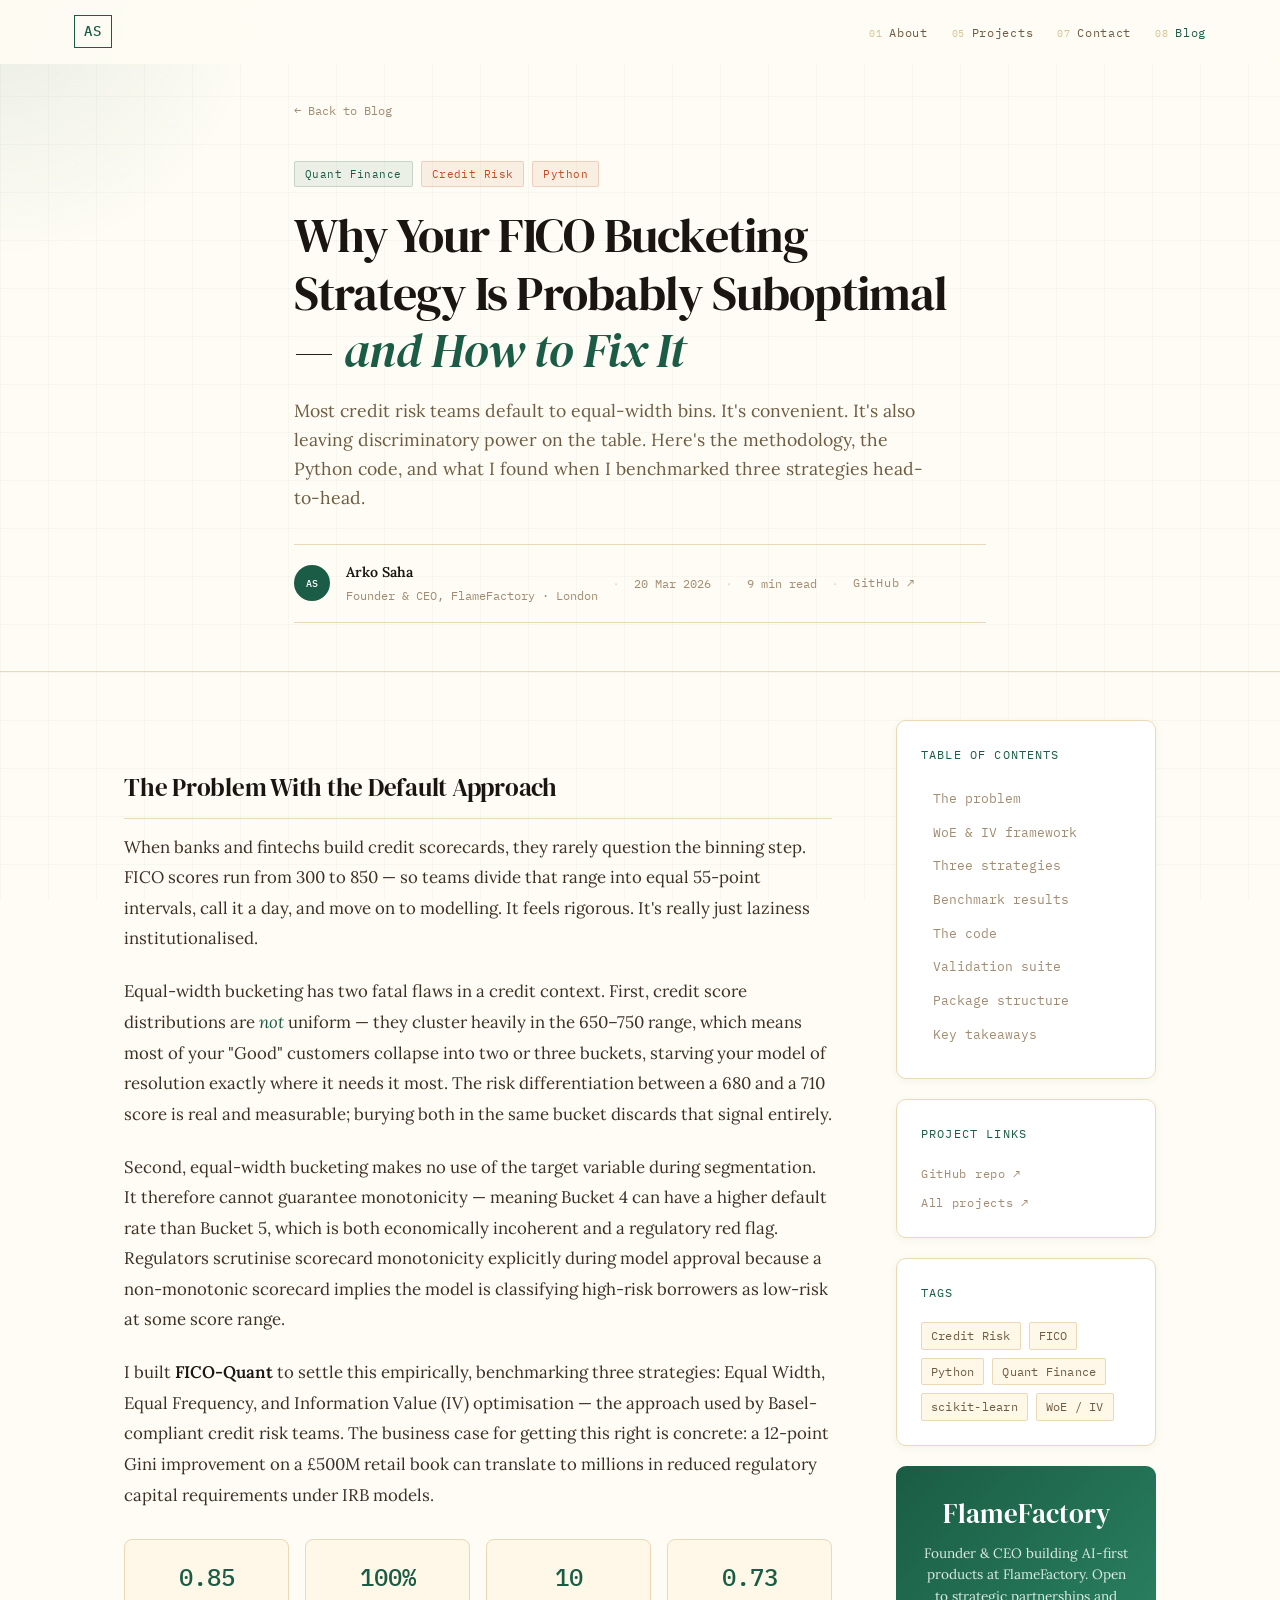
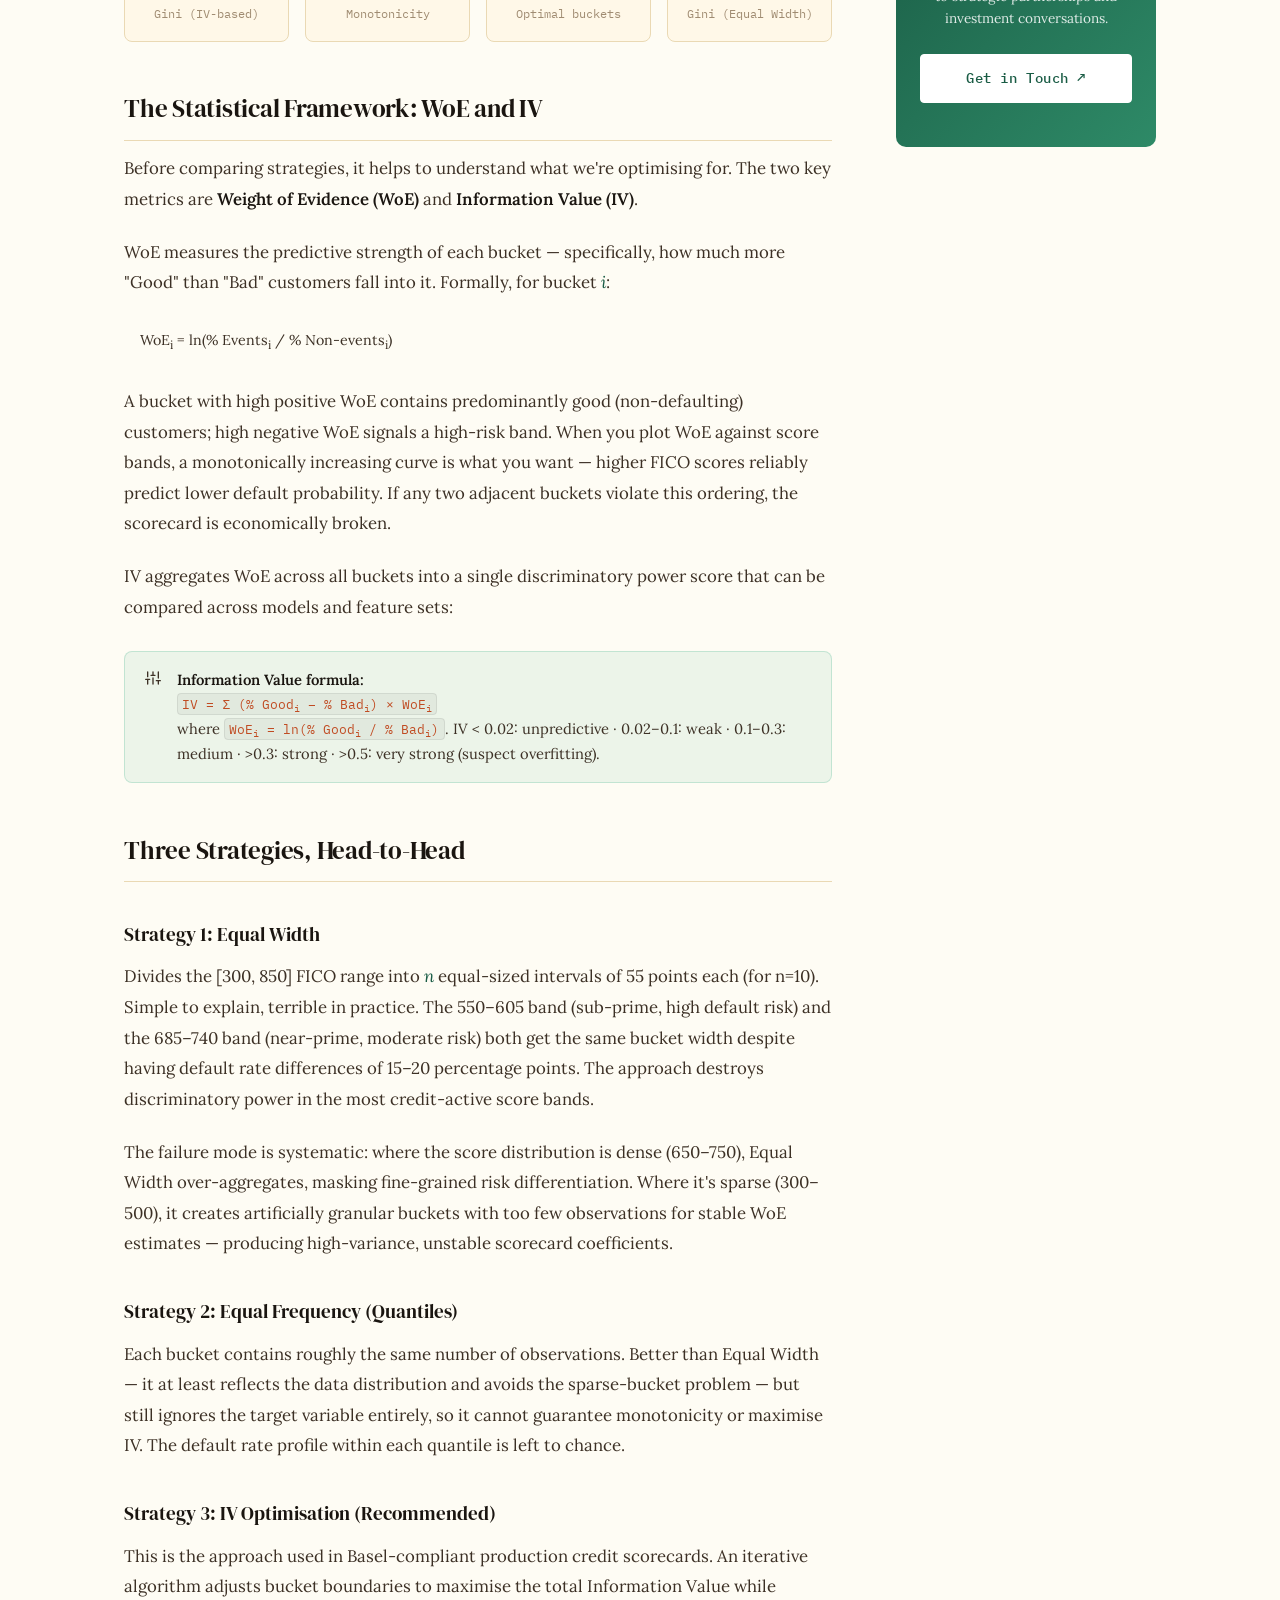
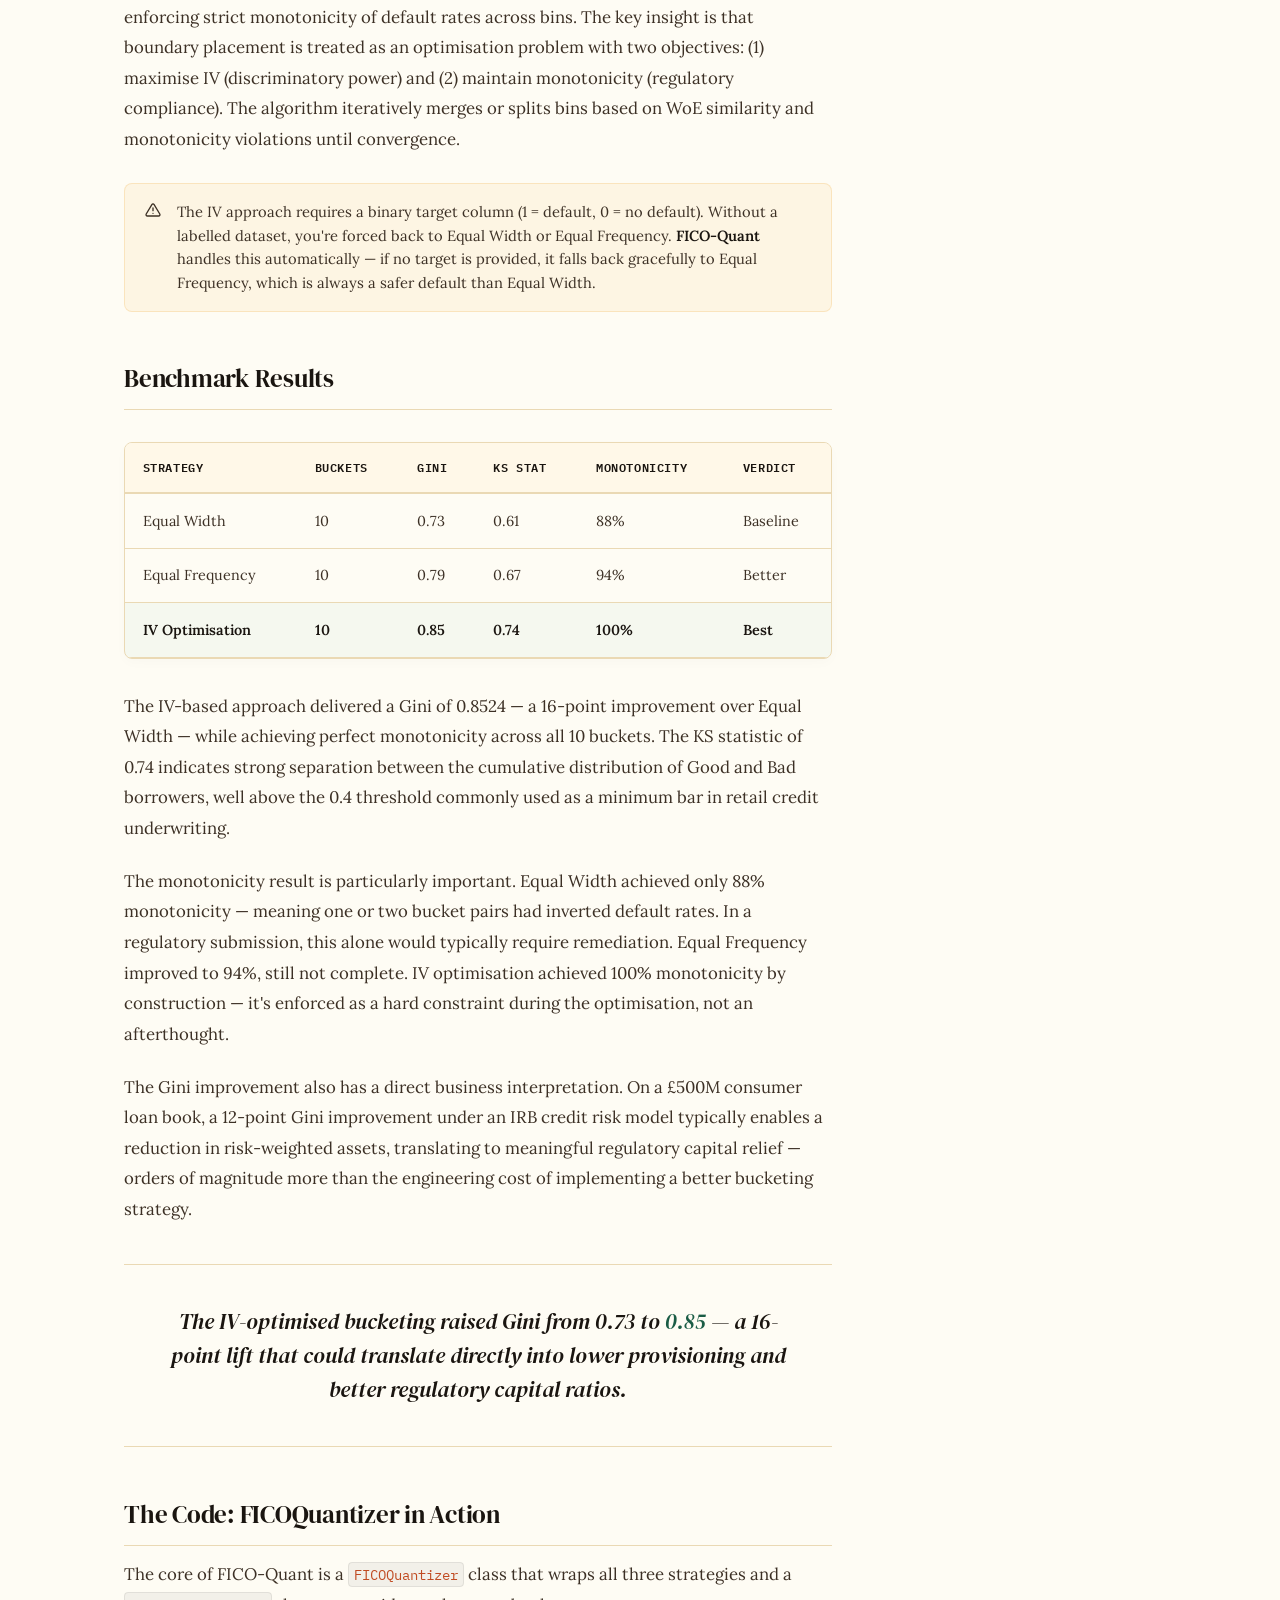
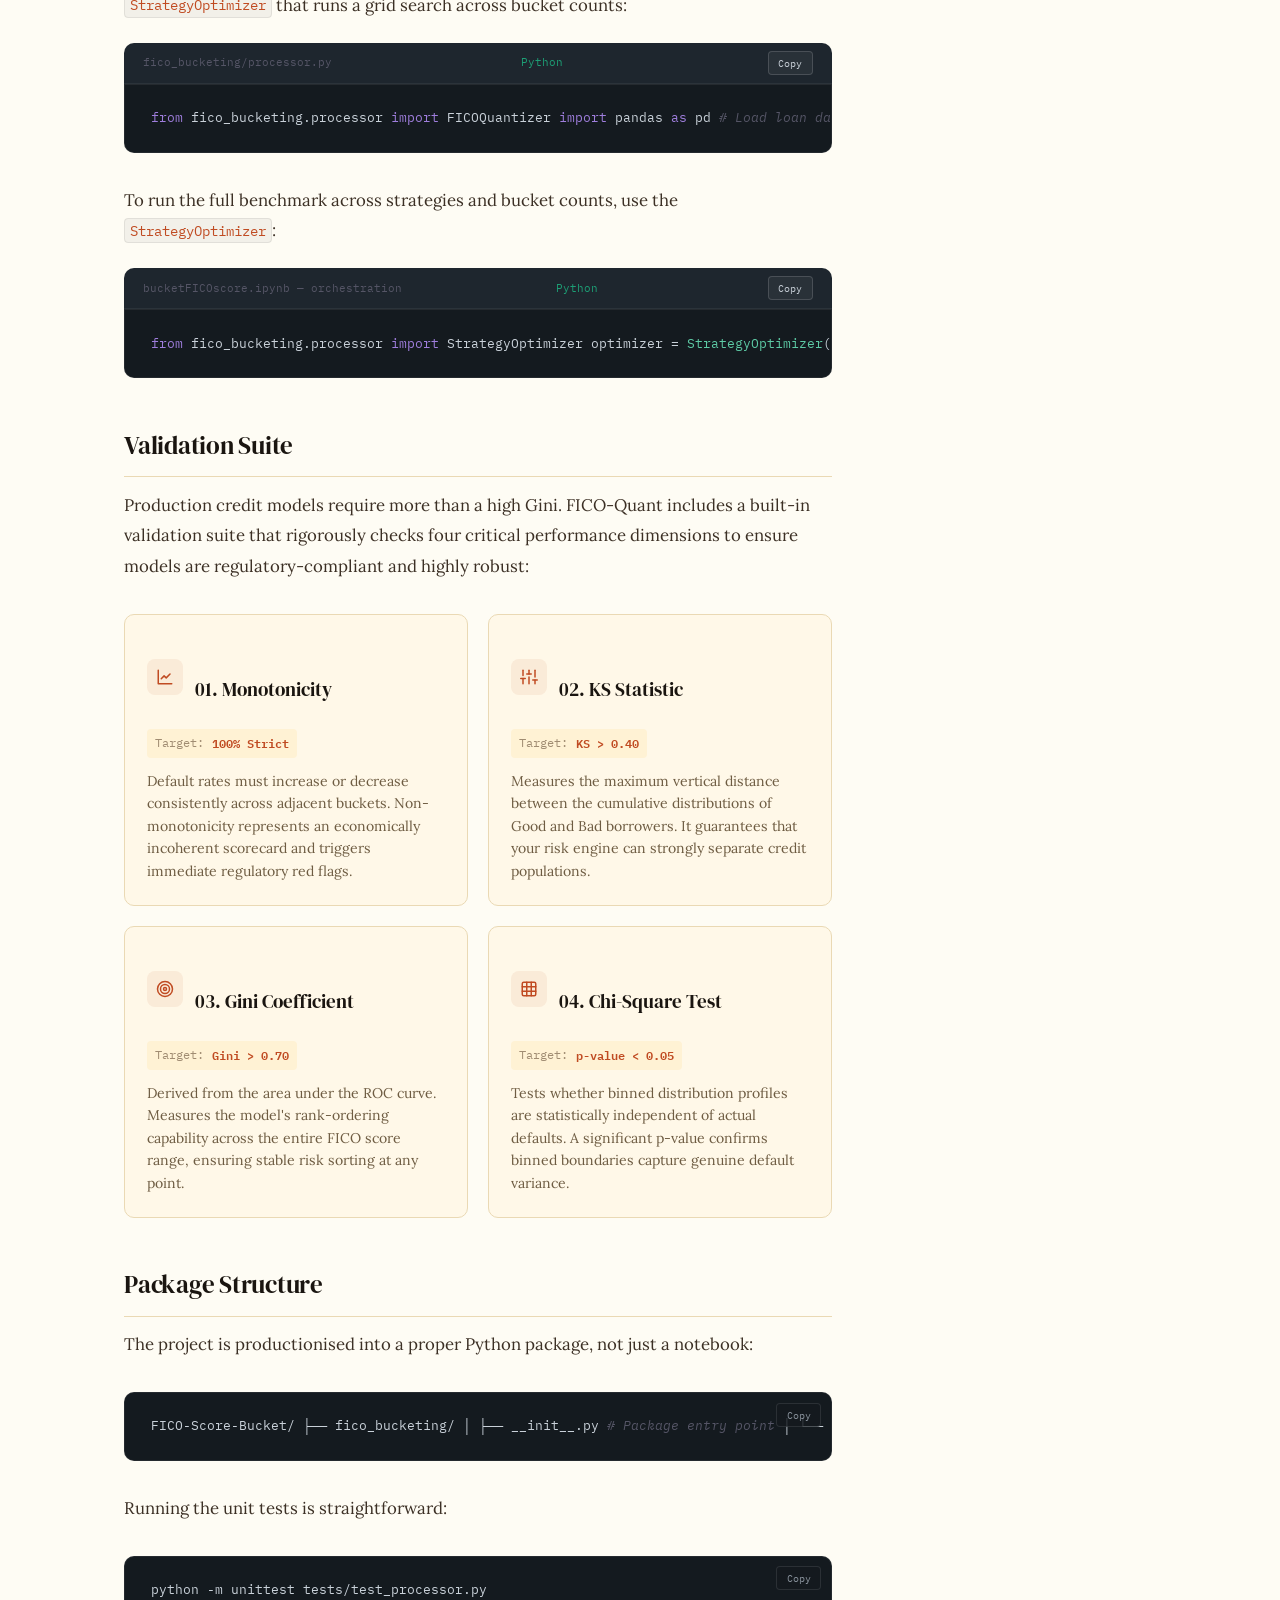
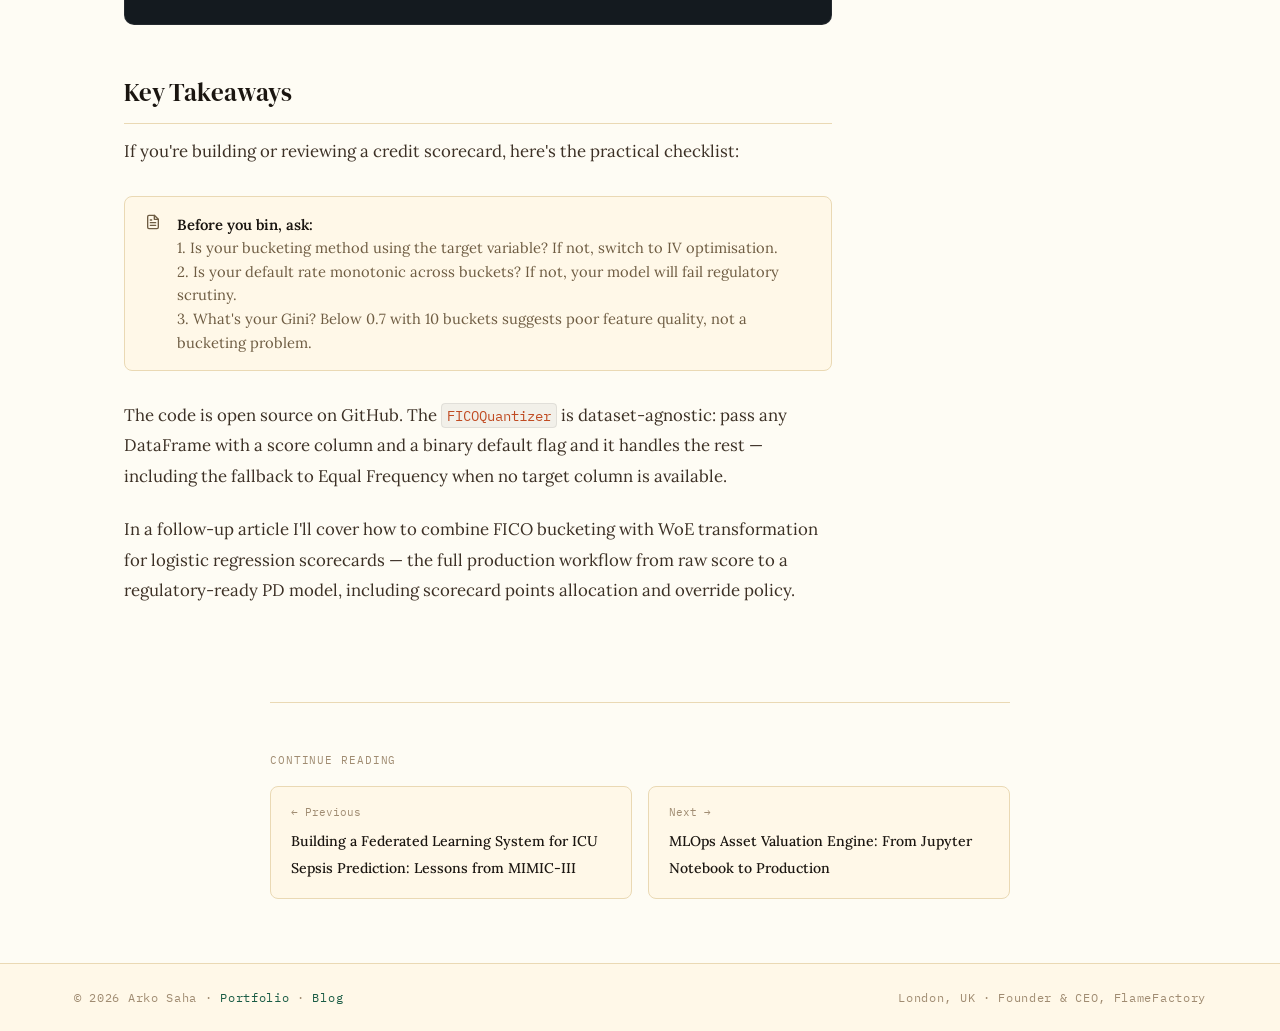
<file: post-fico-bucketing.html>
<!DOCTYPE html>
<html lang="en">
<head>
<meta charset="UTF-8" />
<meta name="viewport" content="width=device-width, initial-scale=1.0" />
<title>Why Your FICO Bucketing Strategy Is Probably Suboptimal — Arko Saha</title>
<meta name="description" content="A deep dive into FICO credit risk bucketing: Equal Width vs Equal Frequency vs IV-based approaches, with Python code and a Gini comparison. By Arko Saha." />
<link rel="preconnect" href="https://fonts.googleapis.com" />
<link rel="preconnect" href="https://fonts.gstatic.com" crossorigin />
<link href="https://fonts.googleapis.com/css2?family=DM+Serif+Display:ital@0;1&family=IBM+Plex+Mono:wght@300;400;500&family=Lora:ital,wght@0,400;0,500;1,400&display=swap" rel="stylesheet" />
<link rel="stylesheet" href="style.css" />
<link rel="stylesheet" href="post-style.css" />
</head>
<body>
<div class="cursor-glow" id="cursorGlow"></div>
<div class="grid-overlay" aria-hidden="true"></div>

<!-- NAV -->
<nav class="nav" id="nav">
  <div class="nav-inner">
    <a href="index.html" class="nav-logo" aria-label="Home"><span class="nav-logo-monogram">AS</span></a>
    <ul class="nav-links" role="list">
      <li><a href="index.html#about" class="nav-link" data-index="01">About</a></li>
      <li><a href="index.html#projects" class="nav-link" data-index="05">Projects</a></li>
      <li><a href="index.html#contact" class="nav-link" data-index="07">Contact</a></li>
      <li><a href="blog.html" class="nav-link" data-index="08" style="color:var(--forest)">Blog</a></li>
    </ul>
    <button class="nav-toggle" id="navToggle" aria-label="Toggle navigation" aria-expanded="false"><span></span><span></span><span></span></button>
  </div>
</nav>
<div class="nav-drawer" id="navDrawer" aria-hidden="true">
  <ul role="list">
    <li><a href="index.html#about" class="drawer-link">01 — About</a></li>
    <li><a href="index.html#projects" class="drawer-link">05 — Projects</a></li>
    <li><a href="index.html#contact" class="drawer-link">07 — Contact</a></li>
    <li><a href="blog.html" class="drawer-link">08 — Blog</a></li>
  </ul>
</div>

<main id="main-content">
<!-- POST HERO -->
<header class="post-hero">
  <div class="container">
    <a href="blog.html" class="post-back">← Back to Blog</a>
    <div class="post-tags-row">
      <span class="blog-tag">Quant Finance</span>
      <span class="blog-tag" style="background:rgba(192,75,34,.08);color:var(--sienna);border-color:rgba(192,75,34,.2);">Credit Risk</span>
      <span class="blog-tag" style="background:rgba(192,75,34,.08);color:var(--sienna);border-color:rgba(192,75,34,.2);">Python</span>
    </div>
    <h1 class="post-title">Why Your FICO Bucketing Strategy Is Probably Suboptimal —<em> and How to Fix It</em></h1>
    <p class="post-subtitle">Most credit risk teams default to equal-width bins. It's convenient. It's also leaving discriminatory power on the table. Here's the methodology, the Python code, and what I found when I benchmarked three strategies head-to-head.</p>
    <div class="post-meta-bar">
      <div class="post-meta-avatar" aria-hidden="true">AS</div>
      <div>
        <p class="post-meta-name">Arko Saha</p>
        <p class="post-meta-detail">Founder &amp; CEO, FlameFactory · London</p>
      </div>
      <span class="post-meta-sep">·</span>
      <span class="post-meta-detail">20 Mar 2026</span>
      <span class="post-meta-sep">·</span>
      <span class="post-meta-detail">9 min read</span>
      <span class="post-meta-sep">·</span>
      <a href="https://github.com/arko-saha/FICO-Score-Bucket" target="_blank" rel="noopener" class="card-link mono" style="font-size:.75rem">GitHub ↗</a>
    </div>
  </div>
</header>

<!-- BODY + SIDEBAR -->
<div class="post-layout">
  <article class="post-body" id="post-body">

    <h2 id="problem">The Problem With the Default Approach</h2>
    <p>When banks and fintechs build credit scorecards, they rarely question the binning step. FICO scores run from 300 to 850 — so teams divide that range into equal 55-point intervals, call it a day, and move on to modelling. It feels rigorous. It's really just laziness institutionalised.</p>
    <p>Equal-width bucketing has two fatal flaws in a credit context. First, credit score distributions are <em>not</em> uniform — they cluster heavily in the 650–750 range, which means most of your "Good" customers collapse into two or three buckets, starving your model of resolution exactly where it needs it most. The risk differentiation between a 680 and a 710 score is real and measurable; burying both in the same bucket discards that signal entirely.</p>
    <p>Second, equal-width bucketing makes no use of the target variable during segmentation. It therefore cannot guarantee monotonicity — meaning Bucket 4 can have a higher default rate than Bucket 5, which is both economically incoherent and a regulatory red flag. Regulators scrutinise scorecard monotonicity explicitly during model approval because a non-monotonic scorecard implies the model is classifying high-risk borrowers as low-risk at some score range.</p>
    <p>I built <strong>FICO-Quant</strong> to settle this empirically, benchmarking three strategies: Equal Width, Equal Frequency, and Information Value (IV) optimisation — the approach used by Basel-compliant credit risk teams. The business case for getting this right is concrete: a 12-point Gini improvement on a £500M retail book can translate to millions in reduced regulatory capital requirements under IRB models.</p>

    <div class="metric-row">
      <div class="metric-card"><span class="m-value">0.85</span><span class="m-label">Gini (IV-based)</span></div>
      <div class="metric-card"><span class="m-value">100%</span><span class="m-label">Monotonicity</span></div>
      <div class="metric-card"><span class="m-value">10</span><span class="m-label">Optimal buckets</span></div>
      <div class="metric-card"><span class="m-value">0.73</span><span class="m-label">Gini (Equal Width)</span></div>
    </div>

    <h2 id="theory">The Statistical Framework: WoE and IV</h2>
    <p>Before comparing strategies, it helps to understand what we're optimising for. The two key metrics are <strong>Weight of Evidence (WoE)</strong> and <strong>Information Value (IV)</strong>.</p>
    <p>WoE measures the predictive strength of each bucket — specifically, how much more "Good" than "Bad" customers fall into it. Formally, for bucket <em>i</em>:</p>
    <p style="font-family:var(--mono);font-size:.85em;background:var(--surface);padding:.5rem 1rem;border-radius:6px;">WoE<sub>i</sub> = ln(% Events<sub>i</sub> / % Non-events<sub>i</sub>)</p>
    <p>A bucket with high positive WoE contains predominantly good (non-defaulting) customers; high negative WoE signals a high-risk band. When you plot WoE against score bands, a monotonically increasing curve is what you want — higher FICO scores reliably predict lower default probability. If any two adjacent buckets violate this ordering, the scorecard is economically broken.</p>
    <p>IV aggregates WoE across all buckets into a single discriminatory power score that can be compared across models and feature sets:</p>

    <div class="callout info">
      <span class="callout-icon" aria-hidden="true"><svg xmlns="http://www.w3.org/2000/svg" width="16" height="16" viewBox="0 0 24 24" fill="none" stroke="currentColor" stroke-width="2" stroke-linecap="round" stroke-linejoin="round"><line x1="4" y1="21" x2="4" y2="14"/><line x1="4" y1="10" x2="4" y2="3"/><line x1="12" y1="21" x2="12" y2="12"/><line x1="12" y1="8" x2="12" y2="3"/><line x1="20" y1="21" x2="20" y2="16"/><line x1="20" y1="12" x2="20" y2="3"/><line x1="1" y1="14" x2="7" y2="14"/><line x1="9" y1="8" x2="15" y2="8"/><line x1="17" y1="16" x2="23" y2="16"/></svg></span>
      <div>
        <strong>Information Value formula:</strong><br/>
        <code>IV = Σ (% Good<sub>i</sub> − % Bad<sub>i</sub>) × WoE<sub>i</sub></code><br/>
        where <code>WoE<sub>i</sub> = ln(% Good<sub>i</sub> / % Bad<sub>i</sub>)</code>. IV &lt; 0.02: unpredictive · 0.02–0.1: weak · 0.1–0.3: medium · &gt;0.3: strong · &gt;0.5: very strong (suspect overfitting).
      </div>
    </div>

    <h2 id="strategies">Three Strategies, Head-to-Head</h2>

    <h3>Strategy 1: Equal Width</h3>
    <p>Divides the [300, 850] FICO range into <em>n</em> equal-sized intervals of 55 points each (for n=10). Simple to explain, terrible in practice. The 550–605 band (sub-prime, high default risk) and the 685–740 band (near-prime, moderate risk) both get the same bucket width despite having default rate differences of 15–20 percentage points. The approach destroys discriminatory power in the most credit-active score bands.</p>
    <p>The failure mode is systematic: where the score distribution is dense (650–750), Equal Width over-aggregates, masking fine-grained risk differentiation. Where it's sparse (300–500), it creates artificially granular buckets with too few observations for stable WoE estimates — producing high-variance, unstable scorecard coefficients.</p>

    <h3>Strategy 2: Equal Frequency (Quantiles)</h3>
    <p>Each bucket contains roughly the same number of observations. Better than Equal Width — it at least reflects the data distribution and avoids the sparse-bucket problem — but still ignores the target variable entirely, so it cannot guarantee monotonicity or maximise IV. The default rate profile within each quantile is left to chance.</p>

    <h3>Strategy 3: IV Optimisation (Recommended)</h3>
    <p>This is the approach used in Basel-compliant production credit scorecards. An iterative algorithm adjusts bucket boundaries to maximise the total Information Value while enforcing strict monotonicity of default rates across bins. The key insight is that boundary placement is treated as an optimisation problem with two objectives: (1) maximise IV (discriminatory power) and (2) maintain monotonicity (regulatory compliance). The algorithm iteratively merges or splits bins based on WoE similarity and monotonicity violations until convergence.</p>

    <div class="callout warn">
      <span class="callout-icon" aria-hidden="true"><svg xmlns="http://www.w3.org/2000/svg" width="16" height="16" viewBox="0 0 24 24" fill="none" stroke="currentColor" stroke-width="2" stroke-linecap="round" stroke-linejoin="round"><path d="M10.29 3.86L1.82 18a2 2 0 0 0 1.71 3h16.94a2 2 0 0 0 1.71-3L13.71 3.86a2 2 0 0 0-3.42 0z"/><line x1="12" y1="9" x2="12" y2="13"/><line x1="12" y1="17" x2="12.01" y2="17"/></svg></span>
      <div>The IV approach requires a binary target column (1 = default, 0 = no default). Without a labelled dataset, you're forced back to Equal Width or Equal Frequency. <strong>FICO-Quant</strong> handles this automatically — if no target is provided, it falls back gracefully to Equal Frequency, which is always a safer default than Equal Width.</div>
    </div>

    <h2 id="results">Benchmark Results</h2>

    <div class="data-table-wrap">
      <table>
        <thead>
          <tr><th>Strategy</th><th>Buckets</th><th>Gini</th><th>KS Stat</th><th>Monotonicity</th><th>Verdict</th></tr>
        </thead>
        <tbody>
          <tr><td>Equal Width</td><td>10</td><td>0.73</td><td>0.61</td><td>88%</td><td>Baseline</td></tr>
          <tr><td>Equal Frequency</td><td>10</td><td>0.79</td><td>0.67</td><td>94%</td><td>Better</td></tr>
          <tr class="highlight"><td><strong>IV Optimisation</strong></td><td><strong>10</strong></td><td><strong>0.85</strong></td><td><strong>0.74</strong></td><td><strong>100%</strong></td><td><strong>Best</strong></td></tr>
        </tbody>
      </table>
    </div>

    <p>The IV-based approach delivered a Gini of 0.8524 — a 16-point improvement over Equal Width — while achieving perfect monotonicity across all 10 buckets. The KS statistic of 0.74 indicates strong separation between the cumulative distribution of Good and Bad borrowers, well above the 0.4 threshold commonly used as a minimum bar in retail credit underwriting.</p>
    <p>The monotonicity result is particularly important. Equal Width achieved only 88% monotonicity — meaning one or two bucket pairs had inverted default rates. In a regulatory submission, this alone would typically require remediation. Equal Frequency improved to 94%, still not complete. IV optimisation achieved 100% monotonicity by construction — it's enforced as a hard constraint during the optimisation, not an afterthought.</p>
    <p>The Gini improvement also has a direct business interpretation. On a £500M consumer loan book, a 12-point Gini improvement under an IRB credit risk model typically enables a reduction in risk-weighted assets, translating to meaningful regulatory capital relief — orders of magnitude more than the engineering cost of implementing a better bucketing strategy.</p>

    <div class="pull-quote">The IV-optimised bucketing raised Gini from 0.73 to <em>0.85</em> — a 16-point lift that could translate directly into lower provisioning and better regulatory capital ratios.</div>

    <h2 id="code">The Code: FICOQuantizer in Action</h2>
    <p>The core of FICO-Quant is a <code>FICOQuantizer</code> class that wraps all three strategies and a <code>StrategyOptimizer</code> that runs a grid search across bucket counts:</p>

    <div class="code-label">
      <span>fico_bucketing/processor.py</span>
      <span style="color:#1D9E75">Python</span>
    </div>
    <pre><code><span class="kw">from</span> fico_bucketing.processor <span class="kw">import</span> FICOQuantizer
<span class="kw">import</span> pandas <span class="kw">as</span> pd

<span class="cm"># Load loan dataset</span>
df = pd.read_csv(<span class="st">'Task 3 and 4_Loan_Data.csv'</span>)

<span class="cm"># Initialise the quantizer with your dataframe</span>
quantizer = <span class="fn">FICOQuantizer</span>(df)

<span class="cm"># Run IV-optimised bucketing with 10 buckets</span>
results = quantizer.<span class="fn">get_optimal_buckets</span>(
    n_buckets=<span class="nb">10</span>,
    method=<span class="st">"iv_optimisation"</span>
)

<span class="cm"># View the full analysis report</span>
print(results[<span class="st">'analysis'</span>])
<span class="cm"># Output includes: WoE per bucket, IV, Gini, KS, monotonicity check</span></code></pre>

    <p>To run the full benchmark across strategies and bucket counts, use the <code>StrategyOptimizer</code>:</p>

    <div class="code-label">
      <span>bucketFICOscore.ipynb — orchestration</span>
      <span style="color:#1D9E75">Python</span>
    </div>
    <pre><code><span class="kw">from</span> fico_bucketing.processor <span class="kw">import</span> StrategyOptimizer

optimizer = <span class="fn">StrategyOptimizer</span>(df)

<span class="cm"># Evaluate all strategies × [5, 7, 10, 15] buckets</span>
report = optimizer.<span class="fn">run_full_benchmark</span>(
    strategies=[<span class="st">"equal_width"</span>, <span class="st">"equal_frequency"</span>, <span class="st">"iv_optimisation"</span>],
    bucket_range=range(<span class="nb">5</span>, <span class="nb">16</span>)
)

<span class="cm"># Best configuration is flagged automatically</span>
print(report[<span class="st">'recommended'</span>])
<span class="cm"># → {'method': 'equal_width', 'n_buckets': 10, 'gini': 0.8524, 'monotonicity': True}</span></code></pre>

    <h2 id="validation">Validation Suite</h2>
    <p>Production credit models require more than a high Gini. FICO-Quant includes a built-in validation suite that rigorously checks four critical performance dimensions to ensure models are regulatory-compliant and highly robust:</p>

    <div class="validation-grid">
      <div class="validation-card">
        <div class="val-card-header">
          <div class="val-card-icon" aria-hidden="true">
            <svg xmlns="http://www.w3.org/2000/svg" width="18" height="18" viewBox="0 0 24 24" fill="none" stroke="currentColor" stroke-width="2" stroke-linecap="round" stroke-linejoin="round"><path d="M3 3v18h18"/><path d="M18.7 8l-5.1 5.2-2.8-2.7L7 14.3"/></svg>
          </div>
          <h3 class="val-card-title">01. Monotonicity</h3>
        </div>
        <div class="val-card-meta">Target: <strong>100% Strict</strong></div>
        <p class="val-card-desc">Default rates must increase or decrease consistently across adjacent buckets. Non-monotonicity represents an economically incoherent scorecard and triggers immediate regulatory red flags.</p>
      </div>

      <div class="validation-card">
        <div class="val-card-header">
          <div class="val-card-icon" aria-hidden="true">
            <svg xmlns="http://www.w3.org/2000/svg" width="18" height="18" viewBox="0 0 24 24" fill="none" stroke="currentColor" stroke-width="2" stroke-linecap="round" stroke-linejoin="round"><line x1="4" y1="21" x2="4" y2="14"/><line x1="4" y1="10" x2="4" y2="3"/><line x1="12" y1="21" x2="12" y2="12"/><line x1="12" y1="8" x2="12" y2="3"/><line x1="20" y1="21" x2="20" y2="16"/><line x1="20" y1="12" x2="20" y2="3"/><line x1="1" y1="14" x2="7" y2="14"/><line x1="9" y1="8" x2="15" y2="8"/><line x1="17" y1="16" x2="23" y2="16"/></svg>
          </div>
          <h3 class="val-card-title">02. KS Statistic</h3>
        </div>
        <div class="val-card-meta">Target: <strong>KS &gt; 0.40</strong></div>
        <p class="val-card-desc">Measures the maximum vertical distance between the cumulative distributions of Good and Bad borrowers. It guarantees that your risk engine can strongly separate credit populations.</p>
      </div>

      <div class="validation-card">
        <div class="val-card-header">
          <div class="val-card-icon" aria-hidden="true">
            <svg xmlns="http://www.w3.org/2000/svg" width="18" height="18" viewBox="0 0 24 24" fill="none" stroke="currentColor" stroke-width="2" stroke-linecap="round" stroke-linejoin="round"><circle cx="12" cy="12" r="10"/><circle cx="12" cy="12" r="6"/><circle cx="12" cy="12" r="2"/></svg>
          </div>
          <h3 class="val-card-title">03. Gini Coefficient</h3>
        </div>
        <div class="val-card-meta">Target: <strong>Gini &gt; 0.70</strong></div>
        <p class="val-card-desc">Derived from the area under the ROC curve. Measures the model's rank-ordering capability across the entire FICO score range, ensuring stable risk sorting at any point.</p>
      </div>

      <div class="validation-card">
        <div class="val-card-header">
          <div class="val-card-icon" aria-hidden="true">
            <svg xmlns="http://www.w3.org/2000/svg" width="18" height="18" viewBox="0 0 24 24" fill="none" stroke="currentColor" stroke-width="2" stroke-linecap="round" stroke-linejoin="round"><rect x="3" y="3" width="18" height="18" rx="2" ry="2"/><line x1="9" y1="3" x2="9" y2="21"/><line x1="15" y1="3" x2="15" y2="21"/><line x1="3" y1="9" x2="21" y2="9"/><line x1="3" y1="15" x2="21" y2="15"/></svg>
          </div>
          <h3 class="val-card-title">04. Chi-Square Test</h3>
        </div>
        <div class="val-card-meta">Target: <strong>p-value &lt; 0.05</strong></div>
        <p class="val-card-desc">Tests whether binned distribution profiles are statistically independent of actual defaults. A significant p-value confirms binned boundaries capture genuine default variance.</p>
      </div>
    </div>

    <h2 id="structure">Package Structure</h2>
    <p>The project is productionised into a proper Python package, not just a notebook:</p>

    <pre><code>FICO-Score-Bucket/
├── fico_bucketing/
│   ├── __init__.py          <span class="cm"># Package entry point</span>
│   └── processor.py         <span class="cm"># FICOQuantizer &amp; StrategyOptimizer</span>
├── tests/
│   └── test_processor.py    <span class="cm"># Full unit test suite</span>
├── bucketFICOscore.ipynb    <span class="cm"># Orchestration &amp; visualisation</span>
├── requirements.txt
└── Task 3 and 4_Loan_Data.csv</code></pre>

    <p>Running the unit tests is straightforward:</p>
    <pre><code>python -m unittest tests/test_processor.py</code></pre>

    <h2 id="takeaways">Key Takeaways</h2>
    <p>If you're building or reviewing a credit scorecard, here's the practical checklist:</p>

    <div class="callout note">
      <span class="callout-icon" aria-hidden="true"><svg xmlns="http://www.w3.org/2000/svg" width="16" height="16" viewBox="0 0 24 24" fill="none" stroke="currentColor" stroke-width="2" stroke-linecap="round" stroke-linejoin="round"><path d="M14 2H6a2 2 0 0 0-2 2v16a2 2 0 0 0 2 2h12a2 2 0 0 0 2-2V8z"/><polyline points="14 2 14 8 20 8"/><line x1="16" y1="13" x2="8" y2="13"/><line x1="16" y1="17" x2="8" y2="17"/><polyline points="10 9 9 9 8 9"/></svg></span>
      <div>
        <strong>Before you bin, ask:</strong><br/>
        1. Is your bucketing method using the target variable? If not, switch to IV optimisation.<br/>
        2. Is your default rate monotonic across buckets? If not, your model will fail regulatory scrutiny.<br/>
        3. What's your Gini? Below 0.7 with 10 buckets suggests poor feature quality, not a bucketing problem.
      </div>
    </div>

    <p>The code is open source on GitHub. The <code>FICOQuantizer</code> is dataset-agnostic: pass any DataFrame with a score column and a binary default flag and it handles the rest — including the fallback to Equal Frequency when no target column is available.</p>

    <p>In a follow-up article I'll cover how to combine FICO bucketing with WoE transformation for logistic regression scorecards — the full production workflow from raw score to a regulatory-ready PD model, including scorecard points allocation and override policy.</p>

  </article>

  <!-- SIDEBAR -->
  <aside class="post-sidebar">
    <div class="sidebar-card">
      <p class="sidebar-card-title">Table of Contents</p>
      <nav aria-label="Article sections">
        <ul class="toc-nav">
          <li><a href="#problem">The problem</a></li>
          <li><a href="#theory">WoE &amp; IV framework</a></li>
          <li><a href="#strategies">Three strategies</a></li>
          <li><a href="#results">Benchmark results</a></li>
          <li><a href="#code">The code</a></li>
          <li><a href="#validation">Validation suite</a></li>
          <li><a href="#structure">Package structure</a></li>
          <li><a href="#takeaways">Key takeaways</a></li>
        </ul>
      </nav>
    </div>
    <div class="sidebar-card">
      <p class="sidebar-card-title">Project Links</p>
      <div style="display:flex;flex-direction:column;gap:.6rem;">
        <a href="https://github.com/arko-saha/FICO-Score-Bucket" target="_blank" rel="noopener" class="card-link mono">GitHub repo ↗</a>
        <a href="index.html#projects" class="card-link mono">All projects ↗</a>
      </div>
    </div>
    <div class="sidebar-card">
      <p class="sidebar-card-title">Tags</p>
      <div class="skills-cloud" style="margin-top:.5rem">
        <span class="skill-tag">Credit Risk</span>
        <span class="skill-tag">FICO</span>
        <span class="skill-tag">Python</span>
        <span class="skill-tag">Quant Finance</span>
        <span class="skill-tag">scikit-learn</span>
        <span class="skill-tag">WoE / IV</span>
      </div>
    </div>
    <div class="recruiter-cta" style="margin-top:1.25rem">
      <p class="recruiter-cta-title">FlameFactory</p>
      <p class="recruiter-cta-sub">Founder &amp; CEO building AI-first products at FlameFactory. Open to strategic partnerships and investment conversations.</p>
      <a href="mailto:arkosaha.ruet@gmail.com" class="btn">Get in Touch ↗</a>
    </div>
  </aside>
</div>

<!-- POST FOOTER -->
<div class="container">
  <div class="post-footer">
    <p class="post-footer-label">Continue reading</p>
    <div class="post-nav-grid">
      <a href="post-federated-learning.html" class="post-nav-card">
        <span class="pnc-dir">← Previous</span>
        <span class="pnc-title">Building a Federated Learning System for ICU Sepsis Prediction: Lessons from MIMIC-III</span>
      </a>
      <a href="post-asset-valuation.html" class="post-nav-card">
        <span class="pnc-dir">Next →</span>
        <span class="pnc-title">MLOps Asset Valuation Engine: From Jupyter Notebook to Production</span>
      </a>
    </div>
  </div>
</div>

</main>

<footer class="footer" role="contentinfo">
  <div class="container footer-inner">
    <p class="mono footer-copy">© 2026 Arko Saha · <a href="index.html">Portfolio</a> · <a href="blog.html">Blog</a></p>
    <p class="mono footer-right">London, UK · Founder &amp; CEO, FlameFactory</p>
  </div>
</footer>

<script src="script.js"></script>
<script>
/* Active TOC highlighting */
const tocLinks = document.querySelectorAll('.toc-nav a');
const headings = document.querySelectorAll('.post-body h2[id], .post-body h3[id]');
function updateToc() {
  let active = '';
  headings.forEach(h => { if (window.scrollY >= h.offsetTop - 120) active = h.id; });
  tocLinks.forEach(a => { a.classList.toggle('active', a.getAttribute('href') === '#' + active); });
}
window.addEventListener('scroll', updateToc, { passive: true });
updateToc();
</script>
</body>
</html>
</file>
<file: style.css>
/* ═══════════════════════════════════════════════════════════════════
   ARKO SAHA PORTFOLIO — "Warm Manuscript" Design System
   Bright, warm, jolly — cream + forest green + burnt sienna
   Typography: DM Serif Display × IBM Plex Mono × Lora (unchanged)
   ═══════════════════════════════════════════════════════════════════ */

/* ─── Design Tokens ──────────────────────────────────────────────── */
:root {
  /* Backgrounds — warm ivory / parchment */
  --bg-0:    #FEFCF4;   /* main background */
  --bg-1:    #FFF8E8;   /* card background */
  --bg-2:    #FFF2D4;   /* elevated surface */
  --bg-3:    #EAD9B4;   /* border / divider */
  --bg-4:    #D6C490;   /* subtle highlight */

  /* Brand colours */
  --forest:  #1A5C45;   /* primary — deep forest green */
  --forest-d:#0F3D2D;   /* darker */
  --forest-l:#2E8A67;   /* lighter hover */
  --sienna:  #C04B22;   /* accent — burnt sienna / terracotta */
  --sienna-l:#E06030;   /* lighter sienna */
  --sky:     #2470A0;   /* link / secondary */

  /* Text */
  --text-0:  #1A1510;   /* near-black warm */
  --text-1:  #3C3025;   /* body text */
  --text-2:  #6E5C42;   /* muted */
  --text-3:  #A08C72;   /* very muted */

  /* Legacy aliases used in old selectors */
  --amber:   var(--forest);
  --amber-d: var(--forest-d);
  --amber-l: var(--forest-l);
  --teal:    var(--sienna);
  --rose:    #B83030;
  --ink-0:   var(--bg-0);
  --ink-1:   var(--bg-1);
  --ink-2:   var(--bg-2);
  --ink-3:   var(--bg-3);
  --ink-4:   var(--bg-4);

  /* Typography */
  --font-serif: 'DM Serif Display', Georgia, serif;
  --font-mono:  'IBM Plex Mono', 'Courier New', monospace;
  --font-body:  'Lora', Georgia, serif;

  /* Scale */
  --text-xs:   0.72rem;
  --text-sm:   0.85rem;
  --text-base: 1rem;
  --text-lg:   1.15rem;
  --text-xl:   1.35rem;
  --text-2xl:  1.7rem;
  --text-3xl:  2.2rem;
  --text-4xl:  3rem;
  --text-hero: clamp(4rem, 10vw, 8.5rem);

  /* Spacing */
  --sp-1: 0.25rem;  --sp-2: 0.5rem;   --sp-3: 0.75rem;
  --sp-4: 1rem;     --sp-5: 1.25rem;  --sp-6: 1.5rem;
  --sp-8: 2rem;     --sp-10: 2.5rem;  --sp-12: 3rem;
  --sp-16: 4rem;    --sp-20: 5rem;    --sp-24: 6rem;

  /* Radii */
  --r-sm: 4px;  --r-md: 10px;  --r-lg: 16px;

  /* Transitions */
  --ease-out: cubic-bezier(0.16, 1, 0.3, 1);
  --dur-fast: 150ms;
  --dur-mid:  280ms;
  --dur-slow: 500ms;

  --nav-h: 64px;
}

/* ─── Reset & Base ────────────────────────────────────────────────── */
*, *::before, *::after { box-sizing: border-box; margin: 0; padding: 0; }

html { scroll-behavior: smooth; font-size: 16px; }

body {
  background: var(--bg-0);
  color: var(--text-1);
  font-family: var(--font-body);
  font-size: var(--text-base);
  line-height: 1.7;
  overflow-x: hidden;
}

::selection { background: var(--forest); color: #fff; }

:focus-visible {
  outline: 2px solid var(--forest);
  outline-offset: 3px;
  border-radius: var(--r-sm);
}

img, svg { display: block; max-width: 100%; }
a { color: inherit; text-decoration: none; }
ul { list-style: none; }
strong { color: var(--text-0); font-weight: 600; }
em { color: var(--forest); font-style: italic; }
.mono { font-family: var(--font-mono); }

/* ─── Solarpunk extras ────────────────────────────────────────────── */
:root {
  --gold:  #D4A017;   /* solarpunk gold */
  --gold-l:#F0C040;   /* light gold */
  --leaf:  #4A7C59;   /* leaf green */
}

/* ─── Grid Overlay — warm linen texture ─────────────────────────── */
.grid-overlay {
  position: fixed;
  inset: 0;
  pointer-events: none;
  z-index: 0;
  background-image:
    linear-gradient(rgba(26, 92, 69, 0.03) 1px, transparent 1px),
    linear-gradient(90deg, rgba(26, 92, 69, 0.03) 1px, transparent 1px);
  background-size: 48px 48px;
}

/* ─── Cursor Glow ─────────────────────────────────────────────────── */
.cursor-glow {
  position: fixed;
  width: 520px;
  height: 520px;
  border-radius: 50%;
  pointer-events: none;
  z-index: 0;
  background: radial-gradient(circle, rgba(26, 92, 69, 0.09) 0%, transparent 70%);
  transform: translate(-50%, -50%);
  transition: opacity var(--dur-mid) var(--ease-out);
  mix-blend-mode: multiply;
}

/* ─── Scroll reveal ──────────────────────────────────────────────── */
.reveal-up {
  opacity: 0;
  transform: translateY(28px);
  transition: opacity var(--dur-slow) var(--ease-out), transform var(--dur-slow) var(--ease-out);
}
.reveal-up.in-view { opacity: 1; transform: translateY(0); }

/* ─── Container ───────────────────────────────────────────────────── */
.container { max-width: 1180px; margin: 0 auto; padding: 0 var(--sp-6); }

/* ─── Typography utilities ─────────────────────────────────────────── */
.label-tag {
  font-size: var(--text-xs);
  letter-spacing: .12em;
  text-transform: uppercase;
  color: var(--forest);
}

/* ─── Buttons ────────────────────────────────────────────────────── */
.btn {
  display: inline-flex;
  align-items: center;
  gap: var(--sp-2);
  padding: .75rem 1.75rem;
  font-family: var(--font-mono);
  font-size: var(--text-sm);
  letter-spacing: .04em;
  border-radius: var(--r-sm);
  border: 1.5px solid transparent;
  cursor: pointer;
  transition:
    background var(--dur-fast) var(--ease-out),
    border-color var(--dur-fast) var(--ease-out),
    color var(--dur-fast) var(--ease-out),
    transform var(--dur-fast) var(--ease-out),
    box-shadow var(--dur-fast) var(--ease-out);
}
.btn:active { transform: translateY(1px); }

.btn-primary {
  background: var(--forest);
  color: #fff;
  border-color: var(--forest);
}
.btn-primary:hover {
  background: var(--forest-l);
  border-color: var(--forest-l);
  box-shadow: 0 4px 20px rgba(26, 92, 69, 0.35);
}

.btn-ghost {
  background: transparent;
  color: var(--text-1);
  border-color: var(--bg-3);
}
.btn-ghost:hover {
  border-color: var(--forest);
  color: var(--forest);
}

/* Project CTA button */
.btn-project {
  display: inline-flex;
  align-items: center;
  gap: 6px;
  padding: .45rem 1rem;
  font-family: var(--font-mono);
  font-size: .72rem;
  letter-spacing: .05em;
  border-radius: var(--r-sm);
  border: 1.5px solid var(--bg-3);
  color: var(--forest);
  background: transparent;
  cursor: pointer;
  transition:
    background var(--dur-fast) var(--ease-out),
    border-color var(--dur-fast) var(--ease-out),
    box-shadow var(--dur-fast) var(--ease-out),
    transform var(--dur-fast) var(--ease-out);
}
.btn-project:hover {
  background: var(--forest);
  border-color: var(--forest);
  color: #fff;
  box-shadow: 0 3px 12px rgba(26, 92, 69, 0.3);
  transform: translateY(-1px);
}
.btn-project svg { flex-shrink: 0; }


/* ═══════════════════════════════════════════════════════════════════
   NAV
   ═══════════════════════════════════════════════════════════════════ */
.nav {
  position: fixed;
  top: 0; left: 0; right: 0;
  z-index: 100;
  height: var(--nav-h);
  background: rgba(254, 252, 244, 0.92);
  border-bottom: 1px solid transparent;
  backdrop-filter: blur(14px);
  -webkit-backdrop-filter: blur(14px);
  transition: border-color var(--dur-mid) var(--ease-out);
}
.nav.scrolled { border-bottom-color: var(--bg-3); }

.nav-inner {
  display: flex;
  align-items: center;
  justify-content: space-between;
  height: 100%;
  max-width: 1180px;
  margin: 0 auto;
  padding: 0 var(--sp-6);
}

.nav-logo { display: flex; align-items: center; gap: var(--sp-2); }
.nav-logo-monogram {
  font-family: var(--font-mono);
  font-size: var(--text-sm);
  font-weight: 500;
  color: var(--forest);
  border: 1.5px solid var(--forest);
  padding: 4px 9px;
  letter-spacing: .08em;
  transition: box-shadow var(--dur-fast) var(--ease-out), background var(--dur-fast);
}
.nav-logo:hover .nav-logo-monogram {
  background: var(--forest);
  color: #fff;
  box-shadow: 0 2px 12px rgba(26, 92, 69, 0.4);
}

.nav-links { display: flex; align-items: center; gap: var(--sp-6); }
.nav-link {
  font-family: var(--font-mono);
  font-size: var(--text-xs);
  letter-spacing: .06em;
  color: var(--text-2);
  position: relative;
  transition: color var(--dur-fast) var(--ease-out);
}
.nav-link::before { content: attr(data-index) ' '; color: var(--bg-4); font-size: .65rem; }
.nav-link::after {
  content: '';
  position: absolute;
  bottom: -3px; left: 0;
  width: 0; height: 1.5px;
  background: var(--forest);
  transition: width var(--dur-mid) var(--ease-out);
}
.nav-link:hover { color: var(--forest); }
.nav-link:hover::after { width: 100%; }

.nav-toggle {
  display: none;
  flex-direction: column;
  gap: 5px;
  background: none;
  border: none;
  cursor: pointer;
  padding: var(--sp-2);
}
.nav-toggle span {
  display: block;
  width: 22px;
  height: 1.5px;
  background: var(--text-1);
  transition: transform var(--dur-mid) var(--ease-out), opacity var(--dur-mid);
}
.nav-toggle[aria-expanded="true"] span:nth-child(1) { transform: translateY(6.5px) rotate(45deg); }
.nav-toggle[aria-expanded="true"] span:nth-child(2) { opacity: 0; }
.nav-toggle[aria-expanded="true"] span:nth-child(3) { transform: translateY(-6.5px) rotate(-45deg); }

/* Mobile drawer */
.nav-drawer {
  display: none;
  position: fixed;
  top: var(--nav-h); left: 0; right: 0; bottom: 0;
  background: rgba(254, 252, 244, 0.98);
  z-index: 99;
  padding: var(--sp-8) var(--sp-6);
  opacity: 0;
  transform: translateY(-8px);
  transition: opacity var(--dur-mid) var(--ease-out), transform var(--dur-mid) var(--ease-out);
  pointer-events: none;
  backdrop-filter: blur(20px);
}
.nav-drawer.open { opacity: 1; transform: translateY(0); pointer-events: auto; }
.drawer-link {
  display: block;
  font-family: var(--font-mono);
  font-size: var(--text-xl);
  color: var(--text-1);
  padding: var(--sp-4) 0;
  border-bottom: 1px solid var(--bg-3);
  transition: color var(--dur-fast) var(--ease-out), padding-left var(--dur-mid) var(--ease-out);
}
.drawer-link:hover { color: var(--forest); padding-left: var(--sp-4); }

/* ═══════════════════════════════════════════════════════════════════
   HERO
   ═══════════════════════════════════════════════════════════════════ */
.hero {
  position: relative;
  min-height: 100dvh;
  display: flex;
  align-items: center;
  padding-top: var(--nav-h);
  overflow: hidden;
  /* solarpunk: warm sunburst gradient */
  background:
    radial-gradient(ellipse 90% 70% at 85% 110%, rgba(212,160,23,.1) 0%, transparent 55%),
    radial-gradient(ellipse 70% 55% at 15% 25%, rgba(26,92,69,.08) 0%, transparent 55%),
    radial-gradient(ellipse 50% 40% at -5% 85%, rgba(192,75,34,.06) 0%, transparent 55%),
    var(--bg-0);
}

.hero-bg-text {
  position: absolute;
  bottom: -0.1em;
  right: -0.05em;
  font-family: var(--font-serif);
  font-size: clamp(8rem, 20vw, 22rem);
  font-weight: 400;
  color: transparent;
  -webkit-text-stroke: 1.5px rgba(26, 92, 69, 0.055);
  letter-spacing: -0.02em;
  line-height: 1;
  user-select: none;
  pointer-events: none;
  z-index: 0;
}

/* Two-column hero layout */
.hero-content {
  position: relative;
  z-index: 1;
  display: grid;
  grid-template-columns: 1fr 460px;
  gap: var(--sp-12);
  align-items: center;
  max-width: 1180px;
  margin: 0 auto;
  width: 100%;
  padding: var(--sp-16) var(--sp-6) var(--sp-20);
}

.hero-left { display: flex; flex-direction: column; }

.hero-label { margin-bottom: var(--sp-5); }

.hero-name {
  font-family: var(--font-serif);
  font-size: var(--text-hero);
  line-height: .9;
  letter-spacing: -0.02em;
  color: var(--text-0);
  margin-bottom: var(--sp-6);
}
.hero-name em { color: var(--forest); font-style: italic; }

.hero-tagline {
  font-family: var(--font-body);
  font-size: clamp(var(--text-base), 2.2vw, var(--text-xl));
  color: var(--text-2);
  line-height: 1.6;
  max-width: 520px;
  margin-bottom: var(--sp-8);
}

.hero-cta { display: flex; gap: var(--sp-4); flex-wrap: wrap; margin-bottom: var(--sp-12); }

/* Stats */
.hero-stats { display: flex; align-items: center; gap: var(--sp-8); flex-wrap: wrap; }
.hero-stat { text-align: left; }
.stat-num { font-family: var(--font-serif); font-size: var(--text-3xl); color: var(--forest); line-height: 1; }
.stat-unit { font-family: var(--font-mono); font-size: var(--text-base); color: var(--forest); }
.stat-label { display: block; font-family: var(--font-mono); font-size: var(--text-xs); color: var(--text-3); letter-spacing: .08em; margin-top: var(--sp-1); }
.hero-stat-divider { width: 1px; height: 40px; background: var(--bg-3); }

/* ─── Hero Visual Panel — Solarpunk Orbital ──────────────────────── */
.hero-visual {
  position: relative;
  width: 460px;
  height: 460px;
  flex-shrink: 0;
  display: flex;
  align-items: center;
  justify-content: center;
}

/* Sunburst disc behind the orbital */
.hero-visual::before {
  content: '';
  position: absolute;
  inset: 10%;
  border-radius: 50%;
  background: conic-gradient(
    from 0deg,
    rgba(212,160,23,.12) 0deg,
    rgba(26,92,69,.08) 60deg,
    rgba(212,160,23,.1) 120deg,
    rgba(192,75,34,.06) 180deg,
    rgba(26,92,69,.09) 240deg,
    rgba(212,160,23,.11) 300deg,
    rgba(212,160,23,.12) 360deg
  );
  animation: sunSpin 60s linear infinite;
  z-index: 0;
}
@keyframes sunSpin { to { transform: rotate(360deg); } }

/* Organic leaf shapes */
.hero-leaf {
  position: absolute;
  border-radius: 0 70% 0 70%;
  opacity: .25;
  pointer-events: none;
}
.hero-leaf-1 {
  width: 80px; height: 120px;
  background: linear-gradient(135deg, var(--forest), var(--forest-l));
  top: 8%; right: 12%;
  transform: rotate(30deg);
  animation: leafSway 8s ease-in-out infinite;
}
.hero-leaf-2 {
  width: 60px; height: 90px;
  background: linear-gradient(135deg, var(--gold), var(--gold-l));
  bottom: 10%; left: 8%;
  transform: rotate(-40deg);
  animation: leafSway 10s ease-in-out infinite reverse;
}
.hero-leaf-3 {
  width: 40px; height: 65px;
  background: linear-gradient(135deg, var(--sienna), var(--sienna-l));
  top: 40%; left: 4%;
  transform: rotate(60deg);
  animation: leafSway 7s ease-in-out infinite;
  border-radius: 70% 0 70% 0;
}
@keyframes leafSway {
  0%, 100% { transform: rotate(30deg) scale(1); }
  50% { transform: rotate(36deg) scale(1.04); }
}

/* The orbital system */
.orbital-system {
  position: relative;
  width: 340px;
  height: 340px;
  z-index: 1;
}

/* Center monogram */
.orbital-center {
  position: absolute;
  top: 50%; left: 50%;
  transform: translate(-50%, -50%);
  width: 72px; height: 72px;
  border-radius: 50%;
  background: linear-gradient(135deg, var(--forest), var(--forest-l));
  display: flex;
  align-items: center;
  justify-content: center;
  font-family: var(--font-mono);
  font-size: 1rem;
  font-weight: 500;
  color: #fff;
  letter-spacing: .08em;
  z-index: 3;
  box-shadow:
    0 0 0 8px rgba(26,92,69,.12),
    0 0 0 16px rgba(26,92,69,.06),
    0 8px 24px rgba(26,92,69,.25);
  animation: centerPulse 3s ease-in-out infinite;
}
@keyframes centerPulse {
  0%, 100% { box-shadow: 0 0 0 8px rgba(26,92,69,.12), 0 0 0 16px rgba(26,92,69,.06), 0 8px 24px rgba(26,92,69,.25); }
  50% { box-shadow: 0 0 0 12px rgba(26,92,69,.1), 0 0 0 24px rgba(26,92,69,.04), 0 8px 24px rgba(26,92,69,.25); }
}

/* Dashed orbit rings */
.orbit-ring {
  position: absolute;
  top: 50%; left: 50%;
  border-radius: 50%;
  border: 1.5px dashed;
  transform-origin: center;
}
.orbit-ring-1 {
  width: 160px; height: 160px;
  margin: -80px 0 0 -80px;
  border-color: rgba(26,92,69,.25);
  animation: ringRotate 18s linear infinite;
}
.orbit-ring-2 {
  width: 250px; height: 250px;
  margin: -125px 0 0 -125px;
  border-color: rgba(212,160,23,.3);
  animation: ringRotate 28s linear infinite reverse;
}
.orbit-ring-3 {
  width: 330px; height: 330px;
  margin: -165px 0 0 -165px;
  border-color: rgba(192,75,34,.15);
  animation: ringRotate 42s linear infinite;
}
@keyframes ringRotate { to { transform: rotate(360deg); } }

/* Nodes on each ring */
.orbit-node-wrap {
  position: absolute;
  top: 50%; left: 50%;
  width: 0; height: 0;
}
.orbit-node {
  position: absolute;
  display: flex;
  align-items: center;
  justify-content: center;
  border-radius: 50%;
  font-family: var(--font-mono);
  font-size: .62rem;
  font-weight: 500;
  letter-spacing: .04em;
  white-space: nowrap;
  cursor: default;
  transition: transform var(--dur-mid) var(--ease-out);
}
.orbit-node:hover { transform: scale(1.15); }

/* Ring 1 nodes — green family */
.orbit-ring-1 .orbit-node-wrap { animation: ringRotate 18s linear infinite; }
.orbit-ring-1 .orbit-node {
  width: 46px; height: 46px;
  background: var(--forest);
  color: #fff;
  border: 2px solid var(--bg-0);
  box-shadow: 0 3px 10px rgba(26,92,69,.3);
  /* counter-rotate so text stays upright */
  animation: counterRotate 18s linear infinite;
}
/* Ring 2 nodes — gold family */
.orbit-ring-2 .orbit-node-wrap { animation: ringRotate 28s linear infinite reverse; }
.orbit-ring-2 .orbit-node {
  width: 52px; height: 52px;
  background: #fff;
  color: var(--forest);
  border: 2px solid var(--gold);
  box-shadow: 0 3px 10px rgba(212,160,23,.25);
  animation: counterRotate 28s linear infinite;
}
/* Ring 3 nodes — sienna family */
.orbit-ring-3 .orbit-node-wrap { animation: ringRotate 42s linear infinite reverse; }
.orbit-ring-3 .orbit-node {
  width: 56px; height: 56px;
  background: var(--bg-1);
  color: var(--sienna);
  border: 2px solid rgba(192,75,34,.35);
  box-shadow: 0 3px 10px rgba(192,75,34,.15);
  animation: counterRotate 42s linear infinite;
}

@keyframes counterRotate { to { transform: rotate(-360deg); } }

/* Scroll hint */
.hero-scroll-hint {
  position: absolute;
  bottom: var(--sp-8);
  left: var(--sp-6);
  display: flex;
  align-items: center;
  gap: var(--sp-3);
  z-index: 1;
}
.hero-scroll-hint span { font-size: var(--text-xs); color: var(--text-3); letter-spacing: .12em; writing-mode: vertical-rl; }
.scroll-line {
  width: 1px;
  height: 64px;
  background: linear-gradient(to bottom, var(--bg-3), transparent);
  animation: scrollPulse 2s ease-in-out infinite;
}
@keyframes scrollPulse {
  0%, 100% { opacity: .4; transform: scaleY(1); }
  50% { opacity: 1; transform: scaleY(.7); }
}

/* ═══════════════════════════════════════════════════════════════════
   SECTIONS — common
   ═══════════════════════════════════════════════════════════════════ */
.section { position: relative; z-index: 1; padding: var(--sp-24) 0; }

.section-header {
  display: grid;
  grid-template-columns: auto 1fr auto;
  align-items: center;
  gap: var(--sp-4);
  margin-bottom: var(--sp-12);
}
.section-num { font-size: var(--text-xs); color: var(--forest); letter-spacing: .1em; }
.section-title {
  font-family: var(--font-serif);
  font-size: clamp(var(--text-2xl), 4vw, var(--text-4xl));
  color: var(--text-0);
  font-weight: 400;
  letter-spacing: -0.01em;
}
.section-rule { height: 1px; background: linear-gradient(to right, var(--bg-3), transparent); }

.subsection-title { font-size: var(--text-sm); color: var(--forest); letter-spacing: .06em; margin-bottom: var(--sp-6); font-family: var(--font-mono); }

/* Alternating backgrounds */
.skills-section    { background: var(--bg-1); }
.publications-section { background: var(--bg-1); }

/* ═══════════════════════════════════════════════════════════════════
   ABOUT
   ═══════════════════════════════════════════════════════════════════ */
.about-grid { display: grid; grid-template-columns: 1fr 340px; gap: var(--sp-12); margin-bottom: var(--sp-12); align-items: start; }

.about-text p { color: var(--text-1); margin-bottom: var(--sp-5); line-height: 1.8; }
.about-lead { font-size: var(--text-lg); color: var(--text-0) !important; }

.about-badges { display: flex; flex-wrap: wrap; gap: var(--sp-2); margin-top: var(--sp-6); }
.badge {
  font-family: var(--font-mono);
  font-size: var(--text-xs);
  color: var(--sienna);
  border: 1px solid rgba(192, 75, 34, 0.3);
  padding: 3px 10px;
  border-radius: 2px;
  letter-spacing: .04em;
  transition: background var(--dur-fast), border-color var(--dur-fast);
}
.badge:hover { background: rgba(192, 75, 34, 0.08); border-color: var(--sienna); }

.about-card {
  background: #fff;
  border: 1px solid var(--bg-3);
  border-radius: var(--r-md);
  padding: var(--sp-6);
  position: sticky;
  top: calc(var(--nav-h) + var(--sp-4));
  box-shadow: 0 4px 24px rgba(26, 92, 69, 0.07);
}
.about-card-header { margin-bottom: var(--sp-5); }
.about-details { display: flex; flex-direction: column; gap: var(--sp-4); margin-bottom: var(--sp-6); }
.about-details li { display: flex; flex-direction: column; gap: 2px; }
.detail-key { font-size: var(--text-xs); color: var(--text-3); letter-spacing: .08em; font-family: var(--font-mono); }
.detail-val { font-size: var(--text-sm); color: var(--text-0); }
.available-dot::before {
  content: '';
  display: inline-block;
  width: 7px; height: 7px;
  background: #16a34a;
  border-radius: 50%;
  margin-right: 6px;
  animation: pulse-dot 2s ease-in-out infinite;
}
@keyframes pulse-dot {
  0%, 100% { opacity: 1; box-shadow: 0 0 0 0 rgba(22,163,74,.4); }
  50% { box-shadow: 0 0 0 5px rgba(22,163,74,0); }
}
.about-card-links { display: flex; gap: var(--sp-4); border-top: 1px solid var(--bg-3); padding-top: var(--sp-4); }
.card-link { font-size: var(--text-xs); color: var(--text-3); letter-spacing: .06em; transition: color var(--dur-fast); font-family: var(--font-mono); }
.card-link:hover { color: var(--forest); }

/* Timeline */
.edu-block { margin-top: var(--sp-16); }
.timeline { display: flex; flex-direction: column; position: relative; }
.timeline::before {
  content: '';
  position: absolute;
  left: 0; top: 10px; bottom: 10px;
  width: 1.5px;
  background: linear-gradient(to bottom, var(--forest), transparent);
}
.timeline-item { display: grid; grid-template-columns: 20px 1fr; gap: var(--sp-6); padding-bottom: var(--sp-8); }
.timeline-dot {
  width: 9px; height: 9px;
  border-radius: 50%;
  background: var(--forest);
  border: 2px solid var(--bg-0);
  margin-top: 6px;
  box-shadow: 0 0 0 3px rgba(26,92,69,.2);
  flex-shrink: 0;
}
.timeline-date { font-size: var(--text-xs); color: var(--forest); letter-spacing: .06em; display: block; margin-bottom: var(--sp-2); font-family: var(--font-mono); }
.timeline-role { font-family: var(--font-serif); font-size: var(--text-xl); color: var(--text-0); font-weight: 400; margin-bottom: 4px; }
.timeline-org { font-size: var(--text-sm); color: var(--sienna); margin-bottom: var(--sp-2); }
.timeline-note { font-size: var(--text-sm); color: var(--text-2); line-height: 1.65; }

/* ═══════════════════════════════════════════════════════════════════
   SKILLS
   ═══════════════════════════════════════════════════════════════════ */
.skills-grid {
  display: grid;
  grid-template-columns: repeat(auto-fill, minmax(340px, 1fr));
  gap: var(--sp-5);
  margin-bottom: var(--sp-16);
}
.skill-category {
  background: #fff;
  border: 1px solid var(--bg-3);
  border-radius: var(--r-md);
  padding: var(--sp-6);
  box-shadow: 0 2px 8px rgba(26,92,69,.04);
  transition: border-color var(--dur-mid) var(--ease-out), transform var(--dur-mid) var(--ease-out), box-shadow var(--dur-mid) var(--ease-out);
}
.skill-category:hover {
  border-color: rgba(26, 92, 69, 0.35);
  transform: translateY(-2px);
  box-shadow: 0 8px 24px rgba(26,92,69,.1);
}
.skill-cat-title { display: flex; align-items: center; gap: var(--sp-3); font-family: var(--font-mono); font-size: var(--text-sm); font-weight: 500; color: var(--text-0); margin-bottom: var(--sp-4); }
.skill-cat-icon { color: var(--forest); font-style: normal; }
.skill-tags { display: flex; flex-wrap: wrap; gap: var(--sp-2); }
.skill-tag {
  font-family: var(--font-mono);
  font-size: var(--text-xs);
  color: var(--text-2);
  background: var(--bg-1);
  border: 1px solid var(--bg-3);
  padding: 3px 9px;
  border-radius: 2px;
  letter-spacing: .02em;
  transition: color var(--dur-fast), background var(--dur-fast), border-color var(--dur-fast);
}
.skill-tag:hover { color: var(--forest); background: rgba(26,92,69,.06); border-color: rgba(26,92,69,.25); }

/* Bars */
.bars { display: flex; flex-direction: column; gap: var(--sp-4); }
.bar-row { display: grid; grid-template-columns: 180px 1fr 48px; align-items: center; gap: var(--sp-5); }
.bar-label { font-size: var(--text-xs); color: var(--text-2); letter-spacing: .04em; font-family: var(--font-mono); }
.bar-track { height: 5px; background: var(--bg-3); border-radius: 3px; overflow: hidden; }
.bar-fill {
  height: 100%;
  width: 0;
  background: linear-gradient(90deg, var(--forest-d), var(--forest-l));
  border-radius: 3px;
  transition: width 1.2s cubic-bezier(0.16, 1, 0.3, 1);
}
.bar-pct { font-size: var(--text-xs); color: var(--text-3); text-align: right; font-family: var(--font-mono); }

/* ═══════════════════════════════════════════════════════════════════
   EXPERIENCE
   ═══════════════════════════════════════════════════════════════════ */
.exp-timeline { display: flex; flex-direction: column; gap: var(--sp-4); }
.exp-item {
  display: grid;
  grid-template-columns: 200px 1fr;
  gap: var(--sp-10);
  padding: var(--sp-8) 0;
  border-bottom: 1px solid var(--bg-3);
}
.exp-item:first-child { border-top: 1px solid var(--bg-3); }
.exp-meta { padding-top: var(--sp-1); }
.exp-date { display: block; font-size: var(--text-xs); color: var(--text-3); letter-spacing: .06em; margin-bottom: var(--sp-2); font-family: var(--font-mono); }
.exp-badge { display: inline-block; font-family: var(--font-mono); font-size: .65rem; padding: 2px 7px; border-radius: 2px; letter-spacing: .06em; }
.exp-badge.current { background: rgba(22,163,74,.12); color: #16a34a; border: 1px solid rgba(22,163,74,.3); }
.exp-role { font-family: var(--font-serif); font-size: var(--text-2xl); color: var(--text-0); font-weight: 400; margin-bottom: var(--sp-1); }
.exp-org { font-family: var(--font-mono); font-size: var(--text-xs); color: var(--sienna); letter-spacing: .04em; margin-bottom: var(--sp-4); }
.exp-bullets { display: flex; flex-direction: column; gap: var(--sp-2); margin-bottom: var(--sp-5); }
.exp-bullets li { position: relative; padding-left: var(--sp-5); font-size: var(--text-sm); color: var(--text-1); line-height: 1.65; }
.exp-bullets li::before { content: '→'; position: absolute; left: 0; color: var(--forest); font-family: var(--font-mono); }
.exp-tags { display: flex; flex-wrap: wrap; gap: var(--sp-2); }
.exp-tag {
  font-family: var(--font-mono); font-size: .68rem; color: var(--text-2);
  border: 1px solid var(--bg-3); padding: 2px 8px; border-radius: 2px; letter-spacing: .04em;
}

/* ═══════════════════════════════════════════════════════════════════
   PROJECTS
   ═══════════════════════════════════════════════════════════════════ */
.projects-grid {
  display: grid;
  grid-template-columns: repeat(auto-fill, minmax(340px, 1fr));
  gap: var(--sp-5);
}
.project-card {
  background: #fff;
  border: 1px solid var(--bg-3);
  border-radius: var(--r-lg);
  overflow: hidden;
  box-shadow: 0 2px 12px rgba(26,92,69,.05);
  transition: border-color var(--dur-mid) var(--ease-out), transform var(--dur-mid) var(--ease-out), box-shadow var(--dur-mid) var(--ease-out);
}
.project-card:hover {
  border-color: rgba(26, 92, 69, 0.4);
  transform: translateY(-4px);
  box-shadow: 0 16px 40px rgba(26,92,69,.13);
}
.project-card-inner { padding: var(--sp-6); height: 100%; display: flex; flex-direction: column; }
.project-num { font-size: .65rem; color: var(--text-3); letter-spacing: .1em; margin-bottom: var(--sp-4); font-family: var(--font-mono); }
.project-top { display: flex; justify-content: space-between; align-items: flex-start; gap: var(--sp-3); margin-bottom: var(--sp-3); }
.project-title { font-family: var(--font-serif); font-size: var(--text-xl); color: var(--text-0); font-weight: 400; }
.project-icon { color: var(--forest); opacity: .7; flex-shrink: 0; transition: opacity var(--dur-fast); }
.project-card:hover .project-icon { opacity: 1; }
.project-subtitle { font-family: var(--font-mono); font-size: var(--text-xs); color: var(--text-3); letter-spacing: .03em; margin-bottom: var(--sp-4); }
.project-desc { font-size: var(--text-sm); color: var(--text-1); line-height: 1.65; flex: 1; margin-bottom: var(--sp-5); }
.project-footer { display: flex; flex-wrap: wrap; align-items: center; justify-content: space-between; gap: var(--sp-3); margin-top: auto; }
.project-tags { display: flex; flex-wrap: wrap; gap: var(--sp-2); }
.ptag {
  font-family: var(--font-mono); font-size: .68rem; color: var(--forest-d);
  background: rgba(26,92,69,.07); border: 1px solid rgba(26,92,69,.18);
  padding: 2px 8px; border-radius: 2px; letter-spacing: .03em;
}

/* ═══════════════════════════════════════════════════════════════════
   PUBLICATIONS
   ═══════════════════════════════════════════════════════════════════ */
.pubs-grid { display: flex; flex-direction: column; gap: var(--sp-6); margin-bottom: var(--sp-16); }
.pub-card {
  display: grid; grid-template-columns: 60px 1fr; gap: var(--sp-6);
  background: #fff; border: 1px solid var(--bg-3); border-radius: var(--r-md); padding: var(--sp-6);
  box-shadow: 0 2px 8px rgba(26,92,69,.04);
  transition: border-color var(--dur-mid) var(--ease-out);
}
.pub-card:hover { border-color: rgba(26,92,69,.35); }
.pub-num { font-size: var(--text-3xl); color: var(--bg-4); line-height: 1; font-family: var(--font-mono); }
.pub-year { font-size: var(--text-xs); color: var(--forest); letter-spacing: .08em; display: block; margin-bottom: var(--sp-2); font-family: var(--font-mono); }
.pub-title { font-family: var(--font-body); font-size: var(--text-base); color: var(--text-0); font-weight: 500; line-height: 1.5; margin-bottom: var(--sp-2); }
.pub-authors { font-size: var(--text-sm); color: var(--text-2); margin-bottom: var(--sp-2); }
.pub-journal { font-size: var(--text-xs); color: var(--sienna); letter-spacing: .04em; margin-bottom: var(--sp-3); font-family: var(--font-mono); }
.pub-tags { display: flex; flex-wrap: wrap; gap: var(--sp-2); }

/* Certs */
.certs-block { margin-bottom: var(--sp-12); }
.certs-grid { display: grid; grid-template-columns: repeat(auto-fill, minmax(260px, 1fr)); gap: var(--sp-3); }
.cert-item {
  background: #fff; border: 1px solid var(--bg-3); border-radius: var(--r-sm);
  padding: var(--sp-4) var(--sp-5); display: flex; flex-direction: column; gap: 3px;
  transition: border-color var(--dur-fast), box-shadow var(--dur-fast);
}
.cert-item:hover { border-color: rgba(26,92,69,.3); box-shadow: 0 2px 8px rgba(26,92,69,.08); }
.cert-issuer { font-size: .68rem; color: var(--forest); letter-spacing: .08em; font-family: var(--font-mono); }
.cert-name { font-size: var(--text-sm); color: var(--text-0); }
.cert-year { font-size: .68rem; color: var(--text-3); font-family: var(--font-mono); }

/* Leadership */
.leadership-items { display: flex; flex-direction: column; gap: var(--sp-5); }
.leadership-item { padding-left: var(--sp-5); border-left: 2px solid var(--bg-3); }
.ldr-date { font-size: var(--text-xs); color: var(--forest); letter-spacing: .06em; display: block; margin-bottom: 4px; font-family: var(--font-mono); }
.ldr-role { font-size: var(--text-base); color: var(--text-0); margin-bottom: 2px; }
.ldr-org { font-size: var(--text-sm); color: var(--text-2); }

/* ═══════════════════════════════════════════════════════════════════
   CONTACT
   ═══════════════════════════════════════════════════════════════════ */
.contact-section {
  background:
    radial-gradient(ellipse 80% 60% at 50% 100%, rgba(26,92,69,.06) 0%, transparent 70%),
    var(--bg-0);
}
.contact-grid { display: grid; grid-template-columns: 1fr 1fr; gap: var(--sp-12); align-items: start; }
.contact-lead { font-size: var(--text-lg); color: var(--text-0); line-height: 1.7; margin-bottom: var(--sp-4); }
.contact-text p { color: var(--text-2); }
.contact-links { display: flex; flex-direction: column; gap: var(--sp-3); }
.contact-link-card {
  display: flex; align-items: center; gap: var(--sp-4);
  background: #fff; border: 1.5px solid var(--bg-3); border-radius: var(--r-md);
  padding: var(--sp-4) var(--sp-5);
  box-shadow: 0 2px 8px rgba(26,92,69,.04);
  transition: border-color var(--dur-mid) var(--ease-out), transform var(--dur-mid) var(--ease-out), box-shadow var(--dur-mid) var(--ease-out);
}
.contact-link-card:hover {
  border-color: var(--forest);
  transform: translateX(4px);
  box-shadow: 0 6px 20px rgba(26,92,69,.12);
}
.clc-icon { color: var(--forest); flex-shrink: 0; }
.clc-body { flex: 1; min-width: 0; }
.clc-label { font-size: var(--text-xs); color: var(--text-3); letter-spacing: .08em; display: block; margin-bottom: 2px; font-family: var(--font-mono); }
.clc-value { font-size: var(--text-sm); color: var(--text-0); white-space: nowrap; overflow: hidden; text-overflow: ellipsis; }
.clc-arrow { font-family: var(--font-mono); font-size: var(--text-lg); color: var(--text-3); transition: color var(--dur-fast), transform var(--dur-fast); flex-shrink: 0; }
.contact-link-card:hover .clc-arrow { color: var(--forest); transform: translateX(2px); }

/* ═══════════════════════════════════════════════════════════════════
   FOOTER
   ═══════════════════════════════════════════════════════════════════ */
.footer { border-top: 1px solid var(--bg-3); padding: var(--sp-6) 0; background: var(--bg-1); }
.footer-inner { display: flex; justify-content: space-between; align-items: center; gap: var(--sp-4); flex-wrap: wrap; }
.footer-copy, .footer-right { font-size: var(--text-xs); color: var(--text-3); letter-spacing: .06em; font-family: var(--font-mono); }
.footer-copy a { color: var(--forest); }
.footer-copy a:hover { text-decoration: underline; }

/* ═══════════════════════════════════════════════════════════════════
   RESPONSIVE
   ═══════════════════════════════════════════════════════════════════ */
/* Leadership section gold accent */
.leadership-section {
  background: linear-gradient(135deg, rgba(212,160,23,.04) 0%, var(--bg-0) 60%);
  border-top: 1px solid var(--bg-3);
}
.leadership-item { border-left-color: var(--gold); }
.ldr-date { color: var(--gold) !important; }

@media (max-width: 900px) {
  .nav-links { display: none; }
  .nav-toggle { display: flex; }
  .nav-drawer { display: flex; flex-direction: column; }
  .hero-content { grid-template-columns: 1fr; }
  .hero-visual { display: none; }
  .about-grid { grid-template-columns: 1fr; }
  .about-card { position: static; }
  .exp-item { grid-template-columns: 1fr; gap: var(--sp-2); }
  .exp-meta { display: flex; gap: var(--sp-3); align-items: center; }
  .exp-date { margin-bottom: 0; }
  .contact-grid { grid-template-columns: 1fr; }
  .bar-row { grid-template-columns: 120px 1fr 40px; gap: var(--sp-4); }
}

@media (max-width: 640px) {
  .hero-stats { gap: var(--sp-5); }
  .hero-stat-divider { height: 30px; }
  .section { padding: var(--sp-16) 0; }
  .section-header { grid-template-columns: auto 1fr; }
  .section-rule { display: none; }
  .skills-grid { grid-template-columns: 1fr; }
  .projects-grid { grid-template-columns: 1fr; }
  .certs-grid { grid-template-columns: 1fr; }
  .pub-card { grid-template-columns: 1fr; }
  .pub-num { display: none; }
  .timeline::before { display: none; }
  .timeline-item { grid-template-columns: 1fr; }
  .timeline-dot { display: none; }
  .br-md { display: none; }
}

@media (prefers-reduced-motion: reduce) {
  *, *::before, *::after { animation-duration: .01ms !important; transition-duration: .01ms !important; }
  .reveal-up { opacity: 1; transform: none; }
}

/* ═══════════════════════════════════════════════════════════════════
   BLOG PAGE STYLES (shared)
   ═══════════════════════════════════════════════════════════════════ */
.blog-hero {
  padding: calc(var(--nav-h) + var(--sp-16)) 0 var(--sp-16);
  background:
    radial-gradient(ellipse 70% 60% at 90% 110%, rgba(26,92,69,.08) 0%, transparent 60%),
    radial-gradient(ellipse 50% 40% at -5% 20%, rgba(192,75,34,.06) 0%, transparent 60%),
    var(--bg-0);
  border-bottom: 1px solid var(--bg-3);
}
.blog-hero-label { margin-bottom: var(--sp-4); }
.blog-hero-title {
  font-family: var(--font-serif);
  font-size: clamp(var(--text-3xl), 6vw, var(--text-4xl));
  color: var(--text-0);
  font-weight: 400;
  letter-spacing: -0.01em;
  margin-bottom: var(--sp-4);
}
.blog-hero-sub { font-size: var(--text-lg); color: var(--text-2); max-width: 620px; line-height: 1.65; }

/* Blog post grid */
.blog-grid { display: grid; grid-template-columns: 1fr 340px; gap: var(--sp-12); align-items: start; padding: var(--sp-16) 0 var(--sp-24); }

.blog-posts { display: flex; flex-direction: column; gap: var(--sp-8); }

.blog-card {
  background: #fff;
  border: 1px solid var(--bg-3);
  border-radius: var(--r-lg);
  overflow: hidden;
  box-shadow: 0 2px 12px rgba(26,92,69,.05);
  transition: border-color var(--dur-mid) var(--ease-out), transform var(--dur-mid) var(--ease-out), box-shadow var(--dur-mid) var(--ease-out);
}
.blog-card:hover {
  border-color: rgba(26,92,69,.35);
  transform: translateY(-2px);
  box-shadow: 0 10px 30px rgba(26,92,69,.1);
}
.blog-card-body { padding: var(--sp-8); }

.blog-card-meta { display: flex; align-items: center; gap: var(--sp-4); margin-bottom: var(--sp-4); flex-wrap: wrap; }
.blog-tag {
  font-family: var(--font-mono); font-size: .68rem; padding: 3px 10px; border-radius: 2px;
  background: rgba(26,92,69,.08); color: var(--forest); border: 1px solid rgba(26,92,69,.18);
  letter-spacing: .04em;
}
.blog-date { font-family: var(--font-mono); font-size: var(--text-xs); color: var(--text-3); letter-spacing: .06em; }
.blog-read-time { font-family: var(--font-mono); font-size: var(--text-xs); color: var(--text-3); }

.blog-card-title {
  font-family: var(--font-serif);
  font-size: var(--text-2xl);
  color: var(--text-0);
  font-weight: 400;
  line-height: 1.2;
  margin-bottom: var(--sp-4);
  transition: color var(--dur-fast);
}
.blog-card:hover .blog-card-title { color: var(--forest); }

.blog-card-excerpt { font-size: var(--text-sm); color: var(--text-1); line-height: 1.7; margin-bottom: var(--sp-6); }

.blog-card-footer { display: flex; align-items: center; justify-content: space-between; gap: var(--sp-4); flex-wrap: wrap; }
.blog-card-author { display: flex; align-items: center; gap: var(--sp-3); }
.blog-author-avatar {
  width: 32px; height: 32px;
  border-radius: 50%;
  background: var(--forest);
  display: flex; align-items: center; justify-content: center;
  font-family: var(--font-mono); font-size: .65rem; color: #fff; font-weight: 500;
  flex-shrink: 0;
}
.blog-author-name { font-size: var(--text-sm); color: var(--text-1); font-weight: 500; }
.blog-read-link {
  font-family: var(--font-mono); font-size: var(--text-xs); color: var(--forest);
  letter-spacing: .04em; display: flex; align-items: center; gap: 4px;
  border-bottom: 1px solid rgba(26,92,69,.3);
  transition: border-color var(--dur-fast), gap var(--dur-fast);
}
.blog-read-link:hover { border-color: var(--forest); gap: 8px; }

/* Sidebar */
.blog-sidebar { position: sticky; top: calc(var(--nav-h) + var(--sp-4)); display: flex; flex-direction: column; gap: var(--sp-6); }

.sidebar-card {
  background: #fff;
  border: 1px solid var(--bg-3);
  border-radius: var(--r-md);
  padding: var(--sp-6);
  box-shadow: 0 2px 8px rgba(26,92,69,.05);
}
.sidebar-card-title { font-family: var(--font-mono); font-size: var(--text-xs); color: var(--forest); letter-spacing: .1em; text-transform: uppercase; margin-bottom: var(--sp-5); }

/* Recruiter CTA card */
.recruiter-cta {
  background: linear-gradient(135deg, var(--forest) 0%, var(--forest-l) 100%);
  border: none;
  border-radius: var(--r-md);
  padding: var(--sp-8) var(--sp-6);
  color: #fff;
  text-align: center;
}
.recruiter-cta-title { font-family: var(--font-serif); font-size: var(--text-2xl); font-weight: 400; margin-bottom: var(--sp-3); line-height: 1.2; }
.recruiter-cta-sub { font-size: var(--text-sm); opacity: .85; line-height: 1.6; margin-bottom: var(--sp-6); }
.recruiter-cta .btn {
  background: #fff;
  color: var(--forest);
  border-color: #fff;
  width: 100%;
  justify-content: center;
  font-weight: 500;
  margin-bottom: var(--sp-3);
}
.recruiter-cta .btn:hover { background: var(--bg-2); box-shadow: none; }
.recruiter-cta .btn-outline {
  background: transparent;
  color: #fff;
  border: 1.5px solid rgba(255,255,255,.5);
  width: 100%;
  justify-content: center;
}
.recruiter-cta .btn-outline:hover { border-color: #fff; background: rgba(255,255,255,.1); }

/* Skills cloud */
.skills-cloud { display: flex; flex-wrap: wrap; gap: var(--sp-2); }
.skills-cloud .skill-tag { cursor: default; }

/* Topic filter */
.topic-filter { display: flex; flex-wrap: wrap; gap: var(--sp-2); }
.topic-btn {
  font-family: var(--font-mono); font-size: .68rem; letter-spacing: .04em;
  padding: 4px 12px; border-radius: 2px; border: 1px solid var(--bg-3);
  background: transparent; color: var(--text-2); cursor: pointer;
  transition: all var(--dur-fast) var(--ease-out);
}
.topic-btn:hover, .topic-btn.active {
  background: var(--forest); color: #fff; border-color: var(--forest);
}

/* Full blog post page */
.post-hero { padding: calc(var(--nav-h) + var(--sp-12)) 0 var(--sp-12); border-bottom: 1px solid var(--bg-3); }
.post-grid { display: grid; grid-template-columns: 1fr 300px; gap: var(--sp-10); padding: var(--sp-12) 0 var(--sp-24); }
.post-content { font-size: var(--text-base); color: var(--text-1); line-height: 1.8; }
.post-content h2 { font-family: var(--font-serif); font-size: var(--text-2xl); color: var(--text-0); margin: var(--sp-10) 0 var(--sp-4); font-weight: 400; }
.post-content h3 { font-family: var(--font-serif); font-size: var(--text-xl); color: var(--text-0); margin: var(--sp-8) 0 var(--sp-3); font-weight: 400; }
.post-content p { margin-bottom: var(--sp-5); }
.post-content ul { list-style: disc; padding-left: var(--sp-6); margin-bottom: var(--sp-5); display: flex; flex-direction: column; gap: var(--sp-2); }
.post-content code { font-family: var(--font-mono); font-size: .85em; background: var(--bg-2); padding: 2px 6px; border-radius: 3px; color: var(--forest); }
.post-content blockquote { border-left: 3px solid var(--forest); padding-left: var(--sp-5); color: var(--text-2); font-style: italic; margin: var(--sp-6) 0; }

@media (max-width: 900px) {
  .blog-grid { grid-template-columns: 1fr; }
  .blog-sidebar { position: static; }
  .post-grid { grid-template-columns: 1fr; }
}

/* ── Hero Terminal ────────────────────────────────────────── */
.hero-terminal {
  background: #141a1f;
  border-radius: 12px;
  overflow: hidden;
  width: 100%;
  max-width: 400px;
  border: 1px solid rgba(255,255,255,0.07);
  box-shadow: 0 4px 32px rgba(0,0,0,0.35);
}

.hero-terminal__bar {
  background: #1e262e;
  padding: 10px 14px;
  display: flex;
  align-items: center;
  gap: 6px;
}

.hero-terminal__dot {
  width: 11px;
  height: 11px;
  border-radius: 50%;
}
.hero-terminal__dot--red   { background: #ff5f57; }
.hero-terminal__dot--amber { background: #febc2e; }
.hero-terminal__dot--green { background: #28c840; }

.hero-terminal__title {
  font-size: 11px;
  color: #556;
  margin-left: auto;
}

.hero-terminal__body {
  padding: 18px 20px 20px;
  font-family: 'IBM Plex Mono', monospace;
  font-size: 13px;
  line-height: 1.75;
  min-height: 260px;
}

.hero-terminal__line {
  display: flex;
  gap: 6px;
}

.hero-terminal__prompt { color: #5DCAA5; }
.hero-terminal__cmd    { color: #c9d1d9; }

.hero-terminal__json {
  margin: 8px 0 0;
  font-family: 'IBM Plex Mono', monospace;
  font-size: 13px;
  line-height: 1.75;
  white-space: pre-wrap;
}

/* JSON syntax colours */
.t-brace  { color: #6e7681; }
.t-key    { color: #9f7edd; }   /* purple  – keys  */
.t-str    { color: #5DCAA5; }   /* teal    – strings */
.t-num    { color: #f0883e; }   /* amber   – numbers */
.t-bool   { color: #EF9F27; }   /* gold    – booleans */
.t-arr    { color: #6e7681; }   /* muted   – brackets */

.hero-terminal__cursor {
  display: inline-block;
  width: 8px;
  height: 14px;
  background: #5DCAA5;
  vertical-align: middle;
  animation: termBlink 1s step-end infinite;
}

@keyframes termBlink {
  0%, 100% { opacity: 1; }
  50%       { opacity: 0; }
}

.hero-terminal__line--cursor {
  margin-top: 6px;
}

/* ── About Pillars & Advantage Styles ──────────────── */
.about-pillars-title {
  margin: var(--sp-12) 0 var(--sp-6) !important;
}
.about-pillars-grid {
  display: grid;
  grid-template-columns: repeat(3, 1fr);
  gap: var(--sp-6);
  margin: var(--sp-8) 0;
}
@media (max-width: 860px) {
  .about-pillars-grid {
    grid-template-columns: 1fr;
  }
}
.about-pillar-card {
  background: var(--bg-1);
  border: 1px solid var(--bg-3);
  border-radius: 8px;
  padding: var(--sp-6);
  transition: border-color var(--dur-fast) var(--ease-out), transform var(--dur-fast) var(--ease-out);
}
.about-pillar-card:hover {
  border-color: rgba(192, 75, 34, 0.25);
  transform: translateY(-2px);
}
.pillar-card-icon {
  width: 32px;
  height: 32px;
  border-radius: 6px;
  background: rgba(192, 75, 34, 0.08);
  color: var(--sienna);
  display: flex;
  align-items: center;
  justify-content: center;
  font-family: var(--font-mono);
  font-size: var(--text-sm);
  margin-bottom: var(--sp-4);
  flex-shrink: 0;
}
.pillar-card-title {
  font-family: var(--font-serif);
  font-size: var(--text-lg);
  color: var(--text-0);
  margin-bottom: var(--sp-3);
  font-weight: 500;
}
.pillar-card-desc {
  font-size: var(--text-sm);
  line-height: 1.6;
  color: var(--text-2);
}

.disciplinary-advantage {
  background: rgba(192, 75, 34, 0.02);
  border: 1px solid var(--bg-3);
  border-left: 3px solid var(--sienna);
  border-radius: 0 8px 8px 0;
  padding: var(--sp-8);
  margin: var(--sp-12) 0;
}
.disciplinary-title {
  font-family: var(--font-serif);
  font-size: var(--text-xl);
  color: var(--text-0);
  margin-bottom: var(--sp-4);
}
.disciplinary-text {
  font-size: var(--text-base);
  line-height: 1.7;
  color: var(--text-1);
  margin-bottom: var(--sp-4);
}
.disciplinary-highlight {
  font-family: var(--font-mono);
  font-size: var(--text-sm);
  color: var(--sienna);
  background: rgba(192, 75, 34, 0.06);
  padding: var(--sp-2) var(--sp-4);
  border-radius: 4px;
  width: fit-content;
  margin-top: var(--sp-4);
}
</file>
<file: post-style.css>
/* ═══════════════════════════════════════════════════
   POST ARTICLE STYLES  — arko-saha.github.io
   Substack-style reading layout, consistent with
   the site's DM Serif / IBM Plex Mono palette.
   Import AFTER style.css
   ═══════════════════════════════════════════════════ */

/* ── Post hero ─────────────────────────────────── */
.post-hero {
  padding: 6rem 0 3rem;
  border-bottom: 1px solid var(--bg-3);
}
.post-hero .container { max-width: 740px; }

.post-back {
  display: inline-flex;
  align-items: center;
  gap: .4rem;
  font-family: var(--font-mono);
  font-size: .72rem;
  color: var(--text-3);
  text-decoration: none;
  margin-bottom: 2.5rem;
  transition: color .2s;
}
.post-back:hover { color: var(--forest); }

.post-tags-row {
  display: flex;
  flex-wrap: wrap;
  gap: .5rem;
  margin-bottom: 1.25rem;
}

.post-title {
  font-family: var(--font-serif);
  font-size: clamp(2rem, 5vw, 3rem);
  font-weight: 400;
  line-height: 1.2;
  letter-spacing: -.02em;
  color: var(--text-0);
  margin-bottom: 1rem;
}
.post-title em { font-style: italic; color: var(--forest); }

.post-subtitle {
  font-size: 1.1rem;
  color: var(--text-2);
  line-height: 1.65;
  max-width: 640px;
  margin-bottom: 2rem;
}

.post-meta-bar {
  display: flex;
  align-items: center;
  gap: 1rem;
  flex-wrap: wrap;
  padding: 1rem 0;
  border-top: 1px solid var(--bg-3);
  border-bottom: 1px solid var(--bg-3);
}
.post-meta-avatar {
  width: 36px; height: 36px;
  border-radius: 50%;
  background: var(--forest);
  color: #fff;
  display: flex; align-items: center; justify-content: center;
  font-family: var(--font-mono);
  font-size: .65rem;
  font-weight: 500;
  flex-shrink: 0;
}
.post-meta-name {
  font-size: .88rem;
  font-weight: 600;
  color: var(--text-0);
}
.post-meta-detail {
  font-size: .78rem;
  color: var(--text-3);
  font-family: var(--font-mono);
}
.post-meta-sep { color: var(--bg-3); }

/* ── Layout: body + sidebar ────────────────────── */
.post-layout {
  display: grid;
  grid-template-columns: 1fr 260px;
  gap: 4rem;
  align-items: start;
  max-width: 1080px;
  margin: 0 auto;
  padding: 3rem 1.5rem 6rem;
}
@media (max-width: 1024px) {
  .post-layout {
    grid-template-columns: 1fr;
    gap: 0;
  }
  .post-sidebar {
    display: none !important;
  }
}

/* ── Article body ───────────────────────────────── */
.post-body {
  min-width: 0;
  font-family: var(--font-body, 'Lora', Georgia, serif);
  font-size: 1.05rem;
  line-height: 1.82;
  color: var(--text-1);
}

.post-body h2 {
  font-family: var(--font-serif);
  font-size: 1.55rem;
  font-weight: 400;
  color: var(--text-0);
  margin: 2.8rem 0 .8rem;
  letter-spacing: -.01em;
  border-bottom: 1px solid var(--bg-3);
  padding-bottom: .5rem;
}
.post-body h3 {
  font-family: var(--font-serif);
  font-size: 1.2rem;
  font-weight: 500;
  color: var(--text-0);
  margin: 2.2rem 0 .6rem;
}

.post-body p { margin-bottom: 1.4rem; }
.post-body p:last-child { margin-bottom: 0; }

.post-body strong { color: var(--text-0); font-weight: 600; }
.post-body em { font-style: italic; }

.post-body a {
  color: var(--forest);
  text-decoration: underline;
  text-underline-offset: 3px;
}
.post-body a:hover { color: var(--sienna); }

/* Blockquote */
.post-body blockquote {
  margin: 2rem 0;
  padding: 1rem 1.5rem;
  border-left: 3px solid var(--forest);
  background: var(--bg-1);
  border-radius: 0 8px 8px 0;
  font-style: italic;
  color: var(--text-2);
}
.post-body blockquote p { margin: 0; }

/* Code inline */
.post-body code {
  font-family: var(--font-mono);
  font-size: .85em;
  background: rgba(26, 26, 26, 0.05);
  border: 1px solid rgba(26, 26, 26, 0.08);
  border-radius: 4px;
  padding: .15em .35em;
  color: var(--sienna);
  word-break: break-word;
  display: inline;
  white-space: nowrap;
}

/* Code blocks */
.post-body pre {
  background: #141a1f;
  border-radius: 10px;
  border: 1px solid rgba(255,255,255,.07);
  overflow-x: auto;
  margin: 2rem 0;
  position: relative;
}
.post-body pre code {
  background: none;
  border: none;
  padding: 1.4rem 1.6rem;
  display: block;
  font-size: .82rem;
  line-height: 1.7;
  color: #c9d1d9;
  border-radius: 0;
}
/* Syntax colour classes inside <pre><code> */
.post-body pre .kw  { color: #9f7edd; }  /* keywords: def, class, import */
.post-body pre .fn  { color: #5DCAA5; }  /* function names */
.post-body pre .st  { color: #EF9F27; }  /* strings */
.post-body pre .cm  { color: #556; font-style: italic; }  /* comments */
.post-body pre .nb  { color: #378ADD; }  /* numbers */
.post-body pre .op  { color: #6e7681; }  /* operators */
.post-body pre .pm  { color: #c9d1d9; }  /* punctuation */
 
/* Code file label */
.code-label {
  display: flex;
  align-items: center;
  justify-content: space-between;
  background: #1e262e;
  border-radius: 10px 10px 0 0;
  padding: .5rem 1.2rem;
  font-family: var(--font-mono);
  font-size: .7rem;
  color: #556;
  border-bottom: 1px solid rgba(255,255,255,.06);
}
.code-label + pre { border-radius: 0 0 10px 10px; margin-top: 0; }
 
/* ── Info/warning callouts ───────────────────────── */
.callout {
  display: flex;
  gap: 1rem;
  padding: 1rem 1.25rem;
  border-radius: 8px;
  margin: 1.8rem 0;
  font-size: .92rem;
  line-height: 1.6;
}
.callout-icon { font-size: 1.1rem; flex-shrink: 0; margin-top: .1rem; }
.callout.info  { background: rgba(29,158,117,.08); border: 1px solid rgba(29,158,117,.2); color: var(--text-1); }
.callout.warn  { background: rgba(239,159,39,.08);  border: 1px solid rgba(239,159,39,.2);  color: var(--text-1); }
.callout.note  { background: var(--bg-1); border: 1px solid var(--bg-3); color: var(--text-2); }
 
/* ── Data tables in articles ─────────────────────── */
.post-body .data-table-wrap {
  overflow-x: auto;
  margin: 2rem 0;
  border-radius: 8px;
  border: 1px solid var(--bg-3);
  box-shadow: 0 4px 12px rgba(0,0,0,0.02);
}
.post-body table {
  width: 100%;
  border-collapse: collapse;
  font-size: .9rem;
  font-family: var(--font-body, 'Lora', Georgia, serif);
}
.post-body thead tr {
  background: var(--bg-1);
  border-bottom: 2px solid var(--bg-3);
}
.post-body th, .post-body td {
  text-align: left;
  padding: .85rem 1.1rem;
  border-bottom: 1px solid var(--bg-3);
}
.post-body th {
  font-weight: 600;
  color: var(--text-0);
  font-family: var(--font-mono);
  font-size: .75rem;
  text-transform: uppercase;
  letter-spacing: .05em;
}
.post-body tbody tr {
  transition: background .2s ease;
}
.post-body tbody tr:hover {
  background: rgba(26,26,26,0.015);
}
.post-body td.mono {
  font-family: var(--font-mono);
  font-size: .82rem;
}
 
/* Highlight row */
.post-body tr.highlight td {
  color: var(--forest);
  font-weight: 600;
  background: rgba(29,158,117,.04);
}

/* ── Pull quote ──────────────────────────────────── */
.pull-quote {
  text-align: center;
  font-family: var(--font-serif);
  font-size: 1.4rem;
  font-style: italic;
  color: var(--text-0);
  padding: 2.5rem 2rem;
  border-top: 1px solid var(--bg-3);
  border-bottom: 1px solid var(--bg-3);
  margin: 2.5rem 0;
  line-height: 1.5;
}
.pull-quote em { color: var(--forest); }

/* ── Metric highlight cards ──────────────────────── */
.metric-row {
  display: grid;
  grid-template-columns: repeat(auto-fit, minmax(130px, 1fr));
  gap: 1rem;
  margin: 1.8rem 0;
}
.metric-card {
  background: var(--bg-1);
  border: 1px solid var(--bg-3);
  border-radius: 8px;
  padding: 1rem;
  text-align: center;
}
.metric-card .m-value {
  font-family: var(--font-mono);
  font-size: 1.5rem;
  font-weight: 500;
  color: var(--forest);
  display: block;
}
.metric-card .m-label {
  font-size: .72rem;
  color: var(--text-3);
  font-family: var(--font-mono);
  margin-top: .25rem;
  display: block;
}

/* ── Step list ───────────────────────────────────── */
.steps {
  list-style: none;
  padding: 0;
  margin: 1.5rem 0;
  counter-reset: step-counter;
}
.steps li {
  counter-increment: step-counter;
  display: flex;
  gap: 1rem;
  margin-bottom: 1.2rem;
  font-size: 1rem;
  line-height: 1.65;
}
.steps li::before {
  content: counter(step-counter);
  flex-shrink: 0;
  width: 28px; height: 28px;
  border-radius: 50%;
  background: var(--forest);
  color: #fff;
  display: flex; align-items: center; justify-content: center;
  font-family: var(--font-mono);
  font-size: .72rem;
  font-weight: 600;
  margin-top: .15rem;
}

/* ── Post sidebar ────────────────────────────────── */
.post-sidebar {
  position: sticky;
  top: 6rem;
}
.post-sidebar .sidebar-card { margin-bottom: 1.25rem; }

/* TOC */
.toc-nav { list-style: none; padding: 0; margin: .5rem 0 0; }
.toc-nav li { margin-bottom: .35rem; }
.toc-nav a {
  font-size: .8rem;
  font-family: var(--font-mono);
  color: var(--text-3);
  text-decoration: none;
  transition: color .2s;
  display: block;
  padding: .2rem 0;
  border-left: 2px solid transparent;
  padding-left: .6rem;
}
.toc-nav a:hover, .toc-nav a.active {
  color: var(--forest);
  border-left-color: var(--forest);
}

/* ── Post footer / next-prev ─────────────────────── */
.post-footer {
  border-top: 1px solid var(--bg-3);
  padding: 3rem 0 4rem;
  max-width: 740px;
  margin: 0 auto;
}
.post-footer-label {
  font-family: var(--font-mono);
  font-size: .7rem;
  color: var(--text-3);
  text-transform: uppercase;
  letter-spacing: .08em;
  margin-bottom: 1rem;
}
.post-nav-grid {
  display: grid;
  grid-template-columns: 1fr 1fr;
  gap: 1rem;
}
.post-nav-card {
  background: var(--bg-1);
  border: 1px solid var(--bg-3);
  border-radius: 8px;
  padding: 1rem 1.25rem;
  text-decoration: none;
  transition: border-color .2s, background .2s;
}
.post-nav-card:hover { border-color: var(--forest); background: var(--bg-0); }
.post-nav-card .pnc-dir { font-size: .7rem; font-family: var(--font-mono); color: var(--text-3); display: block; margin-bottom: .35rem; }
.post-nav-card .pnc-title { font-size: .88rem; color: var(--text-0); font-weight: 500; line-height: 1.4; }

/* ── Responsive ──────────────────────────────────── */
@media (max-width: 600px) {
  .post-hero { padding: 4rem 0 2rem; }
  .post-title { font-size: 1.7rem; }
  .post-nav-grid { grid-template-columns: 1fr; }
  .metric-row { grid-template-columns: 1fr 1fr; }
}

/* ── Validation Grid ──────────────────────────────── */
.validation-grid {
  display: grid;
  grid-template-columns: 1fr 1fr;
  gap: 1.25rem;
  margin: 2rem 0;
}
@media (max-width: 680px) {
  .validation-grid {
    grid-template-columns: 1fr;
  }
}
.validation-card {
  background: var(--bg-1);
  border: 1px solid var(--bg-3);
  border-radius: 10px;
  padding: 1.4rem;
  transition: transform 0.2s ease, border-color 0.2s ease, box-shadow 0.2s ease;
  display: flex;
  flex-direction: column;
  gap: 0.75rem;
}
.validation-card:hover {
  transform: translateY(-2px);
  border-color: rgba(192, 75, 34, 0.25);
  box-shadow: 0 6px 16px rgba(0,0,0,0.03);
}
.val-card-header {
  display: flex;
  align-items: center;
  gap: 0.75rem;
}
.val-card-icon {
  width: 36px;
  height: 36px;
  border-radius: 8px;
  background: rgba(192, 75, 34, 0.08);
  color: var(--sienna);
  display: flex;
  align-items: center;
  justify-content: center;
  flex-shrink: 0;
}
.val-card-title {
  font-family: var(--font-serif);
  font-size: 1.15rem;
  font-weight: 500;
  color: var(--text-0);
  margin: 0;
}
.val-card-meta {
  display: flex;
  align-items: center;
  gap: 0.5rem;
  font-family: var(--font-mono);
  font-size: 0.72rem;
  color: var(--text-3);
  background: var(--bg-2);
  padding: 0.25rem 0.5rem;
  border-radius: 4px;
  width: fit-content;
}
.val-card-meta strong {
  color: var(--sienna);
}
.val-card-desc {
  font-size: 0.88rem;
  line-height: 1.6;
  color: var(--text-2);
  margin: 0;
}
</file>
